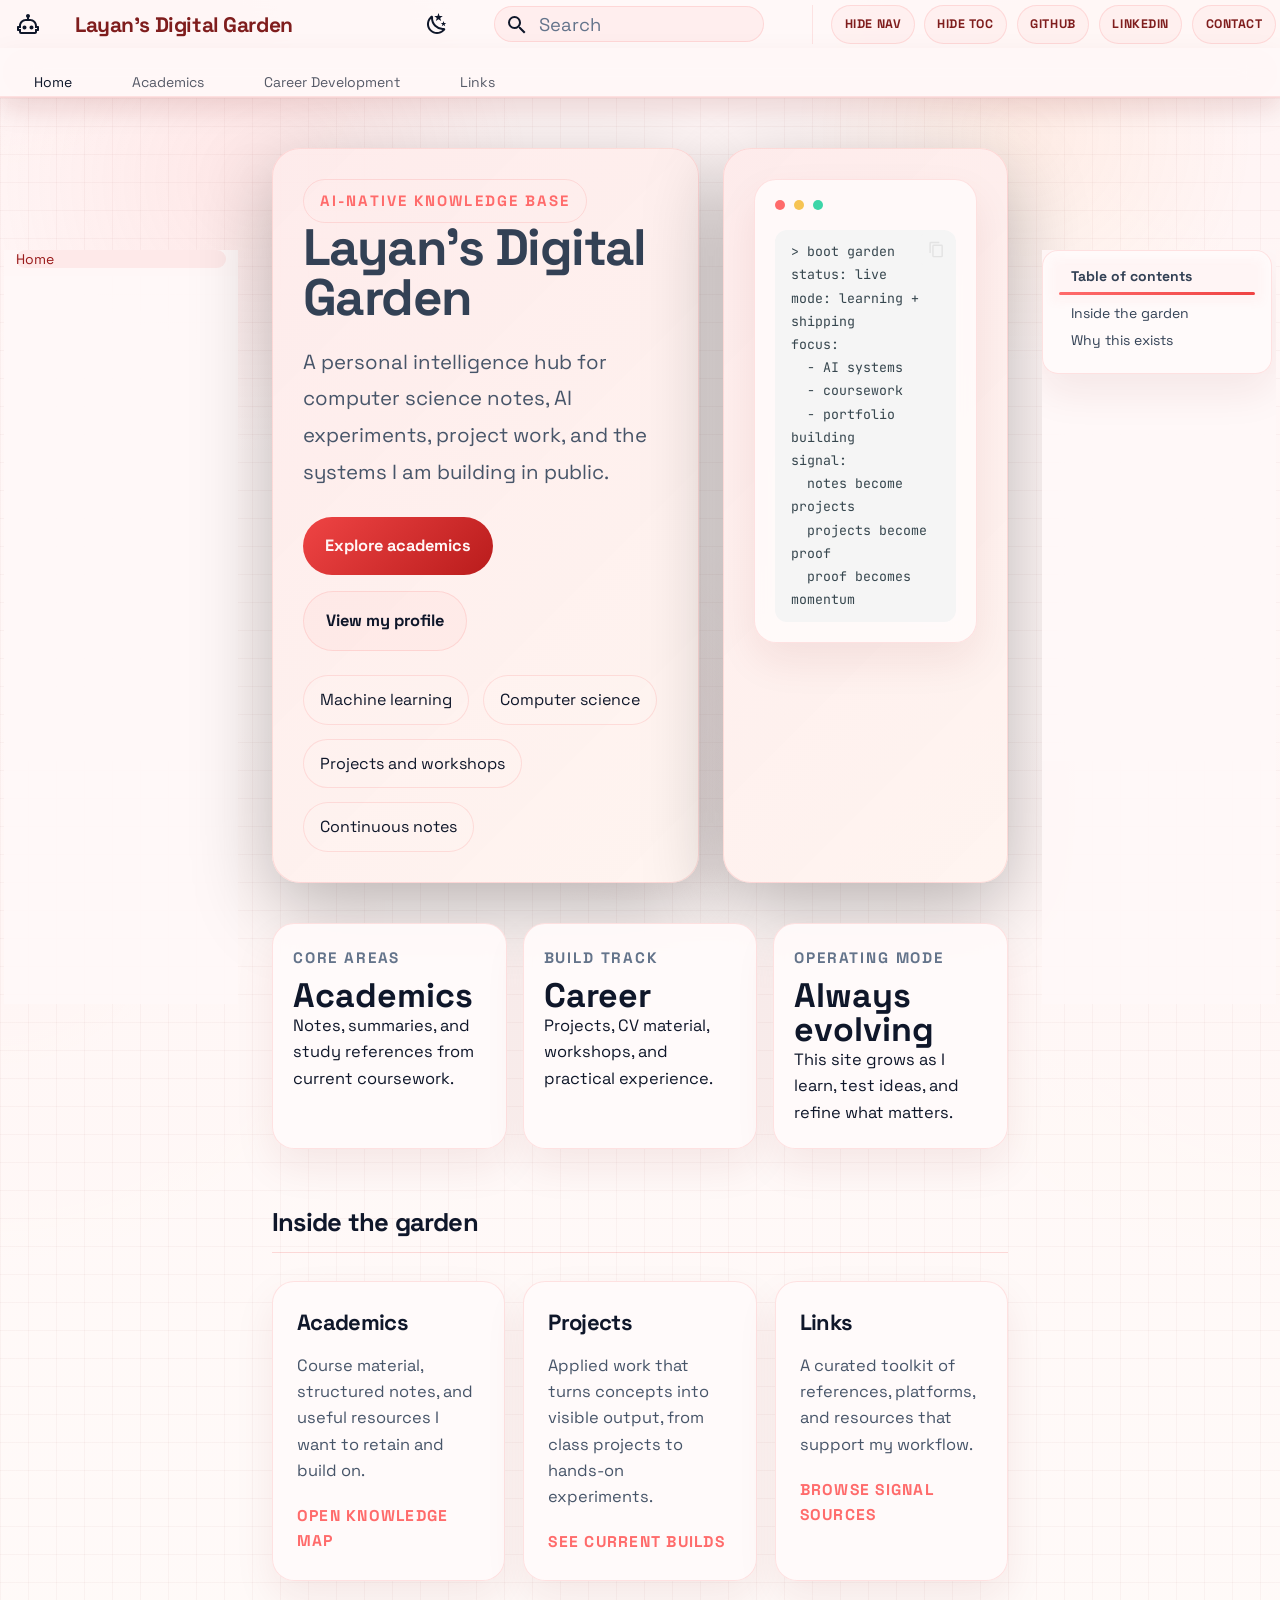
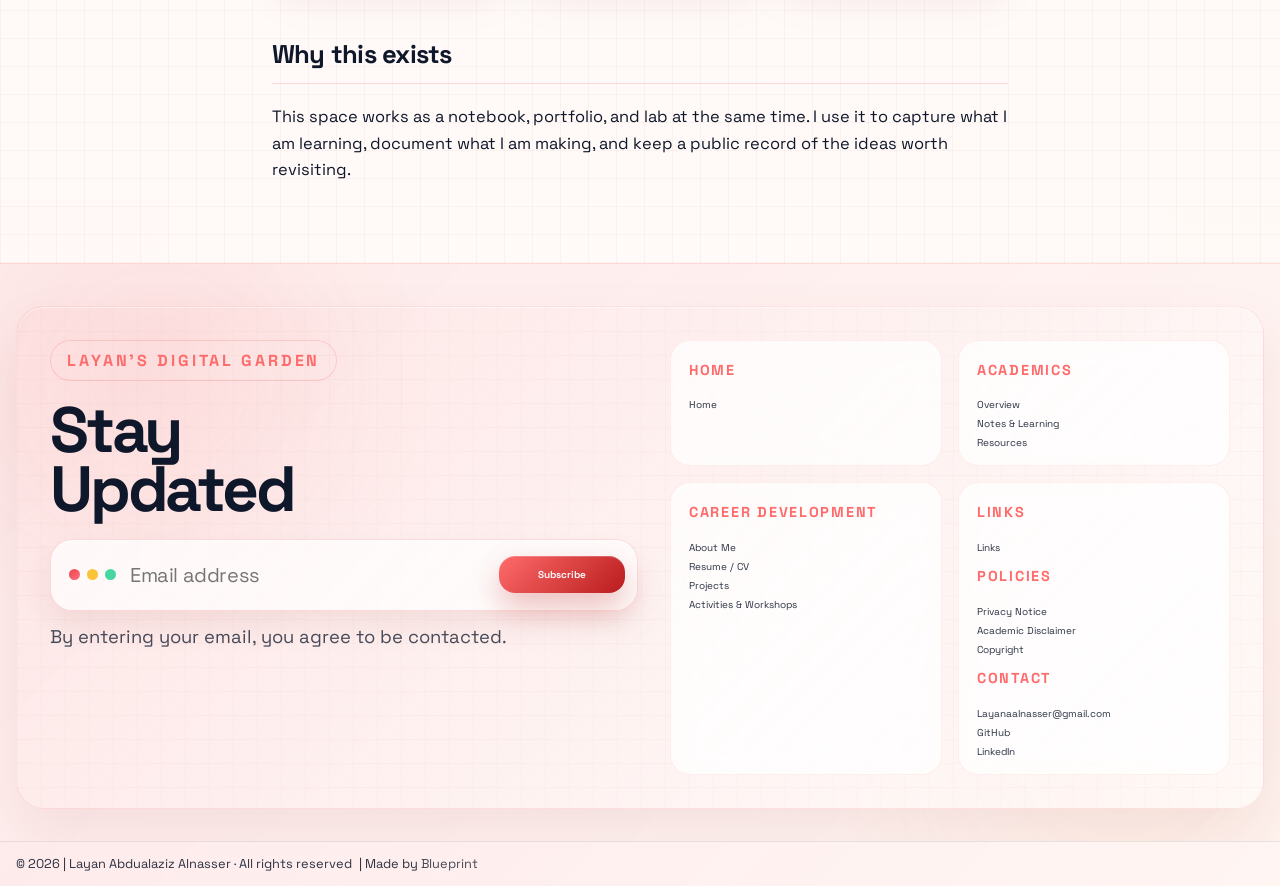
<file: site/index.html>
<!doctype html>
<html lang="en" class="no-js">
  <head>
    
      <meta charset="utf-8">
      <meta name="viewport" content="width=device-width,initial-scale=1">
      
      
      
        <link rel="canonical" href="https://layanalnasser.github.io/My-Garden/">
      
      
      
        <link rel="next" href="academics/">
      
      
        
      
      
      <link rel="icon" href="assets/images/favicon.png">
      <meta name="generator" content="mkdocs-1.6.1, mkdocs-material-9.7.2">
    
    
      
        <title>Layan's Digital Garden</title>
      
    
    
      <link rel="stylesheet" href="assets/stylesheets/main.484c7ddc.min.css">
      
        
        <link rel="stylesheet" href="assets/stylesheets/palette.ab4e12ef.min.css">
      
      


    
    
      
    
    
      
        
        
        <link rel="preconnect" href="https://fonts.gstatic.com" crossorigin>
        <link rel="stylesheet" href="https://fonts.googleapis.com/css?family=Space+Grotesk:300,300i,400,400i,700,700i%7CJetBrains+Mono:400,400i,700,700i&display=fallback">
        <style>:root{--md-text-font:"Space Grotesk";--md-code-font:"JetBrains Mono"}</style>
      
    
    
      <link rel="stylesheet" href="styles/extra.css">
    
    <script>__md_scope=new URL(".",location),__md_hash=e=>[...e].reduce(((e,_)=>(e<<5)-e+_.charCodeAt(0)),0),__md_get=(e,_=localStorage,t=__md_scope)=>JSON.parse(_.getItem(t.pathname+"."+e)),__md_set=(e,_,t=localStorage,a=__md_scope)=>{try{t.setItem(a.pathname+"."+e,JSON.stringify(_))}catch(e){}}</script>
    
      

    
    
  </head>
  
  
    
    
      
    
    
    
    
    <body dir="ltr" data-md-color-scheme="default" data-md-color-primary="red" data-md-color-accent="red">
  
    
    <input class="md-toggle" data-md-toggle="drawer" type="checkbox" id="__drawer" autocomplete="off">
    <input class="md-toggle" data-md-toggle="search" type="checkbox" id="__search" autocomplete="off">
    <label class="md-overlay" for="__drawer"></label>
    <div data-md-component="skip">
      
        
        <a href="#inside-the-garden" class="md-skip">
          Skip to content
        </a>
      
    </div>
    <div data-md-component="announce">
      
    </div>
    
    
      

  

<header class="md-header md-header--shadow md-header--lifted" data-md-component="header">
  <nav class="md-header__inner md-grid" aria-label="Header">
    <a href="." title="Layan&#39;s Digital Garden" class="md-header__button md-logo" aria-label="Layan's Digital Garden" data-md-component="logo">
      
  
  <svg xmlns="http://www.w3.org/2000/svg" viewBox="0 0 24 24"><path d="M17.5 15.5c0 1.11-.89 2-2 2s-2-.89-2-2 .9-2 2-2 2 .9 2 2m-9-2c-1.1 0-2 .9-2 2s.9 2 2 2 2-.89 2-2-.89-2-2-2M23 15v3c0 .55-.45 1-1 1h-1v1c0 1.11-.89 2-2 2H5a2 2 0 0 1-2-2v-1H2c-.55 0-1-.45-1-1v-3c0-.55.45-1 1-1h1c0-3.87 3.13-7 7-7h1V5.73c-.6-.34-1-.99-1-1.73 0-1.1.9-2 2-2s2 .9 2 2c0 .74-.4 1.39-1 1.73V7h1c3.87 0 7 3.13 7 7h1c.55 0 1 .45 1 1m-2 1h-2v-2c0-2.76-2.24-5-5-5h-4c-2.76 0-5 2.24-5 5v2H3v1h2v3h14v-3h2z"/></svg>

    </a>
    <label class="md-header__button md-icon" for="__drawer">
      
      <svg xmlns="http://www.w3.org/2000/svg" viewBox="0 0 24 24"><path d="M3 6h18v2H3zm0 5h18v2H3zm0 5h18v2H3z"/></svg>
    </label>
    <div class="md-header__title" data-md-component="header-title">
      <div class="md-header__ellipsis">
        <div class="md-header__topic">
          <span class="md-ellipsis">
            Layan's Digital Garden
          </span>
        </div>
        <div class="md-header__topic" data-md-component="header-topic">
          <span class="md-ellipsis">
            
              Home
            
          </span>
        </div>
      </div>
    </div>
    
      
        <form class="md-header__option" data-md-component="palette">
  
    
    
    
    <input class="md-option" data-md-color-media="" data-md-color-scheme="default" data-md-color-primary="red" data-md-color-accent="red"  aria-label="Switch to dark mode"  type="radio" name="__palette" id="__palette_0">
    
      <label class="md-header__button md-icon" title="Switch to dark mode" for="__palette_1" hidden>
        <svg xmlns="http://www.w3.org/2000/svg" viewBox="0 0 24 24"><path d="m17.75 4.09-2.53 1.94.91 3.06-2.63-1.81-2.63 1.81.91-3.06-2.53-1.94L12.44 4l1.06-3 1.06 3zm3.5 6.91-1.64 1.25.59 1.98-1.7-1.17-1.7 1.17.59-1.98L15.75 11l2.06-.05L18.5 9l.69 1.95zm-2.28 4.95c.83-.08 1.72 1.1 1.19 1.85-.32.45-.66.87-1.08 1.27C15.17 23 8.84 23 4.94 19.07c-3.91-3.9-3.91-10.24 0-14.14.4-.4.82-.76 1.27-1.08.75-.53 1.93.36 1.85 1.19-.27 2.86.69 5.83 2.89 8.02a9.96 9.96 0 0 0 8.02 2.89m-1.64 2.02a12.08 12.08 0 0 1-7.8-3.47c-2.17-2.19-3.33-5-3.49-7.82-2.81 3.14-2.7 7.96.31 10.98 3.02 3.01 7.84 3.12 10.98.31"/></svg>
      </label>
    
  
    
    
    
    <input class="md-option" data-md-color-media="" data-md-color-scheme="slate" data-md-color-primary="red" data-md-color-accent="red"  aria-label="Switch to light mode"  type="radio" name="__palette" id="__palette_1">
    
      <label class="md-header__button md-icon" title="Switch to light mode" for="__palette_0" hidden>
        <svg xmlns="http://www.w3.org/2000/svg" viewBox="0 0 24 24"><path d="M12 7a5 5 0 0 1 5 5 5 5 0 0 1-5 5 5 5 0 0 1-5-5 5 5 0 0 1 5-5m0 2a3 3 0 0 0-3 3 3 3 0 0 0 3 3 3 3 0 0 0 3-3 3 3 0 0 0-3-3m0-7 2.39 3.42C13.65 5.15 12.84 5 12 5s-1.65.15-2.39.42zM3.34 7l4.16-.35A7.2 7.2 0 0 0 5.94 8.5c-.44.74-.69 1.5-.83 2.29zm.02 10 1.76-3.77a7.131 7.131 0 0 0 2.38 4.14zM20.65 7l-1.77 3.79a7.02 7.02 0 0 0-2.38-4.15zm-.01 10-4.14.36c.59-.51 1.12-1.14 1.54-1.86.42-.73.69-1.5.83-2.29zM12 22l-2.41-3.44c.74.27 1.55.44 2.41.44.82 0 1.63-.17 2.37-.44z"/></svg>
      </label>
    
  
</form>
      
    
    
      <script>var palette=__md_get("__palette");if(palette&&palette.color){if("(prefers-color-scheme)"===palette.color.media){var media=matchMedia("(prefers-color-scheme: light)"),input=document.querySelector(media.matches?"[data-md-color-media='(prefers-color-scheme: light)']":"[data-md-color-media='(prefers-color-scheme: dark)']");palette.color.media=input.getAttribute("data-md-color-media"),palette.color.scheme=input.getAttribute("data-md-color-scheme"),palette.color.primary=input.getAttribute("data-md-color-primary"),palette.color.accent=input.getAttribute("data-md-color-accent")}for(var[key,value]of Object.entries(palette.color))document.body.setAttribute("data-md-color-"+key,value)}</script>
    
    
    
      
      
        <label class="md-header__button md-icon" for="__search">
          
          <svg xmlns="http://www.w3.org/2000/svg" viewBox="0 0 24 24"><path d="M9.5 3A6.5 6.5 0 0 1 16 9.5c0 1.61-.59 3.09-1.56 4.23l.27.27h.79l5 5-1.5 1.5-5-5v-.79l-.27-.27A6.52 6.52 0 0 1 9.5 16 6.5 6.5 0 0 1 3 9.5 6.5 6.5 0 0 1 9.5 3m0 2C7 5 5 7 5 9.5S7 14 9.5 14 14 12 14 9.5 12 5 9.5 5"/></svg>
        </label>
        <div class="md-search" data-md-component="search" role="dialog">
  <label class="md-search__overlay" for="__search"></label>
  <div class="md-search__inner" role="search">
    <form class="md-search__form" name="search">
      <input type="text" class="md-search__input" name="query" aria-label="Search" placeholder="Search" autocapitalize="off" autocorrect="off" autocomplete="off" spellcheck="false" data-md-component="search-query" required>
      <label class="md-search__icon md-icon" for="__search">
        
        <svg xmlns="http://www.w3.org/2000/svg" viewBox="0 0 24 24"><path d="M9.5 3A6.5 6.5 0 0 1 16 9.5c0 1.61-.59 3.09-1.56 4.23l.27.27h.79l5 5-1.5 1.5-5-5v-.79l-.27-.27A6.52 6.52 0 0 1 9.5 16 6.5 6.5 0 0 1 3 9.5 6.5 6.5 0 0 1 9.5 3m0 2C7 5 5 7 5 9.5S7 14 9.5 14 14 12 14 9.5 12 5 9.5 5"/></svg>
        
        <svg xmlns="http://www.w3.org/2000/svg" viewBox="0 0 24 24"><path d="M20 11v2H8l5.5 5.5-1.42 1.42L4.16 12l7.92-7.92L13.5 5.5 8 11z"/></svg>
      </label>
      <nav class="md-search__options" aria-label="Search">
        
          <a href="javascript:void(0)" class="md-search__icon md-icon" title="Share" aria-label="Share" data-clipboard data-clipboard-text="" data-md-component="search-share" tabindex="-1">
            
            <svg xmlns="http://www.w3.org/2000/svg" viewBox="0 0 24 24"><path d="M18 16.08c-.76 0-1.44.3-1.96.77L8.91 12.7c.05-.23.09-.46.09-.7s-.04-.47-.09-.7l7.05-4.11c.54.5 1.25.81 2.04.81a3 3 0 0 0 3-3 3 3 0 0 0-3-3 3 3 0 0 0-3 3c0 .24.04.47.09.7L8.04 9.81C7.5 9.31 6.79 9 6 9a3 3 0 0 0-3 3 3 3 0 0 0 3 3c.79 0 1.5-.31 2.04-.81l7.12 4.15c-.05.21-.08.43-.08.66 0 1.61 1.31 2.91 2.92 2.91s2.92-1.3 2.92-2.91A2.92 2.92 0 0 0 18 16.08"/></svg>
          </a>
        
        <button type="reset" class="md-search__icon md-icon" title="Clear" aria-label="Clear" tabindex="-1">
          
          <svg xmlns="http://www.w3.org/2000/svg" viewBox="0 0 24 24"><path d="M19 6.41 17.59 5 12 10.59 6.41 5 5 6.41 10.59 12 5 17.59 6.41 19 12 13.41 17.59 19 19 17.59 13.41 12z"/></svg>
        </button>
      </nav>
      
        <div class="md-search__suggest" data-md-component="search-suggest"></div>
      
    </form>
    <div class="md-search__output">
      <div class="md-search__scrollwrap" tabindex="0" data-md-scrollfix>
        <div class="md-search-result" data-md-component="search-result">
          <div class="md-search-result__meta">
            Initializing search
          </div>
          <ol class="md-search-result__list" role="presentation"></ol>
        </div>
      </div>
    </div>
  </div>
</div>
      
    
    
  </nav>
  
    
      
<nav class="md-tabs" aria-label="Tabs" data-md-component="tabs">
  <div class="md-grid">
    <ul class="md-tabs__list">
      
        
  
  
  
    
  
  
    <li class="md-tabs__item md-tabs__item--active">
      <a href="." class="md-tabs__link">
        
  
  
    
  
  Home

      </a>
    </li>
  

      
        
  
  
  
  
    
    
      <li class="md-tabs__item">
        <a href="academics/" class="md-tabs__link">
          
  
  
    
  
  Academics

        </a>
      </li>
    
  

      
        
  
  
  
  
    
    
      <li class="md-tabs__item">
        <a href="career/about/" class="md-tabs__link">
          
  
  
    
  
  Career Development

        </a>
      </li>
    
  

      
        
  
  
  
  
    <li class="md-tabs__item">
      <a href="links/" class="md-tabs__link">
        
  
  
    
  
  Links

      </a>
    </li>
  

      
    </ul>
  </div>
</nav>
    
  
</header>
    
    <div class="md-container" data-md-component="container">
      
      
        
      
      <main class="md-main" data-md-component="main">
        <div class="md-main__inner md-grid">
          
            
              
              <div class="md-sidebar md-sidebar--primary" data-md-component="sidebar" data-md-type="navigation" >
                <div class="md-sidebar__scrollwrap">
                  <div class="md-sidebar__inner">
                    


  


<nav class="md-nav md-nav--primary md-nav--lifted" aria-label="Navigation" data-md-level="0">
  <label class="md-nav__title" for="__drawer">
    <a href="." title="Layan&#39;s Digital Garden" class="md-nav__button md-logo" aria-label="Layan's Digital Garden" data-md-component="logo">
      
  
  <svg xmlns="http://www.w3.org/2000/svg" viewBox="0 0 24 24"><path d="M17.5 15.5c0 1.11-.89 2-2 2s-2-.89-2-2 .9-2 2-2 2 .9 2 2m-9-2c-1.1 0-2 .9-2 2s.9 2 2 2 2-.89 2-2-.89-2-2-2M23 15v3c0 .55-.45 1-1 1h-1v1c0 1.11-.89 2-2 2H5a2 2 0 0 1-2-2v-1H2c-.55 0-1-.45-1-1v-3c0-.55.45-1 1-1h1c0-3.87 3.13-7 7-7h1V5.73c-.6-.34-1-.99-1-1.73 0-1.1.9-2 2-2s2 .9 2 2c0 .74-.4 1.39-1 1.73V7h1c3.87 0 7 3.13 7 7h1c.55 0 1 .45 1 1m-2 1h-2v-2c0-2.76-2.24-5-5-5h-4c-2.76 0-5 2.24-5 5v2H3v1h2v3h14v-3h2z"/></svg>

    </a>
    Layan's Digital Garden
  </label>
  
  <ul class="md-nav__list" data-md-scrollfix>
    
      
      
  
  
    
  
  
  
    <li class="md-nav__item md-nav__item--active">
      
      <input class="md-nav__toggle md-toggle" type="checkbox" id="__toc">
      
      
      
        <label class="md-nav__link md-nav__link--active" for="__toc">
          
  
  
  <span class="md-ellipsis">
    
  
    Home
  

    
  </span>
  
  

          <span class="md-nav__icon md-icon"></span>
        </label>
      
      <a href="." class="md-nav__link md-nav__link--active">
        
  
  
  <span class="md-ellipsis">
    
  
    Home
  

    
  </span>
  
  

      </a>
      
        

<nav class="md-nav md-nav--secondary" aria-label="Table of contents">
  
  
  
  
    <label class="md-nav__title" for="__toc">
      <span class="md-nav__icon md-icon"></span>
      Table of contents
    </label>
    <ul class="md-nav__list" data-md-component="toc" data-md-scrollfix>
      
        <li class="md-nav__item">
  <a href="#inside-the-garden" class="md-nav__link">
    <span class="md-ellipsis">
      
        Inside the garden
      
    </span>
  </a>
  
</li>
      
        <li class="md-nav__item">
  <a href="#why-this-exists" class="md-nav__link">
    <span class="md-ellipsis">
      
        Why this exists
      
    </span>
  </a>
  
</li>
      
    </ul>
  
</nav>
      
    </li>
  

    
      
      
  
  
  
  
    
    
      
        
          
        
      
        
      
        
      
    
    
    
      
      
        
      
    
    
    <li class="md-nav__item md-nav__item--nested">
      
        
        
        <input class="md-nav__toggle md-toggle " type="checkbox" id="__nav_2" >
        
          
          <div class="md-nav__link md-nav__container">
            <a href="academics/" class="md-nav__link ">
              
  
  
  <span class="md-ellipsis">
    
  
    Academics
  

    
  </span>
  
  

            </a>
            
              
              <label class="md-nav__link " for="__nav_2" id="__nav_2_label" tabindex="0">
                <span class="md-nav__icon md-icon"></span>
              </label>
            
          </div>
        
        <nav class="md-nav" data-md-level="1" aria-labelledby="__nav_2_label" aria-expanded="false">
          <label class="md-nav__title" for="__nav_2">
            <span class="md-nav__icon md-icon"></span>
            
  
    Academics
  

          </label>
          <ul class="md-nav__list" data-md-scrollfix>
            
              
            
              
                
  
  
  
  
    <li class="md-nav__item">
      <a href="academics/notes/" class="md-nav__link">
        
  
  
  <span class="md-ellipsis">
    
  
    Notes & Learning
  

    
  </span>
  
  

      </a>
    </li>
  

              
            
              
                
  
  
  
  
    <li class="md-nav__item">
      <a href="academics/resources/" class="md-nav__link">
        
  
  
  <span class="md-ellipsis">
    
  
    Resources
  

    
  </span>
  
  

      </a>
    </li>
  

              
            
          </ul>
        </nav>
      
    </li>
  

    
      
      
  
  
  
  
    
    
      
        
      
        
      
        
      
        
      
    
    
    
      
      
        
      
    
    
    <li class="md-nav__item md-nav__item--nested">
      
        
        
        <input class="md-nav__toggle md-toggle " type="checkbox" id="__nav_3" >
        
          
          <label class="md-nav__link" for="__nav_3" id="__nav_3_label" tabindex="0">
            
  
  
  <span class="md-ellipsis">
    
  
    Career Development
  

    
  </span>
  
  

            <span class="md-nav__icon md-icon"></span>
          </label>
        
        <nav class="md-nav" data-md-level="1" aria-labelledby="__nav_3_label" aria-expanded="false">
          <label class="md-nav__title" for="__nav_3">
            <span class="md-nav__icon md-icon"></span>
            
  
    Career Development
  

          </label>
          <ul class="md-nav__list" data-md-scrollfix>
            
              
                
  
  
  
  
    <li class="md-nav__item">
      <a href="career/about/" class="md-nav__link">
        
  
  
  <span class="md-ellipsis">
    
  
    About Me
  

    
  </span>
  
  

      </a>
    </li>
  

              
            
              
                
  
  
  
  
    <li class="md-nav__item">
      <a href="career/cv/" class="md-nav__link">
        
  
  
  <span class="md-ellipsis">
    
  
    Resume / CV
  

    
  </span>
  
  

      </a>
    </li>
  

              
            
              
                
  
  
  
  
    <li class="md-nav__item">
      <a href="career/projects/" class="md-nav__link">
        
  
  
  <span class="md-ellipsis">
    
  
    Projects
  

    
  </span>
  
  

      </a>
    </li>
  

              
            
              
                
  
  
  
  
    <li class="md-nav__item">
      <a href="career/activities/" class="md-nav__link">
        
  
  
  <span class="md-ellipsis">
    
  
    Activities & Workshops
  

    
  </span>
  
  

      </a>
    </li>
  

              
            
          </ul>
        </nav>
      
    </li>
  

    
      
      
  
  
  
  
    <li class="md-nav__item">
      <a href="links/" class="md-nav__link">
        
  
  
  <span class="md-ellipsis">
    
  
    Links
  

    
  </span>
  
  

      </a>
    </li>
  

    
  </ul>
</nav>
                  </div>
                </div>
              </div>
            
            
              
              <div class="md-sidebar md-sidebar--secondary" data-md-component="sidebar" data-md-type="toc" >
                <div class="md-sidebar__scrollwrap">
                  <div class="md-sidebar__inner">
                    

<nav class="md-nav md-nav--secondary" aria-label="Table of contents">
  
  
  
  
    <label class="md-nav__title" for="__toc">
      <span class="md-nav__icon md-icon"></span>
      Table of contents
    </label>
    <ul class="md-nav__list" data-md-component="toc" data-md-scrollfix>
      
        <li class="md-nav__item">
  <a href="#inside-the-garden" class="md-nav__link">
    <span class="md-ellipsis">
      
        Inside the garden
      
    </span>
  </a>
  
</li>
      
        <li class="md-nav__item">
  <a href="#why-this-exists" class="md-nav__link">
    <span class="md-ellipsis">
      
        Why this exists
      
    </span>
  </a>
  
</li>
      
    </ul>
  
</nav>
                  </div>
                </div>
              </div>
            
          
          
            <div class="md-content" data-md-component="content">
              
                



  


              
              <article class="md-content__inner md-typeset">
                
                  



<section class="ai-hero">
  <div class="ai-hero__panel">
    <span class="ai-kicker">AI-native knowledge base</span>
    <h1>Layan's Digital Garden</h1>
    <p class="ai-lead">
      A personal intelligence hub for computer science notes, AI experiments, project work, and the systems I am building in public.
    </p>
    <div class="ai-actions">
      <a class="ai-button ai-button--primary" href="academics/">Explore academics</a>
      <a class="ai-button ai-button--secondary" href="career/about/">View my profile</a>
    </div>
    <div class="ai-tags">
      <span class="ai-tag">Machine learning</span>
      <span class="ai-tag">Computer science</span>
      <span class="ai-tag">Projects and workshops</span>
      <span class="ai-tag">Continuous notes</span>
    </div>
  </div>
  <aside class="ai-hero__side">
    <div class="ai-terminal">
      <div class="ai-terminal__bar">
        <span class="ai-terminal__dot"></span>
        <span class="ai-terminal__dot"></span>
        <span class="ai-terminal__dot"></span>
      </div>
      <pre><code>&gt; boot garden
status: live
mode: learning + shipping
focus:
  - AI systems
  - coursework
  - portfolio building
signal:
  notes become projects
  projects become proof
  proof becomes momentum</code></pre>
    </div>
  </aside>
</section>

<section class="ai-stats">
  <div class="ai-stat">
    <span class="ai-stat__label">Core areas</span>
    <strong>Academics</strong>
    Notes, summaries, and study references from current coursework.
  </div>
  <div class="ai-stat">
    <span class="ai-stat__label">Build track</span>
    <strong>Career</strong>
    Projects, CV material, workshops, and practical experience.
  </div>
  <div class="ai-stat">
    <span class="ai-stat__label">Operating mode</span>
    <strong>Always evolving</strong>
    This site grows as I learn, test ideas, and refine what matters.
  </div>
</section>

<h2 id="inside-the-garden">Inside the garden<a class="headerlink" href="#inside-the-garden" title="Permanent link">&para;</a></h2>
<div class="ai-section-grid">
  <a class="ai-section-card" href="academics/">
    <h3>Academics</h3>
    <p>Course material, structured notes, and useful resources I want to retain and build on.</p>
    <span class="ai-section-card__meta">Open knowledge map</span>
  </a>
  <a class="ai-section-card" href="career/projects/">
    <h3>Projects</h3>
    <p>Applied work that turns concepts into visible output, from class projects to hands-on experiments.</p>
    <span class="ai-section-card__meta">See current builds</span>
  </a>
  <a class="ai-section-card" href="links/">
    <h3>Links</h3>
    <p>A curated toolkit of references, platforms, and resources that support my workflow.</p>
    <span class="ai-section-card__meta">Browse signal sources</span>
  </a>
</div>

<h2 id="why-this-exists">Why this exists<a class="headerlink" href="#why-this-exists" title="Permanent link">&para;</a></h2>
<p>This space works as a notebook, portfolio, and lab at the same time. I use it to capture what I am learning, document what I am making, and keep a public record of the ideas worth revisiting.</p>












                
              </article>
            </div>
          
          
<script>var target=document.getElementById(location.hash.slice(1));target&&target.name&&(target.checked=target.name.startsWith("__tabbed_"))</script>
        </div>
        
          <button type="button" class="md-top md-icon" data-md-component="top" hidden>
  
  <svg xmlns="http://www.w3.org/2000/svg" viewBox="0 0 24 24"><path d="M13 20h-2V8l-5.5 5.5-1.42-1.42L12 4.16l7.92 7.92-1.42 1.42L13 8z"/></svg>
  Back to top
</button>
        
      </main>
      
        <footer class="md-footer">
  
  <div class="md-footer-meta md-typeset">
    <div class="md-footer-meta__inner md-grid">
      <div class="md-copyright">
  
    <div class="md-copyright__highlight">
      ©️ 2026 | Layan Abdualaziz Alnasser · All rights reserved
    </div>
  
  
    Made with
    <a href="https://squidfunk.github.io/mkdocs-material/" target="_blank" rel="noopener">
      Material for MkDocs
    </a>
  
</div>
      
    </div>
  </div>
</footer>
      
    </div>
    <div class="md-dialog" data-md-component="dialog">
      <div class="md-dialog__inner md-typeset"></div>
    </div>
    
    
    
      
      
      <script id="__config" type="application/json">{"annotate": null, "base": ".", "features": ["navigation.tabs", "navigation.tabs.sticky", "navigation.sections", "navigation.indexes", "navigation.top", "navigation.path", "search.suggest", "search.highlight", "search.share", "content.code.copy", "toc.follow"], "search": "assets/javascripts/workers/search.2c215733.min.js", "tags": null, "translations": {"clipboard.copied": "Copied to clipboard", "clipboard.copy": "Copy to clipboard", "search.result.more.one": "1 more on this page", "search.result.more.other": "# more on this page", "search.result.none": "No matching documents", "search.result.one": "1 matching document", "search.result.other": "# matching documents", "search.result.placeholder": "Type to start searching", "search.result.term.missing": "Missing", "select.version": "Select version"}, "version": null}</script>
    
    
      <script src="assets/javascripts/bundle.79ae519e.min.js"></script>
      
        <script src="javascripts/cta-footer.js"></script>
      
    
  </body>
</html>
</file>
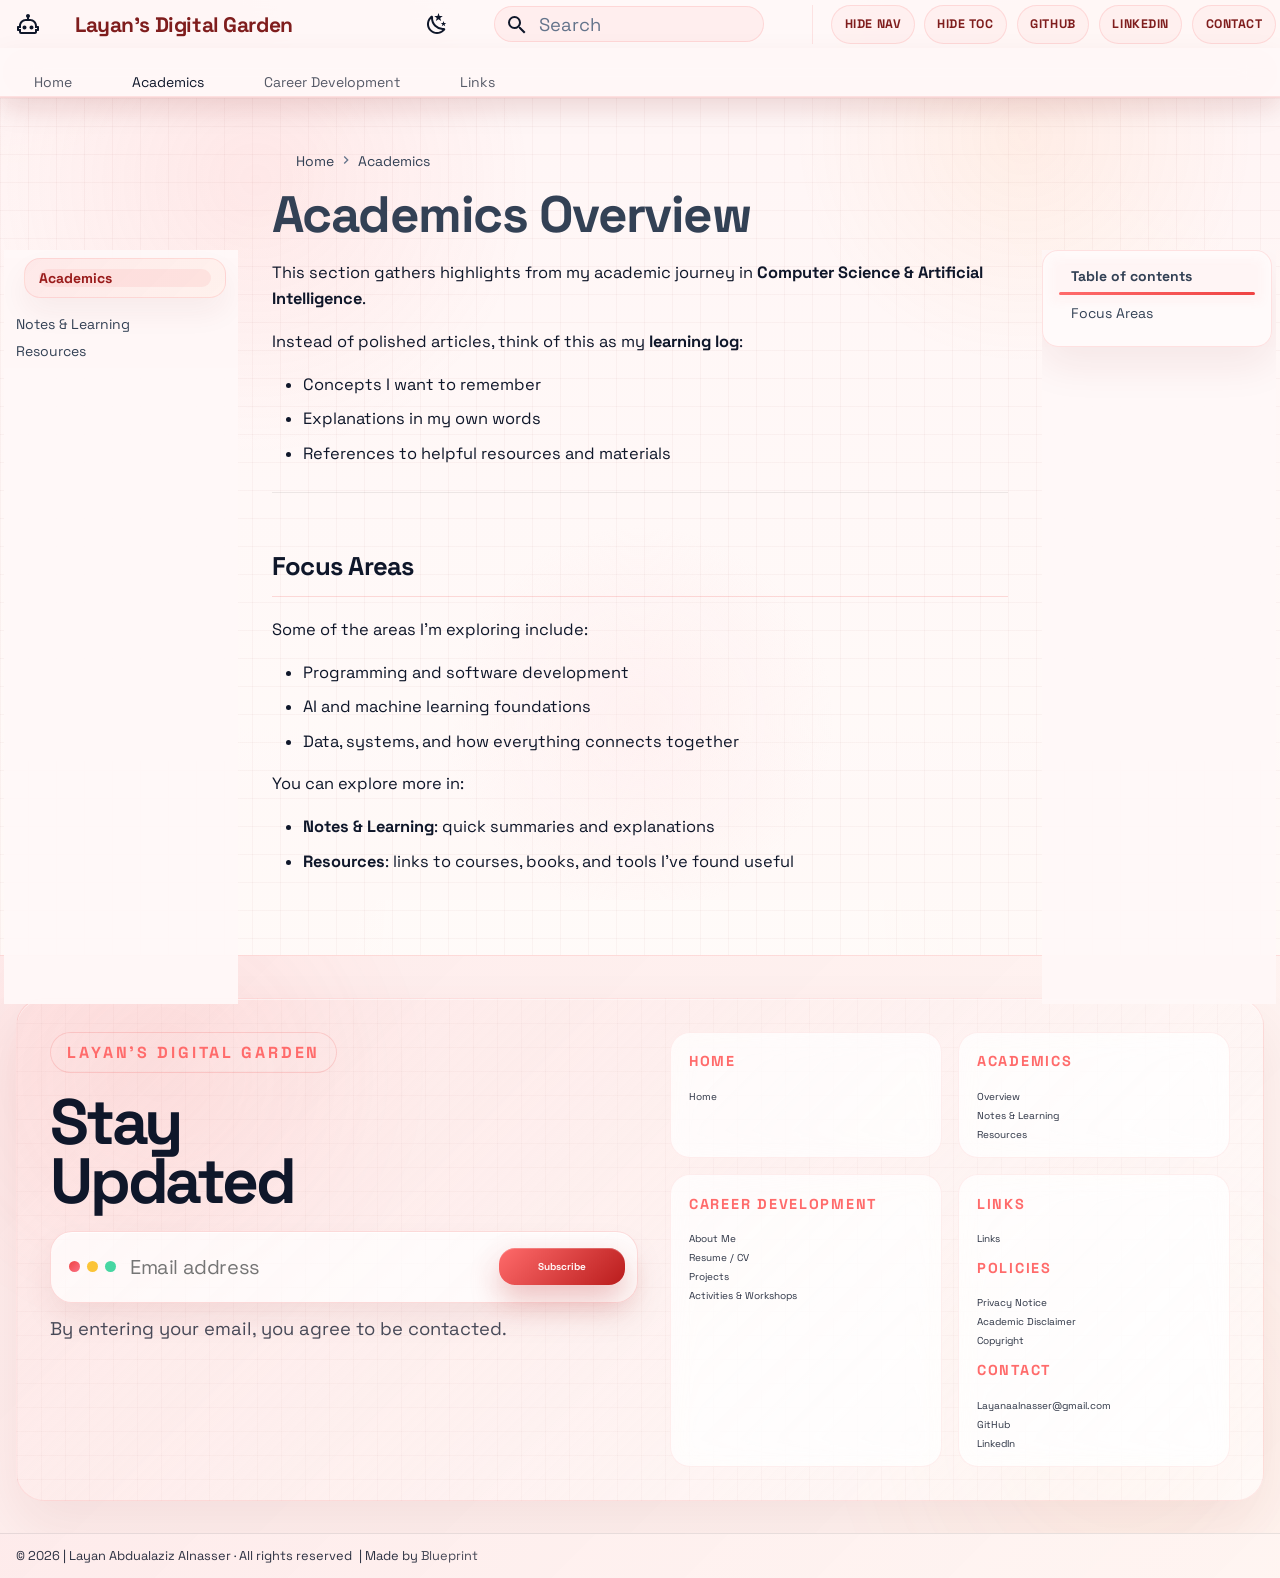
<file: site/academics/index.html>
<!doctype html>
<html lang="en" class="no-js">
  <head>
    
      <meta charset="utf-8">
      <meta name="viewport" content="width=device-width,initial-scale=1">
      
      
      
        <link rel="canonical" href="https://layanalnasser.github.io/My-Garden/academics/">
      
      
        <link rel="prev" href="..">
      
      
        <link rel="next" href="notes/">
      
      
        
      
      
      <link rel="icon" href="../assets/images/favicon.png">
      <meta name="generator" content="mkdocs-1.6.1, mkdocs-material-9.7.2">
    
    
      
        <title>Overview - Layan's Digital Garden</title>
      
    
    
      <link rel="stylesheet" href="../assets/stylesheets/main.484c7ddc.min.css">
      
        
        <link rel="stylesheet" href="../assets/stylesheets/palette.ab4e12ef.min.css">
      
      


    
    
      
    
    
      
        
        
        <link rel="preconnect" href="https://fonts.gstatic.com" crossorigin>
        <link rel="stylesheet" href="https://fonts.googleapis.com/css?family=Space+Grotesk:300,300i,400,400i,700,700i%7CJetBrains+Mono:400,400i,700,700i&display=fallback">
        <style>:root{--md-text-font:"Space Grotesk";--md-code-font:"JetBrains Mono"}</style>
      
    
    
      <link rel="stylesheet" href="../styles/extra.css">
    
    <script>__md_scope=new URL("..",location),__md_hash=e=>[...e].reduce(((e,_)=>(e<<5)-e+_.charCodeAt(0)),0),__md_get=(e,_=localStorage,t=__md_scope)=>JSON.parse(_.getItem(t.pathname+"."+e)),__md_set=(e,_,t=localStorage,a=__md_scope)=>{try{t.setItem(a.pathname+"."+e,JSON.stringify(_))}catch(e){}}</script>
    
      

    
    
  </head>
  
  
    
    
      
    
    
    
    
    <body dir="ltr" data-md-color-scheme="default" data-md-color-primary="red" data-md-color-accent="red">
  
    
    <input class="md-toggle" data-md-toggle="drawer" type="checkbox" id="__drawer" autocomplete="off">
    <input class="md-toggle" data-md-toggle="search" type="checkbox" id="__search" autocomplete="off">
    <label class="md-overlay" for="__drawer"></label>
    <div data-md-component="skip">
      
        
        <a href="#academics-overview" class="md-skip">
          Skip to content
        </a>
      
    </div>
    <div data-md-component="announce">
      
    </div>
    
    
      

  

<header class="md-header md-header--shadow md-header--lifted" data-md-component="header">
  <nav class="md-header__inner md-grid" aria-label="Header">
    <a href=".." title="Layan&#39;s Digital Garden" class="md-header__button md-logo" aria-label="Layan's Digital Garden" data-md-component="logo">
      
  
  <svg xmlns="http://www.w3.org/2000/svg" viewBox="0 0 24 24"><path d="M17.5 15.5c0 1.11-.89 2-2 2s-2-.89-2-2 .9-2 2-2 2 .9 2 2m-9-2c-1.1 0-2 .9-2 2s.9 2 2 2 2-.89 2-2-.89-2-2-2M23 15v3c0 .55-.45 1-1 1h-1v1c0 1.11-.89 2-2 2H5a2 2 0 0 1-2-2v-1H2c-.55 0-1-.45-1-1v-3c0-.55.45-1 1-1h1c0-3.87 3.13-7 7-7h1V5.73c-.6-.34-1-.99-1-1.73 0-1.1.9-2 2-2s2 .9 2 2c0 .74-.4 1.39-1 1.73V7h1c3.87 0 7 3.13 7 7h1c.55 0 1 .45 1 1m-2 1h-2v-2c0-2.76-2.24-5-5-5h-4c-2.76 0-5 2.24-5 5v2H3v1h2v3h14v-3h2z"/></svg>

    </a>
    <label class="md-header__button md-icon" for="__drawer">
      
      <svg xmlns="http://www.w3.org/2000/svg" viewBox="0 0 24 24"><path d="M3 6h18v2H3zm0 5h18v2H3zm0 5h18v2H3z"/></svg>
    </label>
    <div class="md-header__title" data-md-component="header-title">
      <div class="md-header__ellipsis">
        <div class="md-header__topic">
          <span class="md-ellipsis">
            Layan's Digital Garden
          </span>
        </div>
        <div class="md-header__topic" data-md-component="header-topic">
          <span class="md-ellipsis">
            
              Overview
            
          </span>
        </div>
      </div>
    </div>
    
      
        <form class="md-header__option" data-md-component="palette">
  
    
    
    
    <input class="md-option" data-md-color-media="" data-md-color-scheme="default" data-md-color-primary="red" data-md-color-accent="red"  aria-label="Switch to dark mode"  type="radio" name="__palette" id="__palette_0">
    
      <label class="md-header__button md-icon" title="Switch to dark mode" for="__palette_1" hidden>
        <svg xmlns="http://www.w3.org/2000/svg" viewBox="0 0 24 24"><path d="m17.75 4.09-2.53 1.94.91 3.06-2.63-1.81-2.63 1.81.91-3.06-2.53-1.94L12.44 4l1.06-3 1.06 3zm3.5 6.91-1.64 1.25.59 1.98-1.7-1.17-1.7 1.17.59-1.98L15.75 11l2.06-.05L18.5 9l.69 1.95zm-2.28 4.95c.83-.08 1.72 1.1 1.19 1.85-.32.45-.66.87-1.08 1.27C15.17 23 8.84 23 4.94 19.07c-3.91-3.9-3.91-10.24 0-14.14.4-.4.82-.76 1.27-1.08.75-.53 1.93.36 1.85 1.19-.27 2.86.69 5.83 2.89 8.02a9.96 9.96 0 0 0 8.02 2.89m-1.64 2.02a12.08 12.08 0 0 1-7.8-3.47c-2.17-2.19-3.33-5-3.49-7.82-2.81 3.14-2.7 7.96.31 10.98 3.02 3.01 7.84 3.12 10.98.31"/></svg>
      </label>
    
  
    
    
    
    <input class="md-option" data-md-color-media="" data-md-color-scheme="slate" data-md-color-primary="red" data-md-color-accent="red"  aria-label="Switch to light mode"  type="radio" name="__palette" id="__palette_1">
    
      <label class="md-header__button md-icon" title="Switch to light mode" for="__palette_0" hidden>
        <svg xmlns="http://www.w3.org/2000/svg" viewBox="0 0 24 24"><path d="M12 7a5 5 0 0 1 5 5 5 5 0 0 1-5 5 5 5 0 0 1-5-5 5 5 0 0 1 5-5m0 2a3 3 0 0 0-3 3 3 3 0 0 0 3 3 3 3 0 0 0 3-3 3 3 0 0 0-3-3m0-7 2.39 3.42C13.65 5.15 12.84 5 12 5s-1.65.15-2.39.42zM3.34 7l4.16-.35A7.2 7.2 0 0 0 5.94 8.5c-.44.74-.69 1.5-.83 2.29zm.02 10 1.76-3.77a7.131 7.131 0 0 0 2.38 4.14zM20.65 7l-1.77 3.79a7.02 7.02 0 0 0-2.38-4.15zm-.01 10-4.14.36c.59-.51 1.12-1.14 1.54-1.86.42-.73.69-1.5.83-2.29zM12 22l-2.41-3.44c.74.27 1.55.44 2.41.44.82 0 1.63-.17 2.37-.44z"/></svg>
      </label>
    
  
</form>
      
    
    
      <script>var palette=__md_get("__palette");if(palette&&palette.color){if("(prefers-color-scheme)"===palette.color.media){var media=matchMedia("(prefers-color-scheme: light)"),input=document.querySelector(media.matches?"[data-md-color-media='(prefers-color-scheme: light)']":"[data-md-color-media='(prefers-color-scheme: dark)']");palette.color.media=input.getAttribute("data-md-color-media"),palette.color.scheme=input.getAttribute("data-md-color-scheme"),palette.color.primary=input.getAttribute("data-md-color-primary"),palette.color.accent=input.getAttribute("data-md-color-accent")}for(var[key,value]of Object.entries(palette.color))document.body.setAttribute("data-md-color-"+key,value)}</script>
    
    
    
      
      
        <label class="md-header__button md-icon" for="__search">
          
          <svg xmlns="http://www.w3.org/2000/svg" viewBox="0 0 24 24"><path d="M9.5 3A6.5 6.5 0 0 1 16 9.5c0 1.61-.59 3.09-1.56 4.23l.27.27h.79l5 5-1.5 1.5-5-5v-.79l-.27-.27A6.52 6.52 0 0 1 9.5 16 6.5 6.5 0 0 1 3 9.5 6.5 6.5 0 0 1 9.5 3m0 2C7 5 5 7 5 9.5S7 14 9.5 14 14 12 14 9.5 12 5 9.5 5"/></svg>
        </label>
        <div class="md-search" data-md-component="search" role="dialog">
  <label class="md-search__overlay" for="__search"></label>
  <div class="md-search__inner" role="search">
    <form class="md-search__form" name="search">
      <input type="text" class="md-search__input" name="query" aria-label="Search" placeholder="Search" autocapitalize="off" autocorrect="off" autocomplete="off" spellcheck="false" data-md-component="search-query" required>
      <label class="md-search__icon md-icon" for="__search">
        
        <svg xmlns="http://www.w3.org/2000/svg" viewBox="0 0 24 24"><path d="M9.5 3A6.5 6.5 0 0 1 16 9.5c0 1.61-.59 3.09-1.56 4.23l.27.27h.79l5 5-1.5 1.5-5-5v-.79l-.27-.27A6.52 6.52 0 0 1 9.5 16 6.5 6.5 0 0 1 3 9.5 6.5 6.5 0 0 1 9.5 3m0 2C7 5 5 7 5 9.5S7 14 9.5 14 14 12 14 9.5 12 5 9.5 5"/></svg>
        
        <svg xmlns="http://www.w3.org/2000/svg" viewBox="0 0 24 24"><path d="M20 11v2H8l5.5 5.5-1.42 1.42L4.16 12l7.92-7.92L13.5 5.5 8 11z"/></svg>
      </label>
      <nav class="md-search__options" aria-label="Search">
        
          <a href="javascript:void(0)" class="md-search__icon md-icon" title="Share" aria-label="Share" data-clipboard data-clipboard-text="" data-md-component="search-share" tabindex="-1">
            
            <svg xmlns="http://www.w3.org/2000/svg" viewBox="0 0 24 24"><path d="M18 16.08c-.76 0-1.44.3-1.96.77L8.91 12.7c.05-.23.09-.46.09-.7s-.04-.47-.09-.7l7.05-4.11c.54.5 1.25.81 2.04.81a3 3 0 0 0 3-3 3 3 0 0 0-3-3 3 3 0 0 0-3 3c0 .24.04.47.09.7L8.04 9.81C7.5 9.31 6.79 9 6 9a3 3 0 0 0-3 3 3 3 0 0 0 3 3c.79 0 1.5-.31 2.04-.81l7.12 4.15c-.05.21-.08.43-.08.66 0 1.61 1.31 2.91 2.92 2.91s2.92-1.3 2.92-2.91A2.92 2.92 0 0 0 18 16.08"/></svg>
          </a>
        
        <button type="reset" class="md-search__icon md-icon" title="Clear" aria-label="Clear" tabindex="-1">
          
          <svg xmlns="http://www.w3.org/2000/svg" viewBox="0 0 24 24"><path d="M19 6.41 17.59 5 12 10.59 6.41 5 5 6.41 10.59 12 5 17.59 6.41 19 12 13.41 17.59 19 19 17.59 13.41 12z"/></svg>
        </button>
      </nav>
      
        <div class="md-search__suggest" data-md-component="search-suggest"></div>
      
    </form>
    <div class="md-search__output">
      <div class="md-search__scrollwrap" tabindex="0" data-md-scrollfix>
        <div class="md-search-result" data-md-component="search-result">
          <div class="md-search-result__meta">
            Initializing search
          </div>
          <ol class="md-search-result__list" role="presentation"></ol>
        </div>
      </div>
    </div>
  </div>
</div>
      
    
    
  </nav>
  
    
      
<nav class="md-tabs" aria-label="Tabs" data-md-component="tabs">
  <div class="md-grid">
    <ul class="md-tabs__list">
      
        
  
  
  
  
    <li class="md-tabs__item">
      <a href=".." class="md-tabs__link">
        
  
  
    
  
  Home

      </a>
    </li>
  

      
        
  
  
  
    
  
  
    
    
      <li class="md-tabs__item md-tabs__item--active">
        <a href="./" class="md-tabs__link">
          
  
  
    
  
  Academics

        </a>
      </li>
    
  

      
        
  
  
  
  
    
    
      <li class="md-tabs__item">
        <a href="../career/about/" class="md-tabs__link">
          
  
  
    
  
  Career Development

        </a>
      </li>
    
  

      
        
  
  
  
  
    <li class="md-tabs__item">
      <a href="../links/" class="md-tabs__link">
        
  
  
    
  
  Links

      </a>
    </li>
  

      
    </ul>
  </div>
</nav>
    
  
</header>
    
    <div class="md-container" data-md-component="container">
      
      
        
      
      <main class="md-main" data-md-component="main">
        <div class="md-main__inner md-grid">
          
            
              
              <div class="md-sidebar md-sidebar--primary" data-md-component="sidebar" data-md-type="navigation" >
                <div class="md-sidebar__scrollwrap">
                  <div class="md-sidebar__inner">
                    


  


<nav class="md-nav md-nav--primary md-nav--lifted" aria-label="Navigation" data-md-level="0">
  <label class="md-nav__title" for="__drawer">
    <a href=".." title="Layan&#39;s Digital Garden" class="md-nav__button md-logo" aria-label="Layan's Digital Garden" data-md-component="logo">
      
  
  <svg xmlns="http://www.w3.org/2000/svg" viewBox="0 0 24 24"><path d="M17.5 15.5c0 1.11-.89 2-2 2s-2-.89-2-2 .9-2 2-2 2 .9 2 2m-9-2c-1.1 0-2 .9-2 2s.9 2 2 2 2-.89 2-2-.89-2-2-2M23 15v3c0 .55-.45 1-1 1h-1v1c0 1.11-.89 2-2 2H5a2 2 0 0 1-2-2v-1H2c-.55 0-1-.45-1-1v-3c0-.55.45-1 1-1h1c0-3.87 3.13-7 7-7h1V5.73c-.6-.34-1-.99-1-1.73 0-1.1.9-2 2-2s2 .9 2 2c0 .74-.4 1.39-1 1.73V7h1c3.87 0 7 3.13 7 7h1c.55 0 1 .45 1 1m-2 1h-2v-2c0-2.76-2.24-5-5-5h-4c-2.76 0-5 2.24-5 5v2H3v1h2v3h14v-3h2z"/></svg>

    </a>
    Layan's Digital Garden
  </label>
  
  <ul class="md-nav__list" data-md-scrollfix>
    
      
      
  
  
  
  
    <li class="md-nav__item">
      <a href=".." class="md-nav__link">
        
  
  
  <span class="md-ellipsis">
    
  
    Home
  

    
  </span>
  
  

      </a>
    </li>
  

    
      
      
  
  
    
  
  
  
    
    
      
        
          
        
      
        
      
        
      
    
    
    
      
        
        
      
      
        
      
    
    
    <li class="md-nav__item md-nav__item--active md-nav__item--section md-nav__item--nested">
      
        
        
        <input class="md-nav__toggle md-toggle " type="checkbox" id="__nav_2" checked>
        
          
          <div class="md-nav__link md-nav__container">
            <a href="./" class="md-nav__link md-nav__link--active">
              
  
  
  <span class="md-ellipsis">
    
  
    Academics
  

    
  </span>
  
  

            </a>
            
              
              <label class="md-nav__link md-nav__link--active" for="__nav_2" id="__nav_2_label" tabindex="">
                <span class="md-nav__icon md-icon"></span>
              </label>
            
          </div>
        
        <nav class="md-nav" data-md-level="1" aria-labelledby="__nav_2_label" aria-expanded="true">
          <label class="md-nav__title" for="__nav_2">
            <span class="md-nav__icon md-icon"></span>
            
  
    Academics
  

          </label>
          <ul class="md-nav__list" data-md-scrollfix>
            
              
            
              
                
  
  
  
  
    <li class="md-nav__item">
      <a href="notes/" class="md-nav__link">
        
  
  
  <span class="md-ellipsis">
    
  
    Notes & Learning
  

    
  </span>
  
  

      </a>
    </li>
  

              
            
              
                
  
  
  
  
    <li class="md-nav__item">
      <a href="resources/" class="md-nav__link">
        
  
  
  <span class="md-ellipsis">
    
  
    Resources
  

    
  </span>
  
  

      </a>
    </li>
  

              
            
          </ul>
        </nav>
      
    </li>
  

    
      
      
  
  
  
  
    
    
      
        
      
        
      
        
      
        
      
    
    
    
      
      
        
      
    
    
    <li class="md-nav__item md-nav__item--nested">
      
        
        
        <input class="md-nav__toggle md-toggle " type="checkbox" id="__nav_3" >
        
          
          <label class="md-nav__link" for="__nav_3" id="__nav_3_label" tabindex="0">
            
  
  
  <span class="md-ellipsis">
    
  
    Career Development
  

    
  </span>
  
  

            <span class="md-nav__icon md-icon"></span>
          </label>
        
        <nav class="md-nav" data-md-level="1" aria-labelledby="__nav_3_label" aria-expanded="false">
          <label class="md-nav__title" for="__nav_3">
            <span class="md-nav__icon md-icon"></span>
            
  
    Career Development
  

          </label>
          <ul class="md-nav__list" data-md-scrollfix>
            
              
                
  
  
  
  
    <li class="md-nav__item">
      <a href="../career/about/" class="md-nav__link">
        
  
  
  <span class="md-ellipsis">
    
  
    About Me
  

    
  </span>
  
  

      </a>
    </li>
  

              
            
              
                
  
  
  
  
    <li class="md-nav__item">
      <a href="../career/cv/" class="md-nav__link">
        
  
  
  <span class="md-ellipsis">
    
  
    Resume / CV
  

    
  </span>
  
  

      </a>
    </li>
  

              
            
              
                
  
  
  
  
    <li class="md-nav__item">
      <a href="../career/projects/" class="md-nav__link">
        
  
  
  <span class="md-ellipsis">
    
  
    Projects
  

    
  </span>
  
  

      </a>
    </li>
  

              
            
              
                
  
  
  
  
    <li class="md-nav__item">
      <a href="../career/activities/" class="md-nav__link">
        
  
  
  <span class="md-ellipsis">
    
  
    Activities & Workshops
  

    
  </span>
  
  

      </a>
    </li>
  

              
            
          </ul>
        </nav>
      
    </li>
  

    
      
      
  
  
  
  
    <li class="md-nav__item">
      <a href="../links/" class="md-nav__link">
        
  
  
  <span class="md-ellipsis">
    
  
    Links
  

    
  </span>
  
  

      </a>
    </li>
  

    
  </ul>
</nav>
                  </div>
                </div>
              </div>
            
            
              
              <div class="md-sidebar md-sidebar--secondary" data-md-component="sidebar" data-md-type="toc" >
                <div class="md-sidebar__scrollwrap">
                  <div class="md-sidebar__inner">
                    

<nav class="md-nav md-nav--secondary" aria-label="Table of contents">
  
  
  
    
  
  
    <label class="md-nav__title" for="__toc">
      <span class="md-nav__icon md-icon"></span>
      Table of contents
    </label>
    <ul class="md-nav__list" data-md-component="toc" data-md-scrollfix>
      
        <li class="md-nav__item">
  <a href="#focus-areas" class="md-nav__link">
    <span class="md-ellipsis">
      
        Focus Areas
      
    </span>
  </a>
  
</li>
      
    </ul>
  
</nav>
                  </div>
                </div>
              </div>
            
          
          
            <div class="md-content" data-md-component="content">
              
                



  


  <nav class="md-path" aria-label="Navigation" >
    <ol class="md-path__list">
      
        
  
  
    <li class="md-path__item">
      <a href=".." class="md-path__link">
        
  <span class="md-ellipsis">
    Home
  </span>

      </a>
    </li>
  

      
      
        
  
  
    
    
      <li class="md-path__item">
        <a href="./" class="md-path__link">
          
  <span class="md-ellipsis">
    Academics
  </span>

        </a>
      </li>
    
  

      
    </ol>
  </nav>

              
              <article class="md-content__inner md-typeset">
                
                  



<h1 id="academics-overview">Academics Overview<a class="headerlink" href="#academics-overview" title="Permanent link">&para;</a></h1>
<p>This section gathers highlights from my academic journey in <strong>Computer Science &amp; Artificial Intelligence</strong>.</p>
<p>Instead of polished articles, think of this as my <strong>learning log</strong>:</p>
<ul>
<li>Concepts I want to remember  </li>
<li>Explanations in my own words  </li>
<li>References to helpful resources and materials  </li>
</ul>
<hr />
<h2 id="focus-areas">Focus Areas<a class="headerlink" href="#focus-areas" title="Permanent link">&para;</a></h2>
<p>Some of the areas I’m exploring include:</p>
<ul>
<li>Programming and software development  </li>
<li>AI and machine learning foundations  </li>
<li>Data, systems, and how everything connects together  </li>
</ul>
<p>You can explore more in:</p>
<ul>
<li><strong>Notes &amp; Learning</strong>: quick summaries and explanations  </li>
<li><strong>Resources</strong>: links to courses, books, and tools I’ve found useful</li>
</ul>












                
              </article>
            </div>
          
          
<script>var target=document.getElementById(location.hash.slice(1));target&&target.name&&(target.checked=target.name.startsWith("__tabbed_"))</script>
        </div>
        
          <button type="button" class="md-top md-icon" data-md-component="top" hidden>
  
  <svg xmlns="http://www.w3.org/2000/svg" viewBox="0 0 24 24"><path d="M13 20h-2V8l-5.5 5.5-1.42-1.42L12 4.16l7.92 7.92-1.42 1.42L13 8z"/></svg>
  Back to top
</button>
        
      </main>
      
        <footer class="md-footer">
  
  <div class="md-footer-meta md-typeset">
    <div class="md-footer-meta__inner md-grid">
      <div class="md-copyright">
  
    <div class="md-copyright__highlight">
      ©️ 2026 | Layan Abdualaziz Alnasser · All rights reserved
    </div>
  
  
    Made with
    <a href="https://squidfunk.github.io/mkdocs-material/" target="_blank" rel="noopener">
      Material for MkDocs
    </a>
  
</div>
      
    </div>
  </div>
</footer>
      
    </div>
    <div class="md-dialog" data-md-component="dialog">
      <div class="md-dialog__inner md-typeset"></div>
    </div>
    
    
    
      
      
      <script id="__config" type="application/json">{"annotate": null, "base": "..", "features": ["navigation.tabs", "navigation.tabs.sticky", "navigation.sections", "navigation.indexes", "navigation.top", "navigation.path", "search.suggest", "search.highlight", "search.share", "content.code.copy", "toc.follow"], "search": "../assets/javascripts/workers/search.2c215733.min.js", "tags": null, "translations": {"clipboard.copied": "Copied to clipboard", "clipboard.copy": "Copy to clipboard", "search.result.more.one": "1 more on this page", "search.result.more.other": "# more on this page", "search.result.none": "No matching documents", "search.result.one": "1 matching document", "search.result.other": "# matching documents", "search.result.placeholder": "Type to start searching", "search.result.term.missing": "Missing", "select.version": "Select version"}, "version": null}</script>
    
    
      <script src="../assets/javascripts/bundle.79ae519e.min.js"></script>
      
        <script src="../javascripts/cta-footer.js"></script>
      
    
  </body>
</html>
</file>
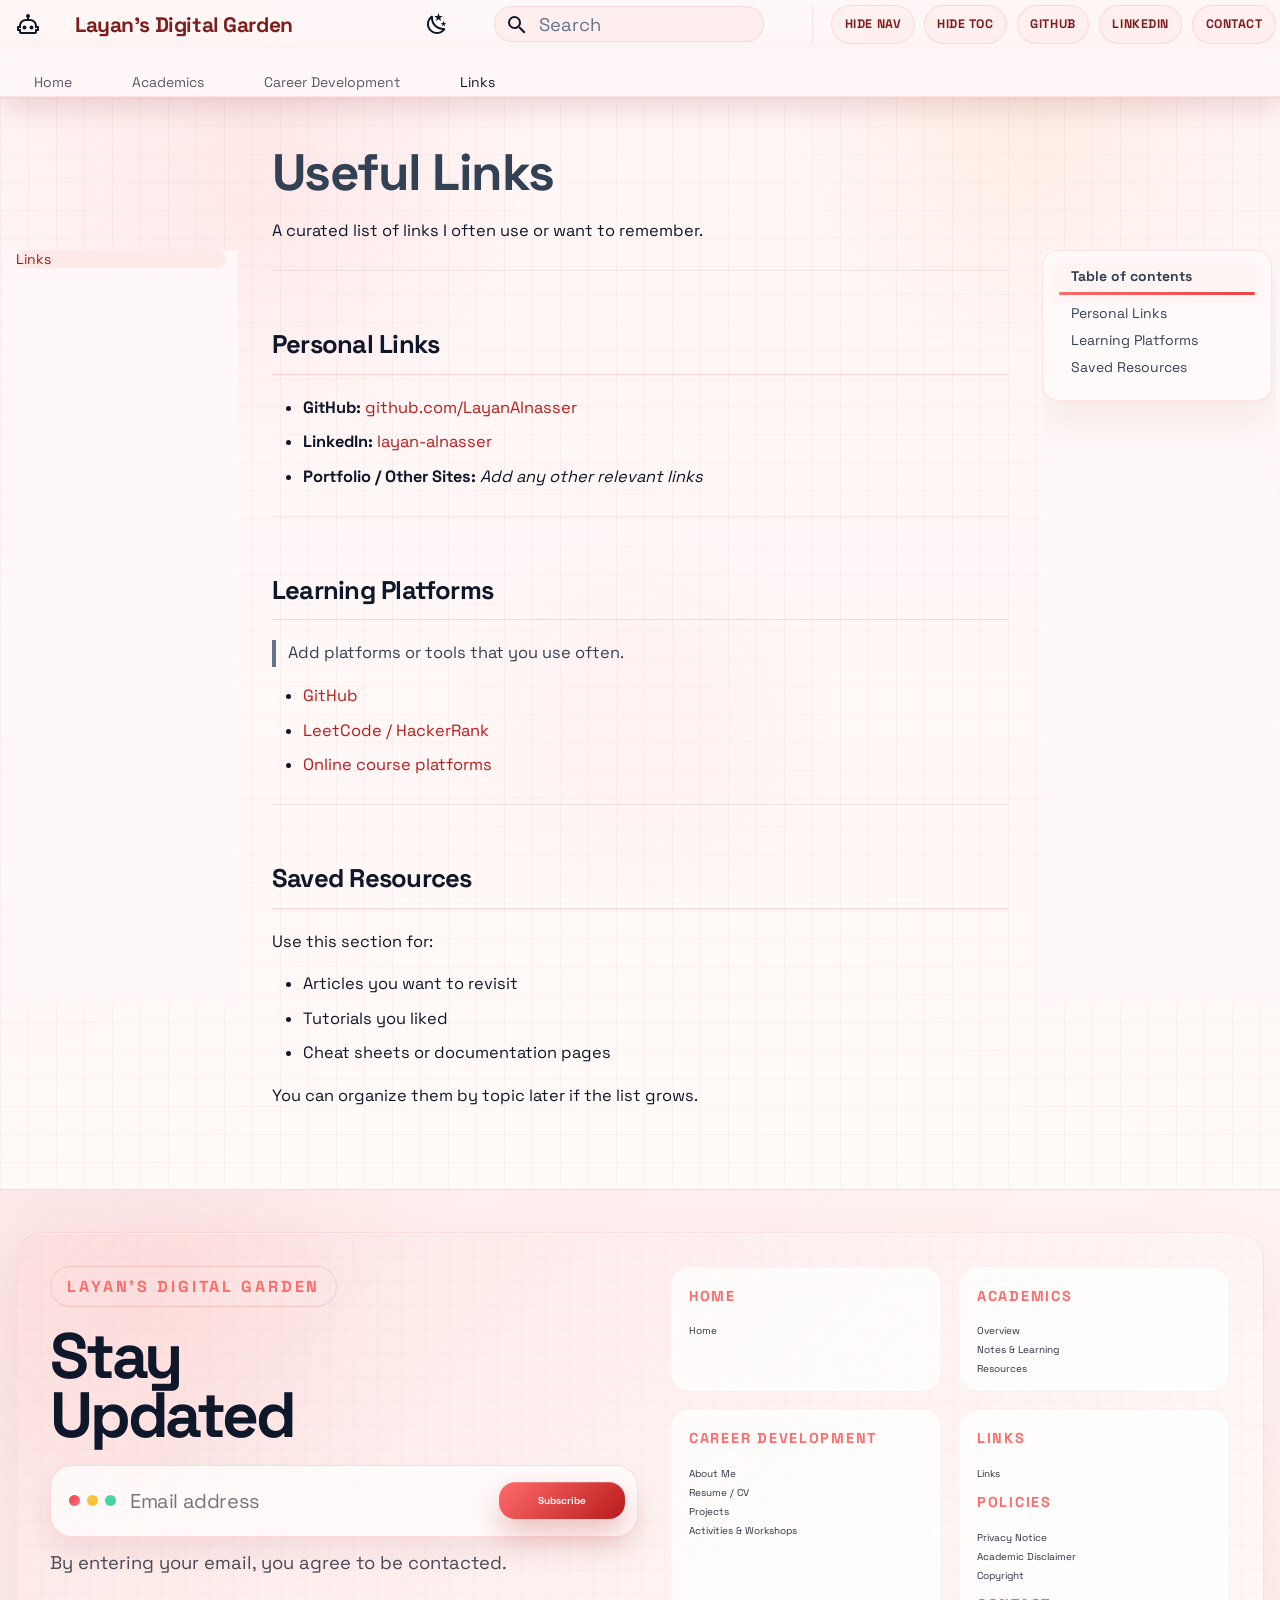
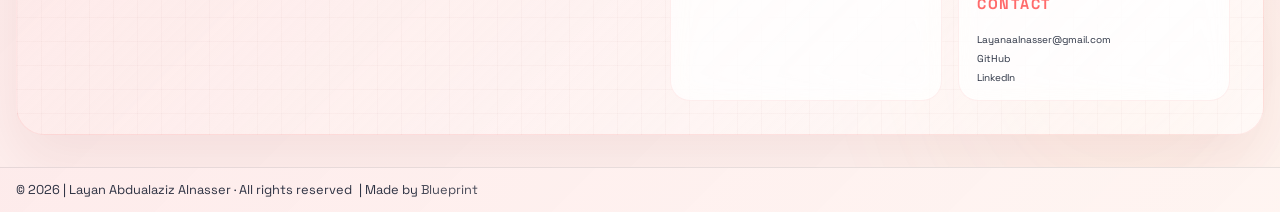
<file: site/links/index.html>
<!doctype html>
<html lang="en" class="no-js">
  <head>
    
      <meta charset="utf-8">
      <meta name="viewport" content="width=device-width,initial-scale=1">
      
      
      
        <link rel="canonical" href="https://layanalnasser.github.io/My-Garden/links/">
      
      
        <link rel="prev" href="../career/activities/">
      
      
      
        
      
      
      <link rel="icon" href="../assets/images/favicon.png">
      <meta name="generator" content="mkdocs-1.6.1, mkdocs-material-9.7.2">
    
    
      
        <title>Links - Layan's Digital Garden</title>
      
    
    
      <link rel="stylesheet" href="../assets/stylesheets/main.484c7ddc.min.css">
      
        
        <link rel="stylesheet" href="../assets/stylesheets/palette.ab4e12ef.min.css">
      
      


    
    
      
    
    
      
        
        
        <link rel="preconnect" href="https://fonts.gstatic.com" crossorigin>
        <link rel="stylesheet" href="https://fonts.googleapis.com/css?family=Space+Grotesk:300,300i,400,400i,700,700i%7CJetBrains+Mono:400,400i,700,700i&display=fallback">
        <style>:root{--md-text-font:"Space Grotesk";--md-code-font:"JetBrains Mono"}</style>
      
    
    
      <link rel="stylesheet" href="../styles/extra.css">
    
    <script>__md_scope=new URL("..",location),__md_hash=e=>[...e].reduce(((e,_)=>(e<<5)-e+_.charCodeAt(0)),0),__md_get=(e,_=localStorage,t=__md_scope)=>JSON.parse(_.getItem(t.pathname+"."+e)),__md_set=(e,_,t=localStorage,a=__md_scope)=>{try{t.setItem(a.pathname+"."+e,JSON.stringify(_))}catch(e){}}</script>
    
      

    
    
  </head>
  
  
    
    
      
    
    
    
    
    <body dir="ltr" data-md-color-scheme="default" data-md-color-primary="red" data-md-color-accent="red">
  
    
    <input class="md-toggle" data-md-toggle="drawer" type="checkbox" id="__drawer" autocomplete="off">
    <input class="md-toggle" data-md-toggle="search" type="checkbox" id="__search" autocomplete="off">
    <label class="md-overlay" for="__drawer"></label>
    <div data-md-component="skip">
      
        
        <a href="#useful-links" class="md-skip">
          Skip to content
        </a>
      
    </div>
    <div data-md-component="announce">
      
    </div>
    
    
      

  

<header class="md-header md-header--shadow md-header--lifted" data-md-component="header">
  <nav class="md-header__inner md-grid" aria-label="Header">
    <a href=".." title="Layan&#39;s Digital Garden" class="md-header__button md-logo" aria-label="Layan's Digital Garden" data-md-component="logo">
      
  
  <svg xmlns="http://www.w3.org/2000/svg" viewBox="0 0 24 24"><path d="M17.5 15.5c0 1.11-.89 2-2 2s-2-.89-2-2 .9-2 2-2 2 .9 2 2m-9-2c-1.1 0-2 .9-2 2s.9 2 2 2 2-.89 2-2-.89-2-2-2M23 15v3c0 .55-.45 1-1 1h-1v1c0 1.11-.89 2-2 2H5a2 2 0 0 1-2-2v-1H2c-.55 0-1-.45-1-1v-3c0-.55.45-1 1-1h1c0-3.87 3.13-7 7-7h1V5.73c-.6-.34-1-.99-1-1.73 0-1.1.9-2 2-2s2 .9 2 2c0 .74-.4 1.39-1 1.73V7h1c3.87 0 7 3.13 7 7h1c.55 0 1 .45 1 1m-2 1h-2v-2c0-2.76-2.24-5-5-5h-4c-2.76 0-5 2.24-5 5v2H3v1h2v3h14v-3h2z"/></svg>

    </a>
    <label class="md-header__button md-icon" for="__drawer">
      
      <svg xmlns="http://www.w3.org/2000/svg" viewBox="0 0 24 24"><path d="M3 6h18v2H3zm0 5h18v2H3zm0 5h18v2H3z"/></svg>
    </label>
    <div class="md-header__title" data-md-component="header-title">
      <div class="md-header__ellipsis">
        <div class="md-header__topic">
          <span class="md-ellipsis">
            Layan's Digital Garden
          </span>
        </div>
        <div class="md-header__topic" data-md-component="header-topic">
          <span class="md-ellipsis">
            
              Links
            
          </span>
        </div>
      </div>
    </div>
    
      
        <form class="md-header__option" data-md-component="palette">
  
    
    
    
    <input class="md-option" data-md-color-media="" data-md-color-scheme="default" data-md-color-primary="red" data-md-color-accent="red"  aria-label="Switch to dark mode"  type="radio" name="__palette" id="__palette_0">
    
      <label class="md-header__button md-icon" title="Switch to dark mode" for="__palette_1" hidden>
        <svg xmlns="http://www.w3.org/2000/svg" viewBox="0 0 24 24"><path d="m17.75 4.09-2.53 1.94.91 3.06-2.63-1.81-2.63 1.81.91-3.06-2.53-1.94L12.44 4l1.06-3 1.06 3zm3.5 6.91-1.64 1.25.59 1.98-1.7-1.17-1.7 1.17.59-1.98L15.75 11l2.06-.05L18.5 9l.69 1.95zm-2.28 4.95c.83-.08 1.72 1.1 1.19 1.85-.32.45-.66.87-1.08 1.27C15.17 23 8.84 23 4.94 19.07c-3.91-3.9-3.91-10.24 0-14.14.4-.4.82-.76 1.27-1.08.75-.53 1.93.36 1.85 1.19-.27 2.86.69 5.83 2.89 8.02a9.96 9.96 0 0 0 8.02 2.89m-1.64 2.02a12.08 12.08 0 0 1-7.8-3.47c-2.17-2.19-3.33-5-3.49-7.82-2.81 3.14-2.7 7.96.31 10.98 3.02 3.01 7.84 3.12 10.98.31"/></svg>
      </label>
    
  
    
    
    
    <input class="md-option" data-md-color-media="" data-md-color-scheme="slate" data-md-color-primary="red" data-md-color-accent="red"  aria-label="Switch to light mode"  type="radio" name="__palette" id="__palette_1">
    
      <label class="md-header__button md-icon" title="Switch to light mode" for="__palette_0" hidden>
        <svg xmlns="http://www.w3.org/2000/svg" viewBox="0 0 24 24"><path d="M12 7a5 5 0 0 1 5 5 5 5 0 0 1-5 5 5 5 0 0 1-5-5 5 5 0 0 1 5-5m0 2a3 3 0 0 0-3 3 3 3 0 0 0 3 3 3 3 0 0 0 3-3 3 3 0 0 0-3-3m0-7 2.39 3.42C13.65 5.15 12.84 5 12 5s-1.65.15-2.39.42zM3.34 7l4.16-.35A7.2 7.2 0 0 0 5.94 8.5c-.44.74-.69 1.5-.83 2.29zm.02 10 1.76-3.77a7.131 7.131 0 0 0 2.38 4.14zM20.65 7l-1.77 3.79a7.02 7.02 0 0 0-2.38-4.15zm-.01 10-4.14.36c.59-.51 1.12-1.14 1.54-1.86.42-.73.69-1.5.83-2.29zM12 22l-2.41-3.44c.74.27 1.55.44 2.41.44.82 0 1.63-.17 2.37-.44z"/></svg>
      </label>
    
  
</form>
      
    
    
      <script>var palette=__md_get("__palette");if(palette&&palette.color){if("(prefers-color-scheme)"===palette.color.media){var media=matchMedia("(prefers-color-scheme: light)"),input=document.querySelector(media.matches?"[data-md-color-media='(prefers-color-scheme: light)']":"[data-md-color-media='(prefers-color-scheme: dark)']");palette.color.media=input.getAttribute("data-md-color-media"),palette.color.scheme=input.getAttribute("data-md-color-scheme"),palette.color.primary=input.getAttribute("data-md-color-primary"),palette.color.accent=input.getAttribute("data-md-color-accent")}for(var[key,value]of Object.entries(palette.color))document.body.setAttribute("data-md-color-"+key,value)}</script>
    
    
    
      
      
        <label class="md-header__button md-icon" for="__search">
          
          <svg xmlns="http://www.w3.org/2000/svg" viewBox="0 0 24 24"><path d="M9.5 3A6.5 6.5 0 0 1 16 9.5c0 1.61-.59 3.09-1.56 4.23l.27.27h.79l5 5-1.5 1.5-5-5v-.79l-.27-.27A6.52 6.52 0 0 1 9.5 16 6.5 6.5 0 0 1 3 9.5 6.5 6.5 0 0 1 9.5 3m0 2C7 5 5 7 5 9.5S7 14 9.5 14 14 12 14 9.5 12 5 9.5 5"/></svg>
        </label>
        <div class="md-search" data-md-component="search" role="dialog">
  <label class="md-search__overlay" for="__search"></label>
  <div class="md-search__inner" role="search">
    <form class="md-search__form" name="search">
      <input type="text" class="md-search__input" name="query" aria-label="Search" placeholder="Search" autocapitalize="off" autocorrect="off" autocomplete="off" spellcheck="false" data-md-component="search-query" required>
      <label class="md-search__icon md-icon" for="__search">
        
        <svg xmlns="http://www.w3.org/2000/svg" viewBox="0 0 24 24"><path d="M9.5 3A6.5 6.5 0 0 1 16 9.5c0 1.61-.59 3.09-1.56 4.23l.27.27h.79l5 5-1.5 1.5-5-5v-.79l-.27-.27A6.52 6.52 0 0 1 9.5 16 6.5 6.5 0 0 1 3 9.5 6.5 6.5 0 0 1 9.5 3m0 2C7 5 5 7 5 9.5S7 14 9.5 14 14 12 14 9.5 12 5 9.5 5"/></svg>
        
        <svg xmlns="http://www.w3.org/2000/svg" viewBox="0 0 24 24"><path d="M20 11v2H8l5.5 5.5-1.42 1.42L4.16 12l7.92-7.92L13.5 5.5 8 11z"/></svg>
      </label>
      <nav class="md-search__options" aria-label="Search">
        
          <a href="javascript:void(0)" class="md-search__icon md-icon" title="Share" aria-label="Share" data-clipboard data-clipboard-text="" data-md-component="search-share" tabindex="-1">
            
            <svg xmlns="http://www.w3.org/2000/svg" viewBox="0 0 24 24"><path d="M18 16.08c-.76 0-1.44.3-1.96.77L8.91 12.7c.05-.23.09-.46.09-.7s-.04-.47-.09-.7l7.05-4.11c.54.5 1.25.81 2.04.81a3 3 0 0 0 3-3 3 3 0 0 0-3-3 3 3 0 0 0-3 3c0 .24.04.47.09.7L8.04 9.81C7.5 9.31 6.79 9 6 9a3 3 0 0 0-3 3 3 3 0 0 0 3 3c.79 0 1.5-.31 2.04-.81l7.12 4.15c-.05.21-.08.43-.08.66 0 1.61 1.31 2.91 2.92 2.91s2.92-1.3 2.92-2.91A2.92 2.92 0 0 0 18 16.08"/></svg>
          </a>
        
        <button type="reset" class="md-search__icon md-icon" title="Clear" aria-label="Clear" tabindex="-1">
          
          <svg xmlns="http://www.w3.org/2000/svg" viewBox="0 0 24 24"><path d="M19 6.41 17.59 5 12 10.59 6.41 5 5 6.41 10.59 12 5 17.59 6.41 19 12 13.41 17.59 19 19 17.59 13.41 12z"/></svg>
        </button>
      </nav>
      
        <div class="md-search__suggest" data-md-component="search-suggest"></div>
      
    </form>
    <div class="md-search__output">
      <div class="md-search__scrollwrap" tabindex="0" data-md-scrollfix>
        <div class="md-search-result" data-md-component="search-result">
          <div class="md-search-result__meta">
            Initializing search
          </div>
          <ol class="md-search-result__list" role="presentation"></ol>
        </div>
      </div>
    </div>
  </div>
</div>
      
    
    
  </nav>
  
    
      
<nav class="md-tabs" aria-label="Tabs" data-md-component="tabs">
  <div class="md-grid">
    <ul class="md-tabs__list">
      
        
  
  
  
  
    <li class="md-tabs__item">
      <a href=".." class="md-tabs__link">
        
  
  
    
  
  Home

      </a>
    </li>
  

      
        
  
  
  
  
    
    
      <li class="md-tabs__item">
        <a href="../academics/" class="md-tabs__link">
          
  
  
    
  
  Academics

        </a>
      </li>
    
  

      
        
  
  
  
  
    
    
      <li class="md-tabs__item">
        <a href="../career/about/" class="md-tabs__link">
          
  
  
    
  
  Career Development

        </a>
      </li>
    
  

      
        
  
  
  
    
  
  
    <li class="md-tabs__item md-tabs__item--active">
      <a href="./" class="md-tabs__link">
        
  
  
    
  
  Links

      </a>
    </li>
  

      
    </ul>
  </div>
</nav>
    
  
</header>
    
    <div class="md-container" data-md-component="container">
      
      
        
      
      <main class="md-main" data-md-component="main">
        <div class="md-main__inner md-grid">
          
            
              
              <div class="md-sidebar md-sidebar--primary" data-md-component="sidebar" data-md-type="navigation" >
                <div class="md-sidebar__scrollwrap">
                  <div class="md-sidebar__inner">
                    


  


<nav class="md-nav md-nav--primary md-nav--lifted" aria-label="Navigation" data-md-level="0">
  <label class="md-nav__title" for="__drawer">
    <a href=".." title="Layan&#39;s Digital Garden" class="md-nav__button md-logo" aria-label="Layan's Digital Garden" data-md-component="logo">
      
  
  <svg xmlns="http://www.w3.org/2000/svg" viewBox="0 0 24 24"><path d="M17.5 15.5c0 1.11-.89 2-2 2s-2-.89-2-2 .9-2 2-2 2 .9 2 2m-9-2c-1.1 0-2 .9-2 2s.9 2 2 2 2-.89 2-2-.89-2-2-2M23 15v3c0 .55-.45 1-1 1h-1v1c0 1.11-.89 2-2 2H5a2 2 0 0 1-2-2v-1H2c-.55 0-1-.45-1-1v-3c0-.55.45-1 1-1h1c0-3.87 3.13-7 7-7h1V5.73c-.6-.34-1-.99-1-1.73 0-1.1.9-2 2-2s2 .9 2 2c0 .74-.4 1.39-1 1.73V7h1c3.87 0 7 3.13 7 7h1c.55 0 1 .45 1 1m-2 1h-2v-2c0-2.76-2.24-5-5-5h-4c-2.76 0-5 2.24-5 5v2H3v1h2v3h14v-3h2z"/></svg>

    </a>
    Layan's Digital Garden
  </label>
  
  <ul class="md-nav__list" data-md-scrollfix>
    
      
      
  
  
  
  
    <li class="md-nav__item">
      <a href=".." class="md-nav__link">
        
  
  
  <span class="md-ellipsis">
    
  
    Home
  

    
  </span>
  
  

      </a>
    </li>
  

    
      
      
  
  
  
  
    
    
      
        
          
        
      
        
      
        
      
    
    
    
      
      
        
      
    
    
    <li class="md-nav__item md-nav__item--nested">
      
        
        
        <input class="md-nav__toggle md-toggle " type="checkbox" id="__nav_2" >
        
          
          <div class="md-nav__link md-nav__container">
            <a href="../academics/" class="md-nav__link ">
              
  
  
  <span class="md-ellipsis">
    
  
    Academics
  

    
  </span>
  
  

            </a>
            
              
              <label class="md-nav__link " for="__nav_2" id="__nav_2_label" tabindex="0">
                <span class="md-nav__icon md-icon"></span>
              </label>
            
          </div>
        
        <nav class="md-nav" data-md-level="1" aria-labelledby="__nav_2_label" aria-expanded="false">
          <label class="md-nav__title" for="__nav_2">
            <span class="md-nav__icon md-icon"></span>
            
  
    Academics
  

          </label>
          <ul class="md-nav__list" data-md-scrollfix>
            
              
            
              
                
  
  
  
  
    <li class="md-nav__item">
      <a href="../academics/notes/" class="md-nav__link">
        
  
  
  <span class="md-ellipsis">
    
  
    Notes & Learning
  

    
  </span>
  
  

      </a>
    </li>
  

              
            
              
                
  
  
  
  
    <li class="md-nav__item">
      <a href="../academics/resources/" class="md-nav__link">
        
  
  
  <span class="md-ellipsis">
    
  
    Resources
  

    
  </span>
  
  

      </a>
    </li>
  

              
            
          </ul>
        </nav>
      
    </li>
  

    
      
      
  
  
  
  
    
    
      
        
      
        
      
        
      
        
      
    
    
    
      
      
        
      
    
    
    <li class="md-nav__item md-nav__item--nested">
      
        
        
        <input class="md-nav__toggle md-toggle " type="checkbox" id="__nav_3" >
        
          
          <label class="md-nav__link" for="__nav_3" id="__nav_3_label" tabindex="0">
            
  
  
  <span class="md-ellipsis">
    
  
    Career Development
  

    
  </span>
  
  

            <span class="md-nav__icon md-icon"></span>
          </label>
        
        <nav class="md-nav" data-md-level="1" aria-labelledby="__nav_3_label" aria-expanded="false">
          <label class="md-nav__title" for="__nav_3">
            <span class="md-nav__icon md-icon"></span>
            
  
    Career Development
  

          </label>
          <ul class="md-nav__list" data-md-scrollfix>
            
              
                
  
  
  
  
    <li class="md-nav__item">
      <a href="../career/about/" class="md-nav__link">
        
  
  
  <span class="md-ellipsis">
    
  
    About Me
  

    
  </span>
  
  

      </a>
    </li>
  

              
            
              
                
  
  
  
  
    <li class="md-nav__item">
      <a href="../career/cv/" class="md-nav__link">
        
  
  
  <span class="md-ellipsis">
    
  
    Resume / CV
  

    
  </span>
  
  

      </a>
    </li>
  

              
            
              
                
  
  
  
  
    <li class="md-nav__item">
      <a href="../career/projects/" class="md-nav__link">
        
  
  
  <span class="md-ellipsis">
    
  
    Projects
  

    
  </span>
  
  

      </a>
    </li>
  

              
            
              
                
  
  
  
  
    <li class="md-nav__item">
      <a href="../career/activities/" class="md-nav__link">
        
  
  
  <span class="md-ellipsis">
    
  
    Activities & Workshops
  

    
  </span>
  
  

      </a>
    </li>
  

              
            
          </ul>
        </nav>
      
    </li>
  

    
      
      
  
  
    
  
  
  
    <li class="md-nav__item md-nav__item--active">
      
      <input class="md-nav__toggle md-toggle" type="checkbox" id="__toc">
      
      
        
      
      
        <label class="md-nav__link md-nav__link--active" for="__toc">
          
  
  
  <span class="md-ellipsis">
    
  
    Links
  

    
  </span>
  
  

          <span class="md-nav__icon md-icon"></span>
        </label>
      
      <a href="./" class="md-nav__link md-nav__link--active">
        
  
  
  <span class="md-ellipsis">
    
  
    Links
  

    
  </span>
  
  

      </a>
      
        

<nav class="md-nav md-nav--secondary" aria-label="Table of contents">
  
  
  
    
  
  
    <label class="md-nav__title" for="__toc">
      <span class="md-nav__icon md-icon"></span>
      Table of contents
    </label>
    <ul class="md-nav__list" data-md-component="toc" data-md-scrollfix>
      
        <li class="md-nav__item">
  <a href="#personal-links" class="md-nav__link">
    <span class="md-ellipsis">
      
        Personal Links
      
    </span>
  </a>
  
</li>
      
        <li class="md-nav__item">
  <a href="#learning-platforms" class="md-nav__link">
    <span class="md-ellipsis">
      
        Learning Platforms
      
    </span>
  </a>
  
</li>
      
        <li class="md-nav__item">
  <a href="#saved-resources" class="md-nav__link">
    <span class="md-ellipsis">
      
        Saved Resources
      
    </span>
  </a>
  
</li>
      
    </ul>
  
</nav>
      
    </li>
  

    
  </ul>
</nav>
                  </div>
                </div>
              </div>
            
            
              
              <div class="md-sidebar md-sidebar--secondary" data-md-component="sidebar" data-md-type="toc" >
                <div class="md-sidebar__scrollwrap">
                  <div class="md-sidebar__inner">
                    

<nav class="md-nav md-nav--secondary" aria-label="Table of contents">
  
  
  
    
  
  
    <label class="md-nav__title" for="__toc">
      <span class="md-nav__icon md-icon"></span>
      Table of contents
    </label>
    <ul class="md-nav__list" data-md-component="toc" data-md-scrollfix>
      
        <li class="md-nav__item">
  <a href="#personal-links" class="md-nav__link">
    <span class="md-ellipsis">
      
        Personal Links
      
    </span>
  </a>
  
</li>
      
        <li class="md-nav__item">
  <a href="#learning-platforms" class="md-nav__link">
    <span class="md-ellipsis">
      
        Learning Platforms
      
    </span>
  </a>
  
</li>
      
        <li class="md-nav__item">
  <a href="#saved-resources" class="md-nav__link">
    <span class="md-ellipsis">
      
        Saved Resources
      
    </span>
  </a>
  
</li>
      
    </ul>
  
</nav>
                  </div>
                </div>
              </div>
            
          
          
            <div class="md-content" data-md-component="content">
              
                



  


              
              <article class="md-content__inner md-typeset">
                
                  



<h1 id="useful-links">Useful Links<a class="headerlink" href="#useful-links" title="Permanent link">&para;</a></h1>
<p>A curated list of links I often use or want to remember.</p>
<hr />
<h2 id="personal-links">Personal Links<a class="headerlink" href="#personal-links" title="Permanent link">&para;</a></h2>
<ul>
<li><strong>GitHub:</strong> <a href="https://github.com/LayanAlnasser">github.com/LayanAlnasser</a>  </li>
<li><strong>LinkedIn:</strong> <a href="https://www.linkedin.com/in/layan-alnasser/">layan-alnasser</a>  </li>
<li><strong>Portfolio / Other Sites:</strong> <em>Add any other relevant links</em></li>
</ul>
<hr />
<h2 id="learning-platforms">Learning Platforms<a class="headerlink" href="#learning-platforms" title="Permanent link">&para;</a></h2>
<blockquote>
<p>Add platforms or tools that you use often.</p>
</blockquote>
<ul>
<li><a href="https://github.com/">GitHub</a>  </li>
<li><a href="#">LeetCode / HackerRank</a>  </li>
<li><a href="#">Online course platforms</a>  </li>
</ul>
<hr />
<h2 id="saved-resources">Saved Resources<a class="headerlink" href="#saved-resources" title="Permanent link">&para;</a></h2>
<p>Use this section for:</p>
<ul>
<li>Articles you want to revisit  </li>
<li>Tutorials you liked  </li>
<li>Cheat sheets or documentation pages</li>
</ul>
<p>You can organize them by topic later if the list grows.</p>












                
              </article>
            </div>
          
          
<script>var target=document.getElementById(location.hash.slice(1));target&&target.name&&(target.checked=target.name.startsWith("__tabbed_"))</script>
        </div>
        
          <button type="button" class="md-top md-icon" data-md-component="top" hidden>
  
  <svg xmlns="http://www.w3.org/2000/svg" viewBox="0 0 24 24"><path d="M13 20h-2V8l-5.5 5.5-1.42-1.42L12 4.16l7.92 7.92-1.42 1.42L13 8z"/></svg>
  Back to top
</button>
        
      </main>
      
        <footer class="md-footer">
  
  <div class="md-footer-meta md-typeset">
    <div class="md-footer-meta__inner md-grid">
      <div class="md-copyright">
  
    <div class="md-copyright__highlight">
      ©️ 2026 | Layan Abdualaziz Alnasser · All rights reserved
    </div>
  
  
    Made with
    <a href="https://squidfunk.github.io/mkdocs-material/" target="_blank" rel="noopener">
      Material for MkDocs
    </a>
  
</div>
      
    </div>
  </div>
</footer>
      
    </div>
    <div class="md-dialog" data-md-component="dialog">
      <div class="md-dialog__inner md-typeset"></div>
    </div>
    
    
    
      
      
      <script id="__config" type="application/json">{"annotate": null, "base": "..", "features": ["navigation.tabs", "navigation.tabs.sticky", "navigation.sections", "navigation.indexes", "navigation.top", "navigation.path", "search.suggest", "search.highlight", "search.share", "content.code.copy", "toc.follow"], "search": "../assets/javascripts/workers/search.2c215733.min.js", "tags": null, "translations": {"clipboard.copied": "Copied to clipboard", "clipboard.copy": "Copy to clipboard", "search.result.more.one": "1 more on this page", "search.result.more.other": "# more on this page", "search.result.none": "No matching documents", "search.result.one": "1 matching document", "search.result.other": "# matching documents", "search.result.placeholder": "Type to start searching", "search.result.term.missing": "Missing", "select.version": "Select version"}, "version": null}</script>
    
    
      <script src="../assets/javascripts/bundle.79ae519e.min.js"></script>
      
        <script src="../javascripts/cta-footer.js"></script>
      
    
  </body>
</html>
</file>
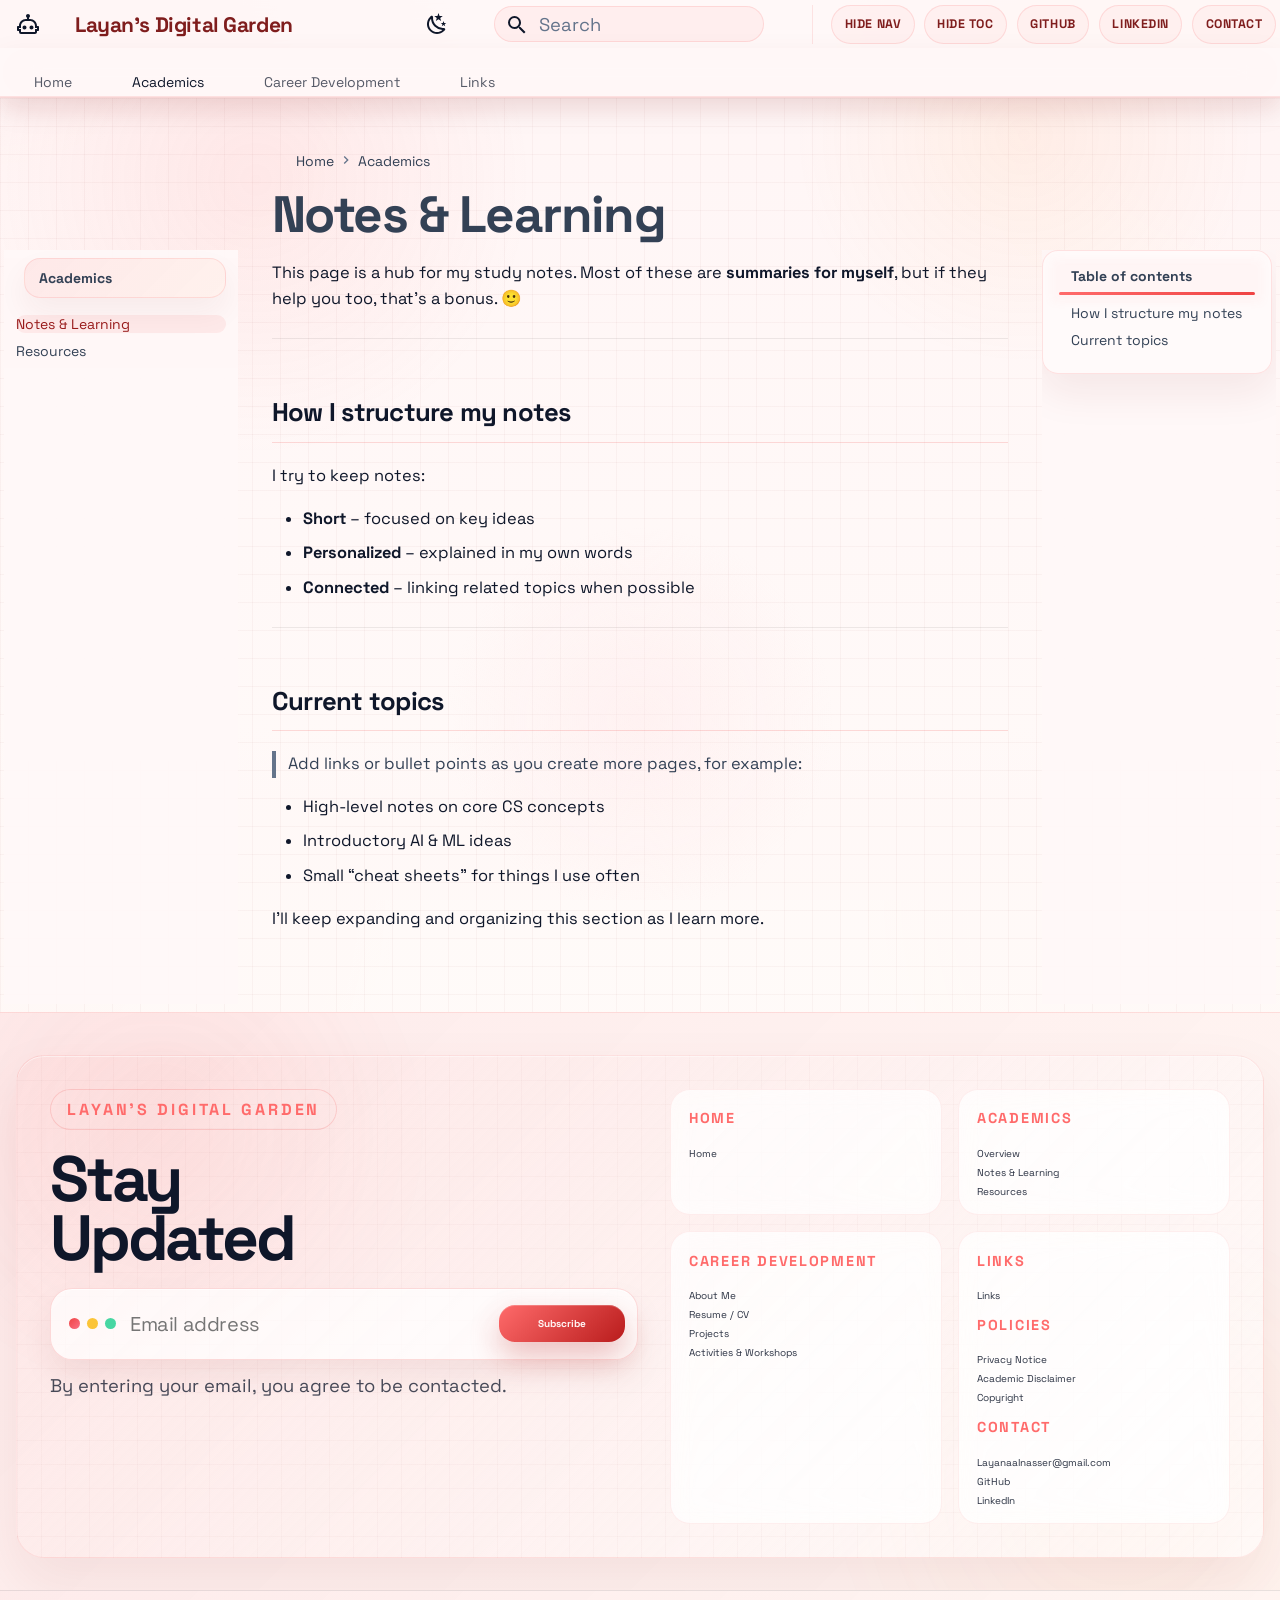
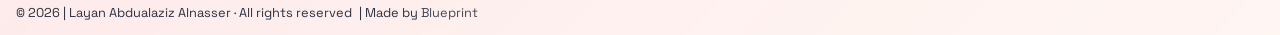
<file: site/academics/notes/index.html>
<!doctype html>
<html lang="en" class="no-js">
  <head>
    
      <meta charset="utf-8">
      <meta name="viewport" content="width=device-width,initial-scale=1">
      
      
      
        <link rel="canonical" href="https://layanalnasser.github.io/My-Garden/academics/notes/">
      
      
        <link rel="prev" href="../">
      
      
        <link rel="next" href="../resources/">
      
      
        
      
      
      <link rel="icon" href="../../assets/images/favicon.png">
      <meta name="generator" content="mkdocs-1.6.1, mkdocs-material-9.7.2">
    
    
      
        <title>Notes & Learning - Layan's Digital Garden</title>
      
    
    
      <link rel="stylesheet" href="../../assets/stylesheets/main.484c7ddc.min.css">
      
        
        <link rel="stylesheet" href="../../assets/stylesheets/palette.ab4e12ef.min.css">
      
      


    
    
      
    
    
      
        
        
        <link rel="preconnect" href="https://fonts.gstatic.com" crossorigin>
        <link rel="stylesheet" href="https://fonts.googleapis.com/css?family=Space+Grotesk:300,300i,400,400i,700,700i%7CJetBrains+Mono:400,400i,700,700i&display=fallback">
        <style>:root{--md-text-font:"Space Grotesk";--md-code-font:"JetBrains Mono"}</style>
      
    
    
      <link rel="stylesheet" href="../../styles/extra.css">
    
    <script>__md_scope=new URL("../..",location),__md_hash=e=>[...e].reduce(((e,_)=>(e<<5)-e+_.charCodeAt(0)),0),__md_get=(e,_=localStorage,t=__md_scope)=>JSON.parse(_.getItem(t.pathname+"."+e)),__md_set=(e,_,t=localStorage,a=__md_scope)=>{try{t.setItem(a.pathname+"."+e,JSON.stringify(_))}catch(e){}}</script>
    
      

    
    
  </head>
  
  
    
    
      
    
    
    
    
    <body dir="ltr" data-md-color-scheme="default" data-md-color-primary="red" data-md-color-accent="red">
  
    
    <input class="md-toggle" data-md-toggle="drawer" type="checkbox" id="__drawer" autocomplete="off">
    <input class="md-toggle" data-md-toggle="search" type="checkbox" id="__search" autocomplete="off">
    <label class="md-overlay" for="__drawer"></label>
    <div data-md-component="skip">
      
        
        <a href="#notes-learning" class="md-skip">
          Skip to content
        </a>
      
    </div>
    <div data-md-component="announce">
      
    </div>
    
    
      

  

<header class="md-header md-header--shadow md-header--lifted" data-md-component="header">
  <nav class="md-header__inner md-grid" aria-label="Header">
    <a href="../.." title="Layan&#39;s Digital Garden" class="md-header__button md-logo" aria-label="Layan's Digital Garden" data-md-component="logo">
      
  
  <svg xmlns="http://www.w3.org/2000/svg" viewBox="0 0 24 24"><path d="M17.5 15.5c0 1.11-.89 2-2 2s-2-.89-2-2 .9-2 2-2 2 .9 2 2m-9-2c-1.1 0-2 .9-2 2s.9 2 2 2 2-.89 2-2-.89-2-2-2M23 15v3c0 .55-.45 1-1 1h-1v1c0 1.11-.89 2-2 2H5a2 2 0 0 1-2-2v-1H2c-.55 0-1-.45-1-1v-3c0-.55.45-1 1-1h1c0-3.87 3.13-7 7-7h1V5.73c-.6-.34-1-.99-1-1.73 0-1.1.9-2 2-2s2 .9 2 2c0 .74-.4 1.39-1 1.73V7h1c3.87 0 7 3.13 7 7h1c.55 0 1 .45 1 1m-2 1h-2v-2c0-2.76-2.24-5-5-5h-4c-2.76 0-5 2.24-5 5v2H3v1h2v3h14v-3h2z"/></svg>

    </a>
    <label class="md-header__button md-icon" for="__drawer">
      
      <svg xmlns="http://www.w3.org/2000/svg" viewBox="0 0 24 24"><path d="M3 6h18v2H3zm0 5h18v2H3zm0 5h18v2H3z"/></svg>
    </label>
    <div class="md-header__title" data-md-component="header-title">
      <div class="md-header__ellipsis">
        <div class="md-header__topic">
          <span class="md-ellipsis">
            Layan's Digital Garden
          </span>
        </div>
        <div class="md-header__topic" data-md-component="header-topic">
          <span class="md-ellipsis">
            
              Notes & Learning
            
          </span>
        </div>
      </div>
    </div>
    
      
        <form class="md-header__option" data-md-component="palette">
  
    
    
    
    <input class="md-option" data-md-color-media="" data-md-color-scheme="default" data-md-color-primary="red" data-md-color-accent="red"  aria-label="Switch to dark mode"  type="radio" name="__palette" id="__palette_0">
    
      <label class="md-header__button md-icon" title="Switch to dark mode" for="__palette_1" hidden>
        <svg xmlns="http://www.w3.org/2000/svg" viewBox="0 0 24 24"><path d="m17.75 4.09-2.53 1.94.91 3.06-2.63-1.81-2.63 1.81.91-3.06-2.53-1.94L12.44 4l1.06-3 1.06 3zm3.5 6.91-1.64 1.25.59 1.98-1.7-1.17-1.7 1.17.59-1.98L15.75 11l2.06-.05L18.5 9l.69 1.95zm-2.28 4.95c.83-.08 1.72 1.1 1.19 1.85-.32.45-.66.87-1.08 1.27C15.17 23 8.84 23 4.94 19.07c-3.91-3.9-3.91-10.24 0-14.14.4-.4.82-.76 1.27-1.08.75-.53 1.93.36 1.85 1.19-.27 2.86.69 5.83 2.89 8.02a9.96 9.96 0 0 0 8.02 2.89m-1.64 2.02a12.08 12.08 0 0 1-7.8-3.47c-2.17-2.19-3.33-5-3.49-7.82-2.81 3.14-2.7 7.96.31 10.98 3.02 3.01 7.84 3.12 10.98.31"/></svg>
      </label>
    
  
    
    
    
    <input class="md-option" data-md-color-media="" data-md-color-scheme="slate" data-md-color-primary="red" data-md-color-accent="red"  aria-label="Switch to light mode"  type="radio" name="__palette" id="__palette_1">
    
      <label class="md-header__button md-icon" title="Switch to light mode" for="__palette_0" hidden>
        <svg xmlns="http://www.w3.org/2000/svg" viewBox="0 0 24 24"><path d="M12 7a5 5 0 0 1 5 5 5 5 0 0 1-5 5 5 5 0 0 1-5-5 5 5 0 0 1 5-5m0 2a3 3 0 0 0-3 3 3 3 0 0 0 3 3 3 3 0 0 0 3-3 3 3 0 0 0-3-3m0-7 2.39 3.42C13.65 5.15 12.84 5 12 5s-1.65.15-2.39.42zM3.34 7l4.16-.35A7.2 7.2 0 0 0 5.94 8.5c-.44.74-.69 1.5-.83 2.29zm.02 10 1.76-3.77a7.131 7.131 0 0 0 2.38 4.14zM20.65 7l-1.77 3.79a7.02 7.02 0 0 0-2.38-4.15zm-.01 10-4.14.36c.59-.51 1.12-1.14 1.54-1.86.42-.73.69-1.5.83-2.29zM12 22l-2.41-3.44c.74.27 1.55.44 2.41.44.82 0 1.63-.17 2.37-.44z"/></svg>
      </label>
    
  
</form>
      
    
    
      <script>var palette=__md_get("__palette");if(palette&&palette.color){if("(prefers-color-scheme)"===palette.color.media){var media=matchMedia("(prefers-color-scheme: light)"),input=document.querySelector(media.matches?"[data-md-color-media='(prefers-color-scheme: light)']":"[data-md-color-media='(prefers-color-scheme: dark)']");palette.color.media=input.getAttribute("data-md-color-media"),palette.color.scheme=input.getAttribute("data-md-color-scheme"),palette.color.primary=input.getAttribute("data-md-color-primary"),palette.color.accent=input.getAttribute("data-md-color-accent")}for(var[key,value]of Object.entries(palette.color))document.body.setAttribute("data-md-color-"+key,value)}</script>
    
    
    
      
      
        <label class="md-header__button md-icon" for="__search">
          
          <svg xmlns="http://www.w3.org/2000/svg" viewBox="0 0 24 24"><path d="M9.5 3A6.5 6.5 0 0 1 16 9.5c0 1.61-.59 3.09-1.56 4.23l.27.27h.79l5 5-1.5 1.5-5-5v-.79l-.27-.27A6.52 6.52 0 0 1 9.5 16 6.5 6.5 0 0 1 3 9.5 6.5 6.5 0 0 1 9.5 3m0 2C7 5 5 7 5 9.5S7 14 9.5 14 14 12 14 9.5 12 5 9.5 5"/></svg>
        </label>
        <div class="md-search" data-md-component="search" role="dialog">
  <label class="md-search__overlay" for="__search"></label>
  <div class="md-search__inner" role="search">
    <form class="md-search__form" name="search">
      <input type="text" class="md-search__input" name="query" aria-label="Search" placeholder="Search" autocapitalize="off" autocorrect="off" autocomplete="off" spellcheck="false" data-md-component="search-query" required>
      <label class="md-search__icon md-icon" for="__search">
        
        <svg xmlns="http://www.w3.org/2000/svg" viewBox="0 0 24 24"><path d="M9.5 3A6.5 6.5 0 0 1 16 9.5c0 1.61-.59 3.09-1.56 4.23l.27.27h.79l5 5-1.5 1.5-5-5v-.79l-.27-.27A6.52 6.52 0 0 1 9.5 16 6.5 6.5 0 0 1 3 9.5 6.5 6.5 0 0 1 9.5 3m0 2C7 5 5 7 5 9.5S7 14 9.5 14 14 12 14 9.5 12 5 9.5 5"/></svg>
        
        <svg xmlns="http://www.w3.org/2000/svg" viewBox="0 0 24 24"><path d="M20 11v2H8l5.5 5.5-1.42 1.42L4.16 12l7.92-7.92L13.5 5.5 8 11z"/></svg>
      </label>
      <nav class="md-search__options" aria-label="Search">
        
          <a href="javascript:void(0)" class="md-search__icon md-icon" title="Share" aria-label="Share" data-clipboard data-clipboard-text="" data-md-component="search-share" tabindex="-1">
            
            <svg xmlns="http://www.w3.org/2000/svg" viewBox="0 0 24 24"><path d="M18 16.08c-.76 0-1.44.3-1.96.77L8.91 12.7c.05-.23.09-.46.09-.7s-.04-.47-.09-.7l7.05-4.11c.54.5 1.25.81 2.04.81a3 3 0 0 0 3-3 3 3 0 0 0-3-3 3 3 0 0 0-3 3c0 .24.04.47.09.7L8.04 9.81C7.5 9.31 6.79 9 6 9a3 3 0 0 0-3 3 3 3 0 0 0 3 3c.79 0 1.5-.31 2.04-.81l7.12 4.15c-.05.21-.08.43-.08.66 0 1.61 1.31 2.91 2.92 2.91s2.92-1.3 2.92-2.91A2.92 2.92 0 0 0 18 16.08"/></svg>
          </a>
        
        <button type="reset" class="md-search__icon md-icon" title="Clear" aria-label="Clear" tabindex="-1">
          
          <svg xmlns="http://www.w3.org/2000/svg" viewBox="0 0 24 24"><path d="M19 6.41 17.59 5 12 10.59 6.41 5 5 6.41 10.59 12 5 17.59 6.41 19 12 13.41 17.59 19 19 17.59 13.41 12z"/></svg>
        </button>
      </nav>
      
        <div class="md-search__suggest" data-md-component="search-suggest"></div>
      
    </form>
    <div class="md-search__output">
      <div class="md-search__scrollwrap" tabindex="0" data-md-scrollfix>
        <div class="md-search-result" data-md-component="search-result">
          <div class="md-search-result__meta">
            Initializing search
          </div>
          <ol class="md-search-result__list" role="presentation"></ol>
        </div>
      </div>
    </div>
  </div>
</div>
      
    
    
  </nav>
  
    
      
<nav class="md-tabs" aria-label="Tabs" data-md-component="tabs">
  <div class="md-grid">
    <ul class="md-tabs__list">
      
        
  
  
  
  
    <li class="md-tabs__item">
      <a href="../.." class="md-tabs__link">
        
  
  
    
  
  Home

      </a>
    </li>
  

      
        
  
  
  
    
  
  
    
    
      <li class="md-tabs__item md-tabs__item--active">
        <a href="../" class="md-tabs__link">
          
  
  
    
  
  Academics

        </a>
      </li>
    
  

      
        
  
  
  
  
    
    
      <li class="md-tabs__item">
        <a href="../../career/about/" class="md-tabs__link">
          
  
  
    
  
  Career Development

        </a>
      </li>
    
  

      
        
  
  
  
  
    <li class="md-tabs__item">
      <a href="../../links/" class="md-tabs__link">
        
  
  
    
  
  Links

      </a>
    </li>
  

      
    </ul>
  </div>
</nav>
    
  
</header>
    
    <div class="md-container" data-md-component="container">
      
      
        
      
      <main class="md-main" data-md-component="main">
        <div class="md-main__inner md-grid">
          
            
              
              <div class="md-sidebar md-sidebar--primary" data-md-component="sidebar" data-md-type="navigation" >
                <div class="md-sidebar__scrollwrap">
                  <div class="md-sidebar__inner">
                    


  


<nav class="md-nav md-nav--primary md-nav--lifted" aria-label="Navigation" data-md-level="0">
  <label class="md-nav__title" for="__drawer">
    <a href="../.." title="Layan&#39;s Digital Garden" class="md-nav__button md-logo" aria-label="Layan's Digital Garden" data-md-component="logo">
      
  
  <svg xmlns="http://www.w3.org/2000/svg" viewBox="0 0 24 24"><path d="M17.5 15.5c0 1.11-.89 2-2 2s-2-.89-2-2 .9-2 2-2 2 .9 2 2m-9-2c-1.1 0-2 .9-2 2s.9 2 2 2 2-.89 2-2-.89-2-2-2M23 15v3c0 .55-.45 1-1 1h-1v1c0 1.11-.89 2-2 2H5a2 2 0 0 1-2-2v-1H2c-.55 0-1-.45-1-1v-3c0-.55.45-1 1-1h1c0-3.87 3.13-7 7-7h1V5.73c-.6-.34-1-.99-1-1.73 0-1.1.9-2 2-2s2 .9 2 2c0 .74-.4 1.39-1 1.73V7h1c3.87 0 7 3.13 7 7h1c.55 0 1 .45 1 1m-2 1h-2v-2c0-2.76-2.24-5-5-5h-4c-2.76 0-5 2.24-5 5v2H3v1h2v3h14v-3h2z"/></svg>

    </a>
    Layan's Digital Garden
  </label>
  
  <ul class="md-nav__list" data-md-scrollfix>
    
      
      
  
  
  
  
    <li class="md-nav__item">
      <a href="../.." class="md-nav__link">
        
  
  
  <span class="md-ellipsis">
    
  
    Home
  

    
  </span>
  
  

      </a>
    </li>
  

    
      
      
  
  
    
  
  
  
    
    
      
        
          
        
      
        
      
        
      
    
    
    
      
        
        
      
      
        
      
    
    
    <li class="md-nav__item md-nav__item--active md-nav__item--section md-nav__item--nested">
      
        
        
        <input class="md-nav__toggle md-toggle " type="checkbox" id="__nav_2" checked>
        
          
          <div class="md-nav__link md-nav__container">
            <a href="../" class="md-nav__link ">
              
  
  
  <span class="md-ellipsis">
    
  
    Academics
  

    
  </span>
  
  

            </a>
            
              
              <label class="md-nav__link " for="__nav_2" id="__nav_2_label" tabindex="">
                <span class="md-nav__icon md-icon"></span>
              </label>
            
          </div>
        
        <nav class="md-nav" data-md-level="1" aria-labelledby="__nav_2_label" aria-expanded="true">
          <label class="md-nav__title" for="__nav_2">
            <span class="md-nav__icon md-icon"></span>
            
  
    Academics
  

          </label>
          <ul class="md-nav__list" data-md-scrollfix>
            
              
            
              
                
  
  
    
  
  
  
    <li class="md-nav__item md-nav__item--active">
      
      <input class="md-nav__toggle md-toggle" type="checkbox" id="__toc">
      
      
        
      
      
        <label class="md-nav__link md-nav__link--active" for="__toc">
          
  
  
  <span class="md-ellipsis">
    
  
    Notes & Learning
  

    
  </span>
  
  

          <span class="md-nav__icon md-icon"></span>
        </label>
      
      <a href="./" class="md-nav__link md-nav__link--active">
        
  
  
  <span class="md-ellipsis">
    
  
    Notes & Learning
  

    
  </span>
  
  

      </a>
      
        

<nav class="md-nav md-nav--secondary" aria-label="Table of contents">
  
  
  
    
  
  
    <label class="md-nav__title" for="__toc">
      <span class="md-nav__icon md-icon"></span>
      Table of contents
    </label>
    <ul class="md-nav__list" data-md-component="toc" data-md-scrollfix>
      
        <li class="md-nav__item">
  <a href="#how-i-structure-my-notes" class="md-nav__link">
    <span class="md-ellipsis">
      
        How I structure my notes
      
    </span>
  </a>
  
</li>
      
        <li class="md-nav__item">
  <a href="#current-topics" class="md-nav__link">
    <span class="md-ellipsis">
      
        Current topics
      
    </span>
  </a>
  
</li>
      
    </ul>
  
</nav>
      
    </li>
  

              
            
              
                
  
  
  
  
    <li class="md-nav__item">
      <a href="../resources/" class="md-nav__link">
        
  
  
  <span class="md-ellipsis">
    
  
    Resources
  

    
  </span>
  
  

      </a>
    </li>
  

              
            
          </ul>
        </nav>
      
    </li>
  

    
      
      
  
  
  
  
    
    
      
        
      
        
      
        
      
        
      
    
    
    
      
      
        
      
    
    
    <li class="md-nav__item md-nav__item--nested">
      
        
        
        <input class="md-nav__toggle md-toggle " type="checkbox" id="__nav_3" >
        
          
          <label class="md-nav__link" for="__nav_3" id="__nav_3_label" tabindex="0">
            
  
  
  <span class="md-ellipsis">
    
  
    Career Development
  

    
  </span>
  
  

            <span class="md-nav__icon md-icon"></span>
          </label>
        
        <nav class="md-nav" data-md-level="1" aria-labelledby="__nav_3_label" aria-expanded="false">
          <label class="md-nav__title" for="__nav_3">
            <span class="md-nav__icon md-icon"></span>
            
  
    Career Development
  

          </label>
          <ul class="md-nav__list" data-md-scrollfix>
            
              
                
  
  
  
  
    <li class="md-nav__item">
      <a href="../../career/about/" class="md-nav__link">
        
  
  
  <span class="md-ellipsis">
    
  
    About Me
  

    
  </span>
  
  

      </a>
    </li>
  

              
            
              
                
  
  
  
  
    <li class="md-nav__item">
      <a href="../../career/cv/" class="md-nav__link">
        
  
  
  <span class="md-ellipsis">
    
  
    Resume / CV
  

    
  </span>
  
  

      </a>
    </li>
  

              
            
              
                
  
  
  
  
    <li class="md-nav__item">
      <a href="../../career/projects/" class="md-nav__link">
        
  
  
  <span class="md-ellipsis">
    
  
    Projects
  

    
  </span>
  
  

      </a>
    </li>
  

              
            
              
                
  
  
  
  
    <li class="md-nav__item">
      <a href="../../career/activities/" class="md-nav__link">
        
  
  
  <span class="md-ellipsis">
    
  
    Activities & Workshops
  

    
  </span>
  
  

      </a>
    </li>
  

              
            
          </ul>
        </nav>
      
    </li>
  

    
      
      
  
  
  
  
    <li class="md-nav__item">
      <a href="../../links/" class="md-nav__link">
        
  
  
  <span class="md-ellipsis">
    
  
    Links
  

    
  </span>
  
  

      </a>
    </li>
  

    
  </ul>
</nav>
                  </div>
                </div>
              </div>
            
            
              
              <div class="md-sidebar md-sidebar--secondary" data-md-component="sidebar" data-md-type="toc" >
                <div class="md-sidebar__scrollwrap">
                  <div class="md-sidebar__inner">
                    

<nav class="md-nav md-nav--secondary" aria-label="Table of contents">
  
  
  
    
  
  
    <label class="md-nav__title" for="__toc">
      <span class="md-nav__icon md-icon"></span>
      Table of contents
    </label>
    <ul class="md-nav__list" data-md-component="toc" data-md-scrollfix>
      
        <li class="md-nav__item">
  <a href="#how-i-structure-my-notes" class="md-nav__link">
    <span class="md-ellipsis">
      
        How I structure my notes
      
    </span>
  </a>
  
</li>
      
        <li class="md-nav__item">
  <a href="#current-topics" class="md-nav__link">
    <span class="md-ellipsis">
      
        Current topics
      
    </span>
  </a>
  
</li>
      
    </ul>
  
</nav>
                  </div>
                </div>
              </div>
            
          
          
            <div class="md-content" data-md-component="content">
              
                



  


  <nav class="md-path" aria-label="Navigation" >
    <ol class="md-path__list">
      
        
  
  
    <li class="md-path__item">
      <a href="../.." class="md-path__link">
        
  <span class="md-ellipsis">
    Home
  </span>

      </a>
    </li>
  

      
      
        
  
  
    
    
      <li class="md-path__item">
        <a href="../" class="md-path__link">
          
  <span class="md-ellipsis">
    Academics
  </span>

        </a>
      </li>
    
  

      
    </ol>
  </nav>

              
              <article class="md-content__inner md-typeset">
                
                  



<h1 id="notes-learning">Notes &amp; Learning<a class="headerlink" href="#notes-learning" title="Permanent link">&para;</a></h1>
<p>This page is a hub for my study notes. Most of these are <strong>summaries for myself</strong>, but if they help you too, that’s a bonus. 🙂</p>
<hr />
<h2 id="how-i-structure-my-notes">How I structure my notes<a class="headerlink" href="#how-i-structure-my-notes" title="Permanent link">&para;</a></h2>
<p>I try to keep notes:</p>
<ul>
<li><strong>Short</strong> – focused on key ideas  </li>
<li><strong>Personalized</strong> – explained in my own words  </li>
<li><strong>Connected</strong> – linking related topics when possible  </li>
</ul>
<hr />
<h2 id="current-topics">Current topics<a class="headerlink" href="#current-topics" title="Permanent link">&para;</a></h2>
<blockquote>
<p>Add links or bullet points as you create more pages, for example:</p>
</blockquote>
<ul>
<li>High-level notes on core CS concepts  </li>
<li>Introductory AI &amp; ML ideas  </li>
<li>Small “cheat sheets” for things I use often  </li>
</ul>
<p>I’ll keep expanding and organizing this section as I learn more.</p>












                
              </article>
            </div>
          
          
<script>var target=document.getElementById(location.hash.slice(1));target&&target.name&&(target.checked=target.name.startsWith("__tabbed_"))</script>
        </div>
        
          <button type="button" class="md-top md-icon" data-md-component="top" hidden>
  
  <svg xmlns="http://www.w3.org/2000/svg" viewBox="0 0 24 24"><path d="M13 20h-2V8l-5.5 5.5-1.42-1.42L12 4.16l7.92 7.92-1.42 1.42L13 8z"/></svg>
  Back to top
</button>
        
      </main>
      
        <footer class="md-footer">
  
  <div class="md-footer-meta md-typeset">
    <div class="md-footer-meta__inner md-grid">
      <div class="md-copyright">
  
    <div class="md-copyright__highlight">
      ©️ 2026 | Layan Abdualaziz Alnasser · All rights reserved
    </div>
  
  
    Made with
    <a href="https://squidfunk.github.io/mkdocs-material/" target="_blank" rel="noopener">
      Material for MkDocs
    </a>
  
</div>
      
    </div>
  </div>
</footer>
      
    </div>
    <div class="md-dialog" data-md-component="dialog">
      <div class="md-dialog__inner md-typeset"></div>
    </div>
    
    
    
      
      
      <script id="__config" type="application/json">{"annotate": null, "base": "../..", "features": ["navigation.tabs", "navigation.tabs.sticky", "navigation.sections", "navigation.indexes", "navigation.top", "navigation.path", "search.suggest", "search.highlight", "search.share", "content.code.copy", "toc.follow"], "search": "../../assets/javascripts/workers/search.2c215733.min.js", "tags": null, "translations": {"clipboard.copied": "Copied to clipboard", "clipboard.copy": "Copy to clipboard", "search.result.more.one": "1 more on this page", "search.result.more.other": "# more on this page", "search.result.none": "No matching documents", "search.result.one": "1 matching document", "search.result.other": "# matching documents", "search.result.placeholder": "Type to start searching", "search.result.term.missing": "Missing", "select.version": "Select version"}, "version": null}</script>
    
    
      <script src="../../assets/javascripts/bundle.79ae519e.min.js"></script>
      
        <script src="../../javascripts/cta-footer.js"></script>
      
    
  </body>
</html>
</file>
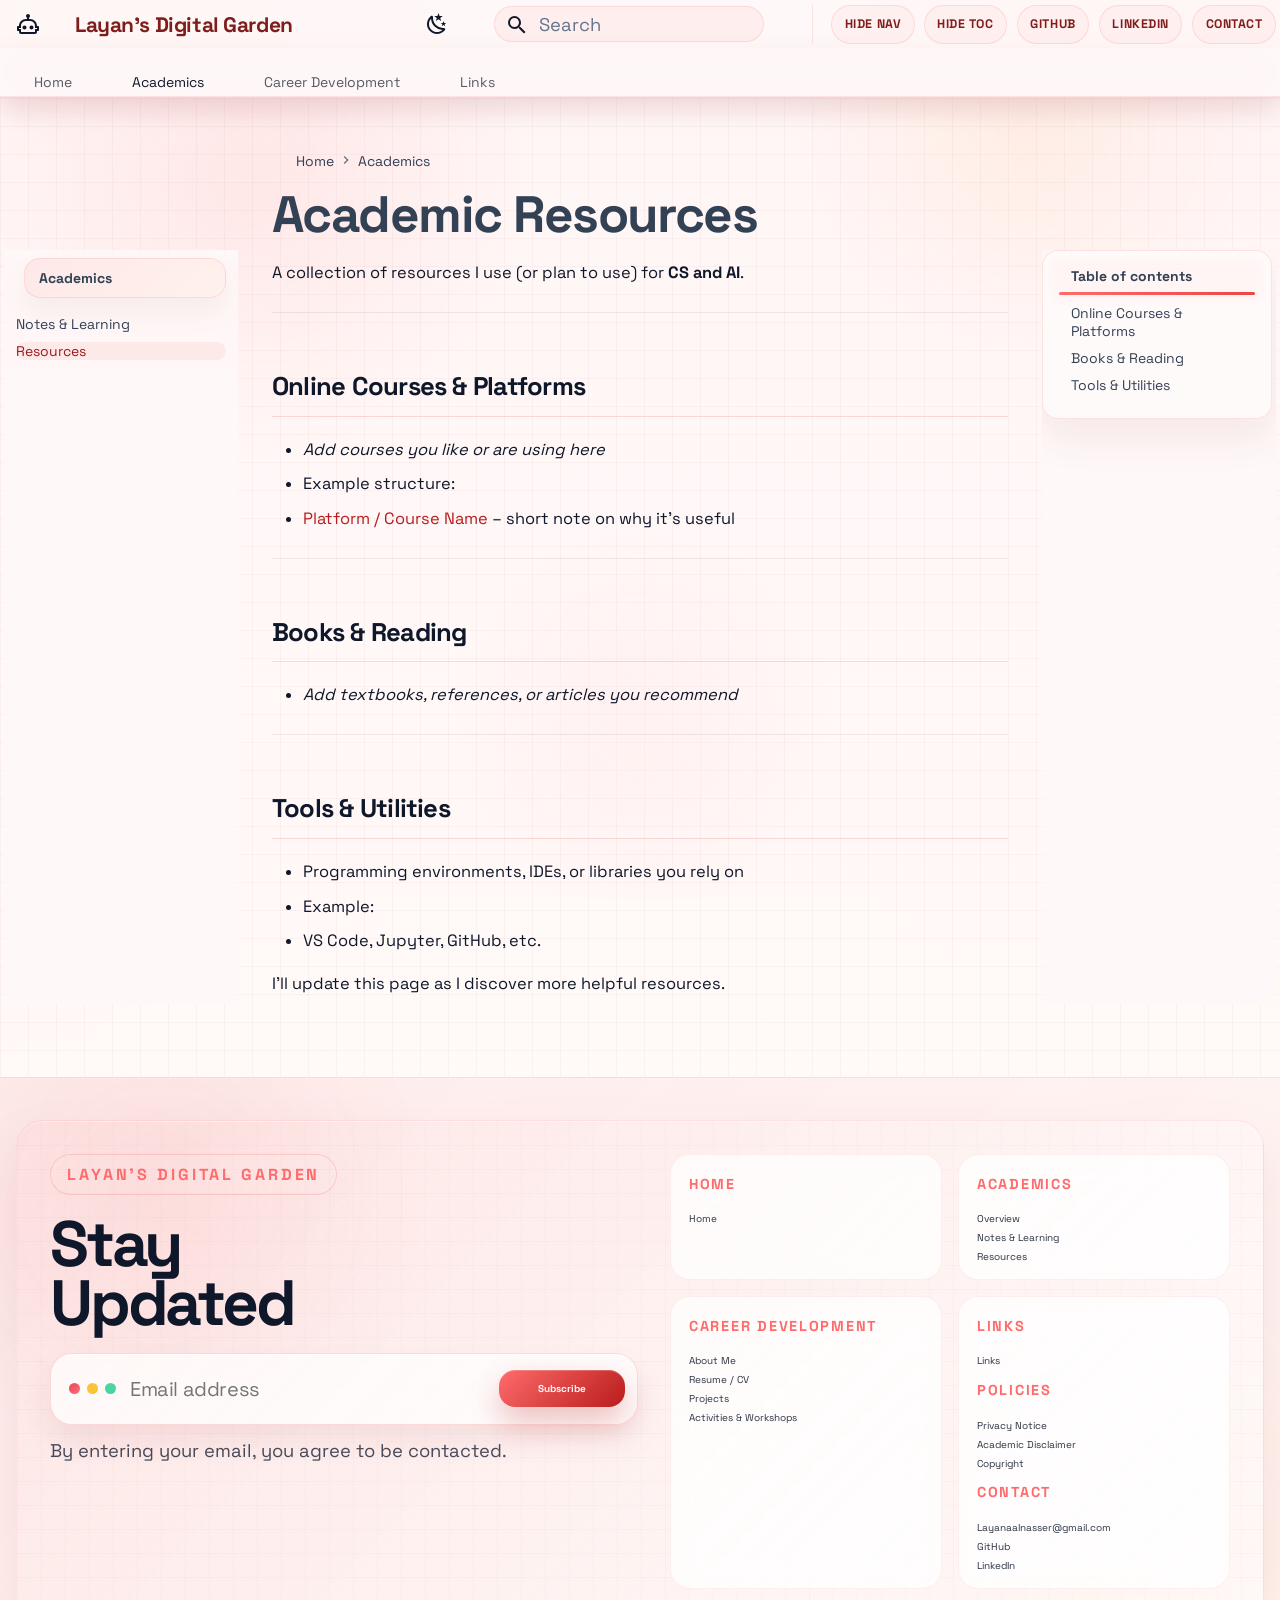
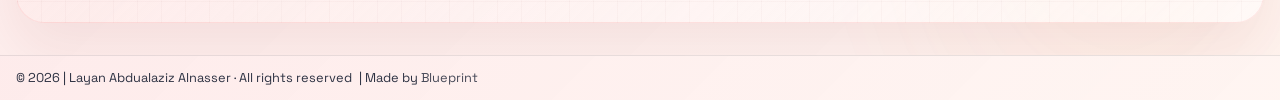
<file: site/academics/resources/index.html>
<!doctype html>
<html lang="en" class="no-js">
  <head>
    
      <meta charset="utf-8">
      <meta name="viewport" content="width=device-width,initial-scale=1">
      
      
      
        <link rel="canonical" href="https://layanalnasser.github.io/My-Garden/academics/resources/">
      
      
        <link rel="prev" href="../notes/">
      
      
        <link rel="next" href="../../career/about/">
      
      
        
      
      
      <link rel="icon" href="../../assets/images/favicon.png">
      <meta name="generator" content="mkdocs-1.6.1, mkdocs-material-9.7.2">
    
    
      
        <title>Resources - Layan's Digital Garden</title>
      
    
    
      <link rel="stylesheet" href="../../assets/stylesheets/main.484c7ddc.min.css">
      
        
        <link rel="stylesheet" href="../../assets/stylesheets/palette.ab4e12ef.min.css">
      
      


    
    
      
    
    
      
        
        
        <link rel="preconnect" href="https://fonts.gstatic.com" crossorigin>
        <link rel="stylesheet" href="https://fonts.googleapis.com/css?family=Space+Grotesk:300,300i,400,400i,700,700i%7CJetBrains+Mono:400,400i,700,700i&display=fallback">
        <style>:root{--md-text-font:"Space Grotesk";--md-code-font:"JetBrains Mono"}</style>
      
    
    
      <link rel="stylesheet" href="../../styles/extra.css">
    
    <script>__md_scope=new URL("../..",location),__md_hash=e=>[...e].reduce(((e,_)=>(e<<5)-e+_.charCodeAt(0)),0),__md_get=(e,_=localStorage,t=__md_scope)=>JSON.parse(_.getItem(t.pathname+"."+e)),__md_set=(e,_,t=localStorage,a=__md_scope)=>{try{t.setItem(a.pathname+"."+e,JSON.stringify(_))}catch(e){}}</script>
    
      

    
    
  </head>
  
  
    
    
      
    
    
    
    
    <body dir="ltr" data-md-color-scheme="default" data-md-color-primary="red" data-md-color-accent="red">
  
    
    <input class="md-toggle" data-md-toggle="drawer" type="checkbox" id="__drawer" autocomplete="off">
    <input class="md-toggle" data-md-toggle="search" type="checkbox" id="__search" autocomplete="off">
    <label class="md-overlay" for="__drawer"></label>
    <div data-md-component="skip">
      
        
        <a href="#academic-resources" class="md-skip">
          Skip to content
        </a>
      
    </div>
    <div data-md-component="announce">
      
    </div>
    
    
      

  

<header class="md-header md-header--shadow md-header--lifted" data-md-component="header">
  <nav class="md-header__inner md-grid" aria-label="Header">
    <a href="../.." title="Layan&#39;s Digital Garden" class="md-header__button md-logo" aria-label="Layan's Digital Garden" data-md-component="logo">
      
  
  <svg xmlns="http://www.w3.org/2000/svg" viewBox="0 0 24 24"><path d="M17.5 15.5c0 1.11-.89 2-2 2s-2-.89-2-2 .9-2 2-2 2 .9 2 2m-9-2c-1.1 0-2 .9-2 2s.9 2 2 2 2-.89 2-2-.89-2-2-2M23 15v3c0 .55-.45 1-1 1h-1v1c0 1.11-.89 2-2 2H5a2 2 0 0 1-2-2v-1H2c-.55 0-1-.45-1-1v-3c0-.55.45-1 1-1h1c0-3.87 3.13-7 7-7h1V5.73c-.6-.34-1-.99-1-1.73 0-1.1.9-2 2-2s2 .9 2 2c0 .74-.4 1.39-1 1.73V7h1c3.87 0 7 3.13 7 7h1c.55 0 1 .45 1 1m-2 1h-2v-2c0-2.76-2.24-5-5-5h-4c-2.76 0-5 2.24-5 5v2H3v1h2v3h14v-3h2z"/></svg>

    </a>
    <label class="md-header__button md-icon" for="__drawer">
      
      <svg xmlns="http://www.w3.org/2000/svg" viewBox="0 0 24 24"><path d="M3 6h18v2H3zm0 5h18v2H3zm0 5h18v2H3z"/></svg>
    </label>
    <div class="md-header__title" data-md-component="header-title">
      <div class="md-header__ellipsis">
        <div class="md-header__topic">
          <span class="md-ellipsis">
            Layan's Digital Garden
          </span>
        </div>
        <div class="md-header__topic" data-md-component="header-topic">
          <span class="md-ellipsis">
            
              Resources
            
          </span>
        </div>
      </div>
    </div>
    
      
        <form class="md-header__option" data-md-component="palette">
  
    
    
    
    <input class="md-option" data-md-color-media="" data-md-color-scheme="default" data-md-color-primary="red" data-md-color-accent="red"  aria-label="Switch to dark mode"  type="radio" name="__palette" id="__palette_0">
    
      <label class="md-header__button md-icon" title="Switch to dark mode" for="__palette_1" hidden>
        <svg xmlns="http://www.w3.org/2000/svg" viewBox="0 0 24 24"><path d="m17.75 4.09-2.53 1.94.91 3.06-2.63-1.81-2.63 1.81.91-3.06-2.53-1.94L12.44 4l1.06-3 1.06 3zm3.5 6.91-1.64 1.25.59 1.98-1.7-1.17-1.7 1.17.59-1.98L15.75 11l2.06-.05L18.5 9l.69 1.95zm-2.28 4.95c.83-.08 1.72 1.1 1.19 1.85-.32.45-.66.87-1.08 1.27C15.17 23 8.84 23 4.94 19.07c-3.91-3.9-3.91-10.24 0-14.14.4-.4.82-.76 1.27-1.08.75-.53 1.93.36 1.85 1.19-.27 2.86.69 5.83 2.89 8.02a9.96 9.96 0 0 0 8.02 2.89m-1.64 2.02a12.08 12.08 0 0 1-7.8-3.47c-2.17-2.19-3.33-5-3.49-7.82-2.81 3.14-2.7 7.96.31 10.98 3.02 3.01 7.84 3.12 10.98.31"/></svg>
      </label>
    
  
    
    
    
    <input class="md-option" data-md-color-media="" data-md-color-scheme="slate" data-md-color-primary="red" data-md-color-accent="red"  aria-label="Switch to light mode"  type="radio" name="__palette" id="__palette_1">
    
      <label class="md-header__button md-icon" title="Switch to light mode" for="__palette_0" hidden>
        <svg xmlns="http://www.w3.org/2000/svg" viewBox="0 0 24 24"><path d="M12 7a5 5 0 0 1 5 5 5 5 0 0 1-5 5 5 5 0 0 1-5-5 5 5 0 0 1 5-5m0 2a3 3 0 0 0-3 3 3 3 0 0 0 3 3 3 3 0 0 0 3-3 3 3 0 0 0-3-3m0-7 2.39 3.42C13.65 5.15 12.84 5 12 5s-1.65.15-2.39.42zM3.34 7l4.16-.35A7.2 7.2 0 0 0 5.94 8.5c-.44.74-.69 1.5-.83 2.29zm.02 10 1.76-3.77a7.131 7.131 0 0 0 2.38 4.14zM20.65 7l-1.77 3.79a7.02 7.02 0 0 0-2.38-4.15zm-.01 10-4.14.36c.59-.51 1.12-1.14 1.54-1.86.42-.73.69-1.5.83-2.29zM12 22l-2.41-3.44c.74.27 1.55.44 2.41.44.82 0 1.63-.17 2.37-.44z"/></svg>
      </label>
    
  
</form>
      
    
    
      <script>var palette=__md_get("__palette");if(palette&&palette.color){if("(prefers-color-scheme)"===palette.color.media){var media=matchMedia("(prefers-color-scheme: light)"),input=document.querySelector(media.matches?"[data-md-color-media='(prefers-color-scheme: light)']":"[data-md-color-media='(prefers-color-scheme: dark)']");palette.color.media=input.getAttribute("data-md-color-media"),palette.color.scheme=input.getAttribute("data-md-color-scheme"),palette.color.primary=input.getAttribute("data-md-color-primary"),palette.color.accent=input.getAttribute("data-md-color-accent")}for(var[key,value]of Object.entries(palette.color))document.body.setAttribute("data-md-color-"+key,value)}</script>
    
    
    
      
      
        <label class="md-header__button md-icon" for="__search">
          
          <svg xmlns="http://www.w3.org/2000/svg" viewBox="0 0 24 24"><path d="M9.5 3A6.5 6.5 0 0 1 16 9.5c0 1.61-.59 3.09-1.56 4.23l.27.27h.79l5 5-1.5 1.5-5-5v-.79l-.27-.27A6.52 6.52 0 0 1 9.5 16 6.5 6.5 0 0 1 3 9.5 6.5 6.5 0 0 1 9.5 3m0 2C7 5 5 7 5 9.5S7 14 9.5 14 14 12 14 9.5 12 5 9.5 5"/></svg>
        </label>
        <div class="md-search" data-md-component="search" role="dialog">
  <label class="md-search__overlay" for="__search"></label>
  <div class="md-search__inner" role="search">
    <form class="md-search__form" name="search">
      <input type="text" class="md-search__input" name="query" aria-label="Search" placeholder="Search" autocapitalize="off" autocorrect="off" autocomplete="off" spellcheck="false" data-md-component="search-query" required>
      <label class="md-search__icon md-icon" for="__search">
        
        <svg xmlns="http://www.w3.org/2000/svg" viewBox="0 0 24 24"><path d="M9.5 3A6.5 6.5 0 0 1 16 9.5c0 1.61-.59 3.09-1.56 4.23l.27.27h.79l5 5-1.5 1.5-5-5v-.79l-.27-.27A6.52 6.52 0 0 1 9.5 16 6.5 6.5 0 0 1 3 9.5 6.5 6.5 0 0 1 9.5 3m0 2C7 5 5 7 5 9.5S7 14 9.5 14 14 12 14 9.5 12 5 9.5 5"/></svg>
        
        <svg xmlns="http://www.w3.org/2000/svg" viewBox="0 0 24 24"><path d="M20 11v2H8l5.5 5.5-1.42 1.42L4.16 12l7.92-7.92L13.5 5.5 8 11z"/></svg>
      </label>
      <nav class="md-search__options" aria-label="Search">
        
          <a href="javascript:void(0)" class="md-search__icon md-icon" title="Share" aria-label="Share" data-clipboard data-clipboard-text="" data-md-component="search-share" tabindex="-1">
            
            <svg xmlns="http://www.w3.org/2000/svg" viewBox="0 0 24 24"><path d="M18 16.08c-.76 0-1.44.3-1.96.77L8.91 12.7c.05-.23.09-.46.09-.7s-.04-.47-.09-.7l7.05-4.11c.54.5 1.25.81 2.04.81a3 3 0 0 0 3-3 3 3 0 0 0-3-3 3 3 0 0 0-3 3c0 .24.04.47.09.7L8.04 9.81C7.5 9.31 6.79 9 6 9a3 3 0 0 0-3 3 3 3 0 0 0 3 3c.79 0 1.5-.31 2.04-.81l7.12 4.15c-.05.21-.08.43-.08.66 0 1.61 1.31 2.91 2.92 2.91s2.92-1.3 2.92-2.91A2.92 2.92 0 0 0 18 16.08"/></svg>
          </a>
        
        <button type="reset" class="md-search__icon md-icon" title="Clear" aria-label="Clear" tabindex="-1">
          
          <svg xmlns="http://www.w3.org/2000/svg" viewBox="0 0 24 24"><path d="M19 6.41 17.59 5 12 10.59 6.41 5 5 6.41 10.59 12 5 17.59 6.41 19 12 13.41 17.59 19 19 17.59 13.41 12z"/></svg>
        </button>
      </nav>
      
        <div class="md-search__suggest" data-md-component="search-suggest"></div>
      
    </form>
    <div class="md-search__output">
      <div class="md-search__scrollwrap" tabindex="0" data-md-scrollfix>
        <div class="md-search-result" data-md-component="search-result">
          <div class="md-search-result__meta">
            Initializing search
          </div>
          <ol class="md-search-result__list" role="presentation"></ol>
        </div>
      </div>
    </div>
  </div>
</div>
      
    
    
  </nav>
  
    
      
<nav class="md-tabs" aria-label="Tabs" data-md-component="tabs">
  <div class="md-grid">
    <ul class="md-tabs__list">
      
        
  
  
  
  
    <li class="md-tabs__item">
      <a href="../.." class="md-tabs__link">
        
  
  
    
  
  Home

      </a>
    </li>
  

      
        
  
  
  
    
  
  
    
    
      <li class="md-tabs__item md-tabs__item--active">
        <a href="../" class="md-tabs__link">
          
  
  
    
  
  Academics

        </a>
      </li>
    
  

      
        
  
  
  
  
    
    
      <li class="md-tabs__item">
        <a href="../../career/about/" class="md-tabs__link">
          
  
  
    
  
  Career Development

        </a>
      </li>
    
  

      
        
  
  
  
  
    <li class="md-tabs__item">
      <a href="../../links/" class="md-tabs__link">
        
  
  
    
  
  Links

      </a>
    </li>
  

      
    </ul>
  </div>
</nav>
    
  
</header>
    
    <div class="md-container" data-md-component="container">
      
      
        
      
      <main class="md-main" data-md-component="main">
        <div class="md-main__inner md-grid">
          
            
              
              <div class="md-sidebar md-sidebar--primary" data-md-component="sidebar" data-md-type="navigation" >
                <div class="md-sidebar__scrollwrap">
                  <div class="md-sidebar__inner">
                    


  


<nav class="md-nav md-nav--primary md-nav--lifted" aria-label="Navigation" data-md-level="0">
  <label class="md-nav__title" for="__drawer">
    <a href="../.." title="Layan&#39;s Digital Garden" class="md-nav__button md-logo" aria-label="Layan's Digital Garden" data-md-component="logo">
      
  
  <svg xmlns="http://www.w3.org/2000/svg" viewBox="0 0 24 24"><path d="M17.5 15.5c0 1.11-.89 2-2 2s-2-.89-2-2 .9-2 2-2 2 .9 2 2m-9-2c-1.1 0-2 .9-2 2s.9 2 2 2 2-.89 2-2-.89-2-2-2M23 15v3c0 .55-.45 1-1 1h-1v1c0 1.11-.89 2-2 2H5a2 2 0 0 1-2-2v-1H2c-.55 0-1-.45-1-1v-3c0-.55.45-1 1-1h1c0-3.87 3.13-7 7-7h1V5.73c-.6-.34-1-.99-1-1.73 0-1.1.9-2 2-2s2 .9 2 2c0 .74-.4 1.39-1 1.73V7h1c3.87 0 7 3.13 7 7h1c.55 0 1 .45 1 1m-2 1h-2v-2c0-2.76-2.24-5-5-5h-4c-2.76 0-5 2.24-5 5v2H3v1h2v3h14v-3h2z"/></svg>

    </a>
    Layan's Digital Garden
  </label>
  
  <ul class="md-nav__list" data-md-scrollfix>
    
      
      
  
  
  
  
    <li class="md-nav__item">
      <a href="../.." class="md-nav__link">
        
  
  
  <span class="md-ellipsis">
    
  
    Home
  

    
  </span>
  
  

      </a>
    </li>
  

    
      
      
  
  
    
  
  
  
    
    
      
        
          
        
      
        
      
        
      
    
    
    
      
        
        
      
      
        
      
    
    
    <li class="md-nav__item md-nav__item--active md-nav__item--section md-nav__item--nested">
      
        
        
        <input class="md-nav__toggle md-toggle " type="checkbox" id="__nav_2" checked>
        
          
          <div class="md-nav__link md-nav__container">
            <a href="../" class="md-nav__link ">
              
  
  
  <span class="md-ellipsis">
    
  
    Academics
  

    
  </span>
  
  

            </a>
            
              
              <label class="md-nav__link " for="__nav_2" id="__nav_2_label" tabindex="">
                <span class="md-nav__icon md-icon"></span>
              </label>
            
          </div>
        
        <nav class="md-nav" data-md-level="1" aria-labelledby="__nav_2_label" aria-expanded="true">
          <label class="md-nav__title" for="__nav_2">
            <span class="md-nav__icon md-icon"></span>
            
  
    Academics
  

          </label>
          <ul class="md-nav__list" data-md-scrollfix>
            
              
            
              
                
  
  
  
  
    <li class="md-nav__item">
      <a href="../notes/" class="md-nav__link">
        
  
  
  <span class="md-ellipsis">
    
  
    Notes & Learning
  

    
  </span>
  
  

      </a>
    </li>
  

              
            
              
                
  
  
    
  
  
  
    <li class="md-nav__item md-nav__item--active">
      
      <input class="md-nav__toggle md-toggle" type="checkbox" id="__toc">
      
      
        
      
      
        <label class="md-nav__link md-nav__link--active" for="__toc">
          
  
  
  <span class="md-ellipsis">
    
  
    Resources
  

    
  </span>
  
  

          <span class="md-nav__icon md-icon"></span>
        </label>
      
      <a href="./" class="md-nav__link md-nav__link--active">
        
  
  
  <span class="md-ellipsis">
    
  
    Resources
  

    
  </span>
  
  

      </a>
      
        

<nav class="md-nav md-nav--secondary" aria-label="Table of contents">
  
  
  
    
  
  
    <label class="md-nav__title" for="__toc">
      <span class="md-nav__icon md-icon"></span>
      Table of contents
    </label>
    <ul class="md-nav__list" data-md-component="toc" data-md-scrollfix>
      
        <li class="md-nav__item">
  <a href="#online-courses-platforms" class="md-nav__link">
    <span class="md-ellipsis">
      
        Online Courses &amp; Platforms
      
    </span>
  </a>
  
</li>
      
        <li class="md-nav__item">
  <a href="#books-reading" class="md-nav__link">
    <span class="md-ellipsis">
      
        Books &amp; Reading
      
    </span>
  </a>
  
</li>
      
        <li class="md-nav__item">
  <a href="#tools-utilities" class="md-nav__link">
    <span class="md-ellipsis">
      
        Tools &amp; Utilities
      
    </span>
  </a>
  
</li>
      
    </ul>
  
</nav>
      
    </li>
  

              
            
          </ul>
        </nav>
      
    </li>
  

    
      
      
  
  
  
  
    
    
      
        
      
        
      
        
      
        
      
    
    
    
      
      
        
      
    
    
    <li class="md-nav__item md-nav__item--nested">
      
        
        
        <input class="md-nav__toggle md-toggle " type="checkbox" id="__nav_3" >
        
          
          <label class="md-nav__link" for="__nav_3" id="__nav_3_label" tabindex="0">
            
  
  
  <span class="md-ellipsis">
    
  
    Career Development
  

    
  </span>
  
  

            <span class="md-nav__icon md-icon"></span>
          </label>
        
        <nav class="md-nav" data-md-level="1" aria-labelledby="__nav_3_label" aria-expanded="false">
          <label class="md-nav__title" for="__nav_3">
            <span class="md-nav__icon md-icon"></span>
            
  
    Career Development
  

          </label>
          <ul class="md-nav__list" data-md-scrollfix>
            
              
                
  
  
  
  
    <li class="md-nav__item">
      <a href="../../career/about/" class="md-nav__link">
        
  
  
  <span class="md-ellipsis">
    
  
    About Me
  

    
  </span>
  
  

      </a>
    </li>
  

              
            
              
                
  
  
  
  
    <li class="md-nav__item">
      <a href="../../career/cv/" class="md-nav__link">
        
  
  
  <span class="md-ellipsis">
    
  
    Resume / CV
  

    
  </span>
  
  

      </a>
    </li>
  

              
            
              
                
  
  
  
  
    <li class="md-nav__item">
      <a href="../../career/projects/" class="md-nav__link">
        
  
  
  <span class="md-ellipsis">
    
  
    Projects
  

    
  </span>
  
  

      </a>
    </li>
  

              
            
              
                
  
  
  
  
    <li class="md-nav__item">
      <a href="../../career/activities/" class="md-nav__link">
        
  
  
  <span class="md-ellipsis">
    
  
    Activities & Workshops
  

    
  </span>
  
  

      </a>
    </li>
  

              
            
          </ul>
        </nav>
      
    </li>
  

    
      
      
  
  
  
  
    <li class="md-nav__item">
      <a href="../../links/" class="md-nav__link">
        
  
  
  <span class="md-ellipsis">
    
  
    Links
  

    
  </span>
  
  

      </a>
    </li>
  

    
  </ul>
</nav>
                  </div>
                </div>
              </div>
            
            
              
              <div class="md-sidebar md-sidebar--secondary" data-md-component="sidebar" data-md-type="toc" >
                <div class="md-sidebar__scrollwrap">
                  <div class="md-sidebar__inner">
                    

<nav class="md-nav md-nav--secondary" aria-label="Table of contents">
  
  
  
    
  
  
    <label class="md-nav__title" for="__toc">
      <span class="md-nav__icon md-icon"></span>
      Table of contents
    </label>
    <ul class="md-nav__list" data-md-component="toc" data-md-scrollfix>
      
        <li class="md-nav__item">
  <a href="#online-courses-platforms" class="md-nav__link">
    <span class="md-ellipsis">
      
        Online Courses &amp; Platforms
      
    </span>
  </a>
  
</li>
      
        <li class="md-nav__item">
  <a href="#books-reading" class="md-nav__link">
    <span class="md-ellipsis">
      
        Books &amp; Reading
      
    </span>
  </a>
  
</li>
      
        <li class="md-nav__item">
  <a href="#tools-utilities" class="md-nav__link">
    <span class="md-ellipsis">
      
        Tools &amp; Utilities
      
    </span>
  </a>
  
</li>
      
    </ul>
  
</nav>
                  </div>
                </div>
              </div>
            
          
          
            <div class="md-content" data-md-component="content">
              
                



  


  <nav class="md-path" aria-label="Navigation" >
    <ol class="md-path__list">
      
        
  
  
    <li class="md-path__item">
      <a href="../.." class="md-path__link">
        
  <span class="md-ellipsis">
    Home
  </span>

      </a>
    </li>
  

      
      
        
  
  
    
    
      <li class="md-path__item">
        <a href="../" class="md-path__link">
          
  <span class="md-ellipsis">
    Academics
  </span>

        </a>
      </li>
    
  

      
    </ol>
  </nav>

              
              <article class="md-content__inner md-typeset">
                
                  



<h1 id="academic-resources">Academic Resources<a class="headerlink" href="#academic-resources" title="Permanent link">&para;</a></h1>
<p>A collection of resources I use (or plan to use) for <strong>CS and AI</strong>.</p>
<hr />
<h2 id="online-courses-platforms">Online Courses &amp; Platforms<a class="headerlink" href="#online-courses-platforms" title="Permanent link">&para;</a></h2>
<ul>
<li><em>Add courses you like or are using here</em>  </li>
<li>Example structure:</li>
<li><a href="#">Platform / Course Name</a> – short note on why it’s useful</li>
</ul>
<hr />
<h2 id="books-reading">Books &amp; Reading<a class="headerlink" href="#books-reading" title="Permanent link">&para;</a></h2>
<ul>
<li><em>Add textbooks, references, or articles you recommend</em>  </li>
</ul>
<hr />
<h2 id="tools-utilities">Tools &amp; Utilities<a class="headerlink" href="#tools-utilities" title="Permanent link">&para;</a></h2>
<ul>
<li>Programming environments, IDEs, or libraries you rely on  </li>
<li>Example:</li>
<li>VS Code, Jupyter, GitHub, etc.</li>
</ul>
<p>I’ll update this page as I discover more helpful resources.</p>












                
              </article>
            </div>
          
          
<script>var target=document.getElementById(location.hash.slice(1));target&&target.name&&(target.checked=target.name.startsWith("__tabbed_"))</script>
        </div>
        
          <button type="button" class="md-top md-icon" data-md-component="top" hidden>
  
  <svg xmlns="http://www.w3.org/2000/svg" viewBox="0 0 24 24"><path d="M13 20h-2V8l-5.5 5.5-1.42-1.42L12 4.16l7.92 7.92-1.42 1.42L13 8z"/></svg>
  Back to top
</button>
        
      </main>
      
        <footer class="md-footer">
  
  <div class="md-footer-meta md-typeset">
    <div class="md-footer-meta__inner md-grid">
      <div class="md-copyright">
  
    <div class="md-copyright__highlight">
      ©️ 2026 | Layan Abdualaziz Alnasser · All rights reserved
    </div>
  
  
    Made with
    <a href="https://squidfunk.github.io/mkdocs-material/" target="_blank" rel="noopener">
      Material for MkDocs
    </a>
  
</div>
      
    </div>
  </div>
</footer>
      
    </div>
    <div class="md-dialog" data-md-component="dialog">
      <div class="md-dialog__inner md-typeset"></div>
    </div>
    
    
    
      
      
      <script id="__config" type="application/json">{"annotate": null, "base": "../..", "features": ["navigation.tabs", "navigation.tabs.sticky", "navigation.sections", "navigation.indexes", "navigation.top", "navigation.path", "search.suggest", "search.highlight", "search.share", "content.code.copy", "toc.follow"], "search": "../../assets/javascripts/workers/search.2c215733.min.js", "tags": null, "translations": {"clipboard.copied": "Copied to clipboard", "clipboard.copy": "Copy to clipboard", "search.result.more.one": "1 more on this page", "search.result.more.other": "# more on this page", "search.result.none": "No matching documents", "search.result.one": "1 matching document", "search.result.other": "# matching documents", "search.result.placeholder": "Type to start searching", "search.result.term.missing": "Missing", "select.version": "Select version"}, "version": null}</script>
    
    
      <script src="../../assets/javascripts/bundle.79ae519e.min.js"></script>
      
        <script src="../../javascripts/cta-footer.js"></script>
      
    
  </body>
</html>
</file>
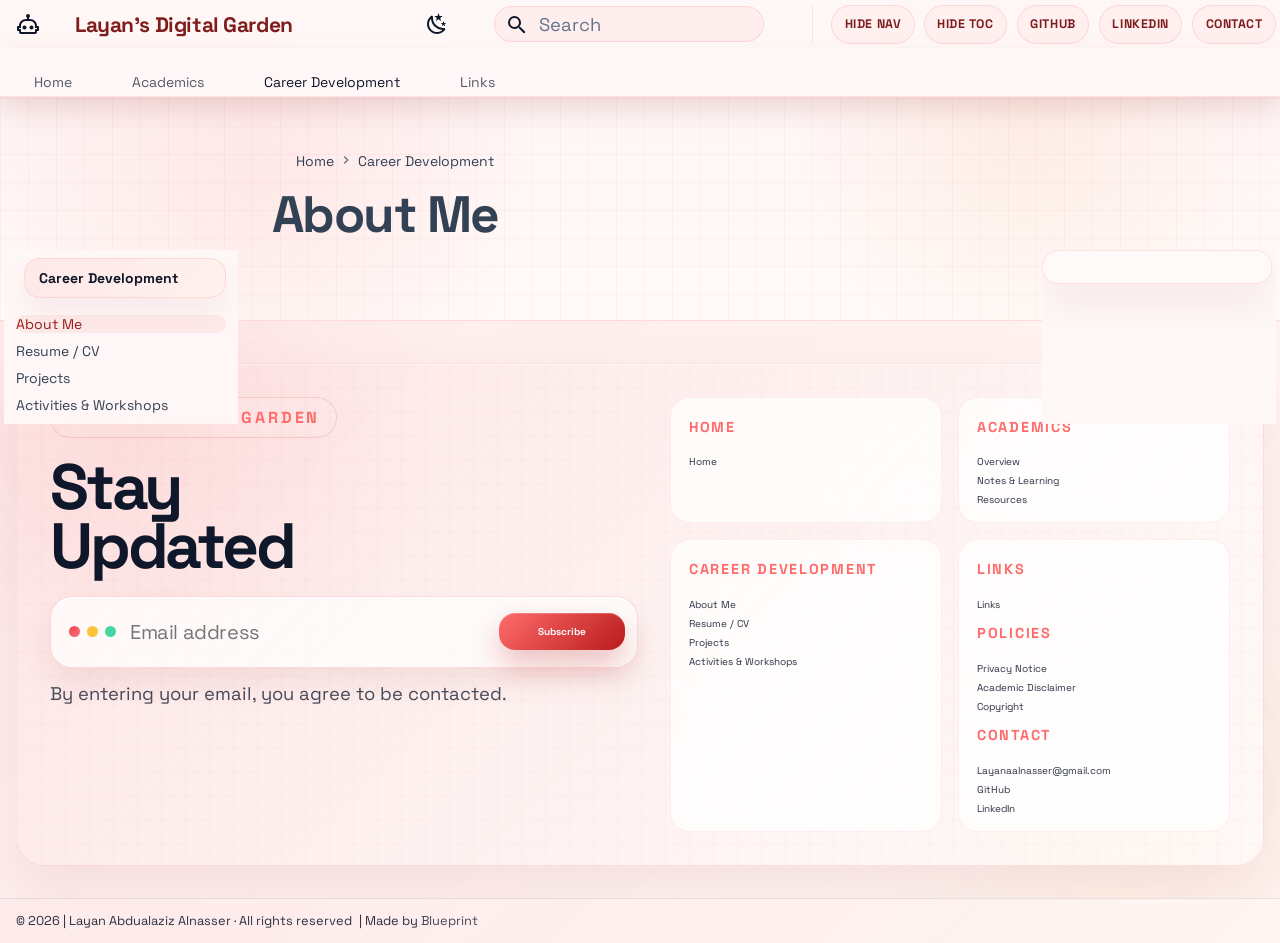
<file: site/career/about/index.html>
<!doctype html>
<html lang="en" class="no-js">
  <head>
    
      <meta charset="utf-8">
      <meta name="viewport" content="width=device-width,initial-scale=1">
      
      
      
        <link rel="canonical" href="https://layanalnasser.github.io/My-Garden/career/about/">
      
      
        <link rel="prev" href="../../academics/resources/">
      
      
        <link rel="next" href="../cv/">
      
      
        
      
      
      <link rel="icon" href="../../assets/images/favicon.png">
      <meta name="generator" content="mkdocs-1.6.1, mkdocs-material-9.7.2">
    
    
      
        <title>About Me - Layan's Digital Garden</title>
      
    
    
      <link rel="stylesheet" href="../../assets/stylesheets/main.484c7ddc.min.css">
      
        
        <link rel="stylesheet" href="../../assets/stylesheets/palette.ab4e12ef.min.css">
      
      


    
    
      
    
    
      
        
        
        <link rel="preconnect" href="https://fonts.gstatic.com" crossorigin>
        <link rel="stylesheet" href="https://fonts.googleapis.com/css?family=Space+Grotesk:300,300i,400,400i,700,700i%7CJetBrains+Mono:400,400i,700,700i&display=fallback">
        <style>:root{--md-text-font:"Space Grotesk";--md-code-font:"JetBrains Mono"}</style>
      
    
    
      <link rel="stylesheet" href="../../styles/extra.css">
    
    <script>__md_scope=new URL("../..",location),__md_hash=e=>[...e].reduce(((e,_)=>(e<<5)-e+_.charCodeAt(0)),0),__md_get=(e,_=localStorage,t=__md_scope)=>JSON.parse(_.getItem(t.pathname+"."+e)),__md_set=(e,_,t=localStorage,a=__md_scope)=>{try{t.setItem(a.pathname+"."+e,JSON.stringify(_))}catch(e){}}</script>
    
      

    
    
  </head>
  
  
    
    
      
    
    
    
    
    <body dir="ltr" data-md-color-scheme="default" data-md-color-primary="red" data-md-color-accent="red">
  
    
    <input class="md-toggle" data-md-toggle="drawer" type="checkbox" id="__drawer" autocomplete="off">
    <input class="md-toggle" data-md-toggle="search" type="checkbox" id="__search" autocomplete="off">
    <label class="md-overlay" for="__drawer"></label>
    <div data-md-component="skip">
      
    </div>
    <div data-md-component="announce">
      
    </div>
    
    
      

  

<header class="md-header md-header--shadow md-header--lifted" data-md-component="header">
  <nav class="md-header__inner md-grid" aria-label="Header">
    <a href="../.." title="Layan&#39;s Digital Garden" class="md-header__button md-logo" aria-label="Layan's Digital Garden" data-md-component="logo">
      
  
  <svg xmlns="http://www.w3.org/2000/svg" viewBox="0 0 24 24"><path d="M17.5 15.5c0 1.11-.89 2-2 2s-2-.89-2-2 .9-2 2-2 2 .9 2 2m-9-2c-1.1 0-2 .9-2 2s.9 2 2 2 2-.89 2-2-.89-2-2-2M23 15v3c0 .55-.45 1-1 1h-1v1c0 1.11-.89 2-2 2H5a2 2 0 0 1-2-2v-1H2c-.55 0-1-.45-1-1v-3c0-.55.45-1 1-1h1c0-3.87 3.13-7 7-7h1V5.73c-.6-.34-1-.99-1-1.73 0-1.1.9-2 2-2s2 .9 2 2c0 .74-.4 1.39-1 1.73V7h1c3.87 0 7 3.13 7 7h1c.55 0 1 .45 1 1m-2 1h-2v-2c0-2.76-2.24-5-5-5h-4c-2.76 0-5 2.24-5 5v2H3v1h2v3h14v-3h2z"/></svg>

    </a>
    <label class="md-header__button md-icon" for="__drawer">
      
      <svg xmlns="http://www.w3.org/2000/svg" viewBox="0 0 24 24"><path d="M3 6h18v2H3zm0 5h18v2H3zm0 5h18v2H3z"/></svg>
    </label>
    <div class="md-header__title" data-md-component="header-title">
      <div class="md-header__ellipsis">
        <div class="md-header__topic">
          <span class="md-ellipsis">
            Layan's Digital Garden
          </span>
        </div>
        <div class="md-header__topic" data-md-component="header-topic">
          <span class="md-ellipsis">
            
              About Me
            
          </span>
        </div>
      </div>
    </div>
    
      
        <form class="md-header__option" data-md-component="palette">
  
    
    
    
    <input class="md-option" data-md-color-media="" data-md-color-scheme="default" data-md-color-primary="red" data-md-color-accent="red"  aria-label="Switch to dark mode"  type="radio" name="__palette" id="__palette_0">
    
      <label class="md-header__button md-icon" title="Switch to dark mode" for="__palette_1" hidden>
        <svg xmlns="http://www.w3.org/2000/svg" viewBox="0 0 24 24"><path d="m17.75 4.09-2.53 1.94.91 3.06-2.63-1.81-2.63 1.81.91-3.06-2.53-1.94L12.44 4l1.06-3 1.06 3zm3.5 6.91-1.64 1.25.59 1.98-1.7-1.17-1.7 1.17.59-1.98L15.75 11l2.06-.05L18.5 9l.69 1.95zm-2.28 4.95c.83-.08 1.72 1.1 1.19 1.85-.32.45-.66.87-1.08 1.27C15.17 23 8.84 23 4.94 19.07c-3.91-3.9-3.91-10.24 0-14.14.4-.4.82-.76 1.27-1.08.75-.53 1.93.36 1.85 1.19-.27 2.86.69 5.83 2.89 8.02a9.96 9.96 0 0 0 8.02 2.89m-1.64 2.02a12.08 12.08 0 0 1-7.8-3.47c-2.17-2.19-3.33-5-3.49-7.82-2.81 3.14-2.7 7.96.31 10.98 3.02 3.01 7.84 3.12 10.98.31"/></svg>
      </label>
    
  
    
    
    
    <input class="md-option" data-md-color-media="" data-md-color-scheme="slate" data-md-color-primary="red" data-md-color-accent="red"  aria-label="Switch to light mode"  type="radio" name="__palette" id="__palette_1">
    
      <label class="md-header__button md-icon" title="Switch to light mode" for="__palette_0" hidden>
        <svg xmlns="http://www.w3.org/2000/svg" viewBox="0 0 24 24"><path d="M12 7a5 5 0 0 1 5 5 5 5 0 0 1-5 5 5 5 0 0 1-5-5 5 5 0 0 1 5-5m0 2a3 3 0 0 0-3 3 3 3 0 0 0 3 3 3 3 0 0 0 3-3 3 3 0 0 0-3-3m0-7 2.39 3.42C13.65 5.15 12.84 5 12 5s-1.65.15-2.39.42zM3.34 7l4.16-.35A7.2 7.2 0 0 0 5.94 8.5c-.44.74-.69 1.5-.83 2.29zm.02 10 1.76-3.77a7.131 7.131 0 0 0 2.38 4.14zM20.65 7l-1.77 3.79a7.02 7.02 0 0 0-2.38-4.15zm-.01 10-4.14.36c.59-.51 1.12-1.14 1.54-1.86.42-.73.69-1.5.83-2.29zM12 22l-2.41-3.44c.74.27 1.55.44 2.41.44.82 0 1.63-.17 2.37-.44z"/></svg>
      </label>
    
  
</form>
      
    
    
      <script>var palette=__md_get("__palette");if(palette&&palette.color){if("(prefers-color-scheme)"===palette.color.media){var media=matchMedia("(prefers-color-scheme: light)"),input=document.querySelector(media.matches?"[data-md-color-media='(prefers-color-scheme: light)']":"[data-md-color-media='(prefers-color-scheme: dark)']");palette.color.media=input.getAttribute("data-md-color-media"),palette.color.scheme=input.getAttribute("data-md-color-scheme"),palette.color.primary=input.getAttribute("data-md-color-primary"),palette.color.accent=input.getAttribute("data-md-color-accent")}for(var[key,value]of Object.entries(palette.color))document.body.setAttribute("data-md-color-"+key,value)}</script>
    
    
    
      
      
        <label class="md-header__button md-icon" for="__search">
          
          <svg xmlns="http://www.w3.org/2000/svg" viewBox="0 0 24 24"><path d="M9.5 3A6.5 6.5 0 0 1 16 9.5c0 1.61-.59 3.09-1.56 4.23l.27.27h.79l5 5-1.5 1.5-5-5v-.79l-.27-.27A6.52 6.52 0 0 1 9.5 16 6.5 6.5 0 0 1 3 9.5 6.5 6.5 0 0 1 9.5 3m0 2C7 5 5 7 5 9.5S7 14 9.5 14 14 12 14 9.5 12 5 9.5 5"/></svg>
        </label>
        <div class="md-search" data-md-component="search" role="dialog">
  <label class="md-search__overlay" for="__search"></label>
  <div class="md-search__inner" role="search">
    <form class="md-search__form" name="search">
      <input type="text" class="md-search__input" name="query" aria-label="Search" placeholder="Search" autocapitalize="off" autocorrect="off" autocomplete="off" spellcheck="false" data-md-component="search-query" required>
      <label class="md-search__icon md-icon" for="__search">
        
        <svg xmlns="http://www.w3.org/2000/svg" viewBox="0 0 24 24"><path d="M9.5 3A6.5 6.5 0 0 1 16 9.5c0 1.61-.59 3.09-1.56 4.23l.27.27h.79l5 5-1.5 1.5-5-5v-.79l-.27-.27A6.52 6.52 0 0 1 9.5 16 6.5 6.5 0 0 1 3 9.5 6.5 6.5 0 0 1 9.5 3m0 2C7 5 5 7 5 9.5S7 14 9.5 14 14 12 14 9.5 12 5 9.5 5"/></svg>
        
        <svg xmlns="http://www.w3.org/2000/svg" viewBox="0 0 24 24"><path d="M20 11v2H8l5.5 5.5-1.42 1.42L4.16 12l7.92-7.92L13.5 5.5 8 11z"/></svg>
      </label>
      <nav class="md-search__options" aria-label="Search">
        
          <a href="javascript:void(0)" class="md-search__icon md-icon" title="Share" aria-label="Share" data-clipboard data-clipboard-text="" data-md-component="search-share" tabindex="-1">
            
            <svg xmlns="http://www.w3.org/2000/svg" viewBox="0 0 24 24"><path d="M18 16.08c-.76 0-1.44.3-1.96.77L8.91 12.7c.05-.23.09-.46.09-.7s-.04-.47-.09-.7l7.05-4.11c.54.5 1.25.81 2.04.81a3 3 0 0 0 3-3 3 3 0 0 0-3-3 3 3 0 0 0-3 3c0 .24.04.47.09.7L8.04 9.81C7.5 9.31 6.79 9 6 9a3 3 0 0 0-3 3 3 3 0 0 0 3 3c.79 0 1.5-.31 2.04-.81l7.12 4.15c-.05.21-.08.43-.08.66 0 1.61 1.31 2.91 2.92 2.91s2.92-1.3 2.92-2.91A2.92 2.92 0 0 0 18 16.08"/></svg>
          </a>
        
        <button type="reset" class="md-search__icon md-icon" title="Clear" aria-label="Clear" tabindex="-1">
          
          <svg xmlns="http://www.w3.org/2000/svg" viewBox="0 0 24 24"><path d="M19 6.41 17.59 5 12 10.59 6.41 5 5 6.41 10.59 12 5 17.59 6.41 19 12 13.41 17.59 19 19 17.59 13.41 12z"/></svg>
        </button>
      </nav>
      
        <div class="md-search__suggest" data-md-component="search-suggest"></div>
      
    </form>
    <div class="md-search__output">
      <div class="md-search__scrollwrap" tabindex="0" data-md-scrollfix>
        <div class="md-search-result" data-md-component="search-result">
          <div class="md-search-result__meta">
            Initializing search
          </div>
          <ol class="md-search-result__list" role="presentation"></ol>
        </div>
      </div>
    </div>
  </div>
</div>
      
    
    
  </nav>
  
    
      
<nav class="md-tabs" aria-label="Tabs" data-md-component="tabs">
  <div class="md-grid">
    <ul class="md-tabs__list">
      
        
  
  
  
  
    <li class="md-tabs__item">
      <a href="../.." class="md-tabs__link">
        
  
  
    
  
  Home

      </a>
    </li>
  

      
        
  
  
  
  
    
    
      <li class="md-tabs__item">
        <a href="../../academics/" class="md-tabs__link">
          
  
  
    
  
  Academics

        </a>
      </li>
    
  

      
        
  
  
  
    
  
  
    
    
      <li class="md-tabs__item md-tabs__item--active">
        <a href="./" class="md-tabs__link">
          
  
  
    
  
  Career Development

        </a>
      </li>
    
  

      
        
  
  
  
  
    <li class="md-tabs__item">
      <a href="../../links/" class="md-tabs__link">
        
  
  
    
  
  Links

      </a>
    </li>
  

      
    </ul>
  </div>
</nav>
    
  
</header>
    
    <div class="md-container" data-md-component="container">
      
      
        
      
      <main class="md-main" data-md-component="main">
        <div class="md-main__inner md-grid">
          
            
              
              <div class="md-sidebar md-sidebar--primary" data-md-component="sidebar" data-md-type="navigation" >
                <div class="md-sidebar__scrollwrap">
                  <div class="md-sidebar__inner">
                    


  


<nav class="md-nav md-nav--primary md-nav--lifted" aria-label="Navigation" data-md-level="0">
  <label class="md-nav__title" for="__drawer">
    <a href="../.." title="Layan&#39;s Digital Garden" class="md-nav__button md-logo" aria-label="Layan's Digital Garden" data-md-component="logo">
      
  
  <svg xmlns="http://www.w3.org/2000/svg" viewBox="0 0 24 24"><path d="M17.5 15.5c0 1.11-.89 2-2 2s-2-.89-2-2 .9-2 2-2 2 .9 2 2m-9-2c-1.1 0-2 .9-2 2s.9 2 2 2 2-.89 2-2-.89-2-2-2M23 15v3c0 .55-.45 1-1 1h-1v1c0 1.11-.89 2-2 2H5a2 2 0 0 1-2-2v-1H2c-.55 0-1-.45-1-1v-3c0-.55.45-1 1-1h1c0-3.87 3.13-7 7-7h1V5.73c-.6-.34-1-.99-1-1.73 0-1.1.9-2 2-2s2 .9 2 2c0 .74-.4 1.39-1 1.73V7h1c3.87 0 7 3.13 7 7h1c.55 0 1 .45 1 1m-2 1h-2v-2c0-2.76-2.24-5-5-5h-4c-2.76 0-5 2.24-5 5v2H3v1h2v3h14v-3h2z"/></svg>

    </a>
    Layan's Digital Garden
  </label>
  
  <ul class="md-nav__list" data-md-scrollfix>
    
      
      
  
  
  
  
    <li class="md-nav__item">
      <a href="../.." class="md-nav__link">
        
  
  
  <span class="md-ellipsis">
    
  
    Home
  

    
  </span>
  
  

      </a>
    </li>
  

    
      
      
  
  
  
  
    
    
      
        
          
        
      
        
      
        
      
    
    
    
      
      
        
      
    
    
    <li class="md-nav__item md-nav__item--nested">
      
        
        
        <input class="md-nav__toggle md-toggle " type="checkbox" id="__nav_2" >
        
          
          <div class="md-nav__link md-nav__container">
            <a href="../../academics/" class="md-nav__link ">
              
  
  
  <span class="md-ellipsis">
    
  
    Academics
  

    
  </span>
  
  

            </a>
            
              
              <label class="md-nav__link " for="__nav_2" id="__nav_2_label" tabindex="0">
                <span class="md-nav__icon md-icon"></span>
              </label>
            
          </div>
        
        <nav class="md-nav" data-md-level="1" aria-labelledby="__nav_2_label" aria-expanded="false">
          <label class="md-nav__title" for="__nav_2">
            <span class="md-nav__icon md-icon"></span>
            
  
    Academics
  

          </label>
          <ul class="md-nav__list" data-md-scrollfix>
            
              
            
              
                
  
  
  
  
    <li class="md-nav__item">
      <a href="../../academics/notes/" class="md-nav__link">
        
  
  
  <span class="md-ellipsis">
    
  
    Notes & Learning
  

    
  </span>
  
  

      </a>
    </li>
  

              
            
              
                
  
  
  
  
    <li class="md-nav__item">
      <a href="../../academics/resources/" class="md-nav__link">
        
  
  
  <span class="md-ellipsis">
    
  
    Resources
  

    
  </span>
  
  

      </a>
    </li>
  

              
            
          </ul>
        </nav>
      
    </li>
  

    
      
      
  
  
    
  
  
  
    
    
      
        
      
        
      
        
      
        
      
    
    
    
      
        
        
      
      
        
      
    
    
    <li class="md-nav__item md-nav__item--active md-nav__item--section md-nav__item--nested">
      
        
        
        <input class="md-nav__toggle md-toggle " type="checkbox" id="__nav_3" checked>
        
          
          <label class="md-nav__link" for="__nav_3" id="__nav_3_label" tabindex="">
            
  
  
  <span class="md-ellipsis">
    
  
    Career Development
  

    
  </span>
  
  

            <span class="md-nav__icon md-icon"></span>
          </label>
        
        <nav class="md-nav" data-md-level="1" aria-labelledby="__nav_3_label" aria-expanded="true">
          <label class="md-nav__title" for="__nav_3">
            <span class="md-nav__icon md-icon"></span>
            
  
    Career Development
  

          </label>
          <ul class="md-nav__list" data-md-scrollfix>
            
              
                
  
  
    
  
  
  
    <li class="md-nav__item md-nav__item--active">
      
      <input class="md-nav__toggle md-toggle" type="checkbox" id="__toc">
      
      
      
      <a href="./" class="md-nav__link md-nav__link--active">
        
  
  
  <span class="md-ellipsis">
    
  
    About Me
  

    
  </span>
  
  

      </a>
      
    </li>
  

              
            
              
                
  
  
  
  
    <li class="md-nav__item">
      <a href="../cv/" class="md-nav__link">
        
  
  
  <span class="md-ellipsis">
    
  
    Resume / CV
  

    
  </span>
  
  

      </a>
    </li>
  

              
            
              
                
  
  
  
  
    <li class="md-nav__item">
      <a href="../projects/" class="md-nav__link">
        
  
  
  <span class="md-ellipsis">
    
  
    Projects
  

    
  </span>
  
  

      </a>
    </li>
  

              
            
              
                
  
  
  
  
    <li class="md-nav__item">
      <a href="../activities/" class="md-nav__link">
        
  
  
  <span class="md-ellipsis">
    
  
    Activities & Workshops
  

    
  </span>
  
  

      </a>
    </li>
  

              
            
          </ul>
        </nav>
      
    </li>
  

    
      
      
  
  
  
  
    <li class="md-nav__item">
      <a href="../../links/" class="md-nav__link">
        
  
  
  <span class="md-ellipsis">
    
  
    Links
  

    
  </span>
  
  

      </a>
    </li>
  

    
  </ul>
</nav>
                  </div>
                </div>
              </div>
            
            
              
              <div class="md-sidebar md-sidebar--secondary" data-md-component="sidebar" data-md-type="toc" >
                <div class="md-sidebar__scrollwrap">
                  <div class="md-sidebar__inner">
                    

<nav class="md-nav md-nav--secondary" aria-label="Table of contents">
  
  
  
  
</nav>
                  </div>
                </div>
              </div>
            
          
          
            <div class="md-content" data-md-component="content">
              
                



  


  <nav class="md-path" aria-label="Navigation" >
    <ol class="md-path__list">
      
        
  
  
    <li class="md-path__item">
      <a href="../.." class="md-path__link">
        
  <span class="md-ellipsis">
    Home
  </span>

      </a>
    </li>
  

      
      
        
  
  
    
    
      <li class="md-path__item">
        <a href="./" class="md-path__link">
          
  <span class="md-ellipsis">
    Career Development
  </span>

        </a>
      </li>
    
  

      
    </ol>
  </nav>

              
              <article class="md-content__inner md-typeset">
                
                  



  <h1>About Me</h1>














                
              </article>
            </div>
          
          
<script>var target=document.getElementById(location.hash.slice(1));target&&target.name&&(target.checked=target.name.startsWith("__tabbed_"))</script>
        </div>
        
          <button type="button" class="md-top md-icon" data-md-component="top" hidden>
  
  <svg xmlns="http://www.w3.org/2000/svg" viewBox="0 0 24 24"><path d="M13 20h-2V8l-5.5 5.5-1.42-1.42L12 4.16l7.92 7.92-1.42 1.42L13 8z"/></svg>
  Back to top
</button>
        
      </main>
      
        <footer class="md-footer">
  
  <div class="md-footer-meta md-typeset">
    <div class="md-footer-meta__inner md-grid">
      <div class="md-copyright">
  
    <div class="md-copyright__highlight">
      ©️ 2026 | Layan Abdualaziz Alnasser · All rights reserved
    </div>
  
  
    Made with
    <a href="https://squidfunk.github.io/mkdocs-material/" target="_blank" rel="noopener">
      Material for MkDocs
    </a>
  
</div>
      
    </div>
  </div>
</footer>
      
    </div>
    <div class="md-dialog" data-md-component="dialog">
      <div class="md-dialog__inner md-typeset"></div>
    </div>
    
    
    
      
      
      <script id="__config" type="application/json">{"annotate": null, "base": "../..", "features": ["navigation.tabs", "navigation.tabs.sticky", "navigation.sections", "navigation.indexes", "navigation.top", "navigation.path", "search.suggest", "search.highlight", "search.share", "content.code.copy", "toc.follow"], "search": "../../assets/javascripts/workers/search.2c215733.min.js", "tags": null, "translations": {"clipboard.copied": "Copied to clipboard", "clipboard.copy": "Copy to clipboard", "search.result.more.one": "1 more on this page", "search.result.more.other": "# more on this page", "search.result.none": "No matching documents", "search.result.one": "1 matching document", "search.result.other": "# matching documents", "search.result.placeholder": "Type to start searching", "search.result.term.missing": "Missing", "select.version": "Select version"}, "version": null}</script>
    
    
      <script src="../../assets/javascripts/bundle.79ae519e.min.js"></script>
      
        <script src="../../javascripts/cta-footer.js"></script>
      
    
  </body>
</html>
</file>
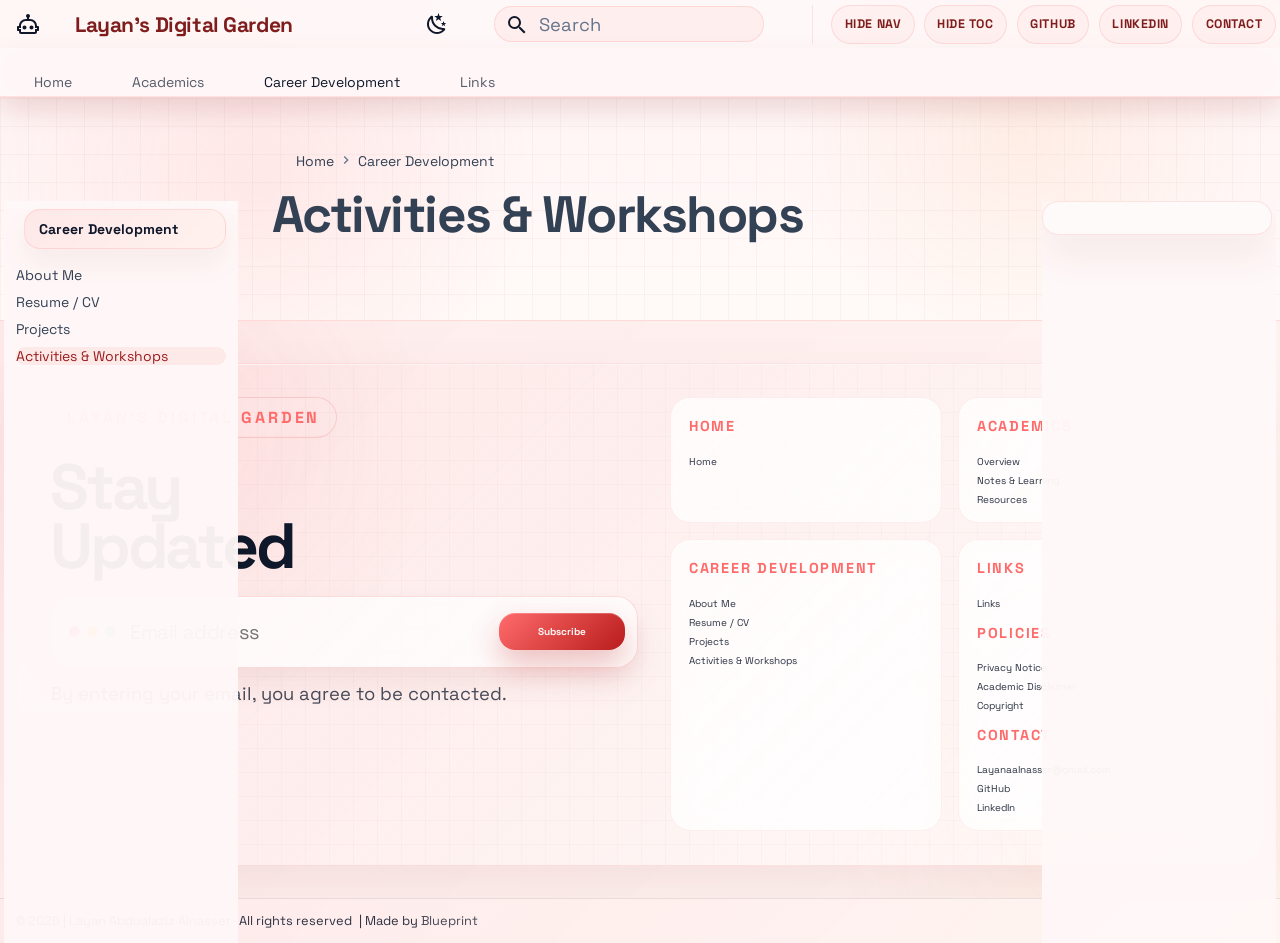
<file: site/career/activities/index.html>
<!doctype html>
<html lang="en" class="no-js">
  <head>
    
      <meta charset="utf-8">
      <meta name="viewport" content="width=device-width,initial-scale=1">
      
      
      
        <link rel="canonical" href="https://layanalnasser.github.io/My-Garden/career/activities/">
      
      
        <link rel="prev" href="../projects/">
      
      
        <link rel="next" href="../../links/">
      
      
        
      
      
      <link rel="icon" href="../../assets/images/favicon.png">
      <meta name="generator" content="mkdocs-1.6.1, mkdocs-material-9.7.2">
    
    
      
        <title>Activities & Workshops - Layan's Digital Garden</title>
      
    
    
      <link rel="stylesheet" href="../../assets/stylesheets/main.484c7ddc.min.css">
      
        
        <link rel="stylesheet" href="../../assets/stylesheets/palette.ab4e12ef.min.css">
      
      


    
    
      
    
    
      
        
        
        <link rel="preconnect" href="https://fonts.gstatic.com" crossorigin>
        <link rel="stylesheet" href="https://fonts.googleapis.com/css?family=Space+Grotesk:300,300i,400,400i,700,700i%7CJetBrains+Mono:400,400i,700,700i&display=fallback">
        <style>:root{--md-text-font:"Space Grotesk";--md-code-font:"JetBrains Mono"}</style>
      
    
    
      <link rel="stylesheet" href="../../styles/extra.css">
    
    <script>__md_scope=new URL("../..",location),__md_hash=e=>[...e].reduce(((e,_)=>(e<<5)-e+_.charCodeAt(0)),0),__md_get=(e,_=localStorage,t=__md_scope)=>JSON.parse(_.getItem(t.pathname+"."+e)),__md_set=(e,_,t=localStorage,a=__md_scope)=>{try{t.setItem(a.pathname+"."+e,JSON.stringify(_))}catch(e){}}</script>
    
      

    
    
  </head>
  
  
    
    
      
    
    
    
    
    <body dir="ltr" data-md-color-scheme="default" data-md-color-primary="red" data-md-color-accent="red">
  
    
    <input class="md-toggle" data-md-toggle="drawer" type="checkbox" id="__drawer" autocomplete="off">
    <input class="md-toggle" data-md-toggle="search" type="checkbox" id="__search" autocomplete="off">
    <label class="md-overlay" for="__drawer"></label>
    <div data-md-component="skip">
      
    </div>
    <div data-md-component="announce">
      
    </div>
    
    
      

  

<header class="md-header md-header--shadow md-header--lifted" data-md-component="header">
  <nav class="md-header__inner md-grid" aria-label="Header">
    <a href="../.." title="Layan&#39;s Digital Garden" class="md-header__button md-logo" aria-label="Layan's Digital Garden" data-md-component="logo">
      
  
  <svg xmlns="http://www.w3.org/2000/svg" viewBox="0 0 24 24"><path d="M17.5 15.5c0 1.11-.89 2-2 2s-2-.89-2-2 .9-2 2-2 2 .9 2 2m-9-2c-1.1 0-2 .9-2 2s.9 2 2 2 2-.89 2-2-.89-2-2-2M23 15v3c0 .55-.45 1-1 1h-1v1c0 1.11-.89 2-2 2H5a2 2 0 0 1-2-2v-1H2c-.55 0-1-.45-1-1v-3c0-.55.45-1 1-1h1c0-3.87 3.13-7 7-7h1V5.73c-.6-.34-1-.99-1-1.73 0-1.1.9-2 2-2s2 .9 2 2c0 .74-.4 1.39-1 1.73V7h1c3.87 0 7 3.13 7 7h1c.55 0 1 .45 1 1m-2 1h-2v-2c0-2.76-2.24-5-5-5h-4c-2.76 0-5 2.24-5 5v2H3v1h2v3h14v-3h2z"/></svg>

    </a>
    <label class="md-header__button md-icon" for="__drawer">
      
      <svg xmlns="http://www.w3.org/2000/svg" viewBox="0 0 24 24"><path d="M3 6h18v2H3zm0 5h18v2H3zm0 5h18v2H3z"/></svg>
    </label>
    <div class="md-header__title" data-md-component="header-title">
      <div class="md-header__ellipsis">
        <div class="md-header__topic">
          <span class="md-ellipsis">
            Layan's Digital Garden
          </span>
        </div>
        <div class="md-header__topic" data-md-component="header-topic">
          <span class="md-ellipsis">
            
              Activities & Workshops
            
          </span>
        </div>
      </div>
    </div>
    
      
        <form class="md-header__option" data-md-component="palette">
  
    
    
    
    <input class="md-option" data-md-color-media="" data-md-color-scheme="default" data-md-color-primary="red" data-md-color-accent="red"  aria-label="Switch to dark mode"  type="radio" name="__palette" id="__palette_0">
    
      <label class="md-header__button md-icon" title="Switch to dark mode" for="__palette_1" hidden>
        <svg xmlns="http://www.w3.org/2000/svg" viewBox="0 0 24 24"><path d="m17.75 4.09-2.53 1.94.91 3.06-2.63-1.81-2.63 1.81.91-3.06-2.53-1.94L12.44 4l1.06-3 1.06 3zm3.5 6.91-1.64 1.25.59 1.98-1.7-1.17-1.7 1.17.59-1.98L15.75 11l2.06-.05L18.5 9l.69 1.95zm-2.28 4.95c.83-.08 1.72 1.1 1.19 1.85-.32.45-.66.87-1.08 1.27C15.17 23 8.84 23 4.94 19.07c-3.91-3.9-3.91-10.24 0-14.14.4-.4.82-.76 1.27-1.08.75-.53 1.93.36 1.85 1.19-.27 2.86.69 5.83 2.89 8.02a9.96 9.96 0 0 0 8.02 2.89m-1.64 2.02a12.08 12.08 0 0 1-7.8-3.47c-2.17-2.19-3.33-5-3.49-7.82-2.81 3.14-2.7 7.96.31 10.98 3.02 3.01 7.84 3.12 10.98.31"/></svg>
      </label>
    
  
    
    
    
    <input class="md-option" data-md-color-media="" data-md-color-scheme="slate" data-md-color-primary="red" data-md-color-accent="red"  aria-label="Switch to light mode"  type="radio" name="__palette" id="__palette_1">
    
      <label class="md-header__button md-icon" title="Switch to light mode" for="__palette_0" hidden>
        <svg xmlns="http://www.w3.org/2000/svg" viewBox="0 0 24 24"><path d="M12 7a5 5 0 0 1 5 5 5 5 0 0 1-5 5 5 5 0 0 1-5-5 5 5 0 0 1 5-5m0 2a3 3 0 0 0-3 3 3 3 0 0 0 3 3 3 3 0 0 0 3-3 3 3 0 0 0-3-3m0-7 2.39 3.42C13.65 5.15 12.84 5 12 5s-1.65.15-2.39.42zM3.34 7l4.16-.35A7.2 7.2 0 0 0 5.94 8.5c-.44.74-.69 1.5-.83 2.29zm.02 10 1.76-3.77a7.131 7.131 0 0 0 2.38 4.14zM20.65 7l-1.77 3.79a7.02 7.02 0 0 0-2.38-4.15zm-.01 10-4.14.36c.59-.51 1.12-1.14 1.54-1.86.42-.73.69-1.5.83-2.29zM12 22l-2.41-3.44c.74.27 1.55.44 2.41.44.82 0 1.63-.17 2.37-.44z"/></svg>
      </label>
    
  
</form>
      
    
    
      <script>var palette=__md_get("__palette");if(palette&&palette.color){if("(prefers-color-scheme)"===palette.color.media){var media=matchMedia("(prefers-color-scheme: light)"),input=document.querySelector(media.matches?"[data-md-color-media='(prefers-color-scheme: light)']":"[data-md-color-media='(prefers-color-scheme: dark)']");palette.color.media=input.getAttribute("data-md-color-media"),palette.color.scheme=input.getAttribute("data-md-color-scheme"),palette.color.primary=input.getAttribute("data-md-color-primary"),palette.color.accent=input.getAttribute("data-md-color-accent")}for(var[key,value]of Object.entries(palette.color))document.body.setAttribute("data-md-color-"+key,value)}</script>
    
    
    
      
      
        <label class="md-header__button md-icon" for="__search">
          
          <svg xmlns="http://www.w3.org/2000/svg" viewBox="0 0 24 24"><path d="M9.5 3A6.5 6.5 0 0 1 16 9.5c0 1.61-.59 3.09-1.56 4.23l.27.27h.79l5 5-1.5 1.5-5-5v-.79l-.27-.27A6.52 6.52 0 0 1 9.5 16 6.5 6.5 0 0 1 3 9.5 6.5 6.5 0 0 1 9.5 3m0 2C7 5 5 7 5 9.5S7 14 9.5 14 14 12 14 9.5 12 5 9.5 5"/></svg>
        </label>
        <div class="md-search" data-md-component="search" role="dialog">
  <label class="md-search__overlay" for="__search"></label>
  <div class="md-search__inner" role="search">
    <form class="md-search__form" name="search">
      <input type="text" class="md-search__input" name="query" aria-label="Search" placeholder="Search" autocapitalize="off" autocorrect="off" autocomplete="off" spellcheck="false" data-md-component="search-query" required>
      <label class="md-search__icon md-icon" for="__search">
        
        <svg xmlns="http://www.w3.org/2000/svg" viewBox="0 0 24 24"><path d="M9.5 3A6.5 6.5 0 0 1 16 9.5c0 1.61-.59 3.09-1.56 4.23l.27.27h.79l5 5-1.5 1.5-5-5v-.79l-.27-.27A6.52 6.52 0 0 1 9.5 16 6.5 6.5 0 0 1 3 9.5 6.5 6.5 0 0 1 9.5 3m0 2C7 5 5 7 5 9.5S7 14 9.5 14 14 12 14 9.5 12 5 9.5 5"/></svg>
        
        <svg xmlns="http://www.w3.org/2000/svg" viewBox="0 0 24 24"><path d="M20 11v2H8l5.5 5.5-1.42 1.42L4.16 12l7.92-7.92L13.5 5.5 8 11z"/></svg>
      </label>
      <nav class="md-search__options" aria-label="Search">
        
          <a href="javascript:void(0)" class="md-search__icon md-icon" title="Share" aria-label="Share" data-clipboard data-clipboard-text="" data-md-component="search-share" tabindex="-1">
            
            <svg xmlns="http://www.w3.org/2000/svg" viewBox="0 0 24 24"><path d="M18 16.08c-.76 0-1.44.3-1.96.77L8.91 12.7c.05-.23.09-.46.09-.7s-.04-.47-.09-.7l7.05-4.11c.54.5 1.25.81 2.04.81a3 3 0 0 0 3-3 3 3 0 0 0-3-3 3 3 0 0 0-3 3c0 .24.04.47.09.7L8.04 9.81C7.5 9.31 6.79 9 6 9a3 3 0 0 0-3 3 3 3 0 0 0 3 3c.79 0 1.5-.31 2.04-.81l7.12 4.15c-.05.21-.08.43-.08.66 0 1.61 1.31 2.91 2.92 2.91s2.92-1.3 2.92-2.91A2.92 2.92 0 0 0 18 16.08"/></svg>
          </a>
        
        <button type="reset" class="md-search__icon md-icon" title="Clear" aria-label="Clear" tabindex="-1">
          
          <svg xmlns="http://www.w3.org/2000/svg" viewBox="0 0 24 24"><path d="M19 6.41 17.59 5 12 10.59 6.41 5 5 6.41 10.59 12 5 17.59 6.41 19 12 13.41 17.59 19 19 17.59 13.41 12z"/></svg>
        </button>
      </nav>
      
        <div class="md-search__suggest" data-md-component="search-suggest"></div>
      
    </form>
    <div class="md-search__output">
      <div class="md-search__scrollwrap" tabindex="0" data-md-scrollfix>
        <div class="md-search-result" data-md-component="search-result">
          <div class="md-search-result__meta">
            Initializing search
          </div>
          <ol class="md-search-result__list" role="presentation"></ol>
        </div>
      </div>
    </div>
  </div>
</div>
      
    
    
  </nav>
  
    
      
<nav class="md-tabs" aria-label="Tabs" data-md-component="tabs">
  <div class="md-grid">
    <ul class="md-tabs__list">
      
        
  
  
  
  
    <li class="md-tabs__item">
      <a href="../.." class="md-tabs__link">
        
  
  
    
  
  Home

      </a>
    </li>
  

      
        
  
  
  
  
    
    
      <li class="md-tabs__item">
        <a href="../../academics/" class="md-tabs__link">
          
  
  
    
  
  Academics

        </a>
      </li>
    
  

      
        
  
  
  
    
  
  
    
    
      <li class="md-tabs__item md-tabs__item--active">
        <a href="../about/" class="md-tabs__link">
          
  
  
    
  
  Career Development

        </a>
      </li>
    
  

      
        
  
  
  
  
    <li class="md-tabs__item">
      <a href="../../links/" class="md-tabs__link">
        
  
  
    
  
  Links

      </a>
    </li>
  

      
    </ul>
  </div>
</nav>
    
  
</header>
    
    <div class="md-container" data-md-component="container">
      
      
        
      
      <main class="md-main" data-md-component="main">
        <div class="md-main__inner md-grid">
          
            
              
              <div class="md-sidebar md-sidebar--primary" data-md-component="sidebar" data-md-type="navigation" >
                <div class="md-sidebar__scrollwrap">
                  <div class="md-sidebar__inner">
                    


  


<nav class="md-nav md-nav--primary md-nav--lifted" aria-label="Navigation" data-md-level="0">
  <label class="md-nav__title" for="__drawer">
    <a href="../.." title="Layan&#39;s Digital Garden" class="md-nav__button md-logo" aria-label="Layan's Digital Garden" data-md-component="logo">
      
  
  <svg xmlns="http://www.w3.org/2000/svg" viewBox="0 0 24 24"><path d="M17.5 15.5c0 1.11-.89 2-2 2s-2-.89-2-2 .9-2 2-2 2 .9 2 2m-9-2c-1.1 0-2 .9-2 2s.9 2 2 2 2-.89 2-2-.89-2-2-2M23 15v3c0 .55-.45 1-1 1h-1v1c0 1.11-.89 2-2 2H5a2 2 0 0 1-2-2v-1H2c-.55 0-1-.45-1-1v-3c0-.55.45-1 1-1h1c0-3.87 3.13-7 7-7h1V5.73c-.6-.34-1-.99-1-1.73 0-1.1.9-2 2-2s2 .9 2 2c0 .74-.4 1.39-1 1.73V7h1c3.87 0 7 3.13 7 7h1c.55 0 1 .45 1 1m-2 1h-2v-2c0-2.76-2.24-5-5-5h-4c-2.76 0-5 2.24-5 5v2H3v1h2v3h14v-3h2z"/></svg>

    </a>
    Layan's Digital Garden
  </label>
  
  <ul class="md-nav__list" data-md-scrollfix>
    
      
      
  
  
  
  
    <li class="md-nav__item">
      <a href="../.." class="md-nav__link">
        
  
  
  <span class="md-ellipsis">
    
  
    Home
  

    
  </span>
  
  

      </a>
    </li>
  

    
      
      
  
  
  
  
    
    
      
        
          
        
      
        
      
        
      
    
    
    
      
      
        
      
    
    
    <li class="md-nav__item md-nav__item--nested">
      
        
        
        <input class="md-nav__toggle md-toggle " type="checkbox" id="__nav_2" >
        
          
          <div class="md-nav__link md-nav__container">
            <a href="../../academics/" class="md-nav__link ">
              
  
  
  <span class="md-ellipsis">
    
  
    Academics
  

    
  </span>
  
  

            </a>
            
              
              <label class="md-nav__link " for="__nav_2" id="__nav_2_label" tabindex="0">
                <span class="md-nav__icon md-icon"></span>
              </label>
            
          </div>
        
        <nav class="md-nav" data-md-level="1" aria-labelledby="__nav_2_label" aria-expanded="false">
          <label class="md-nav__title" for="__nav_2">
            <span class="md-nav__icon md-icon"></span>
            
  
    Academics
  

          </label>
          <ul class="md-nav__list" data-md-scrollfix>
            
              
            
              
                
  
  
  
  
    <li class="md-nav__item">
      <a href="../../academics/notes/" class="md-nav__link">
        
  
  
  <span class="md-ellipsis">
    
  
    Notes & Learning
  

    
  </span>
  
  

      </a>
    </li>
  

              
            
              
                
  
  
  
  
    <li class="md-nav__item">
      <a href="../../academics/resources/" class="md-nav__link">
        
  
  
  <span class="md-ellipsis">
    
  
    Resources
  

    
  </span>
  
  

      </a>
    </li>
  

              
            
          </ul>
        </nav>
      
    </li>
  

    
      
      
  
  
    
  
  
  
    
    
      
        
      
        
      
        
      
        
      
    
    
    
      
        
        
      
      
        
      
    
    
    <li class="md-nav__item md-nav__item--active md-nav__item--section md-nav__item--nested">
      
        
        
        <input class="md-nav__toggle md-toggle " type="checkbox" id="__nav_3" checked>
        
          
          <label class="md-nav__link" for="__nav_3" id="__nav_3_label" tabindex="">
            
  
  
  <span class="md-ellipsis">
    
  
    Career Development
  

    
  </span>
  
  

            <span class="md-nav__icon md-icon"></span>
          </label>
        
        <nav class="md-nav" data-md-level="1" aria-labelledby="__nav_3_label" aria-expanded="true">
          <label class="md-nav__title" for="__nav_3">
            <span class="md-nav__icon md-icon"></span>
            
  
    Career Development
  

          </label>
          <ul class="md-nav__list" data-md-scrollfix>
            
              
                
  
  
  
  
    <li class="md-nav__item">
      <a href="../about/" class="md-nav__link">
        
  
  
  <span class="md-ellipsis">
    
  
    About Me
  

    
  </span>
  
  

      </a>
    </li>
  

              
            
              
                
  
  
  
  
    <li class="md-nav__item">
      <a href="../cv/" class="md-nav__link">
        
  
  
  <span class="md-ellipsis">
    
  
    Resume / CV
  

    
  </span>
  
  

      </a>
    </li>
  

              
            
              
                
  
  
  
  
    <li class="md-nav__item">
      <a href="../projects/" class="md-nav__link">
        
  
  
  <span class="md-ellipsis">
    
  
    Projects
  

    
  </span>
  
  

      </a>
    </li>
  

              
            
              
                
  
  
    
  
  
  
    <li class="md-nav__item md-nav__item--active">
      
      <input class="md-nav__toggle md-toggle" type="checkbox" id="__toc">
      
      
      
      <a href="./" class="md-nav__link md-nav__link--active">
        
  
  
  <span class="md-ellipsis">
    
  
    Activities & Workshops
  

    
  </span>
  
  

      </a>
      
    </li>
  

              
            
          </ul>
        </nav>
      
    </li>
  

    
      
      
  
  
  
  
    <li class="md-nav__item">
      <a href="../../links/" class="md-nav__link">
        
  
  
  <span class="md-ellipsis">
    
  
    Links
  

    
  </span>
  
  

      </a>
    </li>
  

    
  </ul>
</nav>
                  </div>
                </div>
              </div>
            
            
              
              <div class="md-sidebar md-sidebar--secondary" data-md-component="sidebar" data-md-type="toc" >
                <div class="md-sidebar__scrollwrap">
                  <div class="md-sidebar__inner">
                    

<nav class="md-nav md-nav--secondary" aria-label="Table of contents">
  
  
  
  
</nav>
                  </div>
                </div>
              </div>
            
          
          
            <div class="md-content" data-md-component="content">
              
                



  


  <nav class="md-path" aria-label="Navigation" >
    <ol class="md-path__list">
      
        
  
  
    <li class="md-path__item">
      <a href="../.." class="md-path__link">
        
  <span class="md-ellipsis">
    Home
  </span>

      </a>
    </li>
  

      
      
        
  
  
    
    
      <li class="md-path__item">
        <a href="../about/" class="md-path__link">
          
  <span class="md-ellipsis">
    Career Development
  </span>

        </a>
      </li>
    
  

      
    </ol>
  </nav>

              
              <article class="md-content__inner md-typeset">
                
                  



  <h1>Activities & Workshops</h1>














                
              </article>
            </div>
          
          
<script>var target=document.getElementById(location.hash.slice(1));target&&target.name&&(target.checked=target.name.startsWith("__tabbed_"))</script>
        </div>
        
          <button type="button" class="md-top md-icon" data-md-component="top" hidden>
  
  <svg xmlns="http://www.w3.org/2000/svg" viewBox="0 0 24 24"><path d="M13 20h-2V8l-5.5 5.5-1.42-1.42L12 4.16l7.92 7.92-1.42 1.42L13 8z"/></svg>
  Back to top
</button>
        
      </main>
      
        <footer class="md-footer">
  
  <div class="md-footer-meta md-typeset">
    <div class="md-footer-meta__inner md-grid">
      <div class="md-copyright">
  
    <div class="md-copyright__highlight">
      ©️ 2026 | Layan Abdualaziz Alnasser · All rights reserved
    </div>
  
  
    Made with
    <a href="https://squidfunk.github.io/mkdocs-material/" target="_blank" rel="noopener">
      Material for MkDocs
    </a>
  
</div>
      
    </div>
  </div>
</footer>
      
    </div>
    <div class="md-dialog" data-md-component="dialog">
      <div class="md-dialog__inner md-typeset"></div>
    </div>
    
    
    
      
      
      <script id="__config" type="application/json">{"annotate": null, "base": "../..", "features": ["navigation.tabs", "navigation.tabs.sticky", "navigation.sections", "navigation.indexes", "navigation.top", "navigation.path", "search.suggest", "search.highlight", "search.share", "content.code.copy", "toc.follow"], "search": "../../assets/javascripts/workers/search.2c215733.min.js", "tags": null, "translations": {"clipboard.copied": "Copied to clipboard", "clipboard.copy": "Copy to clipboard", "search.result.more.one": "1 more on this page", "search.result.more.other": "# more on this page", "search.result.none": "No matching documents", "search.result.one": "1 matching document", "search.result.other": "# matching documents", "search.result.placeholder": "Type to start searching", "search.result.term.missing": "Missing", "select.version": "Select version"}, "version": null}</script>
    
    
      <script src="../../assets/javascripts/bundle.79ae519e.min.js"></script>
      
        <script src="../../javascripts/cta-footer.js"></script>
      
    
  </body>
</html>
</file>
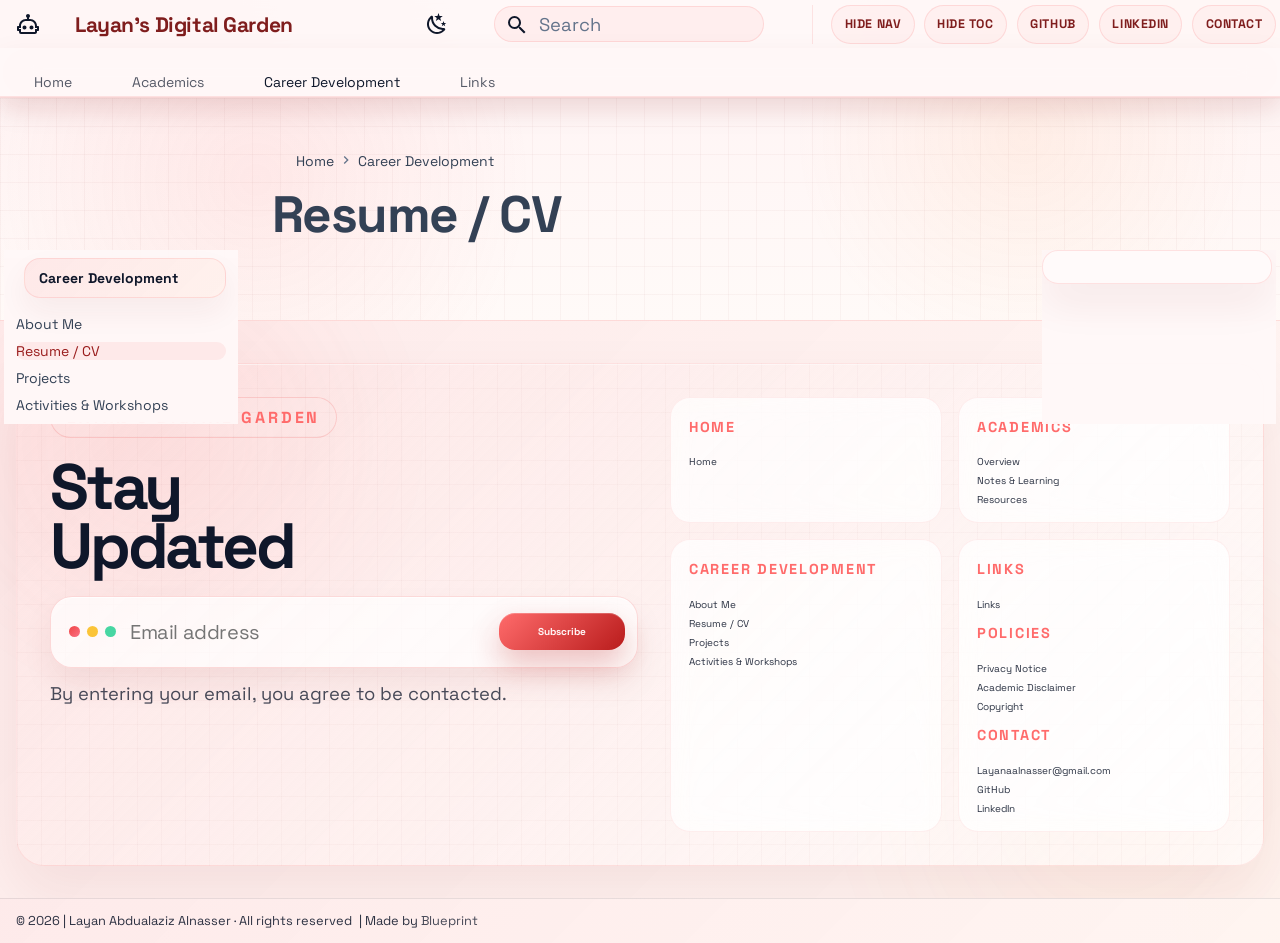
<file: site/career/cv/index.html>
<!doctype html>
<html lang="en" class="no-js">
  <head>
    
      <meta charset="utf-8">
      <meta name="viewport" content="width=device-width,initial-scale=1">
      
      
      
        <link rel="canonical" href="https://layanalnasser.github.io/My-Garden/career/cv/">
      
      
        <link rel="prev" href="../about/">
      
      
        <link rel="next" href="../projects/">
      
      
        
      
      
      <link rel="icon" href="../../assets/images/favicon.png">
      <meta name="generator" content="mkdocs-1.6.1, mkdocs-material-9.7.2">
    
    
      
        <title>Resume / CV - Layan's Digital Garden</title>
      
    
    
      <link rel="stylesheet" href="../../assets/stylesheets/main.484c7ddc.min.css">
      
        
        <link rel="stylesheet" href="../../assets/stylesheets/palette.ab4e12ef.min.css">
      
      


    
    
      
    
    
      
        
        
        <link rel="preconnect" href="https://fonts.gstatic.com" crossorigin>
        <link rel="stylesheet" href="https://fonts.googleapis.com/css?family=Space+Grotesk:300,300i,400,400i,700,700i%7CJetBrains+Mono:400,400i,700,700i&display=fallback">
        <style>:root{--md-text-font:"Space Grotesk";--md-code-font:"JetBrains Mono"}</style>
      
    
    
      <link rel="stylesheet" href="../../styles/extra.css">
    
    <script>__md_scope=new URL("../..",location),__md_hash=e=>[...e].reduce(((e,_)=>(e<<5)-e+_.charCodeAt(0)),0),__md_get=(e,_=localStorage,t=__md_scope)=>JSON.parse(_.getItem(t.pathname+"."+e)),__md_set=(e,_,t=localStorage,a=__md_scope)=>{try{t.setItem(a.pathname+"."+e,JSON.stringify(_))}catch(e){}}</script>
    
      

    
    
  </head>
  
  
    
    
      
    
    
    
    
    <body dir="ltr" data-md-color-scheme="default" data-md-color-primary="red" data-md-color-accent="red">
  
    
    <input class="md-toggle" data-md-toggle="drawer" type="checkbox" id="__drawer" autocomplete="off">
    <input class="md-toggle" data-md-toggle="search" type="checkbox" id="__search" autocomplete="off">
    <label class="md-overlay" for="__drawer"></label>
    <div data-md-component="skip">
      
    </div>
    <div data-md-component="announce">
      
    </div>
    
    
      

  

<header class="md-header md-header--shadow md-header--lifted" data-md-component="header">
  <nav class="md-header__inner md-grid" aria-label="Header">
    <a href="../.." title="Layan&#39;s Digital Garden" class="md-header__button md-logo" aria-label="Layan's Digital Garden" data-md-component="logo">
      
  
  <svg xmlns="http://www.w3.org/2000/svg" viewBox="0 0 24 24"><path d="M17.5 15.5c0 1.11-.89 2-2 2s-2-.89-2-2 .9-2 2-2 2 .9 2 2m-9-2c-1.1 0-2 .9-2 2s.9 2 2 2 2-.89 2-2-.89-2-2-2M23 15v3c0 .55-.45 1-1 1h-1v1c0 1.11-.89 2-2 2H5a2 2 0 0 1-2-2v-1H2c-.55 0-1-.45-1-1v-3c0-.55.45-1 1-1h1c0-3.87 3.13-7 7-7h1V5.73c-.6-.34-1-.99-1-1.73 0-1.1.9-2 2-2s2 .9 2 2c0 .74-.4 1.39-1 1.73V7h1c3.87 0 7 3.13 7 7h1c.55 0 1 .45 1 1m-2 1h-2v-2c0-2.76-2.24-5-5-5h-4c-2.76 0-5 2.24-5 5v2H3v1h2v3h14v-3h2z"/></svg>

    </a>
    <label class="md-header__button md-icon" for="__drawer">
      
      <svg xmlns="http://www.w3.org/2000/svg" viewBox="0 0 24 24"><path d="M3 6h18v2H3zm0 5h18v2H3zm0 5h18v2H3z"/></svg>
    </label>
    <div class="md-header__title" data-md-component="header-title">
      <div class="md-header__ellipsis">
        <div class="md-header__topic">
          <span class="md-ellipsis">
            Layan's Digital Garden
          </span>
        </div>
        <div class="md-header__topic" data-md-component="header-topic">
          <span class="md-ellipsis">
            
              Resume / CV
            
          </span>
        </div>
      </div>
    </div>
    
      
        <form class="md-header__option" data-md-component="palette">
  
    
    
    
    <input class="md-option" data-md-color-media="" data-md-color-scheme="default" data-md-color-primary="red" data-md-color-accent="red"  aria-label="Switch to dark mode"  type="radio" name="__palette" id="__palette_0">
    
      <label class="md-header__button md-icon" title="Switch to dark mode" for="__palette_1" hidden>
        <svg xmlns="http://www.w3.org/2000/svg" viewBox="0 0 24 24"><path d="m17.75 4.09-2.53 1.94.91 3.06-2.63-1.81-2.63 1.81.91-3.06-2.53-1.94L12.44 4l1.06-3 1.06 3zm3.5 6.91-1.64 1.25.59 1.98-1.7-1.17-1.7 1.17.59-1.98L15.75 11l2.06-.05L18.5 9l.69 1.95zm-2.28 4.95c.83-.08 1.72 1.1 1.19 1.85-.32.45-.66.87-1.08 1.27C15.17 23 8.84 23 4.94 19.07c-3.91-3.9-3.91-10.24 0-14.14.4-.4.82-.76 1.27-1.08.75-.53 1.93.36 1.85 1.19-.27 2.86.69 5.83 2.89 8.02a9.96 9.96 0 0 0 8.02 2.89m-1.64 2.02a12.08 12.08 0 0 1-7.8-3.47c-2.17-2.19-3.33-5-3.49-7.82-2.81 3.14-2.7 7.96.31 10.98 3.02 3.01 7.84 3.12 10.98.31"/></svg>
      </label>
    
  
    
    
    
    <input class="md-option" data-md-color-media="" data-md-color-scheme="slate" data-md-color-primary="red" data-md-color-accent="red"  aria-label="Switch to light mode"  type="radio" name="__palette" id="__palette_1">
    
      <label class="md-header__button md-icon" title="Switch to light mode" for="__palette_0" hidden>
        <svg xmlns="http://www.w3.org/2000/svg" viewBox="0 0 24 24"><path d="M12 7a5 5 0 0 1 5 5 5 5 0 0 1-5 5 5 5 0 0 1-5-5 5 5 0 0 1 5-5m0 2a3 3 0 0 0-3 3 3 3 0 0 0 3 3 3 3 0 0 0 3-3 3 3 0 0 0-3-3m0-7 2.39 3.42C13.65 5.15 12.84 5 12 5s-1.65.15-2.39.42zM3.34 7l4.16-.35A7.2 7.2 0 0 0 5.94 8.5c-.44.74-.69 1.5-.83 2.29zm.02 10 1.76-3.77a7.131 7.131 0 0 0 2.38 4.14zM20.65 7l-1.77 3.79a7.02 7.02 0 0 0-2.38-4.15zm-.01 10-4.14.36c.59-.51 1.12-1.14 1.54-1.86.42-.73.69-1.5.83-2.29zM12 22l-2.41-3.44c.74.27 1.55.44 2.41.44.82 0 1.63-.17 2.37-.44z"/></svg>
      </label>
    
  
</form>
      
    
    
      <script>var palette=__md_get("__palette");if(palette&&palette.color){if("(prefers-color-scheme)"===palette.color.media){var media=matchMedia("(prefers-color-scheme: light)"),input=document.querySelector(media.matches?"[data-md-color-media='(prefers-color-scheme: light)']":"[data-md-color-media='(prefers-color-scheme: dark)']");palette.color.media=input.getAttribute("data-md-color-media"),palette.color.scheme=input.getAttribute("data-md-color-scheme"),palette.color.primary=input.getAttribute("data-md-color-primary"),palette.color.accent=input.getAttribute("data-md-color-accent")}for(var[key,value]of Object.entries(palette.color))document.body.setAttribute("data-md-color-"+key,value)}</script>
    
    
    
      
      
        <label class="md-header__button md-icon" for="__search">
          
          <svg xmlns="http://www.w3.org/2000/svg" viewBox="0 0 24 24"><path d="M9.5 3A6.5 6.5 0 0 1 16 9.5c0 1.61-.59 3.09-1.56 4.23l.27.27h.79l5 5-1.5 1.5-5-5v-.79l-.27-.27A6.52 6.52 0 0 1 9.5 16 6.5 6.5 0 0 1 3 9.5 6.5 6.5 0 0 1 9.5 3m0 2C7 5 5 7 5 9.5S7 14 9.5 14 14 12 14 9.5 12 5 9.5 5"/></svg>
        </label>
        <div class="md-search" data-md-component="search" role="dialog">
  <label class="md-search__overlay" for="__search"></label>
  <div class="md-search__inner" role="search">
    <form class="md-search__form" name="search">
      <input type="text" class="md-search__input" name="query" aria-label="Search" placeholder="Search" autocapitalize="off" autocorrect="off" autocomplete="off" spellcheck="false" data-md-component="search-query" required>
      <label class="md-search__icon md-icon" for="__search">
        
        <svg xmlns="http://www.w3.org/2000/svg" viewBox="0 0 24 24"><path d="M9.5 3A6.5 6.5 0 0 1 16 9.5c0 1.61-.59 3.09-1.56 4.23l.27.27h.79l5 5-1.5 1.5-5-5v-.79l-.27-.27A6.52 6.52 0 0 1 9.5 16 6.5 6.5 0 0 1 3 9.5 6.5 6.5 0 0 1 9.5 3m0 2C7 5 5 7 5 9.5S7 14 9.5 14 14 12 14 9.5 12 5 9.5 5"/></svg>
        
        <svg xmlns="http://www.w3.org/2000/svg" viewBox="0 0 24 24"><path d="M20 11v2H8l5.5 5.5-1.42 1.42L4.16 12l7.92-7.92L13.5 5.5 8 11z"/></svg>
      </label>
      <nav class="md-search__options" aria-label="Search">
        
          <a href="javascript:void(0)" class="md-search__icon md-icon" title="Share" aria-label="Share" data-clipboard data-clipboard-text="" data-md-component="search-share" tabindex="-1">
            
            <svg xmlns="http://www.w3.org/2000/svg" viewBox="0 0 24 24"><path d="M18 16.08c-.76 0-1.44.3-1.96.77L8.91 12.7c.05-.23.09-.46.09-.7s-.04-.47-.09-.7l7.05-4.11c.54.5 1.25.81 2.04.81a3 3 0 0 0 3-3 3 3 0 0 0-3-3 3 3 0 0 0-3 3c0 .24.04.47.09.7L8.04 9.81C7.5 9.31 6.79 9 6 9a3 3 0 0 0-3 3 3 3 0 0 0 3 3c.79 0 1.5-.31 2.04-.81l7.12 4.15c-.05.21-.08.43-.08.66 0 1.61 1.31 2.91 2.92 2.91s2.92-1.3 2.92-2.91A2.92 2.92 0 0 0 18 16.08"/></svg>
          </a>
        
        <button type="reset" class="md-search__icon md-icon" title="Clear" aria-label="Clear" tabindex="-1">
          
          <svg xmlns="http://www.w3.org/2000/svg" viewBox="0 0 24 24"><path d="M19 6.41 17.59 5 12 10.59 6.41 5 5 6.41 10.59 12 5 17.59 6.41 19 12 13.41 17.59 19 19 17.59 13.41 12z"/></svg>
        </button>
      </nav>
      
        <div class="md-search__suggest" data-md-component="search-suggest"></div>
      
    </form>
    <div class="md-search__output">
      <div class="md-search__scrollwrap" tabindex="0" data-md-scrollfix>
        <div class="md-search-result" data-md-component="search-result">
          <div class="md-search-result__meta">
            Initializing search
          </div>
          <ol class="md-search-result__list" role="presentation"></ol>
        </div>
      </div>
    </div>
  </div>
</div>
      
    
    
  </nav>
  
    
      
<nav class="md-tabs" aria-label="Tabs" data-md-component="tabs">
  <div class="md-grid">
    <ul class="md-tabs__list">
      
        
  
  
  
  
    <li class="md-tabs__item">
      <a href="../.." class="md-tabs__link">
        
  
  
    
  
  Home

      </a>
    </li>
  

      
        
  
  
  
  
    
    
      <li class="md-tabs__item">
        <a href="../../academics/" class="md-tabs__link">
          
  
  
    
  
  Academics

        </a>
      </li>
    
  

      
        
  
  
  
    
  
  
    
    
      <li class="md-tabs__item md-tabs__item--active">
        <a href="../about/" class="md-tabs__link">
          
  
  
    
  
  Career Development

        </a>
      </li>
    
  

      
        
  
  
  
  
    <li class="md-tabs__item">
      <a href="../../links/" class="md-tabs__link">
        
  
  
    
  
  Links

      </a>
    </li>
  

      
    </ul>
  </div>
</nav>
    
  
</header>
    
    <div class="md-container" data-md-component="container">
      
      
        
      
      <main class="md-main" data-md-component="main">
        <div class="md-main__inner md-grid">
          
            
              
              <div class="md-sidebar md-sidebar--primary" data-md-component="sidebar" data-md-type="navigation" >
                <div class="md-sidebar__scrollwrap">
                  <div class="md-sidebar__inner">
                    


  


<nav class="md-nav md-nav--primary md-nav--lifted" aria-label="Navigation" data-md-level="0">
  <label class="md-nav__title" for="__drawer">
    <a href="../.." title="Layan&#39;s Digital Garden" class="md-nav__button md-logo" aria-label="Layan's Digital Garden" data-md-component="logo">
      
  
  <svg xmlns="http://www.w3.org/2000/svg" viewBox="0 0 24 24"><path d="M17.5 15.5c0 1.11-.89 2-2 2s-2-.89-2-2 .9-2 2-2 2 .9 2 2m-9-2c-1.1 0-2 .9-2 2s.9 2 2 2 2-.89 2-2-.89-2-2-2M23 15v3c0 .55-.45 1-1 1h-1v1c0 1.11-.89 2-2 2H5a2 2 0 0 1-2-2v-1H2c-.55 0-1-.45-1-1v-3c0-.55.45-1 1-1h1c0-3.87 3.13-7 7-7h1V5.73c-.6-.34-1-.99-1-1.73 0-1.1.9-2 2-2s2 .9 2 2c0 .74-.4 1.39-1 1.73V7h1c3.87 0 7 3.13 7 7h1c.55 0 1 .45 1 1m-2 1h-2v-2c0-2.76-2.24-5-5-5h-4c-2.76 0-5 2.24-5 5v2H3v1h2v3h14v-3h2z"/></svg>

    </a>
    Layan's Digital Garden
  </label>
  
  <ul class="md-nav__list" data-md-scrollfix>
    
      
      
  
  
  
  
    <li class="md-nav__item">
      <a href="../.." class="md-nav__link">
        
  
  
  <span class="md-ellipsis">
    
  
    Home
  

    
  </span>
  
  

      </a>
    </li>
  

    
      
      
  
  
  
  
    
    
      
        
          
        
      
        
      
        
      
    
    
    
      
      
        
      
    
    
    <li class="md-nav__item md-nav__item--nested">
      
        
        
        <input class="md-nav__toggle md-toggle " type="checkbox" id="__nav_2" >
        
          
          <div class="md-nav__link md-nav__container">
            <a href="../../academics/" class="md-nav__link ">
              
  
  
  <span class="md-ellipsis">
    
  
    Academics
  

    
  </span>
  
  

            </a>
            
              
              <label class="md-nav__link " for="__nav_2" id="__nav_2_label" tabindex="0">
                <span class="md-nav__icon md-icon"></span>
              </label>
            
          </div>
        
        <nav class="md-nav" data-md-level="1" aria-labelledby="__nav_2_label" aria-expanded="false">
          <label class="md-nav__title" for="__nav_2">
            <span class="md-nav__icon md-icon"></span>
            
  
    Academics
  

          </label>
          <ul class="md-nav__list" data-md-scrollfix>
            
              
            
              
                
  
  
  
  
    <li class="md-nav__item">
      <a href="../../academics/notes/" class="md-nav__link">
        
  
  
  <span class="md-ellipsis">
    
  
    Notes & Learning
  

    
  </span>
  
  

      </a>
    </li>
  

              
            
              
                
  
  
  
  
    <li class="md-nav__item">
      <a href="../../academics/resources/" class="md-nav__link">
        
  
  
  <span class="md-ellipsis">
    
  
    Resources
  

    
  </span>
  
  

      </a>
    </li>
  

              
            
          </ul>
        </nav>
      
    </li>
  

    
      
      
  
  
    
  
  
  
    
    
      
        
      
        
      
        
      
        
      
    
    
    
      
        
        
      
      
        
      
    
    
    <li class="md-nav__item md-nav__item--active md-nav__item--section md-nav__item--nested">
      
        
        
        <input class="md-nav__toggle md-toggle " type="checkbox" id="__nav_3" checked>
        
          
          <label class="md-nav__link" for="__nav_3" id="__nav_3_label" tabindex="">
            
  
  
  <span class="md-ellipsis">
    
  
    Career Development
  

    
  </span>
  
  

            <span class="md-nav__icon md-icon"></span>
          </label>
        
        <nav class="md-nav" data-md-level="1" aria-labelledby="__nav_3_label" aria-expanded="true">
          <label class="md-nav__title" for="__nav_3">
            <span class="md-nav__icon md-icon"></span>
            
  
    Career Development
  

          </label>
          <ul class="md-nav__list" data-md-scrollfix>
            
              
                
  
  
  
  
    <li class="md-nav__item">
      <a href="../about/" class="md-nav__link">
        
  
  
  <span class="md-ellipsis">
    
  
    About Me
  

    
  </span>
  
  

      </a>
    </li>
  

              
            
              
                
  
  
    
  
  
  
    <li class="md-nav__item md-nav__item--active">
      
      <input class="md-nav__toggle md-toggle" type="checkbox" id="__toc">
      
      
      
      <a href="./" class="md-nav__link md-nav__link--active">
        
  
  
  <span class="md-ellipsis">
    
  
    Resume / CV
  

    
  </span>
  
  

      </a>
      
    </li>
  

              
            
              
                
  
  
  
  
    <li class="md-nav__item">
      <a href="../projects/" class="md-nav__link">
        
  
  
  <span class="md-ellipsis">
    
  
    Projects
  

    
  </span>
  
  

      </a>
    </li>
  

              
            
              
                
  
  
  
  
    <li class="md-nav__item">
      <a href="../activities/" class="md-nav__link">
        
  
  
  <span class="md-ellipsis">
    
  
    Activities & Workshops
  

    
  </span>
  
  

      </a>
    </li>
  

              
            
          </ul>
        </nav>
      
    </li>
  

    
      
      
  
  
  
  
    <li class="md-nav__item">
      <a href="../../links/" class="md-nav__link">
        
  
  
  <span class="md-ellipsis">
    
  
    Links
  

    
  </span>
  
  

      </a>
    </li>
  

    
  </ul>
</nav>
                  </div>
                </div>
              </div>
            
            
              
              <div class="md-sidebar md-sidebar--secondary" data-md-component="sidebar" data-md-type="toc" >
                <div class="md-sidebar__scrollwrap">
                  <div class="md-sidebar__inner">
                    

<nav class="md-nav md-nav--secondary" aria-label="Table of contents">
  
  
  
  
</nav>
                  </div>
                </div>
              </div>
            
          
          
            <div class="md-content" data-md-component="content">
              
                



  


  <nav class="md-path" aria-label="Navigation" >
    <ol class="md-path__list">
      
        
  
  
    <li class="md-path__item">
      <a href="../.." class="md-path__link">
        
  <span class="md-ellipsis">
    Home
  </span>

      </a>
    </li>
  

      
      
        
  
  
    
    
      <li class="md-path__item">
        <a href="../about/" class="md-path__link">
          
  <span class="md-ellipsis">
    Career Development
  </span>

        </a>
      </li>
    
  

      
    </ol>
  </nav>

              
              <article class="md-content__inner md-typeset">
                
                  



  <h1>Resume / CV</h1>














                
              </article>
            </div>
          
          
<script>var target=document.getElementById(location.hash.slice(1));target&&target.name&&(target.checked=target.name.startsWith("__tabbed_"))</script>
        </div>
        
          <button type="button" class="md-top md-icon" data-md-component="top" hidden>
  
  <svg xmlns="http://www.w3.org/2000/svg" viewBox="0 0 24 24"><path d="M13 20h-2V8l-5.5 5.5-1.42-1.42L12 4.16l7.92 7.92-1.42 1.42L13 8z"/></svg>
  Back to top
</button>
        
      </main>
      
        <footer class="md-footer">
  
  <div class="md-footer-meta md-typeset">
    <div class="md-footer-meta__inner md-grid">
      <div class="md-copyright">
  
    <div class="md-copyright__highlight">
      ©️ 2026 | Layan Abdualaziz Alnasser · All rights reserved
    </div>
  
  
    Made with
    <a href="https://squidfunk.github.io/mkdocs-material/" target="_blank" rel="noopener">
      Material for MkDocs
    </a>
  
</div>
      
    </div>
  </div>
</footer>
      
    </div>
    <div class="md-dialog" data-md-component="dialog">
      <div class="md-dialog__inner md-typeset"></div>
    </div>
    
    
    
      
      
      <script id="__config" type="application/json">{"annotate": null, "base": "../..", "features": ["navigation.tabs", "navigation.tabs.sticky", "navigation.sections", "navigation.indexes", "navigation.top", "navigation.path", "search.suggest", "search.highlight", "search.share", "content.code.copy", "toc.follow"], "search": "../../assets/javascripts/workers/search.2c215733.min.js", "tags": null, "translations": {"clipboard.copied": "Copied to clipboard", "clipboard.copy": "Copy to clipboard", "search.result.more.one": "1 more on this page", "search.result.more.other": "# more on this page", "search.result.none": "No matching documents", "search.result.one": "1 matching document", "search.result.other": "# matching documents", "search.result.placeholder": "Type to start searching", "search.result.term.missing": "Missing", "select.version": "Select version"}, "version": null}</script>
    
    
      <script src="../../assets/javascripts/bundle.79ae519e.min.js"></script>
      
        <script src="../../javascripts/cta-footer.js"></script>
      
    
  </body>
</html>
</file>
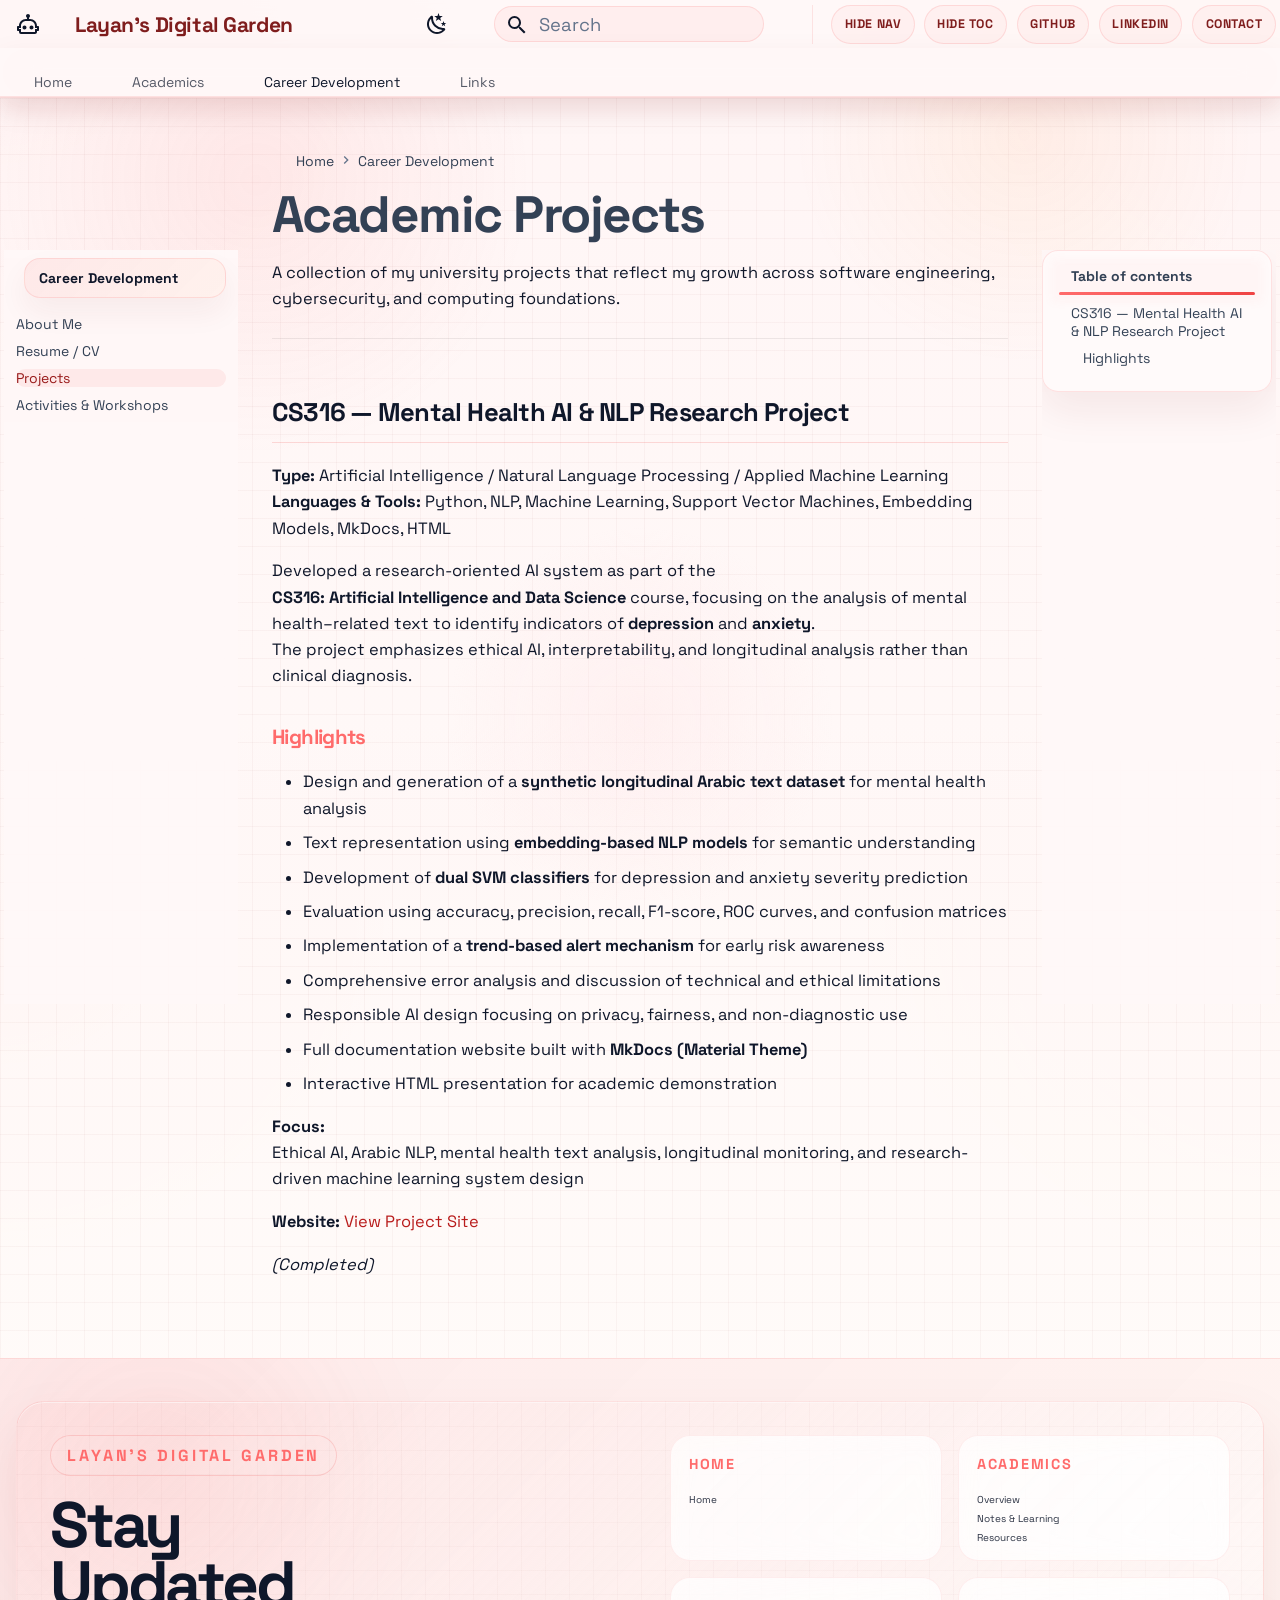
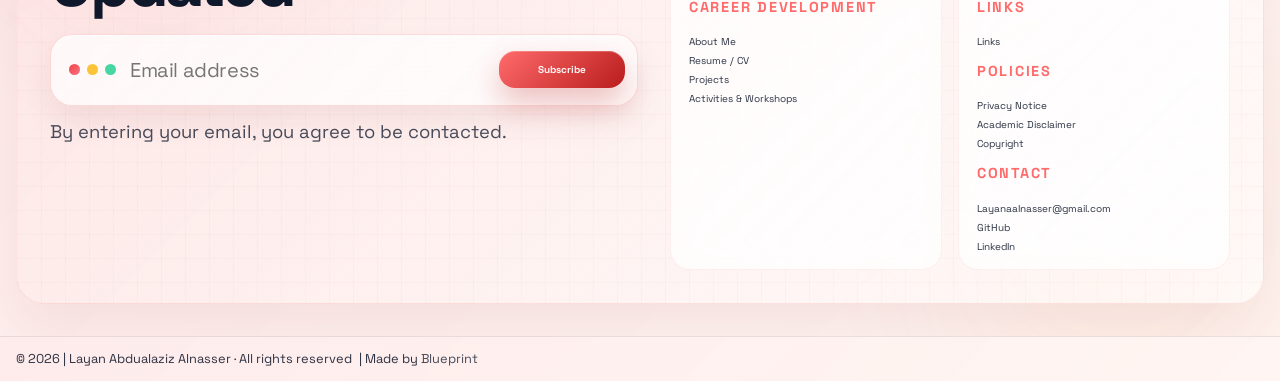
<file: site/career/projects/index.html>
<!doctype html>
<html lang="en" class="no-js">
  <head>
    
      <meta charset="utf-8">
      <meta name="viewport" content="width=device-width,initial-scale=1">
      
      
      
        <link rel="canonical" href="https://layanalnasser.github.io/My-Garden/career/projects/">
      
      
        <link rel="prev" href="../cv/">
      
      
        <link rel="next" href="../activities/">
      
      
        
      
      
      <link rel="icon" href="../../assets/images/favicon.png">
      <meta name="generator" content="mkdocs-1.6.1, mkdocs-material-9.7.2">
    
    
      
        <title>Projects - Layan's Digital Garden</title>
      
    
    
      <link rel="stylesheet" href="../../assets/stylesheets/main.484c7ddc.min.css">
      
        
        <link rel="stylesheet" href="../../assets/stylesheets/palette.ab4e12ef.min.css">
      
      


    
    
      
    
    
      
        
        
        <link rel="preconnect" href="https://fonts.gstatic.com" crossorigin>
        <link rel="stylesheet" href="https://fonts.googleapis.com/css?family=Space+Grotesk:300,300i,400,400i,700,700i%7CJetBrains+Mono:400,400i,700,700i&display=fallback">
        <style>:root{--md-text-font:"Space Grotesk";--md-code-font:"JetBrains Mono"}</style>
      
    
    
      <link rel="stylesheet" href="../../styles/extra.css">
    
    <script>__md_scope=new URL("../..",location),__md_hash=e=>[...e].reduce(((e,_)=>(e<<5)-e+_.charCodeAt(0)),0),__md_get=(e,_=localStorage,t=__md_scope)=>JSON.parse(_.getItem(t.pathname+"."+e)),__md_set=(e,_,t=localStorage,a=__md_scope)=>{try{t.setItem(a.pathname+"."+e,JSON.stringify(_))}catch(e){}}</script>
    
      

    
    
  </head>
  
  
    
    
      
    
    
    
    
    <body dir="ltr" data-md-color-scheme="default" data-md-color-primary="red" data-md-color-accent="red">
  
    
    <input class="md-toggle" data-md-toggle="drawer" type="checkbox" id="__drawer" autocomplete="off">
    <input class="md-toggle" data-md-toggle="search" type="checkbox" id="__search" autocomplete="off">
    <label class="md-overlay" for="__drawer"></label>
    <div data-md-component="skip">
      
        
        <a href="#academic-projects" class="md-skip">
          Skip to content
        </a>
      
    </div>
    <div data-md-component="announce">
      
    </div>
    
    
      

  

<header class="md-header md-header--shadow md-header--lifted" data-md-component="header">
  <nav class="md-header__inner md-grid" aria-label="Header">
    <a href="../.." title="Layan&#39;s Digital Garden" class="md-header__button md-logo" aria-label="Layan's Digital Garden" data-md-component="logo">
      
  
  <svg xmlns="http://www.w3.org/2000/svg" viewBox="0 0 24 24"><path d="M17.5 15.5c0 1.11-.89 2-2 2s-2-.89-2-2 .9-2 2-2 2 .9 2 2m-9-2c-1.1 0-2 .9-2 2s.9 2 2 2 2-.89 2-2-.89-2-2-2M23 15v3c0 .55-.45 1-1 1h-1v1c0 1.11-.89 2-2 2H5a2 2 0 0 1-2-2v-1H2c-.55 0-1-.45-1-1v-3c0-.55.45-1 1-1h1c0-3.87 3.13-7 7-7h1V5.73c-.6-.34-1-.99-1-1.73 0-1.1.9-2 2-2s2 .9 2 2c0 .74-.4 1.39-1 1.73V7h1c3.87 0 7 3.13 7 7h1c.55 0 1 .45 1 1m-2 1h-2v-2c0-2.76-2.24-5-5-5h-4c-2.76 0-5 2.24-5 5v2H3v1h2v3h14v-3h2z"/></svg>

    </a>
    <label class="md-header__button md-icon" for="__drawer">
      
      <svg xmlns="http://www.w3.org/2000/svg" viewBox="0 0 24 24"><path d="M3 6h18v2H3zm0 5h18v2H3zm0 5h18v2H3z"/></svg>
    </label>
    <div class="md-header__title" data-md-component="header-title">
      <div class="md-header__ellipsis">
        <div class="md-header__topic">
          <span class="md-ellipsis">
            Layan's Digital Garden
          </span>
        </div>
        <div class="md-header__topic" data-md-component="header-topic">
          <span class="md-ellipsis">
            
              Projects
            
          </span>
        </div>
      </div>
    </div>
    
      
        <form class="md-header__option" data-md-component="palette">
  
    
    
    
    <input class="md-option" data-md-color-media="" data-md-color-scheme="default" data-md-color-primary="red" data-md-color-accent="red"  aria-label="Switch to dark mode"  type="radio" name="__palette" id="__palette_0">
    
      <label class="md-header__button md-icon" title="Switch to dark mode" for="__palette_1" hidden>
        <svg xmlns="http://www.w3.org/2000/svg" viewBox="0 0 24 24"><path d="m17.75 4.09-2.53 1.94.91 3.06-2.63-1.81-2.63 1.81.91-3.06-2.53-1.94L12.44 4l1.06-3 1.06 3zm3.5 6.91-1.64 1.25.59 1.98-1.7-1.17-1.7 1.17.59-1.98L15.75 11l2.06-.05L18.5 9l.69 1.95zm-2.28 4.95c.83-.08 1.72 1.1 1.19 1.85-.32.45-.66.87-1.08 1.27C15.17 23 8.84 23 4.94 19.07c-3.91-3.9-3.91-10.24 0-14.14.4-.4.82-.76 1.27-1.08.75-.53 1.93.36 1.85 1.19-.27 2.86.69 5.83 2.89 8.02a9.96 9.96 0 0 0 8.02 2.89m-1.64 2.02a12.08 12.08 0 0 1-7.8-3.47c-2.17-2.19-3.33-5-3.49-7.82-2.81 3.14-2.7 7.96.31 10.98 3.02 3.01 7.84 3.12 10.98.31"/></svg>
      </label>
    
  
    
    
    
    <input class="md-option" data-md-color-media="" data-md-color-scheme="slate" data-md-color-primary="red" data-md-color-accent="red"  aria-label="Switch to light mode"  type="radio" name="__palette" id="__palette_1">
    
      <label class="md-header__button md-icon" title="Switch to light mode" for="__palette_0" hidden>
        <svg xmlns="http://www.w3.org/2000/svg" viewBox="0 0 24 24"><path d="M12 7a5 5 0 0 1 5 5 5 5 0 0 1-5 5 5 5 0 0 1-5-5 5 5 0 0 1 5-5m0 2a3 3 0 0 0-3 3 3 3 0 0 0 3 3 3 3 0 0 0 3-3 3 3 0 0 0-3-3m0-7 2.39 3.42C13.65 5.15 12.84 5 12 5s-1.65.15-2.39.42zM3.34 7l4.16-.35A7.2 7.2 0 0 0 5.94 8.5c-.44.74-.69 1.5-.83 2.29zm.02 10 1.76-3.77a7.131 7.131 0 0 0 2.38 4.14zM20.65 7l-1.77 3.79a7.02 7.02 0 0 0-2.38-4.15zm-.01 10-4.14.36c.59-.51 1.12-1.14 1.54-1.86.42-.73.69-1.5.83-2.29zM12 22l-2.41-3.44c.74.27 1.55.44 2.41.44.82 0 1.63-.17 2.37-.44z"/></svg>
      </label>
    
  
</form>
      
    
    
      <script>var palette=__md_get("__palette");if(palette&&palette.color){if("(prefers-color-scheme)"===palette.color.media){var media=matchMedia("(prefers-color-scheme: light)"),input=document.querySelector(media.matches?"[data-md-color-media='(prefers-color-scheme: light)']":"[data-md-color-media='(prefers-color-scheme: dark)']");palette.color.media=input.getAttribute("data-md-color-media"),palette.color.scheme=input.getAttribute("data-md-color-scheme"),palette.color.primary=input.getAttribute("data-md-color-primary"),palette.color.accent=input.getAttribute("data-md-color-accent")}for(var[key,value]of Object.entries(palette.color))document.body.setAttribute("data-md-color-"+key,value)}</script>
    
    
    
      
      
        <label class="md-header__button md-icon" for="__search">
          
          <svg xmlns="http://www.w3.org/2000/svg" viewBox="0 0 24 24"><path d="M9.5 3A6.5 6.5 0 0 1 16 9.5c0 1.61-.59 3.09-1.56 4.23l.27.27h.79l5 5-1.5 1.5-5-5v-.79l-.27-.27A6.52 6.52 0 0 1 9.5 16 6.5 6.5 0 0 1 3 9.5 6.5 6.5 0 0 1 9.5 3m0 2C7 5 5 7 5 9.5S7 14 9.5 14 14 12 14 9.5 12 5 9.5 5"/></svg>
        </label>
        <div class="md-search" data-md-component="search" role="dialog">
  <label class="md-search__overlay" for="__search"></label>
  <div class="md-search__inner" role="search">
    <form class="md-search__form" name="search">
      <input type="text" class="md-search__input" name="query" aria-label="Search" placeholder="Search" autocapitalize="off" autocorrect="off" autocomplete="off" spellcheck="false" data-md-component="search-query" required>
      <label class="md-search__icon md-icon" for="__search">
        
        <svg xmlns="http://www.w3.org/2000/svg" viewBox="0 0 24 24"><path d="M9.5 3A6.5 6.5 0 0 1 16 9.5c0 1.61-.59 3.09-1.56 4.23l.27.27h.79l5 5-1.5 1.5-5-5v-.79l-.27-.27A6.52 6.52 0 0 1 9.5 16 6.5 6.5 0 0 1 3 9.5 6.5 6.5 0 0 1 9.5 3m0 2C7 5 5 7 5 9.5S7 14 9.5 14 14 12 14 9.5 12 5 9.5 5"/></svg>
        
        <svg xmlns="http://www.w3.org/2000/svg" viewBox="0 0 24 24"><path d="M20 11v2H8l5.5 5.5-1.42 1.42L4.16 12l7.92-7.92L13.5 5.5 8 11z"/></svg>
      </label>
      <nav class="md-search__options" aria-label="Search">
        
          <a href="javascript:void(0)" class="md-search__icon md-icon" title="Share" aria-label="Share" data-clipboard data-clipboard-text="" data-md-component="search-share" tabindex="-1">
            
            <svg xmlns="http://www.w3.org/2000/svg" viewBox="0 0 24 24"><path d="M18 16.08c-.76 0-1.44.3-1.96.77L8.91 12.7c.05-.23.09-.46.09-.7s-.04-.47-.09-.7l7.05-4.11c.54.5 1.25.81 2.04.81a3 3 0 0 0 3-3 3 3 0 0 0-3-3 3 3 0 0 0-3 3c0 .24.04.47.09.7L8.04 9.81C7.5 9.31 6.79 9 6 9a3 3 0 0 0-3 3 3 3 0 0 0 3 3c.79 0 1.5-.31 2.04-.81l7.12 4.15c-.05.21-.08.43-.08.66 0 1.61 1.31 2.91 2.92 2.91s2.92-1.3 2.92-2.91A2.92 2.92 0 0 0 18 16.08"/></svg>
          </a>
        
        <button type="reset" class="md-search__icon md-icon" title="Clear" aria-label="Clear" tabindex="-1">
          
          <svg xmlns="http://www.w3.org/2000/svg" viewBox="0 0 24 24"><path d="M19 6.41 17.59 5 12 10.59 6.41 5 5 6.41 10.59 12 5 17.59 6.41 19 12 13.41 17.59 19 19 17.59 13.41 12z"/></svg>
        </button>
      </nav>
      
        <div class="md-search__suggest" data-md-component="search-suggest"></div>
      
    </form>
    <div class="md-search__output">
      <div class="md-search__scrollwrap" tabindex="0" data-md-scrollfix>
        <div class="md-search-result" data-md-component="search-result">
          <div class="md-search-result__meta">
            Initializing search
          </div>
          <ol class="md-search-result__list" role="presentation"></ol>
        </div>
      </div>
    </div>
  </div>
</div>
      
    
    
  </nav>
  
    
      
<nav class="md-tabs" aria-label="Tabs" data-md-component="tabs">
  <div class="md-grid">
    <ul class="md-tabs__list">
      
        
  
  
  
  
    <li class="md-tabs__item">
      <a href="../.." class="md-tabs__link">
        
  
  
    
  
  Home

      </a>
    </li>
  

      
        
  
  
  
  
    
    
      <li class="md-tabs__item">
        <a href="../../academics/" class="md-tabs__link">
          
  
  
    
  
  Academics

        </a>
      </li>
    
  

      
        
  
  
  
    
  
  
    
    
      <li class="md-tabs__item md-tabs__item--active">
        <a href="../about/" class="md-tabs__link">
          
  
  
    
  
  Career Development

        </a>
      </li>
    
  

      
        
  
  
  
  
    <li class="md-tabs__item">
      <a href="../../links/" class="md-tabs__link">
        
  
  
    
  
  Links

      </a>
    </li>
  

      
    </ul>
  </div>
</nav>
    
  
</header>
    
    <div class="md-container" data-md-component="container">
      
      
        
      
      <main class="md-main" data-md-component="main">
        <div class="md-main__inner md-grid">
          
            
              
              <div class="md-sidebar md-sidebar--primary" data-md-component="sidebar" data-md-type="navigation" >
                <div class="md-sidebar__scrollwrap">
                  <div class="md-sidebar__inner">
                    


  


<nav class="md-nav md-nav--primary md-nav--lifted" aria-label="Navigation" data-md-level="0">
  <label class="md-nav__title" for="__drawer">
    <a href="../.." title="Layan&#39;s Digital Garden" class="md-nav__button md-logo" aria-label="Layan's Digital Garden" data-md-component="logo">
      
  
  <svg xmlns="http://www.w3.org/2000/svg" viewBox="0 0 24 24"><path d="M17.5 15.5c0 1.11-.89 2-2 2s-2-.89-2-2 .9-2 2-2 2 .9 2 2m-9-2c-1.1 0-2 .9-2 2s.9 2 2 2 2-.89 2-2-.89-2-2-2M23 15v3c0 .55-.45 1-1 1h-1v1c0 1.11-.89 2-2 2H5a2 2 0 0 1-2-2v-1H2c-.55 0-1-.45-1-1v-3c0-.55.45-1 1-1h1c0-3.87 3.13-7 7-7h1V5.73c-.6-.34-1-.99-1-1.73 0-1.1.9-2 2-2s2 .9 2 2c0 .74-.4 1.39-1 1.73V7h1c3.87 0 7 3.13 7 7h1c.55 0 1 .45 1 1m-2 1h-2v-2c0-2.76-2.24-5-5-5h-4c-2.76 0-5 2.24-5 5v2H3v1h2v3h14v-3h2z"/></svg>

    </a>
    Layan's Digital Garden
  </label>
  
  <ul class="md-nav__list" data-md-scrollfix>
    
      
      
  
  
  
  
    <li class="md-nav__item">
      <a href="../.." class="md-nav__link">
        
  
  
  <span class="md-ellipsis">
    
  
    Home
  

    
  </span>
  
  

      </a>
    </li>
  

    
      
      
  
  
  
  
    
    
      
        
          
        
      
        
      
        
      
    
    
    
      
      
        
      
    
    
    <li class="md-nav__item md-nav__item--nested">
      
        
        
        <input class="md-nav__toggle md-toggle " type="checkbox" id="__nav_2" >
        
          
          <div class="md-nav__link md-nav__container">
            <a href="../../academics/" class="md-nav__link ">
              
  
  
  <span class="md-ellipsis">
    
  
    Academics
  

    
  </span>
  
  

            </a>
            
              
              <label class="md-nav__link " for="__nav_2" id="__nav_2_label" tabindex="0">
                <span class="md-nav__icon md-icon"></span>
              </label>
            
          </div>
        
        <nav class="md-nav" data-md-level="1" aria-labelledby="__nav_2_label" aria-expanded="false">
          <label class="md-nav__title" for="__nav_2">
            <span class="md-nav__icon md-icon"></span>
            
  
    Academics
  

          </label>
          <ul class="md-nav__list" data-md-scrollfix>
            
              
            
              
                
  
  
  
  
    <li class="md-nav__item">
      <a href="../../academics/notes/" class="md-nav__link">
        
  
  
  <span class="md-ellipsis">
    
  
    Notes & Learning
  

    
  </span>
  
  

      </a>
    </li>
  

              
            
              
                
  
  
  
  
    <li class="md-nav__item">
      <a href="../../academics/resources/" class="md-nav__link">
        
  
  
  <span class="md-ellipsis">
    
  
    Resources
  

    
  </span>
  
  

      </a>
    </li>
  

              
            
          </ul>
        </nav>
      
    </li>
  

    
      
      
  
  
    
  
  
  
    
    
      
        
      
        
      
        
      
        
      
    
    
    
      
        
        
      
      
        
      
    
    
    <li class="md-nav__item md-nav__item--active md-nav__item--section md-nav__item--nested">
      
        
        
        <input class="md-nav__toggle md-toggle " type="checkbox" id="__nav_3" checked>
        
          
          <label class="md-nav__link" for="__nav_3" id="__nav_3_label" tabindex="">
            
  
  
  <span class="md-ellipsis">
    
  
    Career Development
  

    
  </span>
  
  

            <span class="md-nav__icon md-icon"></span>
          </label>
        
        <nav class="md-nav" data-md-level="1" aria-labelledby="__nav_3_label" aria-expanded="true">
          <label class="md-nav__title" for="__nav_3">
            <span class="md-nav__icon md-icon"></span>
            
  
    Career Development
  

          </label>
          <ul class="md-nav__list" data-md-scrollfix>
            
              
                
  
  
  
  
    <li class="md-nav__item">
      <a href="../about/" class="md-nav__link">
        
  
  
  <span class="md-ellipsis">
    
  
    About Me
  

    
  </span>
  
  

      </a>
    </li>
  

              
            
              
                
  
  
  
  
    <li class="md-nav__item">
      <a href="../cv/" class="md-nav__link">
        
  
  
  <span class="md-ellipsis">
    
  
    Resume / CV
  

    
  </span>
  
  

      </a>
    </li>
  

              
            
              
                
  
  
    
  
  
  
    <li class="md-nav__item md-nav__item--active">
      
      <input class="md-nav__toggle md-toggle" type="checkbox" id="__toc">
      
      
        
      
      
        <label class="md-nav__link md-nav__link--active" for="__toc">
          
  
  
  <span class="md-ellipsis">
    
  
    Projects
  

    
  </span>
  
  

          <span class="md-nav__icon md-icon"></span>
        </label>
      
      <a href="./" class="md-nav__link md-nav__link--active">
        
  
  
  <span class="md-ellipsis">
    
  
    Projects
  

    
  </span>
  
  

      </a>
      
        

<nav class="md-nav md-nav--secondary" aria-label="Table of contents">
  
  
  
    
  
  
    <label class="md-nav__title" for="__toc">
      <span class="md-nav__icon md-icon"></span>
      Table of contents
    </label>
    <ul class="md-nav__list" data-md-component="toc" data-md-scrollfix>
      
        <li class="md-nav__item">
  <a href="#cs316-mental-health-ai-nlp-research-project" class="md-nav__link">
    <span class="md-ellipsis">
      
        CS316 — Mental Health AI &amp; NLP Research Project
      
    </span>
  </a>
  
    <nav class="md-nav" aria-label="CS316 — Mental Health AI &amp; NLP Research Project">
      <ul class="md-nav__list">
        
          <li class="md-nav__item">
  <a href="#highlights" class="md-nav__link">
    <span class="md-ellipsis">
      
        Highlights
      
    </span>
  </a>
  
</li>
        
      </ul>
    </nav>
  
</li>
      
    </ul>
  
</nav>
      
    </li>
  

              
            
              
                
  
  
  
  
    <li class="md-nav__item">
      <a href="../activities/" class="md-nav__link">
        
  
  
  <span class="md-ellipsis">
    
  
    Activities & Workshops
  

    
  </span>
  
  

      </a>
    </li>
  

              
            
          </ul>
        </nav>
      
    </li>
  

    
      
      
  
  
  
  
    <li class="md-nav__item">
      <a href="../../links/" class="md-nav__link">
        
  
  
  <span class="md-ellipsis">
    
  
    Links
  

    
  </span>
  
  

      </a>
    </li>
  

    
  </ul>
</nav>
                  </div>
                </div>
              </div>
            
            
              
              <div class="md-sidebar md-sidebar--secondary" data-md-component="sidebar" data-md-type="toc" >
                <div class="md-sidebar__scrollwrap">
                  <div class="md-sidebar__inner">
                    

<nav class="md-nav md-nav--secondary" aria-label="Table of contents">
  
  
  
    
  
  
    <label class="md-nav__title" for="__toc">
      <span class="md-nav__icon md-icon"></span>
      Table of contents
    </label>
    <ul class="md-nav__list" data-md-component="toc" data-md-scrollfix>
      
        <li class="md-nav__item">
  <a href="#cs316-mental-health-ai-nlp-research-project" class="md-nav__link">
    <span class="md-ellipsis">
      
        CS316 — Mental Health AI &amp; NLP Research Project
      
    </span>
  </a>
  
    <nav class="md-nav" aria-label="CS316 — Mental Health AI &amp; NLP Research Project">
      <ul class="md-nav__list">
        
          <li class="md-nav__item">
  <a href="#highlights" class="md-nav__link">
    <span class="md-ellipsis">
      
        Highlights
      
    </span>
  </a>
  
</li>
        
      </ul>
    </nav>
  
</li>
      
    </ul>
  
</nav>
                  </div>
                </div>
              </div>
            
          
          
            <div class="md-content" data-md-component="content">
              
                



  


  <nav class="md-path" aria-label="Navigation" >
    <ol class="md-path__list">
      
        
  
  
    <li class="md-path__item">
      <a href="../.." class="md-path__link">
        
  <span class="md-ellipsis">
    Home
  </span>

      </a>
    </li>
  

      
      
        
  
  
    
    
      <li class="md-path__item">
        <a href="../about/" class="md-path__link">
          
  <span class="md-ellipsis">
    Career Development
  </span>

        </a>
      </li>
    
  

      
    </ol>
  </nav>

              
              <article class="md-content__inner md-typeset">
                
                  



<h1 id="academic-projects">Academic Projects<a class="headerlink" href="#academic-projects" title="Permanent link">&para;</a></h1>
<p>A collection of my university projects that reflect my growth across software engineering, cybersecurity, and computing foundations.</p>
<hr />
<h2 id="cs316-mental-health-ai-nlp-research-project">CS316 — Mental Health AI &amp; NLP Research Project<a class="headerlink" href="#cs316-mental-health-ai-nlp-research-project" title="Permanent link">&para;</a></h2>
<p><strong>Type:</strong> Artificial Intelligence / Natural Language Processing / Applied Machine Learning<br />
<strong>Languages &amp; Tools:</strong> Python, NLP, Machine Learning, Support Vector Machines, Embedding Models, MkDocs, HTML  </p>
<p>Developed a research-oriented AI system as part of the<br />
<strong>CS316: Artificial Intelligence and Data Science</strong> course, focusing on the analysis of mental health–related text to identify indicators of <strong>depression</strong> and <strong>anxiety</strong>.<br />
The project emphasizes ethical AI, interpretability, and longitudinal analysis rather than clinical diagnosis.</p>
<h3 id="highlights">Highlights<a class="headerlink" href="#highlights" title="Permanent link">&para;</a></h3>
<ul>
<li>Design and generation of a <strong>synthetic longitudinal Arabic text dataset</strong> for mental health analysis  </li>
<li>Text representation using <strong>embedding-based NLP models</strong> for semantic understanding  </li>
<li>Development of <strong>dual SVM classifiers</strong> for depression and anxiety severity prediction  </li>
<li>Evaluation using accuracy, precision, recall, F1-score, ROC curves, and confusion matrices  </li>
<li>Implementation of a <strong>trend-based alert mechanism</strong> for early risk awareness  </li>
<li>Comprehensive error analysis and discussion of technical and ethical limitations  </li>
<li>Responsible AI design focusing on privacy, fairness, and non-diagnostic use  </li>
<li>Full documentation website built with <strong>MkDocs (Material Theme)</strong>  </li>
<li>Interactive HTML presentation for academic demonstration  </li>
</ul>
<p><strong>Focus:</strong><br />
Ethical AI, Arabic NLP, mental health text analysis, longitudinal monitoring, and research-driven machine learning system design  </p>
<p><strong>Website:</strong> <a href="https://layanalnasser.github.io/CS316-Mental-Health-AI-Project/">View Project Site</a></p>
<p><em>(Completed)</em></p>












                
              </article>
            </div>
          
          
<script>var target=document.getElementById(location.hash.slice(1));target&&target.name&&(target.checked=target.name.startsWith("__tabbed_"))</script>
        </div>
        
          <button type="button" class="md-top md-icon" data-md-component="top" hidden>
  
  <svg xmlns="http://www.w3.org/2000/svg" viewBox="0 0 24 24"><path d="M13 20h-2V8l-5.5 5.5-1.42-1.42L12 4.16l7.92 7.92-1.42 1.42L13 8z"/></svg>
  Back to top
</button>
        
      </main>
      
        <footer class="md-footer">
  
  <div class="md-footer-meta md-typeset">
    <div class="md-footer-meta__inner md-grid">
      <div class="md-copyright">
  
    <div class="md-copyright__highlight">
      ©️ 2026 | Layan Abdualaziz Alnasser · All rights reserved
    </div>
  
  
    Made with
    <a href="https://squidfunk.github.io/mkdocs-material/" target="_blank" rel="noopener">
      Material for MkDocs
    </a>
  
</div>
      
    </div>
  </div>
</footer>
      
    </div>
    <div class="md-dialog" data-md-component="dialog">
      <div class="md-dialog__inner md-typeset"></div>
    </div>
    
    
    
      
      
      <script id="__config" type="application/json">{"annotate": null, "base": "../..", "features": ["navigation.tabs", "navigation.tabs.sticky", "navigation.sections", "navigation.indexes", "navigation.top", "navigation.path", "search.suggest", "search.highlight", "search.share", "content.code.copy", "toc.follow"], "search": "../../assets/javascripts/workers/search.2c215733.min.js", "tags": null, "translations": {"clipboard.copied": "Copied to clipboard", "clipboard.copy": "Copy to clipboard", "search.result.more.one": "1 more on this page", "search.result.more.other": "# more on this page", "search.result.none": "No matching documents", "search.result.one": "1 matching document", "search.result.other": "# matching documents", "search.result.placeholder": "Type to start searching", "search.result.term.missing": "Missing", "select.version": "Select version"}, "version": null}</script>
    
    
      <script src="../../assets/javascripts/bundle.79ae519e.min.js"></script>
      
        <script src="../../javascripts/cta-footer.js"></script>
      
    
  </body>
</html>
</file>
<file: site/styles/extra.css>
:root{
  --ai-bg: #07111f;
  --ai-bg-soft: #0d1a2d;
  --ai-surface: rgba(10, 19, 34, 0.72);
  --ai-surface-strong: rgba(11, 24, 43, 0.9);
  --ai-border: rgba(248, 113, 113, 0.18);
  --ai-border-strong: rgba(239, 68, 68, 0.34);
  --ai-text: #e8f3ff;
  --ai-text-dim: #97aec8;
  --ai-accent: #ff6b6b;
  --ai-accent-2: #ef4444;
  --ai-accent-3: #ffb4a2;
  --ai-shadow: 0 24px 80px rgba(0, 0, 0, 0.28);
  --md-header-height: 3.2rem;
}

[data-md-color-scheme="default"]{
  --md-default-bg-color: #fff5f5;
  --md-default-bg-color--light: #ffffff;
  --md-default-fg-color: #0f172a;
  --md-default-fg-color--light: #334155;
  --md-default-fg-color--lighter: #64748b;
  --md-typeset-a-color: #b91c1c;
}

html{
  scroll-behavior: smooth;
}

body{
  background:
    radial-gradient(circle at top left, rgba(255, 107, 107, 0.18), transparent 28%),
    radial-gradient(circle at top right, rgba(239, 68, 68, 0.14), transparent 32%),
    linear-gradient(180deg, #081120 0%, #0b1728 38%, #0a1220 100%);
  color: var(--ai-text);
}

[data-md-color-scheme="default"] body{
  background:
    radial-gradient(circle at top left, rgba(248, 113, 113, 0.18), transparent 26%),
    radial-gradient(circle at top right, rgba(251, 146, 60, 0.1), transparent 28%),
    linear-gradient(180deg, #fff5f5 0%, #fffaf8 42%, #fff1f2 100%);
  color: #0f172a;
}

html[data-md-color-scheme="default"] body,
body[data-md-color-scheme="default"]{
  background:
    radial-gradient(circle at top left, rgba(248, 113, 113, 0.18), transparent 26%),
    radial-gradient(circle at top right, rgba(251, 146, 60, 0.1), transparent 28%),
    linear-gradient(180deg, #fff5f5 0%, #fffaf8 42%, #fff1f2 100%) !important;
  color: #0f172a !important;
}

.md-main{
  position: relative;
  background:
    linear-gradient(rgba(255, 255, 255, 0.035) 1px, transparent 1px),
    linear-gradient(90deg, rgba(255, 255, 255, 0.035) 1px, transparent 1px);
  background-size: 28px 28px;
}

[data-md-color-scheme="default"] .md-main{
  background:
    linear-gradient(rgba(127, 29, 29, 0.035) 1px, transparent 1px),
    linear-gradient(90deg, rgba(127, 29, 29, 0.035) 1px, transparent 1px);
  background-size: 28px 28px;
}

html[data-md-color-scheme="default"] .md-main,
body[data-md-color-scheme="default"] .md-main{
  background:
    linear-gradient(rgba(127, 29, 29, 0.035) 1px, transparent 1px),
    linear-gradient(90deg, rgba(127, 29, 29, 0.035) 1px, transparent 1px),
    linear-gradient(180deg, rgba(255, 245, 245, 0.92), rgba(255, 250, 248, 0.92)) !important;
  background-size: 28px 28px, 28px 28px, auto !important;
}

.md-main::before{
  content: "";
  position: fixed;
  inset: 0;
  pointer-events: none;
  background:
    radial-gradient(circle at 20% 20%, rgba(255, 107, 107, 0.12), transparent 22%),
    radial-gradient(circle at 80% 15%, rgba(239, 68, 68, 0.12), transparent 18%),
    radial-gradient(circle at 50% 80%, rgba(255, 180, 162, 0.08), transparent 20%);
  z-index: 0;
}

[data-md-color-scheme="default"] .md-main::before,
html[data-md-color-scheme="default"] .md-main::before,
body[data-md-color-scheme="default"] .md-main::before{
  background:
    radial-gradient(circle at 20% 20%, rgba(248, 113, 113, 0.1), transparent 22%),
    radial-gradient(circle at 80% 15%, rgba(251, 146, 60, 0.08), transparent 18%),
    radial-gradient(circle at 50% 80%, rgba(255, 228, 230, 0.35), transparent 20%) !important;
}

.md-main__inner,
.md-content,
.md-sidebar{
  position: relative;
  z-index: 1;
}

.md-sidebar__scrollwrap,
.md-sidebar__inner{
  background: rgba(7, 17, 31, 0.88) !important;
}

[data-md-color-scheme="default"] .md-sidebar__scrollwrap,
[data-md-color-scheme="default"] .md-sidebar__inner,
html[data-md-color-scheme="default"] .md-sidebar__scrollwrap,
html[data-md-color-scheme="default"] .md-sidebar__inner,
body[data-md-color-scheme="default"] .md-sidebar__scrollwrap,
body[data-md-color-scheme="default"] .md-sidebar__inner{
  background: rgba(255, 248, 248, 0.96) !important;
}

[data-md-color-scheme="default"] .md-main__inner,
[data-md-color-scheme="default"] .md-content,
[data-md-color-scheme="default"] .md-content__inner,
[data-md-color-scheme="default"] .md-typeset,
html[data-md-color-scheme="default"] .md-main__inner,
html[data-md-color-scheme="default"] .md-content,
html[data-md-color-scheme="default"] .md-content__inner,
html[data-md-color-scheme="default"] .md-typeset,
body[data-md-color-scheme="default"] .md-main__inner,
body[data-md-color-scheme="default"] .md-content,
body[data-md-color-scheme="default"] .md-content__inner,
body[data-md-color-scheme="default"] .md-typeset{
  color: #0f172a !important;
}

.md-header,
.md-tabs{
  background: rgba(4, 11, 23, 0.78) !important;
  backdrop-filter: blur(18px);
  border-bottom: 1px solid rgba(248, 113, 113, 0.14);
  box-shadow: 0 10px 40px rgba(0, 0, 0, 0.22) !important;
}

[data-md-color-scheme="default"] .md-header,
[data-md-color-scheme="default"] .md-tabs{
  background: rgba(255, 248, 248, 0.92) !important;
  border-bottom: 1px solid rgba(239, 68, 68, 0.12);
  box-shadow: 0 10px 30px rgba(127, 29, 29, 0.08) !important;
}

.md-header__inner,
.md-tabs__inner{
  background: transparent !important;
}

.md-header__inner{
  gap: 1.15rem;
  align-items: center;
}

.md-header__topic[data-md-component="header-topic"]{
  display: none !important;
}

.header-brand{
  display: inline-flex;
  align-items: center;
  min-width: 0;
  margin-right: auto;
  color: var(--ai-text) !important;
  font-size: 1.05rem;
  font-weight: 800;
  letter-spacing: -0.02em;
  white-space: nowrap;
}

.md-header__title,
.md-header__topic,
.md-header__title .md-ellipsis,
.md-header__topic .md-ellipsis{
  color: var(--ai-text) !important;
  opacity: 1 !important;
}

.md-header__title{
  display: none !important;
}

.md-header__ellipsis{
  max-width: 100%;
}

.md-header__topic{
  display: block !important;
}

.md-header__title .md-ellipsis{
  overflow: hidden;
  text-overflow: ellipsis;
  white-space: nowrap;
  font-weight: 800;
  letter-spacing: -0.02em;
}

.header-actions{
  display: flex;
  align-items: center;
  gap: 0.5rem;
  margin-left: 0.25rem;
  padding-left: 0.9rem;
  border-left: 1px solid rgba(248, 113, 113, 0.14);
  flex: 0 0 auto;
  order: 5;
}

.header-layout-tools{
  display: flex;
  align-items: center;
  gap: 0.45rem;
}

.layout-toggle,
.header-cta,
.header-link{
  display: inline-flex;
  align-items: center;
  justify-content: center;
  min-height: 1.95rem;
  padding: 0.36rem 0.62rem;
  border-radius: 999px;
  border: 1px solid var(--ai-border);
  background: rgba(255, 255, 255, 0.05);
  color: inherit;
  font-size: 0.62rem;
  font-weight: 700;
  letter-spacing: 0.045em;
  text-transform: uppercase;
  white-space: nowrap;
}

.header-cta,
.header-link{
  margin-left: 0;
}

.md-header__option{
  margin-left: auto;
  order: 3;
  margin-right: 0.5rem;
}

.md-search{
  order: 4;
  flex: 0 0 13.5rem;
  width: 13.5rem;
  min-width: 13.5rem;
  max-width: 13.5rem;
  margin-right: 1rem;
}

.md-search__inner{
  width: 100% !important;
}

.md-search__form{
  width: 100%;
  min-width: 13.5rem;
  max-width: 13.5rem;
}

.md-search__input{
  font-size: 0.92rem;
}

@media (min-width: 1220px){
  .md-header__button[for="__search"]{
    display: none !important;
  }
}

.layout-toggle:hover,
.header-cta:hover,
.header-link:hover{
  border-color: var(--ai-border-strong);
  color: var(--ai-accent) !important;
}

[data-md-color-scheme="default"] .header-brand,
[data-md-color-scheme="default"] .md-header__title,
[data-md-color-scheme="default"] .md-header__topic,
[data-md-color-scheme="default"] .md-header__title .md-ellipsis,
[data-md-color-scheme="default"] .md-header__topic .md-ellipsis,
html[data-md-color-scheme="default"] .header-brand,
html[data-md-color-scheme="default"] .md-header__title,
html[data-md-color-scheme="default"] .md-header__topic,
html[data-md-color-scheme="default"] .md-header__title .md-ellipsis,
html[data-md-color-scheme="default"] .md-header__topic .md-ellipsis,
body[data-md-color-scheme="default"] .header-brand,
body[data-md-color-scheme="default"] .md-header__title,
body[data-md-color-scheme="default"] .md-header__topic,
body[data-md-color-scheme="default"] .md-header__title .md-ellipsis,
body[data-md-color-scheme="default"] .md-header__topic .md-ellipsis{
  color: #7f1d1d !important;
  opacity: 1 !important;
  text-shadow: none !important;
}

[data-md-color-scheme="default"] .layout-toggle,
[data-md-color-scheme="default"] .header-cta,
[data-md-color-scheme="default"] .header-link{
  background: rgba(239, 68, 68, 0.04);
  color: #7f1d1d !important;
}

[data-md-color-scheme="default"] .header-actions{
  border-left-color: rgba(239, 68, 68, 0.12);
}

[data-md-color-scheme="default"] .layout-toggle:hover,
[data-md-color-scheme="default"] .header-cta:hover,
[data-md-color-scheme="default"] .header-link:hover{
  color: #991b1b !important;
}

.md-header .md-header__button,
.md-header .md-header__button *,
.md-search__form,
.md-search__input,
.md-search__icon,
.md-header__option,
.md-tabs__link{
  color: var(--ai-text) !important;
}

[data-md-color-scheme="default"] .md-header .md-header__button,
[data-md-color-scheme="default"] .md-header .md-header__button *,
[data-md-color-scheme="default"] .md-search__form,
[data-md-color-scheme="default"] .md-search__input,
[data-md-color-scheme="default"] .md-search__icon,
[data-md-color-scheme="default"] .md-header__option,
[data-md-color-scheme="default"] .md-tabs__link{
  color: #0f172a !important;
}

.md-tabs__link{
  border-radius: 999px;
  padding: 0.45rem 0.9rem !important;
  transition: background-color 160ms ease, color 160ms ease, transform 160ms ease;
}

.md-tabs__link:hover,
.md-tabs__link--active{
  background: rgba(239, 68, 68, 0.16) !important;
  color: #ffffff !important;
  transform: translateY(-1px);
}

[data-md-color-scheme="default"] .md-tabs__link:hover,
[data-md-color-scheme="default"] .md-tabs__link--active{
  background: rgba(239, 68, 68, 0.12) !important;
  color: #991b1b !important;
}

.md-content__inner{
  max-width: 1080px !important;
  padding-bottom: 4rem;
}

@media (min-width: 1220px){
  .md-grid{
    max-width: 92rem !important;
  }

  .md-main__inner{
    grid-template-columns: 13rem minmax(0, 1fr) 15rem !important;
    gap: 1.5rem !important;
  }

  .md-content{
    max-width: none !important;
  }

  .md-content__inner{
    max-width: 1120px !important;
    margin: 0 auto !important;
  }

  body.layout-hide-nav .md-main__inner{
    grid-template-columns: minmax(0, 1fr) 15rem !important;
  }

  body.layout-hide-nav .md-sidebar--primary{
    display: none !important;
  }

  body.layout-hide-toc .md-main__inner{
    grid-template-columns: 13rem minmax(0, 1fr) !important;
  }

  body.layout-hide-toc .md-sidebar--secondary{
    display: none !important;
  }

  body.layout-hide-nav.layout-hide-toc .md-main__inner{
    grid-template-columns: minmax(0, 1fr) !important;
  }

  body.layout-hide-nav .md-content__inner,
  body.layout-hide-toc .md-content__inner,
  body.layout-hide-nav.layout-hide-toc .md-content__inner{
    max-width: 1220px !important;
  }
}

@media (max-width: 1219px){
  .header-brand{
    display: none;
  }

  .md-header__title{
    display: block !important;
    min-width: 0;
    padding-right: 0;
  }

  .header-actions,
  .header-layout-tools,
  .header-cta,
  .header-link{
    display: none;
  }
}

.md-typeset{
  font-size: 0.82rem;
}

.md-typeset h1,
.md-typeset h2,
.md-typeset h3{
  font-weight: 800 !important;
  letter-spacing: -0.03em;
}

.md-typeset h1{
  margin-bottom: 1rem;
  font-size: clamp(2.4rem, 4vw, 3.8rem);
  line-height: 0.98;
}

.md-typeset h2{
  margin-top: 2.8rem !important;
  margin-bottom: 1rem;
  border-bottom: 1px solid var(--ai-border);
  padding-bottom: 0.55rem;
}

.md-typeset h3{
  color: var(--ai-accent);
}

[data-md-color-scheme="default"] .md-typeset h2{
  border-bottom-color: rgba(239, 68, 68, 0.18);
}

.md-typeset p,
.md-typeset li,
.md-typeset td{
  color: inherit;
}

.md-typeset strong{
  color: inherit;
}

.md-typeset code,
.md-typeset pre code{
  border-radius: 0.6rem;
}

.md-typeset .admonition,
.md-typeset details{
  border: 1px solid var(--ai-border);
  background: var(--ai-surface);
  border-radius: 18px;
  box-shadow: var(--ai-shadow);
}

[data-md-color-scheme="default"] .md-typeset .admonition,
[data-md-color-scheme="default"] .md-typeset details{
  background: rgba(255, 251, 251, 0.94);
  box-shadow: 0 16px 40px rgba(127, 29, 29, 0.08);
}

.md-nav__item .md-nav__link--active,
.md-nav__item .md-nav__link:hover{
  color: var(--ai-accent) !important;
}

.md-nav__link{
  border-radius: 12px;
}

.md-nav__link--active{
  background: transparent !important;
}

[data-md-color-scheme="default"] .md-nav__link{
  color: #334155 !important;
}

[data-md-color-scheme="default"] .md-nav--primary .md-nav__link--active,
[data-md-color-scheme="default"] .md-nav--primary .md-nav__link[href]:hover,
html[data-md-color-scheme="default"] .md-nav--primary .md-nav__link--active,
html[data-md-color-scheme="default"] .md-nav--primary .md-nav__link[href]:hover,
body[data-md-color-scheme="default"] .md-nav--primary .md-nav__link--active,
body[data-md-color-scheme="default"] .md-nav--primary .md-nav__link[href]:hover{
  background: rgba(239, 68, 68, 0.08) !important;
  box-shadow: none !important;
  color: #991b1b !important;
}

.md-nav--primary .md-nav__title,
.md-nav--primary .md-nav__link,
.md-nav--secondary{
  border-radius: 16px;
}

.md-nav--primary .md-nav__item--section > .md-nav__title,
.md-nav--primary .md-nav__item--section > .md-nav__link,
.md-nav--primary .md-nav__item--nested > .md-nav__link{
  margin: 8px !important;
  padding: 10px 14px !important;
  border: 1px solid var(--ai-border);
  background: linear-gradient(135deg, rgba(255, 107, 107, 0.12), rgba(239, 68, 68, 0.08)) !important;
  color: var(--ai-text) !important;
  font-weight: 700 !important;
  box-shadow: 0 14px 34px rgba(0, 0, 0, 0.12);
}

[data-md-color-scheme="default"] .md-nav--primary .md-nav__item--section > .md-nav__title,
[data-md-color-scheme="default"] .md-nav--primary .md-nav__item--section > .md-nav__link,
[data-md-color-scheme="default"] .md-nav--primary .md-nav__item--nested > .md-nav__link{
  background: linear-gradient(135deg, rgba(239, 68, 68, 0.08), rgba(251, 146, 60, 0.05)) !important;
  color: #0f172a !important;
  box-shadow: 0 14px 30px rgba(127, 29, 29, 0.06);
}

.md-search__form{
  border: 1px solid var(--ai-border);
  background: rgba(255, 255, 255, 0.05) !important;
  border-radius: 999px !important;
}

[data-md-color-scheme="default"] .md-search__form{
  background: rgba(239, 68, 68, 0.05) !important;
}

[data-md-color-scheme="default"] .md-search__input::placeholder{
  color: #64748b;
}

[data-md-color-scheme="default"] .md-search__input,
html[data-md-color-scheme="default"] .md-search__input,
body[data-md-color-scheme="default"] .md-search__input{
  color: #0f172a !important;
}

.md-typeset .grid.cards > ul{
  gap: 18px !important;
}

.md-typeset .grid.cards > ul > li,
.ai-section-card,
.ai-stat,
.ai-terminal{
  border: 1px solid var(--ai-border);
  border-radius: 22px;
  background: var(--ai-surface);
  box-shadow: var(--ai-shadow);
  backdrop-filter: blur(12px);
}

[data-md-color-scheme="default"] .md-typeset .grid.cards > ul > li,
[data-md-color-scheme="default"] .ai-section-card,
[data-md-color-scheme="default"] .ai-stat,
[data-md-color-scheme="default"] .ai-terminal{
  background: rgba(255, 250, 250, 0.94);
  box-shadow: 0 18px 40px rgba(127, 29, 29, 0.08);
}

.md-typeset .grid.cards > ul > li{
  padding: 1.1rem !important;
}

.md-typeset .grid.cards > ul > li > p:first-child{
  font-weight: 800 !important;
}

.md-typeset .grid.cards > ul > li:hover,
.ai-section-card:hover,
.ai-stat:hover{
  transform: translateY(-4px);
  border-color: var(--ai-border-strong);
}

.md-typeset table:not([class]){
  border-radius: 18px;
  overflow: hidden;
  border: 1px solid var(--ai-border);
}

.md-typeset table:not([class]) td,
.md-typeset table:not([class]) th{
  background: rgba(255, 255, 255, 0.02);
}

[data-md-color-scheme="default"] .md-typeset table:not([class]) td,
[data-md-color-scheme="default"] .md-typeset table:not([class]) th{
  background: rgba(255, 251, 251, 0.92);
}

.md-footer{
  background: transparent !important;
}

.custom-footer,
.md-footer-meta{
  background:
    linear-gradient(135deg, rgba(255, 107, 107, 0.1), rgba(239, 68, 68, 0.06)),
    rgba(3, 10, 20, 0.96) !important;
  color: var(--ai-text) !important;
  border-top: 1px solid var(--ai-border);
}

[data-md-color-scheme="default"] .custom-footer,
[data-md-color-scheme="default"] .md-footer-meta{
  background:
    linear-gradient(135deg, rgba(239, 68, 68, 0.08), rgba(251, 146, 60, 0.04)),
    rgba(255, 249, 249, 0.98) !important;
  color: #0f172a !important;
}

.custom-footer{
  position: relative !important;
  overflow: hidden !important;
  width: 100% !important;
  max-width: none !important;
  padding: 42px 0 32px !important;
  isolation: isolate;
}

.custom-footer::before,
.custom-footer::after{
  content: "";
  position: absolute;
  inset: auto;
  border-radius: 999px;
  pointer-events: none;
  opacity: 0.55;
}

.custom-footer::before{
  top: -8rem;
  left: -6rem;
  width: 28rem;
  height: 28rem;
  background: radial-gradient(circle, rgba(239, 68, 68, 0.14), transparent 68%);
  filter: blur(20px);
  animation: footerFloat 18s ease-in-out infinite;
}

.custom-footer::after{
  right: -7rem;
  bottom: -10rem;
  width: 30rem;
  height: 30rem;
  background: radial-gradient(circle, rgba(251, 146, 60, 0.1), transparent 70%);
  filter: blur(24px);
  animation: footerFloat 22s ease-in-out infinite reverse;
}

.custom-footer__inner::before{
  content: "";
  position: absolute;
  inset: 0;
  border-radius: 28px;
  border: 1px solid rgba(255, 255, 255, 0.06);
  background:
    linear-gradient(rgba(255, 255, 255, 0.028) 1px, transparent 1px),
    linear-gradient(90deg, rgba(255, 255, 255, 0.028) 1px, transparent 1px),
    linear-gradient(135deg, rgba(255, 107, 107, 0.05), rgba(255, 255, 255, 0.01));
  background-size: 24px 24px, 24px 24px, auto;
  box-shadow:
    inset 0 1px 0 rgba(255, 255, 255, 0.05),
    0 32px 80px rgba(0, 0, 0, 0.32);
  pointer-events: none;
  z-index: 0;
}

[data-md-color-scheme="default"] .custom-footer__inner::before{
  border-color: rgba(239, 68, 68, 0.1);
  background:
    linear-gradient(rgba(127, 29, 29, 0.025) 1px, transparent 1px),
    linear-gradient(90deg, rgba(127, 29, 29, 0.025) 1px, transparent 1px),
    linear-gradient(135deg, rgba(239, 68, 68, 0.04), rgba(255, 255, 255, 0.55));
  background-size: 24px 24px, 24px 24px, auto;
  box-shadow:
    inset 0 1px 0 rgba(255, 255, 255, 0.55),
    0 26px 60px rgba(127, 29, 29, 0.08);
}

.custom-footer__inner{
  width: min(100%, 100vw - 32px) !important;
  max-width: 1680px !important;
  margin: 0 auto !important;
  display: grid !important;
  grid-template-columns: minmax(0, 1.2fr) minmax(560px, 0.8fr) !important;
  gap: 32px !important;
  position: relative;
  z-index: 1;
  animation: footerRise 700ms ease both;
  padding: 34px;
  border-radius: 28px;
}

.custom-footer__right{
  display: grid !important;
  grid-template-columns: repeat(2, minmax(0, 1fr)) !important;
  gap: 16px !important;
  align-content: start;
}

.footer-col{
  position: relative;
  min-height: 100%;
  padding: 16px 18px;
  border-radius: 20px;
  border: 1px solid rgba(255, 255, 255, 0.06);
  background: rgba(255, 255, 255, 0.035);
  backdrop-filter: blur(12px);
}

[data-md-color-scheme="default"] .footer-col{
  border-color: rgba(239, 68, 68, 0.08);
  background: rgba(255, 255, 255, 0.72);
}

.footer-col .footer-link{
  display: block !important;
  width: 100%;
  margin-top: 0.3rem;
}

.custom-footer__brand{
  display: inline-flex;
  align-items: center;
  gap: 0.55rem;
  padding: 0.45rem 0.8rem;
  border-radius: 999px;
  border: 1px solid rgba(239, 68, 68, 0.18);
  background: rgba(255, 255, 255, 0.035);
  font-weight: 700 !important;
  font-size: 0.8rem !important;
  text-transform: uppercase;
  letter-spacing: 0.18em;
  color: var(--ai-accent) !important;
}

.custom-footer__title{
  font-size: clamp(2.6rem, 5vw, 4.6rem) !important;
  line-height: 0.92 !important;
  font-weight: 900 !important;
  margin: 1rem 0 1rem 0 !important;
  max-width: 9ch;
  letter-spacing: -0.05em;
}

.custom-footer__left{
  position: relative;
  z-index: 1;
}

.custom-footer__subtitle,
.custom-footer__note,
.footer-link,
.md-footer-meta__inner,
.md-footer-meta__inner a{
  color: inherit !important;
  opacity: 0.88;
}

.custom-footer__form{
  display: flex !important;
  gap: 12px !important;
  align-items: center !important;
  max-width: 620px !important;
  padding: 12px 12px 12px 18px !important;
  border-radius: 22px !important;
  border: 1px solid rgba(239, 68, 68, 0.18) !important;
  background: rgba(8, 17, 31, 0.46) !important;
  box-shadow:
    inset 0 1px 0 rgba(255, 255, 255, 0.05),
    0 18px 36px rgba(0, 0, 0, 0.24) !important;
  transition: transform 180ms ease, box-shadow 180ms ease, border-color 180ms ease !important;
}

.custom-footer__form::before{
  content: "";
  width: 11px;
  height: 11px;
  border-radius: 50%;
  background: linear-gradient(135deg, #ef4444, #fb7185);
  box-shadow:
    18px 0 0 rgba(251, 191, 36, 0.9),
    36px 0 0 rgba(52, 211, 153, 0.9);
  margin-right: 38px;
  flex: 0 0 auto;
}

[data-md-color-scheme="default"] .custom-footer__form{
  background: rgba(255, 255, 255, 0.72) !important;
  box-shadow:
    inset 0 1px 0 rgba(255, 255, 255, 0.7),
    0 16px 30px rgba(127, 29, 29, 0.08) !important;
}

.custom-footer__input{
  flex: 1 !important;
  border: 0 !important;
  outline: none !important;
  background: transparent !important;
  color: inherit !important;
  padding: 10px 0 !important;
  font-size: 1rem !important;
  letter-spacing: -0.02em;
}

.custom-footer__button{
  border: 0 !important;
  cursor: pointer !important;
  border-radius: 16px !important;
  min-width: 126px;
  padding: 12px 18px !important;
  font-weight: 800 !important;
  color: #fff5f5 !important;
  background:
    linear-gradient(135deg, #ff6b6b, #b91c1c) !important;
  box-shadow:
    inset 0 1px 0 rgba(255, 255, 255, 0.22),
    0 14px 30px rgba(185, 28, 28, 0.28);
  transition: transform 180ms ease, box-shadow 180ms ease !important;
}

.custom-footer__note{
  margin-top: 14px !important;
  max-width: 56ch;
  font-size: 0.92rem;
  opacity: 0.76 !important;
}

.footer-col__title{
  display: inline-flex;
  align-items: center;
  margin-bottom: 0.5rem;
  padding: 0.18rem 0;
  font-size: 0.72rem;
  font-weight: 800 !important;
  letter-spacing: 0.12em;
  text-transform: uppercase;
  color: var(--ai-accent) !important;
}

.footer-link:hover{
  color: var(--ai-accent) !important;
}

.md-copyright{
  display: flex;
  flex-wrap: wrap;
  align-items: center;
  gap: 0.35rem;
}

.md-copyright__highlight,
.footer-meta-credit,
.footer-meta-credit a,
.footer-meta-sep{
  display: inline !important;
}

.custom-footer__form:hover{
  transform: translateY(-2px);
  box-shadow:
    inset 0 1px 0 rgba(255, 255, 255, 0.06),
    0 24px 44px rgba(0, 0, 0, 0.28) !important;
  border-color: rgba(239, 68, 68, 0.32) !important;
}

.custom-footer__button:hover{
  transform: translateY(-1px) scale(1.01);
  box-shadow:
    inset 0 1px 0 rgba(255, 255, 255, 0.25),
    0 16px 34px rgba(185, 28, 28, 0.36);
}

.footer-col,
.custom-footer__left{
  animation: footerFade 850ms ease both;
}

.footer-col:hover{
  border-color: rgba(239, 68, 68, 0.18);
  transform: translateY(-2px);
}

.custom-footer__left{
  animation-delay: 70ms;
}

.footer-col:nth-child(1){ animation-delay: 120ms; }
.footer-col:nth-child(2){ animation-delay: 180ms; }
.footer-col:nth-child(3){ animation-delay: 240ms; }
.footer-col:nth-child(4){ animation-delay: 300ms; }

@keyframes footerRise{
  from{
    opacity: 0;
    transform: translateY(14px);
  }
  to{
    opacity: 1;
    transform: translateY(0);
  }
}

@keyframes footerFade{
  from{
    opacity: 0;
    transform: translateY(10px);
  }
  to{
    opacity: 1;
    transform: translateY(0);
  }
}

@keyframes footerFloat{
  0%, 100%{
    transform: translate3d(0, 0, 0) scale(1);
  }
  50%{
    transform: translate3d(0, 16px, 0) scale(1.05);
  }
}

.md-nav--secondary .md-nav__title{
  position: relative !important;
  padding-bottom: 10px !important;
}

.md-nav--secondary .md-nav__title::after{
  content: "";
  position: absolute;
  left: 0;
  bottom: 0;
  width: 100%;
  height: 3px;
  border-radius: 999px;
  background: linear-gradient(90deg, var(--ai-accent), var(--ai-accent-2));
}

.md-nav--secondary{
  padding: 0.8rem;
  border: 1px solid var(--ai-border);
  background: var(--ai-surface);
  box-shadow: var(--ai-shadow);
}

[data-md-color-scheme="default"] .md-nav--secondary{
  background: rgba(255, 250, 250, 0.94);
  box-shadow: 0 18px 40px rgba(127, 29, 29, 0.08);
}

.md-header__button.md-logo img{
  max-height: calc(var(--md-header-height) - 0.8rem) !important;
}

.ai-hero{
  display: grid;
  grid-template-columns: minmax(0, 1.2fr) minmax(280px, 0.8fr);
  gap: 24px;
  align-items: stretch;
  margin: 0 0 2rem 0;
}

.ai-hero__panel,
.ai-hero__side{
  position: relative;
  overflow: hidden;
  border-radius: 28px;
  border: 1px solid var(--ai-border);
  background:
    linear-gradient(135deg, rgba(255, 107, 107, 0.12), rgba(239, 68, 68, 0.08)),
    var(--ai-surface-strong);
  box-shadow: var(--ai-shadow);
  padding: 1.5rem;
}

[data-md-color-scheme="default"] .ai-hero__panel,
[data-md-color-scheme="default"] .ai-hero__side{
  background:
    linear-gradient(135deg, rgba(239, 68, 68, 0.08), rgba(251, 146, 60, 0.05)),
    rgba(255, 250, 250, 0.96);
}

.ai-hero__panel::before,
.ai-hero__side::before{
  content: "";
  position: absolute;
  inset: auto -12% -30% auto;
  width: 220px;
  height: 220px;
  border-radius: 50%;
  background: radial-gradient(circle, rgba(255, 107, 107, 0.24), transparent 65%);
  pointer-events: none;
}

.ai-kicker{
  display: inline-flex;
  align-items: center;
  gap: 0.55rem;
  padding: 0.45rem 0.8rem;
  border-radius: 999px;
  border: 1px solid var(--ai-border);
  color: var(--ai-accent);
  font-size: 0.75rem;
  font-weight: 700;
  letter-spacing: 0.14em;
  text-transform: uppercase;
}

.ai-lead{
  max-width: 58ch;
  font-size: 1.02rem;
  line-height: 1.8;
  color: var(--ai-text-dim);
}

[data-md-color-scheme="default"] .ai-lead{
  color: #475569;
}

.ai-actions{
  display: flex;
  flex-wrap: wrap;
  gap: 0.8rem;
  margin-top: 1.3rem;
}

.ai-button{
  display: inline-flex;
  align-items: center;
  justify-content: center;
  min-height: 46px;
  padding: 0.8rem 1.1rem;
  border-radius: 999px;
  text-decoration: none !important;
  font-weight: 700;
  transition: transform 160ms ease, border-color 160ms ease, background-color 160ms ease;
}

.ai-button--primary{
  color: #fff5f5 !important;
  background: linear-gradient(135deg, #ef4444, #b91c1c);
}

.ai-button--secondary{
  color: inherit !important;
  border: 1px solid var(--ai-border);
  background: rgba(255, 255, 255, 0.04);
}

[data-md-color-scheme="default"] .ai-button--secondary{
  background: rgba(239, 68, 68, 0.03);
}

.ai-button:hover{
  transform: translateY(-2px);
}

.ai-tags{
  display: flex;
  flex-wrap: wrap;
  gap: 0.7rem;
  margin-top: 1.2rem;
}

.ai-tag{
  display: inline-flex;
  align-items: center;
  min-height: 36px;
  padding: 0.55rem 0.8rem;
  border-radius: 999px;
  border: 1px solid var(--ai-border);
  color: inherit;
  font-size: 0.8rem;
  background: rgba(255, 255, 255, 0.05);
}

.ai-terminal{
  padding: 1rem;
}

.ai-terminal__bar{
  display: flex;
  gap: 0.45rem;
  margin-bottom: 1rem;
}

.ai-terminal__dot{
  width: 10px;
  height: 10px;
  border-radius: 50%;
  background: rgba(255, 255, 255, 0.25);
}

.ai-terminal__dot:first-child{
  background: #ff6b6b;
}

.ai-terminal__dot:nth-child(2){
  background: #f6c453;
}

.ai-terminal__dot:nth-child(3){
  background: #3dd5a8;
}

.ai-terminal pre{
  margin: 0 !important;
  white-space: pre-wrap;
  color: var(--ai-text);
  font-size: 0.78rem;
  line-height: 1.75;
}

[data-md-color-scheme="default"] .ai-terminal pre{
  color: #0f172a;
}

.ai-stats{
  display: grid;
  grid-template-columns: repeat(3, minmax(0, 1fr));
  gap: 16px;
  margin: 0 0 2rem 0;
}

.ai-stat{
  padding: 1.1rem 1rem;
}

.ai-stat__label{
  display: block;
  margin-bottom: 0.45rem;
  color: var(--ai-text-dim);
  font-size: 0.76rem;
  font-weight: 700;
  letter-spacing: 0.12em;
  text-transform: uppercase;
}

[data-md-color-scheme="default"] .ai-stat__label{
  color: #64748b;
}

.ai-stat strong{
  display: block;
  font-size: 1.7rem;
  line-height: 1;
}

.ai-section-grid{
  display: grid;
  grid-template-columns: repeat(3, minmax(0, 1fr));
  gap: 18px;
  margin-top: 1.4rem;
}

.ai-section-card{
  padding: 1.2rem;
  text-decoration: none !important;
  color: inherit !important;
  transition: transform 160ms ease, border-color 160ms ease;
}

.ai-section-card h3{
  margin: 0 0 0.7rem 0 !important;
  font-size: 1.1rem;
  color: inherit;
}

.ai-section-card p{
  margin: 0;
  color: var(--ai-text-dim);
}

[data-md-color-scheme="default"] .ai-section-card p{
  color: #475569;
}

.ai-section-card__meta{
  display: inline-flex;
  margin-top: 1rem;
  color: var(--ai-accent);
  font-size: 0.78rem;
  font-weight: 700;
  letter-spacing: 0.08em;
  text-transform: uppercase;
}

@media (max-width: 960px){
  .ai-hero,
  .custom-footer__inner,
  .ai-section-grid{
    grid-template-columns: 1fr;
  }

  .ai-stats{
    grid-template-columns: 1fr;
  }

  .custom-footer__right{
    grid-template-columns: 1fr 1fr;
  }
}

@media (max-width: 700px){
  .md-content__inner{
    padding-bottom: 3rem;
  }

  .ai-hero__panel,
  .ai-hero__side{
    padding: 1.2rem;
    border-radius: 22px;
  }

  .custom-footer__right{
    grid-template-columns: 1fr;
  }

  .custom-footer{
    padding: 26px 0 24px !important;
  }

  .custom-footer__inner{
    width: min(100%, 100vw - 20px) !important;
    padding: 18px;
    border-radius: 22px;
  }

  .ai-actions{
    flex-direction: column;
  }

  .ai-button{
    width: 100%;
  }
}
</file>
<file: site/assets/stylesheets/main.484c7ddc.min.css>
@charset "UTF-8";html{-webkit-text-size-adjust:none;-moz-text-size-adjust:none;text-size-adjust:none;box-sizing:border-box}*,:after,:before{box-sizing:inherit}@media (prefers-reduced-motion){*,:after,:before{transition:none!important}}body{margin:0}a,button,input,label{-webkit-tap-highlight-color:transparent}a{color:inherit;text-decoration:none}hr{border:0;box-sizing:initial;display:block;height:.05rem;overflow:visible;padding:0}small{font-size:80%}sub,sup{line-height:1em}img{border-style:none}table{border-collapse:initial;border-spacing:0}td,th{font-weight:400;vertical-align:top}button{background:#0000;border:0;font-family:inherit;font-size:inherit;margin:0;padding:0}input{border:0;outline:none}:root{--md-primary-fg-color:#4051b5;--md-primary-fg-color--light:#5d6cc0;--md-primary-fg-color--dark:#303fa1;--md-primary-bg-color:#fff;--md-primary-bg-color--light:#ffffffb3;--md-accent-fg-color:#526cfe;--md-accent-fg-color--transparent:#526cfe1a;--md-accent-bg-color:#fff;--md-accent-bg-color--light:#ffffffb3}[data-md-color-scheme=default]{color-scheme:light}[data-md-color-scheme=default] img[src$="#gh-dark-mode-only"],[data-md-color-scheme=default] img[src$="#only-dark"]{display:none}:root,[data-md-color-scheme=default]{--md-hue:225deg;--md-default-fg-color:#000000de;--md-default-fg-color--light:#0000008a;--md-default-fg-color--lighter:#00000052;--md-default-fg-color--lightest:#00000012;--md-default-bg-color:#fff;--md-default-bg-color--light:#ffffffb3;--md-default-bg-color--lighter:#ffffff4d;--md-default-bg-color--lightest:#ffffff1f;--md-code-fg-color:#36464e;--md-code-bg-color:#f5f5f5;--md-code-bg-color--light:#f5f5f5b3;--md-code-bg-color--lighter:#f5f5f54d;--md-code-hl-color:#4287ff;--md-code-hl-color--light:#4287ff1a;--md-code-hl-number-color:#d52a2a;--md-code-hl-special-color:#db1457;--md-code-hl-function-color:#a846b9;--md-code-hl-constant-color:#6e59d9;--md-code-hl-keyword-color:#3f6ec6;--md-code-hl-string-color:#1c7d4d;--md-code-hl-name-color:var(--md-code-fg-color);--md-code-hl-operator-color:var(--md-default-fg-color--light);--md-code-hl-punctuation-color:var(--md-default-fg-color--light);--md-code-hl-comment-color:var(--md-default-fg-color--light);--md-code-hl-generic-color:var(--md-default-fg-color--light);--md-code-hl-variable-color:var(--md-default-fg-color--light);--md-typeset-color:var(--md-default-fg-color);--md-typeset-a-color:var(--md-primary-fg-color);--md-typeset-del-color:#f5503d26;--md-typeset-ins-color:#0bd57026;--md-typeset-kbd-color:#fafafa;--md-typeset-kbd-accent-color:#fff;--md-typeset-kbd-border-color:#b8b8b8;--md-typeset-mark-color:#ffff0080;--md-typeset-table-color:#0000001f;--md-typeset-table-color--light:rgba(0,0,0,.035);--md-admonition-fg-color:var(--md-default-fg-color);--md-admonition-bg-color:var(--md-default-bg-color);--md-warning-fg-color:#000000de;--md-warning-bg-color:#ff9;--md-footer-fg-color:#fff;--md-footer-fg-color--light:#ffffffb3;--md-footer-fg-color--lighter:#ffffff73;--md-footer-bg-color:#000000de;--md-footer-bg-color--dark:#00000052;--md-shadow-z1:0 0.2rem 0.5rem #0000000d,0 0 0.05rem #0000001a;--md-shadow-z2:0 0.2rem 0.5rem #0000001a,0 0 0.05rem #00000040;--md-shadow-z3:0 0.2rem 0.5rem #0003,0 0 0.05rem #00000059}.md-icon svg{fill:currentcolor;display:block;height:1.2rem;width:1.2rem}body{-webkit-font-smoothing:antialiased;-moz-osx-font-smoothing:grayscale;--md-text-font-family:var(--md-text-font,_),-apple-system,BlinkMacSystemFont,Helvetica,Arial,sans-serif;--md-code-font-family:var(--md-code-font,_),SFMono-Regular,Consolas,Menlo,monospace}aside,body,input{font-feature-settings:"kern","liga";color:var(--md-typeset-color);font-family:var(--md-text-font-family)}code,kbd,pre{font-feature-settings:"kern";font-family:var(--md-code-font-family)}:root{--md-typeset-table-sort-icon:url('data:image/svg+xml;charset=utf-8,<svg xmlns="http://www.w3.org/2000/svg" viewBox="0 0 24 24"><path d="m18 21-4-4h3V7h-3l4-4 4 4h-3v10h3M2 19v-2h10v2M2 13v-2h7v2M2 7V5h4v2z"/></svg>');--md-typeset-table-sort-icon--asc:url('data:image/svg+xml;charset=utf-8,<svg xmlns="http://www.w3.org/2000/svg" viewBox="0 0 24 24"><path d="M19 17h3l-4 4-4-4h3V3h2M2 17h10v2H2M6 5v2H2V5m0 6h7v2H2z"/></svg>');--md-typeset-table-sort-icon--desc:url('data:image/svg+xml;charset=utf-8,<svg xmlns="http://www.w3.org/2000/svg" viewBox="0 0 24 24"><path d="M19 7h3l-4-4-4 4h3v14h2M2 17h10v2H2M6 5v2H2V5m0 6h7v2H2z"/></svg>')}.md-typeset{-webkit-print-color-adjust:exact;color-adjust:exact;font-size:.8rem;line-height:1.6;overflow-wrap:break-word}@media print{.md-typeset{font-size:.68rem}}.md-typeset blockquote,.md-typeset dl,.md-typeset figure,.md-typeset ol,.md-typeset pre,.md-typeset ul{margin-bottom:1em;margin-top:1em}.md-typeset h1{color:var(--md-default-fg-color--light);font-size:2em;line-height:1.3;margin:0 0 1.25em}.md-typeset h1,.md-typeset h2{font-weight:300;letter-spacing:-.01em}.md-typeset h2{font-size:1.5625em;line-height:1.4;margin:1.6em 0 .64em}.md-typeset h3{font-size:1.25em;font-weight:400;letter-spacing:-.01em;line-height:1.5;margin:1.6em 0 .8em}.md-typeset h2+h3{margin-top:.8em}.md-typeset h4{font-weight:700;letter-spacing:-.01em;margin:1em 0}.md-typeset h5,.md-typeset h6{color:var(--md-default-fg-color--light);font-size:.8em;font-weight:700;letter-spacing:-.01em;margin:1.25em 0}.md-typeset h5{text-transform:uppercase}.md-typeset h5 code{text-transform:none}.md-typeset hr{border-bottom:.05rem solid var(--md-default-fg-color--lightest);display:flow-root;margin:1.5em 0}.md-typeset a{color:var(--md-typeset-a-color);word-break:break-word}.md-typeset a,.md-typeset a:before{transition:color 125ms}.md-typeset a:focus,.md-typeset a:hover{color:var(--md-accent-fg-color)}.md-typeset a:focus code,.md-typeset a:hover code{background-color:var(--md-accent-fg-color--transparent);color:var(--md-accent-fg-color)}.md-typeset a code{color:var(--md-typeset-a-color)}.md-typeset a.focus-visible{outline-color:var(--md-accent-fg-color);outline-offset:.2rem}.md-typeset code,.md-typeset kbd,.md-typeset pre{color:var(--md-code-fg-color);direction:ltr;font-variant-ligatures:none;transition:background-color 125ms}@media print{.md-typeset code,.md-typeset kbd,.md-typeset pre{white-space:pre-wrap}}.md-typeset code{background-color:var(--md-code-bg-color);border-radius:.1rem;-webkit-box-decoration-break:clone;box-decoration-break:clone;font-size:.85em;padding:0 .2941176471em;transition:color 125ms,background-color 125ms;word-break:break-word}.md-typeset code:not(.focus-visible){-webkit-tap-highlight-color:transparent;outline:none}.md-typeset pre{display:flow-root;line-height:1.4;position:relative}.md-typeset pre>code{-webkit-box-decoration-break:slice;box-decoration-break:slice;box-shadow:none;display:block;margin:0;outline-color:var(--md-accent-fg-color);overflow:auto;padding:.7720588235em 1.1764705882em;scrollbar-color:var(--md-default-fg-color--lighter) #0000;scrollbar-width:thin;touch-action:auto;word-break:normal}.md-typeset pre>code:hover{scrollbar-color:var(--md-accent-fg-color) #0000}.md-typeset pre>code::-webkit-scrollbar{height:.2rem;width:.2rem}.md-typeset pre>code::-webkit-scrollbar-thumb{background-color:var(--md-default-fg-color--lighter)}.md-typeset pre>code::-webkit-scrollbar-thumb:hover{background-color:var(--md-accent-fg-color)}.md-typeset kbd{background-color:var(--md-typeset-kbd-color);border-radius:.1rem;box-shadow:0 .1rem 0 .05rem var(--md-typeset-kbd-border-color),0 .1rem 0 var(--md-typeset-kbd-border-color),0 -.1rem .2rem var(--md-typeset-kbd-accent-color) inset;color:var(--md-default-fg-color);display:inline-block;font-size:.75em;padding:0 .6666666667em;vertical-align:text-top;word-break:break-word}.md-typeset mark{background-color:var(--md-typeset-mark-color);-webkit-box-decoration-break:clone;box-decoration-break:clone;color:inherit;word-break:break-word}.md-typeset abbr{cursor:help;text-decoration:none}.md-typeset [data-preview],.md-typeset abbr{border-bottom:.05rem dotted var(--md-default-fg-color--light)}.md-typeset small{opacity:.75}[dir=ltr] .md-typeset sub,[dir=ltr] .md-typeset sup{margin-left:.078125em}[dir=rtl] .md-typeset sub,[dir=rtl] .md-typeset sup{margin-right:.078125em}[dir=ltr] .md-typeset blockquote{padding-left:.6rem}[dir=rtl] .md-typeset blockquote{padding-right:.6rem}[dir=ltr] .md-typeset blockquote{border-left:.2rem solid var(--md-default-fg-color--lighter)}[dir=rtl] .md-typeset blockquote{border-right:.2rem solid var(--md-default-fg-color--lighter)}.md-typeset blockquote{color:var(--md-default-fg-color--light);margin-left:0;margin-right:0}.md-typeset ul{list-style-type:disc}.md-typeset ul[type]{list-style-type:revert-layer}[dir=ltr] .md-typeset ol,[dir=ltr] .md-typeset ul{margin-left:.625em}[dir=rtl] .md-typeset ol,[dir=rtl] .md-typeset ul{margin-right:.625em}.md-typeset ol,.md-typeset ul{padding:0}.md-typeset ol:not([hidden]),.md-typeset ul:not([hidden]){display:flow-root}.md-typeset ol ol,.md-typeset ul ol{list-style-type:lower-alpha}.md-typeset ol ol ol,.md-typeset ul ol ol{list-style-type:lower-roman}.md-typeset ol ol ol ol,.md-typeset ul ol ol ol{list-style-type:upper-alpha}.md-typeset ol ol ol ol ol,.md-typeset ul ol ol ol ol{list-style-type:upper-roman}.md-typeset ol[type],.md-typeset ul[type]{list-style-type:revert-layer}[dir=ltr] .md-typeset ol li,[dir=ltr] .md-typeset ul li{margin-left:1.25em}[dir=rtl] .md-typeset ol li,[dir=rtl] .md-typeset ul li{margin-right:1.25em}.md-typeset ol li,.md-typeset ul li{margin-bottom:.5em}.md-typeset ol li blockquote,.md-typeset ol li p,.md-typeset ul li blockquote,.md-typeset ul li p{margin:.5em 0}.md-typeset ol li:last-child,.md-typeset ul li:last-child{margin-bottom:0}[dir=ltr] .md-typeset ol li ol,[dir=ltr] .md-typeset ol li ul,[dir=ltr] .md-typeset ul li ol,[dir=ltr] .md-typeset ul li ul{margin-left:.625em}[dir=rtl] .md-typeset ol li ol,[dir=rtl] .md-typeset ol li ul,[dir=rtl] .md-typeset ul li ol,[dir=rtl] .md-typeset ul li ul{margin-right:.625em}.md-typeset ol li ol,.md-typeset ol li ul,.md-typeset ul li ol,.md-typeset ul li ul{margin-bottom:.5em;margin-top:.5em}[dir=ltr] .md-typeset dd{margin-left:1.875em}[dir=rtl] .md-typeset dd{margin-right:1.875em}.md-typeset dd{margin-bottom:1.5em;margin-top:1em}.md-typeset img,.md-typeset svg,.md-typeset video{height:auto;max-width:100%}.md-typeset img[align=left]{margin:1em 1em 1em 0}.md-typeset img[align=right]{margin:1em 0 1em 1em}.md-typeset img[align]:only-child{margin-top:0}.md-typeset figure{display:flow-root;margin:1em auto;max-width:100%;text-align:center;width:fit-content}.md-typeset figure img{display:block;margin:0 auto}.md-typeset figcaption{font-style:italic;margin:1em auto;max-width:24rem}.md-typeset iframe{max-width:100%}.md-typeset table:not([class]){background-color:var(--md-default-bg-color);border:.05rem solid var(--md-typeset-table-color);border-radius:.1rem;display:inline-block;font-size:.64rem;max-width:100%;overflow:auto;touch-action:auto}@media print{.md-typeset table:not([class]){display:table}}.md-typeset table:not([class])+*{margin-top:1.5em}.md-typeset table:not([class]) td>:first-child,.md-typeset table:not([class]) th>:first-child{margin-top:0}.md-typeset table:not([class]) td>:last-child,.md-typeset table:not([class]) th>:last-child{margin-bottom:0}.md-typeset table:not([class]) td:not([align]),.md-typeset table:not([class]) th:not([align]){text-align:left}[dir=rtl] .md-typeset table:not([class]) td:not([align]),[dir=rtl] .md-typeset table:not([class]) th:not([align]){text-align:right}.md-typeset table:not([class]) th{font-weight:700;min-width:5rem;padding:.9375em 1.25em;vertical-align:top}.md-typeset table:not([class]) td{border-top:.05rem solid var(--md-typeset-table-color);padding:.9375em 1.25em;vertical-align:top}.md-typeset table:not([class]) tbody tr{transition:background-color 125ms}.md-typeset table:not([class]) tbody tr:hover{background-color:var(--md-typeset-table-color--light);box-shadow:0 .05rem 0 var(--md-default-bg-color) inset}.md-typeset table:not([class]) a{word-break:normal}.md-typeset table th[role=columnheader]{cursor:pointer}[dir=ltr] .md-typeset table th[role=columnheader]:after{margin-left:.5em}[dir=rtl] .md-typeset table th[role=columnheader]:after{margin-right:.5em}.md-typeset table th[role=columnheader]:after{content:"";display:inline-block;height:1.2em;-webkit-mask-image:var(--md-typeset-table-sort-icon);mask-image:var(--md-typeset-table-sort-icon);-webkit-mask-repeat:no-repeat;mask-repeat:no-repeat;-webkit-mask-size:contain;mask-size:contain;transition:background-color 125ms;vertical-align:text-bottom;width:1.2em}.md-typeset table th[role=columnheader]:hover:after{background-color:var(--md-default-fg-color--lighter)}.md-typeset table th[role=columnheader][aria-sort=ascending]:after{background-color:var(--md-default-fg-color--light);-webkit-mask-image:var(--md-typeset-table-sort-icon--asc);mask-image:var(--md-typeset-table-sort-icon--asc)}.md-typeset table th[role=columnheader][aria-sort=descending]:after{background-color:var(--md-default-fg-color--light);-webkit-mask-image:var(--md-typeset-table-sort-icon--desc);mask-image:var(--md-typeset-table-sort-icon--desc)}.md-typeset__scrollwrap{margin:1em -.8rem;overflow-x:auto;touch-action:auto}.md-typeset__table{display:inline-block;margin-bottom:.5em;padding:0 .8rem}@media print{.md-typeset__table{display:block}}html .md-typeset__table table{display:table;margin:0;overflow:hidden;width:100%}@media screen and (max-width:44.984375em){.md-content__inner>pre{margin:1em -.8rem}.md-content__inner>pre code{border-radius:0}}.md-typeset .md-author{border-radius:100%;display:block;flex-shrink:0;height:1.6rem;overflow:hidden;position:relative;transition:color 125ms,transform 125ms;width:1.6rem}.md-typeset .md-author img{display:block}.md-typeset .md-author--more{background:var(--md-default-fg-color--lightest);color:var(--md-default-fg-color--lighter);font-size:.6rem;font-weight:700;line-height:1.6rem;text-align:center}.md-typeset .md-author--long{height:2.4rem;width:2.4rem}.md-typeset a.md-author{transform:scale(1)}.md-typeset a.md-author img{border-radius:100%;filter:grayscale(100%) opacity(75%);transition:filter 125ms}.md-typeset a.md-author:focus,.md-typeset a.md-author:hover{transform:scale(1.1);z-index:1}.md-typeset a.md-author:focus img,.md-typeset a.md-author:hover img{filter:grayscale(0)}.md-banner{background-color:var(--md-footer-bg-color);color:var(--md-footer-fg-color);overflow:auto}@media print{.md-banner{display:none}}.md-banner--warning{background-color:var(--md-warning-bg-color);color:var(--md-warning-fg-color)}.md-banner__inner{font-size:.7rem;margin:.6rem auto;padding:0 .8rem}[dir=ltr] .md-banner__button{float:right}[dir=rtl] .md-banner__button{float:left}.md-banner__button{color:inherit;cursor:pointer;transition:opacity .25s}.no-js .md-banner__button{display:none}.md-banner__button:hover{opacity:.7}html{font-size:125%;height:100%;overflow-x:hidden}@media screen and (min-width:100em){html{font-size:137.5%}}@media screen and (min-width:125em){html{font-size:150%}}body{background-color:var(--md-default-bg-color);display:flex;flex-direction:column;font-size:.5rem;min-height:100%;position:relative;width:100%}@media print{body{display:block}}@media screen and (max-width:59.984375em){body[data-md-scrolllock]{position:fixed}}.md-grid{margin-left:auto;margin-right:auto;max-width:61rem}.md-container{display:flex;flex-direction:column;flex-grow:1}@media print{.md-container{display:block}}.md-main{flex-grow:1}.md-main__inner{display:flex;height:100%;margin-top:1.5rem}.md-ellipsis{overflow:hidden;text-overflow:ellipsis}.md-toggle{display:none}.md-option{height:0;opacity:0;position:absolute;width:0}.md-option:checked+label:not([hidden]){display:block}.md-option.focus-visible+label{outline-color:var(--md-accent-fg-color);outline-style:auto}.md-skip{background-color:var(--md-default-fg-color);border-radius:.1rem;color:var(--md-default-bg-color);font-size:.64rem;margin:.5rem;opacity:0;outline-color:var(--md-accent-fg-color);padding:.3rem .5rem;position:fixed;transform:translateY(.4rem);z-index:-1}.md-skip:focus{opacity:1;transform:translateY(0);transition:transform .25s cubic-bezier(.4,0,.2,1),opacity 175ms 75ms;z-index:10}@page{margin:25mm}:root{--md-clipboard-icon:url('data:image/svg+xml;charset=utf-8,<svg xmlns="http://www.w3.org/2000/svg" viewBox="0 0 24 24"><path d="M19 21H8V7h11m0-2H8a2 2 0 0 0-2 2v14a2 2 0 0 0 2 2h11a2 2 0 0 0 2-2V7a2 2 0 0 0-2-2m-3-4H4a2 2 0 0 0-2 2v14h2V3h12z"/></svg>')}.md-clipboard{border-radius:.1rem;color:var(--md-default-fg-color--lightest);cursor:pointer;height:1.5em;outline-color:var(--md-accent-fg-color);outline-offset:.1rem;transition:color .25s;width:1.5em;z-index:1}@media print{.md-clipboard{display:none}}.md-clipboard:not(.focus-visible){-webkit-tap-highlight-color:transparent;outline:none}:hover>.md-clipboard{color:var(--md-default-fg-color--light)}.md-clipboard:focus,.md-clipboard:hover{color:var(--md-accent-fg-color)}.md-clipboard:after{background-color:currentcolor;content:"";display:block;height:1.125em;margin:0 auto;-webkit-mask-image:var(--md-clipboard-icon);mask-image:var(--md-clipboard-icon);-webkit-mask-position:center;mask-position:center;-webkit-mask-repeat:no-repeat;mask-repeat:no-repeat;-webkit-mask-size:contain;mask-size:contain;width:1.125em}.md-clipboard--inline{cursor:pointer}.md-clipboard--inline code{transition:color .25s,background-color .25s}.md-clipboard--inline:focus code,.md-clipboard--inline:hover code{background-color:var(--md-accent-fg-color--transparent);color:var(--md-accent-fg-color)}:root{--md-code-select-icon:url('data:image/svg+xml;charset=utf-8,<svg xmlns="http://www.w3.org/2000/svg" viewBox="0 0 24 24"><path d="M19 19h-4v2h4c1.1 0 2-.9 2-2v-4h-2m0-12h-4v2h4v4h2V5c0-1.1-.9-2-2-2M5 5h4V3H5c-1.1 0-2 .9-2 2v4h2m0 6H3v4c0 1.1.9 2 2 2h4v-2H5zm2-4h2v2H7zm4 0h2v2h-2zm4 0h2v2h-2zM7 7h2v2H7zm4 0h2v2h-2zm4 0h2v2h-2zm-8 8h2v2H7zm4 0h2v2h-2zm4 0h2v2h-2z"/></svg>');--md-code-copy-icon:url('data:image/svg+xml;charset=utf-8,<svg xmlns="http://www.w3.org/2000/svg" viewBox="0 0 24 24"><path d="M19 21H8V7h11m0-2H8a2 2 0 0 0-2 2v14a2 2 0 0 0 2 2h11a2 2 0 0 0 2-2V7a2 2 0 0 0-2-2m-3-4H4a2 2 0 0 0-2 2v14h2V3h12z"/></svg>')}.md-typeset .md-code__content{display:grid}.md-code__nav{background-color:var(--md-code-bg-color--lighter);border-radius:.1rem;display:flex;gap:.2rem;padding:.2rem;position:absolute;right:.25em;top:.25em;transition:background-color .25s;z-index:1}:hover>.md-code__nav{background-color:var(--md-code-bg-color--light)}.md-code__button{color:var(--md-default-fg-color--lightest);cursor:pointer;display:block;height:1.5em;outline-color:var(--md-accent-fg-color);outline-offset:.1rem;transition:color .25s;width:1.5em}:hover>*>.md-code__button{color:var(--md-default-fg-color--light)}.md-code__button.focus-visible,.md-code__button:hover{color:var(--md-accent-fg-color)}.md-code__button--active{color:var(--md-default-fg-color)!important}.md-code__button:after{background-color:currentcolor;content:"";display:block;height:1.125em;margin:0 auto;-webkit-mask-position:center;mask-position:center;-webkit-mask-repeat:no-repeat;mask-repeat:no-repeat;-webkit-mask-size:contain;mask-size:contain;width:1.125em}.md-code__button[data-md-type=select]:after{-webkit-mask-image:var(--md-code-select-icon);mask-image:var(--md-code-select-icon)}.md-code__button[data-md-type=copy]:after{-webkit-mask-image:var(--md-code-copy-icon);mask-image:var(--md-code-copy-icon)}@keyframes consent{0%{opacity:0;transform:translateY(100%)}to{opacity:1;transform:translateY(0)}}@keyframes overlay{0%{opacity:0}to{opacity:1}}.md-consent__overlay{animation:overlay .25s both;-webkit-backdrop-filter:blur(.1rem);backdrop-filter:blur(.1rem);background-color:#0000008a;height:100%;opacity:1;position:fixed;top:0;width:100%;z-index:5}.md-consent__inner{animation:consent .5s cubic-bezier(.1,.7,.1,1) both;background-color:var(--md-default-bg-color);border:0;border-radius:.1rem;bottom:0;box-shadow:0 0 .2rem #0000001a,0 .2rem .4rem #0003;max-height:100%;overflow:auto;padding:0;position:fixed;width:100%;z-index:5}.md-consent__form{padding:.8rem}.md-consent__settings{display:none;margin:1em 0}input:checked+.md-consent__settings{display:block}.md-consent__controls{margin-bottom:.8rem}.md-typeset .md-consent__controls .md-button{display:inline}@media screen and (max-width:44.984375em){.md-typeset .md-consent__controls .md-button{display:block;margin-top:.4rem;text-align:center;width:100%}}.md-consent label{cursor:pointer}.md-content{flex-grow:1;min-width:0}.md-content__inner{margin:0 .8rem 1.2rem;padding-top:.6rem}@media screen and (min-width:76.25em){[dir=ltr] .md-sidebar--primary:not([hidden])~.md-content>.md-content__inner{margin-left:1.2rem}[dir=ltr] .md-sidebar--secondary:not([hidden])~.md-content>.md-content__inner,[dir=rtl] .md-sidebar--primary:not([hidden])~.md-content>.md-content__inner{margin-right:1.2rem}[dir=rtl] .md-sidebar--secondary:not([hidden])~.md-content>.md-content__inner{margin-left:1.2rem}}.md-content__inner:before{content:"";display:block;height:.4rem}.md-content__inner>:last-child{margin-bottom:0}[dir=ltr] .md-content__button{float:right}[dir=rtl] .md-content__button{float:left}[dir=ltr] .md-content__button{margin-left:.4rem}[dir=rtl] .md-content__button{margin-right:.4rem}.md-content__button{margin:.4rem 0;padding:0}@media print{.md-content__button{display:none}}.md-typeset .md-content__button{color:var(--md-default-fg-color--lighter)}.md-content__button svg{display:inline;vertical-align:top}[dir=rtl] .md-content__button svg{transform:scaleX(-1)}[dir=ltr] .md-dialog{right:.8rem}[dir=rtl] .md-dialog{left:.8rem}.md-dialog{background-color:var(--md-default-fg-color);border-radius:.1rem;bottom:.8rem;box-shadow:var(--md-shadow-z3);min-width:11.1rem;opacity:0;padding:.4rem .6rem;pointer-events:none;position:fixed;transform:translateY(100%);transition:transform 0ms .4s,opacity .4s;z-index:4}@media print{.md-dialog{display:none}}.md-dialog--active{opacity:1;pointer-events:auto;transform:translateY(0);transition:transform .4s cubic-bezier(.075,.85,.175,1),opacity .4s}.md-dialog__inner{color:var(--md-default-bg-color);font-size:.7rem}.md-feedback{margin:2em 0 1em;text-align:center}.md-feedback fieldset{border:none;margin:0;padding:0}.md-feedback__title{font-weight:700;margin:1em auto}.md-feedback__inner{position:relative}.md-feedback__list{display:flex;flex-wrap:wrap;place-content:baseline center;position:relative}.md-feedback__list:hover .md-icon:not(:disabled){color:var(--md-default-fg-color--lighter)}:disabled .md-feedback__list{min-height:1.8rem}.md-feedback__icon{color:var(--md-default-fg-color--light);cursor:pointer;flex-shrink:0;margin:0 .1rem;transition:color 125ms}.md-feedback__icon:not(:disabled).md-icon:hover{color:var(--md-accent-fg-color)}.md-feedback__icon:disabled{color:var(--md-default-fg-color--lightest);pointer-events:none}.md-feedback__note{opacity:0;position:relative;transform:translateY(.4rem);transition:transform .4s cubic-bezier(.1,.7,.1,1),opacity .15s}.md-feedback__note>*{margin:0 auto;max-width:16rem}:disabled .md-feedback__note{opacity:1;transform:translateY(0)}@media print{.md-feedback{display:none}}.md-footer{background-color:var(--md-footer-bg-color);color:var(--md-footer-fg-color)}@media print{.md-footer{display:none}}.md-footer__inner{justify-content:space-between;overflow:auto;padding:.2rem}.md-footer__inner:not([hidden]){display:flex}.md-footer__link{align-items:end;display:flex;flex-grow:0.01;margin-bottom:.4rem;margin-top:1rem;max-width:100%;outline-color:var(--md-accent-fg-color);overflow:hidden;transition:opacity .25s}.md-footer__link:focus,.md-footer__link:hover{opacity:.7}[dir=rtl] .md-footer__link svg{transform:scaleX(-1)}@media screen and (max-width:44.984375em){.md-footer__link--prev{flex-shrink:0}.md-footer__link--prev .md-footer__title{display:none}}[dir=ltr] .md-footer__link--next{margin-left:auto}[dir=rtl] .md-footer__link--next{margin-right:auto}.md-footer__link--next{text-align:right}[dir=rtl] .md-footer__link--next{text-align:left}.md-footer__title{flex-grow:1;font-size:.9rem;margin-bottom:.7rem;max-width:calc(100% - 2.4rem);padding:0 1rem;white-space:nowrap}.md-footer__button{margin:.2rem;padding:.4rem}.md-footer__direction{font-size:.64rem;opacity:.7}.md-footer-meta{background-color:var(--md-footer-bg-color--dark)}.md-footer-meta__inner{display:flex;flex-wrap:wrap;justify-content:space-between;padding:.2rem}html .md-footer-meta.md-typeset a{color:var(--md-footer-fg-color--light)}html .md-footer-meta.md-typeset a:focus,html .md-footer-meta.md-typeset a:hover{color:var(--md-footer-fg-color)}.md-copyright{color:var(--md-footer-fg-color--lighter);font-size:.64rem;margin:auto .6rem;padding:.4rem 0;width:100%}@media screen and (min-width:45em){.md-copyright{width:auto}}.md-copyright__highlight{color:var(--md-footer-fg-color--light)}.md-social{display:inline-flex;gap:.2rem;margin:0 .4rem;padding:.2rem 0 .6rem}@media screen and (min-width:45em){.md-social{padding:.6rem 0}}.md-social__link{display:inline-block;height:1.6rem;text-align:center;width:1.6rem}.md-social__link:before{line-height:1.9}.md-social__link svg{fill:currentcolor;max-height:.8rem;vertical-align:-25%}.md-typeset .md-button{border:.1rem solid;border-radius:.1rem;color:var(--md-primary-fg-color);cursor:pointer;display:inline-block;font-weight:700;padding:.625em 2em;transition:color 125ms,background-color 125ms,border-color 125ms}.md-typeset .md-button--primary{background-color:var(--md-primary-fg-color);border-color:var(--md-primary-fg-color);color:var(--md-primary-bg-color)}.md-typeset .md-button:focus,.md-typeset .md-button:hover{background-color:var(--md-accent-fg-color);border-color:var(--md-accent-fg-color);color:var(--md-accent-bg-color)}[dir=ltr] .md-typeset .md-input{border-top-left-radius:.1rem}[dir=ltr] .md-typeset .md-input,[dir=rtl] .md-typeset .md-input{border-top-right-radius:.1rem}[dir=rtl] .md-typeset .md-input{border-top-left-radius:.1rem}.md-typeset .md-input{border-bottom:.1rem solid var(--md-default-fg-color--lighter);box-shadow:var(--md-shadow-z1);font-size:.8rem;height:1.8rem;padding:0 .6rem;transition:border .25s,box-shadow .25s}.md-typeset .md-input:focus,.md-typeset .md-input:hover{border-bottom-color:var(--md-accent-fg-color);box-shadow:var(--md-shadow-z2)}.md-typeset .md-input--stretch{width:100%}.md-header{background-color:var(--md-primary-fg-color);box-shadow:0 0 .2rem #0000,0 .2rem .4rem #0000;color:var(--md-primary-bg-color);display:block;left:0;position:sticky;right:0;top:0;z-index:4}@media print{.md-header{display:none}}.md-header[hidden]{transform:translateY(-100%);transition:transform .25s cubic-bezier(.8,0,.6,1),box-shadow .25s}.md-header--shadow{box-shadow:0 0 .2rem #0000001a,0 .2rem .4rem #0003;transition:transform .25s cubic-bezier(.1,.7,.1,1),box-shadow .25s}.md-header__inner{align-items:center;display:flex;padding:0 .2rem}.md-header__button{color:currentcolor;cursor:pointer;margin:.2rem;outline-color:var(--md-accent-fg-color);padding:.4rem;position:relative;transition:opacity .25s;vertical-align:middle;z-index:1}.md-header__button:hover{opacity:.7}.md-header__button:not([hidden]){display:inline-block}.md-header__button:not(.focus-visible){-webkit-tap-highlight-color:transparent;outline:none}.md-header__button.md-logo{margin:.2rem;padding:.4rem}@media screen and (max-width:76.234375em){.md-header__button.md-logo{display:none}}.md-header__button.md-logo img,.md-header__button.md-logo svg{fill:currentcolor;display:block;height:1.2rem;width:auto}@media screen and (min-width:60em){.md-header__button[for=__search]{display:none}}.no-js .md-header__button[for=__search]{display:none}[dir=rtl] .md-header__button[for=__search] svg{transform:scaleX(-1)}@media screen and (min-width:76.25em){.md-header__button[for=__drawer]{display:none}}.md-header__topic{display:flex;max-width:100%;position:absolute;transition:transform .4s cubic-bezier(.1,.7,.1,1),opacity .15s;white-space:nowrap}.md-header__topic+.md-header__topic{opacity:0;pointer-events:none;transform:translateX(1.25rem);transition:transform .4s cubic-bezier(1,.7,.1,.1),opacity .15s;z-index:-1}[dir=rtl] .md-header__topic+.md-header__topic{transform:translateX(-1.25rem)}.md-header__topic:first-child{font-weight:700}[dir=ltr] .md-header__title{margin-left:1rem;margin-right:.4rem}[dir=rtl] .md-header__title{margin-left:.4rem;margin-right:1rem}.md-header__title{flex-grow:1;font-size:.9rem;height:2.4rem;line-height:2.4rem}.md-header__title--active .md-header__topic{opacity:0;pointer-events:none;transform:translateX(-1.25rem);transition:transform .4s cubic-bezier(1,.7,.1,.1),opacity .15s;z-index:-1}[dir=rtl] .md-header__title--active .md-header__topic{transform:translateX(1.25rem)}.md-header__title--active .md-header__topic+.md-header__topic{opacity:1;pointer-events:auto;transform:translateX(0);transition:transform .4s cubic-bezier(.1,.7,.1,1),opacity .15s;z-index:0}.md-header__title>.md-header__ellipsis{height:100%;position:relative;width:100%}.md-header__option{display:flex;flex-shrink:0;max-width:100%;transition:max-width 0ms .25s,opacity .25s .25s;white-space:nowrap}[data-md-toggle=search]:checked~.md-header .md-header__option{max-width:0;opacity:0;transition:max-width 0ms,opacity 0ms}.md-header__option>input{bottom:0}.md-header__source{display:none}@media screen and (min-width:60em){[dir=ltr] .md-header__source{margin-left:1rem}[dir=rtl] .md-header__source{margin-right:1rem}.md-header__source{display:block;max-width:11.7rem;width:11.7rem}}@media screen and (min-width:76.25em){[dir=ltr] .md-header__source{margin-left:1.4rem}[dir=rtl] .md-header__source{margin-right:1.4rem}}.md-meta{color:var(--md-default-fg-color--light);font-size:.7rem;line-height:1.3}.md-meta__list{display:inline-flex;flex-wrap:wrap;list-style:none;margin:0;padding:0}.md-meta__item:not(:last-child):after{content:"·";margin-left:.2rem;margin-right:.2rem}.md-meta__link{color:var(--md-typeset-a-color)}.md-meta__link:focus,.md-meta__link:hover{color:var(--md-accent-fg-color)}.md-draft{background-color:#ff1744;border-radius:.125em;color:#fff;display:inline-block;font-weight:700;padding-left:.5714285714em;padding-right:.5714285714em}:root{--md-nav-icon--prev:url('data:image/svg+xml;charset=utf-8,<svg xmlns="http://www.w3.org/2000/svg" viewBox="0 0 24 24"><path d="M20 11v2H8l5.5 5.5-1.42 1.42L4.16 12l7.92-7.92L13.5 5.5 8 11z"/></svg>');--md-nav-icon--next:url('data:image/svg+xml;charset=utf-8,<svg xmlns="http://www.w3.org/2000/svg" viewBox="0 0 24 24"><path d="M8.59 16.58 13.17 12 8.59 7.41 10 6l6 6-6 6z"/></svg>');--md-toc-icon:url('data:image/svg+xml;charset=utf-8,<svg xmlns="http://www.w3.org/2000/svg" viewBox="0 0 24 24"><path d="M3 9h14V7H3zm0 4h14v-2H3zm0 4h14v-2H3zm16 0h2v-2h-2zm0-10v2h2V7zm0 6h2v-2h-2z"/></svg>')}.md-nav{font-size:.7rem;line-height:1.3}.md-nav__title{color:var(--md-default-fg-color--light);display:block;font-weight:700;overflow:hidden;padding:0 .6rem;text-overflow:ellipsis}.md-nav__title .md-nav__button{display:none}.md-nav__title .md-nav__button img{height:100%;width:auto}.md-nav__title .md-nav__button.md-logo img,.md-nav__title .md-nav__button.md-logo svg{fill:currentcolor;display:block;height:2.4rem;max-width:100%;object-fit:contain;width:auto}.md-nav__list{list-style:none;margin:0;padding:0}.md-nav__link{align-items:flex-start;display:flex;gap:.4rem;margin-top:.625em;scroll-snap-align:start;transition:color 125ms}.md-nav__link--passed,.md-nav__link--passed code{color:var(--md-default-fg-color--light)}.md-nav__item .md-nav__link--active,.md-nav__item .md-nav__link--active code{color:var(--md-typeset-a-color)}.md-nav__link .md-ellipsis{position:relative}.md-nav__link .md-ellipsis code{word-break:normal}[dir=ltr] .md-nav__link .md-icon:last-child{margin-left:auto}[dir=rtl] .md-nav__link .md-icon:last-child{margin-right:auto}.md-nav__link .md-typeset{font-size:.7rem;line-height:1.3}.md-nav__link svg{fill:currentcolor;flex-shrink:0;height:1.3em;position:relative}.md-nav__link[for]:focus,.md-nav__link[for]:hover,.md-nav__link[href]:focus,.md-nav__link[href]:hover{color:var(--md-accent-fg-color);cursor:pointer}.md-nav__link[for]:focus code,.md-nav__link[for]:hover code,.md-nav__link[href]:focus code,.md-nav__link[href]:hover code{background-color:var(--md-accent-fg-color--transparent);color:var(--md-accent-fg-color)}.md-nav__link.focus-visible{outline-color:var(--md-accent-fg-color);outline-offset:.2rem}.md-nav--primary .md-nav__link[for=__toc]{display:none}.md-nav--primary .md-nav__link[for=__toc] .md-icon:after{background-color:currentcolor;display:block;height:100%;-webkit-mask-image:var(--md-toc-icon);mask-image:var(--md-toc-icon);width:100%}.md-nav--primary .md-nav__link[for=__toc]~.md-nav{display:none}.md-nav__container>.md-nav__link{margin-top:0}.md-nav__container>.md-nav__link:first-child{flex-grow:1;min-width:0}.md-nav__icon{flex-shrink:0}.md-nav__source{display:none}@media screen and (max-width:76.234375em){.md-nav--primary,.md-nav--primary .md-nav{background-color:var(--md-default-bg-color);display:flex;flex-direction:column;height:100%;left:0;position:absolute;right:0;top:0;z-index:1}.md-nav--primary .md-nav__item,.md-nav--primary .md-nav__title{font-size:.8rem;line-height:1.5}.md-nav--primary .md-nav__title{background-color:var(--md-default-fg-color--lightest);color:var(--md-default-fg-color--light);cursor:pointer;height:5.6rem;line-height:2.4rem;padding:3rem .8rem .2rem;position:relative;white-space:nowrap}[dir=ltr] .md-nav--primary .md-nav__title .md-nav__icon{left:.4rem}[dir=rtl] .md-nav--primary .md-nav__title .md-nav__icon{right:.4rem}.md-nav--primary .md-nav__title .md-nav__icon{display:block;height:1.2rem;margin:.2rem;position:absolute;top:.4rem;width:1.2rem}.md-nav--primary .md-nav__title .md-nav__icon:after{background-color:currentcolor;content:"";display:block;height:100%;-webkit-mask-image:var(--md-nav-icon--prev);mask-image:var(--md-nav-icon--prev);-webkit-mask-position:center;mask-position:center;-webkit-mask-repeat:no-repeat;mask-repeat:no-repeat;-webkit-mask-size:contain;mask-size:contain;width:100%}.md-nav--primary .md-nav__title~.md-nav__list{background-color:var(--md-default-bg-color);box-shadow:0 .05rem 0 var(--md-default-fg-color--lightest) inset;overflow-y:auto;scroll-snap-type:y mandatory;touch-action:pan-y}.md-nav--primary .md-nav__title~.md-nav__list>:first-child{border-top:0}.md-nav--primary .md-nav__title[for=__drawer]{background-color:var(--md-primary-fg-color);color:var(--md-primary-bg-color);font-weight:700}.md-nav--primary .md-nav__title .md-logo{display:block;left:.2rem;margin:.2rem;padding:.4rem;position:absolute;right:.2rem;top:.2rem}.md-nav--primary .md-nav__list{flex:1}.md-nav--primary .md-nav__item{border-top:.05rem solid var(--md-default-fg-color--lightest)}.md-nav--primary .md-nav__item--active>.md-nav__link{color:var(--md-typeset-a-color)}.md-nav--primary .md-nav__item--active>.md-nav__link:focus,.md-nav--primary .md-nav__item--active>.md-nav__link:hover{color:var(--md-accent-fg-color)}.md-nav--primary .md-nav__link{margin-top:0;padding:.6rem .8rem}.md-nav--primary .md-nav__link svg{margin-top:.1em}.md-nav--primary .md-nav__link>.md-nav__link{padding:0}[dir=ltr] .md-nav--primary .md-nav__link .md-nav__icon{margin-right:-.2rem}[dir=rtl] .md-nav--primary .md-nav__link .md-nav__icon{margin-left:-.2rem}.md-nav--primary .md-nav__link .md-nav__icon{font-size:1.2rem;height:1.2rem;width:1.2rem}.md-nav--primary .md-nav__link .md-nav__icon:after{background-color:currentcolor;content:"";display:block;height:100%;-webkit-mask-image:var(--md-nav-icon--next);mask-image:var(--md-nav-icon--next);-webkit-mask-position:center;mask-position:center;-webkit-mask-repeat:no-repeat;mask-repeat:no-repeat;-webkit-mask-size:contain;mask-size:contain;width:100%}[dir=rtl] .md-nav--primary .md-nav__icon:after{transform:scale(-1)}.md-nav--primary .md-nav--secondary .md-nav{background-color:initial;position:static}[dir=ltr] .md-nav--primary .md-nav--secondary .md-nav .md-nav__link{padding-left:1.4rem}[dir=rtl] .md-nav--primary .md-nav--secondary .md-nav .md-nav__link{padding-right:1.4rem}[dir=ltr] .md-nav--primary .md-nav--secondary .md-nav .md-nav .md-nav__link{padding-left:2rem}[dir=rtl] .md-nav--primary .md-nav--secondary .md-nav .md-nav .md-nav__link{padding-right:2rem}[dir=ltr] .md-nav--primary .md-nav--secondary .md-nav .md-nav .md-nav .md-nav__link{padding-left:2.6rem}[dir=rtl] .md-nav--primary .md-nav--secondary .md-nav .md-nav .md-nav .md-nav__link{padding-right:2.6rem}[dir=ltr] .md-nav--primary .md-nav--secondary .md-nav .md-nav .md-nav .md-nav .md-nav__link{padding-left:3.2rem}[dir=rtl] .md-nav--primary .md-nav--secondary .md-nav .md-nav .md-nav .md-nav .md-nav__link{padding-right:3.2rem}.md-nav--secondary{background-color:initial}.md-nav__toggle~.md-nav{display:flex;opacity:0;transform:translateX(100%);transition:transform .25s cubic-bezier(.8,0,.6,1),opacity 125ms 50ms}[dir=rtl] .md-nav__toggle~.md-nav{transform:translateX(-100%)}.md-nav__toggle:checked~.md-nav{opacity:1;transform:translateX(0);transition:transform .25s cubic-bezier(.4,0,.2,1),opacity 125ms 125ms}.md-nav__toggle:checked~.md-nav>.md-nav__list{backface-visibility:hidden}}@media screen and (max-width:59.984375em){.md-nav--primary .md-nav__link[for=__toc]{display:flex}.md-nav--primary .md-nav__link[for=__toc] .md-icon:after{content:""}.md-nav--primary .md-nav__link[for=__toc]+.md-nav__link{display:none}.md-nav--primary .md-nav__link[for=__toc]~.md-nav{display:flex}.md-nav__source{background-color:var(--md-primary-fg-color--dark);color:var(--md-primary-bg-color);display:block;padding:0 .2rem}}@media screen and (min-width:60em) and (max-width:76.234375em){.md-nav--integrated .md-nav__link[for=__toc]{display:flex}.md-nav--integrated .md-nav__link[for=__toc] .md-icon:after{content:""}.md-nav--integrated .md-nav__link[for=__toc]+.md-nav__link{display:none}.md-nav--integrated .md-nav__link[for=__toc]~.md-nav{display:flex}}@media screen and (min-width:60em){.md-nav{margin-bottom:-.4rem}.md-nav--secondary .md-nav__title{background:var(--md-default-bg-color);box-shadow:0 0 .4rem .4rem var(--md-default-bg-color);position:sticky;top:0;z-index:1}.md-nav--secondary .md-nav__title[for=__toc]{scroll-snap-align:start}.md-nav--secondary .md-nav__title .md-nav__icon{display:none}[dir=ltr] .md-nav--secondary .md-nav__list{padding-left:.6rem}[dir=rtl] .md-nav--secondary .md-nav__list{padding-right:.6rem}.md-nav--secondary .md-nav__list{padding-bottom:.4rem}[dir=ltr] .md-nav--secondary .md-nav__item>.md-nav__link{margin-right:.4rem}[dir=rtl] .md-nav--secondary .md-nav__item>.md-nav__link{margin-left:.4rem}}@media screen and (min-width:76.25em){.md-nav{margin-bottom:-.4rem;transition:max-height .25s cubic-bezier(.86,0,.07,1)}.md-nav--primary .md-nav__title{background:var(--md-default-bg-color);box-shadow:0 0 .4rem .4rem var(--md-default-bg-color);position:sticky;top:0;z-index:1}.md-nav--primary .md-nav__title[for=__drawer]{scroll-snap-align:start}.md-nav--primary .md-nav__title .md-nav__icon{display:none}[dir=ltr] .md-nav--primary .md-nav__list{padding-left:.6rem}[dir=rtl] .md-nav--primary .md-nav__list{padding-right:.6rem}.md-nav--primary .md-nav__list{padding-bottom:.4rem}[dir=ltr] .md-nav--primary .md-nav__item>.md-nav__link{margin-right:.4rem}[dir=rtl] .md-nav--primary .md-nav__item>.md-nav__link{margin-left:.4rem}.md-nav__toggle~.md-nav{display:grid;grid-template-rows:minmax(.4rem,0fr);opacity:0;transition:grid-template-rows .25s cubic-bezier(.86,0,.07,1),opacity .25s,visibility 0ms .25s;visibility:collapse}.md-nav__toggle~.md-nav>.md-nav__list{overflow:hidden}.md-nav__toggle.md-toggle--indeterminate~.md-nav,.md-nav__toggle:checked~.md-nav{grid-template-rows:minmax(.4rem,1fr);opacity:1;transition:grid-template-rows .25s cubic-bezier(.86,0,.07,1),opacity .15s .1s,visibility 0ms;visibility:visible}.md-nav__toggle.md-toggle--indeterminate~.md-nav{transition:none}.md-nav__item--nested>.md-nav>.md-nav__title{display:none}.md-nav__item--section{display:block;margin:1.25em 0}.md-nav__item--section:last-child{margin-bottom:0}.md-nav__item--section>.md-nav__link{font-weight:700}.md-nav__item--section>.md-nav__link[for]{color:var(--md-default-fg-color--light)}.md-nav__item--section>.md-nav__link:not(.md-nav__container){pointer-events:none}.md-nav__item--section>.md-nav__link .md-icon,.md-nav__item--section>.md-nav__link>[for]{display:none}[dir=ltr] .md-nav__item--section>.md-nav{margin-left:-.6rem}[dir=rtl] .md-nav__item--section>.md-nav{margin-right:-.6rem}.md-nav__item--section>.md-nav{display:block;opacity:1;visibility:visible}.md-nav__item--section>.md-nav>.md-nav__list>.md-nav__item{padding:0}.md-nav__icon{border-radius:100%;height:.9rem;transition:background-color .25s;width:.9rem}.md-nav__icon:hover{background-color:var(--md-accent-fg-color--transparent)}.md-nav__icon:after{background-color:currentcolor;border-radius:100%;content:"";display:inline-block;height:100%;-webkit-mask-image:var(--md-nav-icon--next);mask-image:var(--md-nav-icon--next);-webkit-mask-position:center;mask-position:center;-webkit-mask-repeat:no-repeat;mask-repeat:no-repeat;-webkit-mask-size:contain;mask-size:contain;transition:transform .25s;vertical-align:-.1rem;width:100%}[dir=rtl] .md-nav__icon:after{transform:rotate(180deg)}.md-nav__item--nested .md-nav__toggle:checked~.md-nav__link .md-nav__icon:after,.md-nav__item--nested .md-toggle--indeterminate~.md-nav__link .md-nav__icon:after{transform:rotate(90deg)}.md-nav--lifted>.md-nav__list>.md-nav__item,.md-nav--lifted>.md-nav__title{display:none}.md-nav--lifted>.md-nav__list>.md-nav__item--active{display:block}.md-nav--lifted>.md-nav__list>.md-nav__item--active>.md-nav__link{background:var(--md-default-bg-color);box-shadow:0 0 .4rem .4rem var(--md-default-bg-color);margin-top:0;position:sticky;top:0;z-index:1}.md-nav--lifted>.md-nav__list>.md-nav__item--active>.md-nav__link:not(.md-nav__container){pointer-events:none}.md-nav--lifted>.md-nav__list>.md-nav__item--active.md-nav__item--section{margin:0}[dir=ltr] .md-nav--lifted>.md-nav__list>.md-nav__item>.md-nav:not(.md-nav--secondary){margin-left:-.6rem}[dir=rtl] .md-nav--lifted>.md-nav__list>.md-nav__item>.md-nav:not(.md-nav--secondary){margin-right:-.6rem}.md-nav--lifted>.md-nav__list>.md-nav__item>[for]{color:var(--md-default-fg-color--light)}.md-nav--lifted .md-nav[data-md-level="1"]{grid-template-rows:minmax(.4rem,1fr);opacity:1;visibility:visible}[dir=ltr] .md-nav--integrated>.md-nav__list>.md-nav__item--active .md-nav--secondary{border-left:.05rem solid var(--md-primary-fg-color)}[dir=rtl] .md-nav--integrated>.md-nav__list>.md-nav__item--active .md-nav--secondary{border-right:.05rem solid var(--md-primary-fg-color)}.md-nav--integrated>.md-nav__list>.md-nav__item--active .md-nav--secondary{display:block;margin-bottom:1.25em;opacity:1;visibility:visible}.md-nav--integrated>.md-nav__list>.md-nav__item--active .md-nav--secondary>.md-nav__list{overflow:visible;padding-bottom:0}.md-nav--integrated>.md-nav__list>.md-nav__item--active .md-nav--secondary>.md-nav__title{display:none}}.md-pagination{font-size:.8rem;font-weight:700;gap:.4rem}.md-pagination,.md-pagination>*{align-items:center;display:flex;justify-content:center}.md-pagination>*{border-radius:.2rem;height:1.8rem;min-width:1.8rem;text-align:center}.md-pagination__current{background-color:var(--md-default-fg-color--lightest);color:var(--md-default-fg-color--light)}.md-pagination__link{transition:color 125ms,background-color 125ms}.md-pagination__link:focus,.md-pagination__link:hover{background-color:var(--md-accent-fg-color--transparent);color:var(--md-accent-fg-color)}.md-pagination__link:focus svg,.md-pagination__link:hover svg{color:var(--md-accent-fg-color)}.md-pagination__link.focus-visible{outline-color:var(--md-accent-fg-color);outline-offset:.2rem}.md-pagination__link svg{fill:currentcolor;color:var(--md-default-fg-color--lighter);display:block;max-height:100%;width:1.2rem}:root{--md-path-icon:url('data:image/svg+xml;charset=utf-8,<svg xmlns="http://www.w3.org/2000/svg" viewBox="0 0 24 24"><path d="M8.59 16.58 13.17 12 8.59 7.41 10 6l6 6-6 6z"/></svg>')}.md-path{font-size:.7rem;margin:0 .8rem;overflow:auto;padding-top:1.2rem}.md-path:not([hidden]){display:block}@media screen and (min-width:76.25em){.md-path{margin:0 1.2rem}}.md-path__list{align-items:center;display:flex;gap:.2rem;list-style:none;margin:0;padding:0}.md-path__item:not(:first-child){display:inline-flex;gap:.2rem;white-space:nowrap}.md-path__item:not(:first-child):before{background-color:var(--md-default-fg-color--lighter);content:"";display:inline;height:.8rem;-webkit-mask-image:var(--md-path-icon);mask-image:var(--md-path-icon);width:.8rem}.md-path__link{align-items:center;color:var(--md-default-fg-color--light);display:flex}.md-path__link:focus,.md-path__link:hover{color:var(--md-accent-fg-color)}:root{--md-post-pin-icon:url('data:image/svg+xml;charset=utf-8,<svg xmlns="http://www.w3.org/2000/svg" viewBox="0 0 24 24"><path d="M16 12V4h1V2H7v2h1v8l-2 2v2h5.2v6h1.6v-6H18v-2z"/></svg>')}.md-post__back{border-bottom:.05rem solid var(--md-default-fg-color--lightest);margin-bottom:1.2rem;padding-bottom:1.2rem}@media screen and (max-width:76.234375em){.md-post__back{display:none}}[dir=rtl] .md-post__back svg{transform:scaleX(-1)}.md-post__authors{display:flex;flex-direction:column;gap:.6rem;margin:0 .6rem 1.2rem}.md-post .md-post__meta a{transition:color 125ms}.md-post .md-post__meta a:focus,.md-post .md-post__meta a:hover{color:var(--md-accent-fg-color)}.md-post__title{color:var(--md-default-fg-color--light);font-weight:700}.md-post--excerpt{margin-bottom:3.2rem}.md-post--excerpt .md-post__header{align-items:center;display:flex;gap:.6rem;min-height:1.6rem}.md-post--excerpt .md-post__authors{align-items:center;display:inline-flex;flex-direction:row;gap:.2rem;margin:0;min-height:2.4rem}[dir=ltr] .md-post--excerpt .md-post__meta .md-meta__list{margin-right:.4rem}[dir=rtl] .md-post--excerpt .md-post__meta .md-meta__list{margin-left:.4rem}.md-post--excerpt .md-post__content>:first-child{--md-scroll-margin:6rem;margin-top:0}.md-post>.md-nav--secondary{margin:1em 0}.md-pin{background:var(--md-default-fg-color--lightest);border-radius:1rem;margin-top:-.05rem;padding:.2rem}.md-pin:after{background-color:currentcolor;content:"";display:block;height:.6rem;margin:0 auto;-webkit-mask-image:var(--md-post-pin-icon);mask-image:var(--md-post-pin-icon);-webkit-mask-position:center;mask-position:center;-webkit-mask-repeat:no-repeat;mask-repeat:no-repeat;-webkit-mask-size:contain;mask-size:contain;width:.6rem}.md-profile{align-items:center;display:flex;font-size:.7rem;gap:.6rem;line-height:1.4;width:100%}.md-profile__description{flex-grow:1}.md-content--post{display:flex}@media screen and (max-width:76.234375em){.md-content--post{flex-flow:column-reverse}}.md-content--post>.md-content__inner{flex-grow:1;min-width:0}@media screen and (min-width:76.25em){[dir=ltr] .md-content--post>.md-content__inner{margin-left:1.2rem}[dir=rtl] .md-content--post>.md-content__inner{margin-right:1.2rem}}@media screen and (max-width:76.234375em){.md-sidebar.md-sidebar--post{padding:0;position:static;width:100%}.md-sidebar.md-sidebar--post .md-sidebar__scrollwrap{overflow:visible}.md-sidebar.md-sidebar--post .md-sidebar__inner{padding:0}.md-sidebar.md-sidebar--post .md-post__meta{margin-left:.6rem;margin-right:.6rem}.md-sidebar.md-sidebar--post .md-nav__item{border:none;display:inline}.md-sidebar.md-sidebar--post .md-nav__list{display:inline-flex;flex-wrap:wrap;gap:.6rem;padding-bottom:.6rem;padding-top:.6rem}.md-sidebar.md-sidebar--post .md-nav__link{padding:0}.md-sidebar.md-sidebar--post .md-nav{height:auto;margin-bottom:0;position:static}}:root{--md-progress-value:0;--md-progress-delay:400ms}.md-progress{background:var(--md-primary-bg-color);height:.075rem;opacity:min(clamp(0,var(--md-progress-value),1),clamp(0,100 - var(--md-progress-value),1));position:fixed;top:0;transform:scaleX(calc(var(--md-progress-value)*1%));transform-origin:left;transition:transform .5s cubic-bezier(.19,1,.22,1),opacity .25s var(--md-progress-delay);width:100%;z-index:4}:root{--md-search-result-icon:url('data:image/svg+xml;charset=utf-8,<svg xmlns="http://www.w3.org/2000/svg" viewBox="0 0 24 24"><path d="M14 2H6a2 2 0 0 0-2 2v16a2 2 0 0 0 2 2h7c-.41-.25-.8-.56-1.14-.9-.33-.33-.61-.7-.86-1.1H6V4h7v5h5v1.18c.71.16 1.39.43 2 .82V8zm6.31 16.9c1.33-2.11.69-4.9-1.4-6.22-2.11-1.33-4.91-.68-6.22 1.4-1.34 2.11-.69 4.89 1.4 6.22 1.46.93 3.32.93 4.79.02L22 23.39 23.39 22zm-3.81.1a2.5 2.5 0 0 1-2.5-2.5 2.5 2.5 0 0 1 2.5-2.5 2.5 2.5 0 0 1 2.5 2.5 2.5 2.5 0 0 1-2.5 2.5"/></svg>')}.md-search{position:relative}@media screen and (min-width:60em){.md-search{padding:.2rem 0}}.no-js .md-search{display:none}.md-search__overlay{opacity:0;z-index:1}@media screen and (max-width:59.984375em){[dir=ltr] .md-search__overlay{left:-2.2rem}[dir=rtl] .md-search__overlay{right:-2.2rem}.md-search__overlay{background-color:var(--md-default-bg-color);border-radius:1rem;height:2rem;overflow:hidden;pointer-events:none;position:absolute;top:-1rem;transform-origin:center;transition:transform .3s .1s,opacity .2s .2s;width:2rem}[data-md-toggle=search]:checked~.md-header .md-search__overlay{opacity:1;transition:transform .4s,opacity .1s}}@media screen and (min-width:60em){[dir=ltr] .md-search__overlay{left:0}[dir=rtl] .md-search__overlay{right:0}.md-search__overlay{background-color:#0000008a;cursor:pointer;height:0;position:fixed;top:0;transition:width 0ms .25s,height 0ms .25s,opacity .25s;width:0}[data-md-toggle=search]:checked~.md-header .md-search__overlay{height:200vh;opacity:1;transition:width 0ms,height 0ms,opacity .25s;width:100%}}@media screen and (max-width:29.984375em){[data-md-toggle=search]:checked~.md-header .md-search__overlay{transform:scale(45)}}@media screen and (min-width:30em) and (max-width:44.984375em){[data-md-toggle=search]:checked~.md-header .md-search__overlay{transform:scale(60)}}@media screen and (min-width:45em) and (max-width:59.984375em){[data-md-toggle=search]:checked~.md-header .md-search__overlay{transform:scale(75)}}.md-search__inner{backface-visibility:hidden}@media screen and (max-width:59.984375em){[dir=ltr] .md-search__inner{left:0}[dir=rtl] .md-search__inner{right:0}.md-search__inner{height:0;opacity:0;overflow:hidden;position:fixed;top:0;transform:translateX(5%);transition:width 0ms .3s,height 0ms .3s,transform .15s cubic-bezier(.4,0,.2,1) .15s,opacity .15s .15s;width:0;z-index:2}[dir=rtl] .md-search__inner{transform:translateX(-5%)}[data-md-toggle=search]:checked~.md-header .md-search__inner{height:100%;opacity:1;transform:translateX(0);transition:width 0ms 0ms,height 0ms 0ms,transform .15s cubic-bezier(.1,.7,.1,1) .15s,opacity .15s .15s;width:100%}}@media screen and (min-width:60em){[dir=ltr] .md-search__inner{float:right}[dir=rtl] .md-search__inner{float:left}.md-search__inner{padding:.1rem 0;position:relative;transition:width .25s cubic-bezier(.1,.7,.1,1);width:11.7rem}}@media screen and (min-width:60em) and (max-width:76.234375em){[data-md-toggle=search]:checked~.md-header .md-search__inner{width:23.4rem}}@media screen and (min-width:76.25em){[data-md-toggle=search]:checked~.md-header .md-search__inner{width:34.4rem}}.md-search__form{background-color:var(--md-default-bg-color);box-shadow:0 0 .6rem #0000;height:2.4rem;position:relative;transition:color .25s,background-color .25s;z-index:2}@media screen and (min-width:60em){.md-search__form{background-color:#00000042;border-radius:.1rem;height:1.8rem}.md-search__form:hover{background-color:#ffffff1f}}[data-md-toggle=search]:checked~.md-header .md-search__form{background-color:var(--md-default-bg-color);border-radius:.1rem .1rem 0 0;box-shadow:0 0 .6rem #00000012;color:var(--md-default-fg-color)}[dir=ltr] .md-search__input{padding-left:3.6rem;padding-right:2.2rem}[dir=rtl] .md-search__input{padding-left:2.2rem;padding-right:3.6rem}.md-search__input{background:#0000;font-size:.9rem;height:100%;position:relative;text-overflow:ellipsis;width:100%;z-index:2}.md-search__input::placeholder{transition:color .25s}.md-search__input::placeholder,.md-search__input~.md-search__icon{color:var(--md-default-fg-color--light)}.md-search__input::-ms-clear{display:none}@media screen and (max-width:59.984375em){.md-search__input{font-size:.9rem;height:2.4rem;width:100%}}@media screen and (min-width:60em){[dir=ltr] .md-search__input{padding-left:2.2rem}[dir=rtl] .md-search__input{padding-right:2.2rem}.md-search__input{color:inherit;font-size:.8rem}.md-search__input::placeholder{color:var(--md-primary-bg-color--light)}.md-search__input+.md-search__icon{color:var(--md-primary-bg-color)}[data-md-toggle=search]:checked~.md-header .md-search__input{text-overflow:clip}[data-md-toggle=search]:checked~.md-header .md-search__input+.md-search__icon{color:var(--md-default-fg-color--light)}[data-md-toggle=search]:checked~.md-header .md-search__input::placeholder{color:#0000}}.md-search__icon{cursor:pointer;display:inline-block;height:1.2rem;transition:color .25s,opacity .25s;width:1.2rem}.md-search__icon:hover{opacity:.7}[dir=ltr] .md-search__icon[for=__search]{left:.5rem}[dir=rtl] .md-search__icon[for=__search]{right:.5rem}.md-search__icon[for=__search]{position:absolute;top:.3rem;z-index:2}[dir=rtl] .md-search__icon[for=__search] svg{transform:scaleX(-1)}@media screen and (max-width:59.984375em){[dir=ltr] .md-search__icon[for=__search]{left:.8rem}[dir=rtl] .md-search__icon[for=__search]{right:.8rem}.md-search__icon[for=__search]{top:.6rem}.md-search__icon[for=__search] svg:first-child{display:none}}@media screen and (min-width:60em){.md-search__icon[for=__search]{pointer-events:none}.md-search__icon[for=__search] svg:last-child{display:none}}[dir=ltr] .md-search__options{right:.5rem}[dir=rtl] .md-search__options{left:.5rem}.md-search__options{pointer-events:none;position:absolute;top:.3rem;z-index:2}@media screen and (max-width:59.984375em){[dir=ltr] .md-search__options{right:.8rem}[dir=rtl] .md-search__options{left:.8rem}.md-search__options{top:.6rem}}[dir=ltr] .md-search__options>.md-icon{margin-left:.2rem}[dir=rtl] .md-search__options>.md-icon{margin-right:.2rem}.md-search__options>.md-icon{color:var(--md-default-fg-color--light);opacity:0;transform:scale(.75);transition:transform .15s cubic-bezier(.1,.7,.1,1),opacity .15s}.md-search__options>.md-icon:not(.focus-visible){-webkit-tap-highlight-color:transparent;outline:none}[data-md-toggle=search]:checked~.md-header .md-search__input:valid~.md-search__options>.md-icon{opacity:1;pointer-events:auto;transform:scale(1)}[data-md-toggle=search]:checked~.md-header .md-search__input:valid~.md-search__options>.md-icon:hover{opacity:.7}[dir=ltr] .md-search__suggest{padding-left:3.6rem;padding-right:2.2rem}[dir=rtl] .md-search__suggest{padding-left:2.2rem;padding-right:3.6rem}.md-search__suggest{align-items:center;color:var(--md-default-fg-color--lighter);display:flex;font-size:.9rem;height:100%;opacity:0;position:absolute;top:0;transition:opacity 50ms;white-space:nowrap;width:100%}@media screen and (min-width:60em){[dir=ltr] .md-search__suggest{padding-left:2.2rem}[dir=rtl] .md-search__suggest{padding-right:2.2rem}.md-search__suggest{font-size:.8rem}}[data-md-toggle=search]:checked~.md-header .md-search__suggest{opacity:1;transition:opacity .3s .1s}[dir=ltr] .md-search__output{border-bottom-left-radius:.1rem}[dir=ltr] .md-search__output,[dir=rtl] .md-search__output{border-bottom-right-radius:.1rem}[dir=rtl] .md-search__output{border-bottom-left-radius:.1rem}.md-search__output{overflow:hidden;position:absolute;width:100%;z-index:1}@media screen and (max-width:59.984375em){.md-search__output{bottom:0;top:2.4rem}}@media screen and (min-width:60em){.md-search__output{opacity:0;top:1.9rem;transition:opacity .4s}[data-md-toggle=search]:checked~.md-header .md-search__output{box-shadow:var(--md-shadow-z3);opacity:1}}.md-search__scrollwrap{backface-visibility:hidden;background-color:var(--md-default-bg-color);height:100%;overflow-y:auto;touch-action:pan-y}@media (-webkit-max-device-pixel-ratio:1),(max-resolution:1dppx){.md-search__scrollwrap{transform:translateZ(0)}}@media screen and (min-width:60em) and (max-width:76.234375em){.md-search__scrollwrap{width:23.4rem}}@media screen and (min-width:76.25em){.md-search__scrollwrap{width:34.4rem}}@media screen and (min-width:60em){.md-search__scrollwrap{max-height:0;scrollbar-color:var(--md-default-fg-color--lighter) #0000;scrollbar-width:thin}[data-md-toggle=search]:checked~.md-header .md-search__scrollwrap{max-height:75vh}.md-search__scrollwrap:hover{scrollbar-color:var(--md-accent-fg-color) #0000}.md-search__scrollwrap::-webkit-scrollbar{height:.2rem;width:.2rem}.md-search__scrollwrap::-webkit-scrollbar-thumb{background-color:var(--md-default-fg-color--lighter)}.md-search__scrollwrap::-webkit-scrollbar-thumb:hover{background-color:var(--md-accent-fg-color)}}.md-search-result{color:var(--md-default-fg-color);word-break:break-word}.md-search-result__meta{background-color:var(--md-default-fg-color--lightest);color:var(--md-default-fg-color--light);font-size:.64rem;line-height:1.8rem;padding:0 .8rem;scroll-snap-align:start}@media screen and (min-width:60em){[dir=ltr] .md-search-result__meta{padding-left:2.2rem}[dir=rtl] .md-search-result__meta{padding-right:2.2rem}}.md-search-result__list{list-style:none;margin:0;padding:0;-webkit-user-select:none;user-select:none}.md-search-result__item{box-shadow:0 -.05rem var(--md-default-fg-color--lightest)}.md-search-result__item:first-child{box-shadow:none}.md-search-result__link{display:block;outline:none;scroll-snap-align:start;transition:background-color .25s}.md-search-result__link:focus,.md-search-result__link:hover{background-color:var(--md-accent-fg-color--transparent)}.md-search-result__link:last-child p:last-child{margin-bottom:.6rem}.md-search-result__more>summary{cursor:pointer;display:block;outline:none;position:sticky;scroll-snap-align:start;top:0;z-index:1}.md-search-result__more>summary::marker{display:none}.md-search-result__more>summary::-webkit-details-marker{display:none}.md-search-result__more>summary>div{color:var(--md-typeset-a-color);font-size:.64rem;padding:.75em .8rem;transition:color .25s,background-color .25s}@media screen and (min-width:60em){[dir=ltr] .md-search-result__more>summary>div{padding-left:2.2rem}[dir=rtl] .md-search-result__more>summary>div{padding-right:2.2rem}}.md-search-result__more>summary:focus>div,.md-search-result__more>summary:hover>div{background-color:var(--md-accent-fg-color--transparent);color:var(--md-accent-fg-color)}.md-search-result__more[open]>summary{background-color:var(--md-default-bg-color)}.md-search-result__article{overflow:hidden;padding:0 .8rem;position:relative}@media screen and (min-width:60em){[dir=ltr] .md-search-result__article{padding-left:2.2rem}[dir=rtl] .md-search-result__article{padding-right:2.2rem}}[dir=ltr] .md-search-result__icon{left:0}[dir=rtl] .md-search-result__icon{right:0}.md-search-result__icon{color:var(--md-default-fg-color--light);height:1.2rem;margin:.5rem;position:absolute;width:1.2rem}@media screen and (max-width:59.984375em){.md-search-result__icon{display:none}}.md-search-result__icon:after{background-color:currentcolor;content:"";display:inline-block;height:100%;-webkit-mask-image:var(--md-search-result-icon);mask-image:var(--md-search-result-icon);-webkit-mask-position:center;mask-position:center;-webkit-mask-repeat:no-repeat;mask-repeat:no-repeat;-webkit-mask-size:contain;mask-size:contain;width:100%}[dir=rtl] .md-search-result__icon:after{transform:scaleX(-1)}.md-search-result .md-typeset{color:var(--md-default-fg-color--light);font-size:.64rem;line-height:1.6}.md-search-result .md-typeset h1{color:var(--md-default-fg-color);font-size:.8rem;font-weight:400;line-height:1.4;margin:.55rem 0}.md-search-result .md-typeset h1 mark{text-decoration:none}.md-search-result .md-typeset h2{color:var(--md-default-fg-color);font-size:.64rem;font-weight:700;line-height:1.6;margin:.5em 0}.md-search-result .md-typeset h2 mark{text-decoration:none}.md-search-result__terms{color:var(--md-default-fg-color);display:block;font-size:.64rem;font-style:italic;margin:.5em 0}.md-search-result mark{background-color:initial;color:var(--md-accent-fg-color);text-decoration:underline}.md-select{position:relative;z-index:1}.md-select__inner{background-color:var(--md-default-bg-color);border-radius:.1rem;box-shadow:var(--md-shadow-z2);color:var(--md-default-fg-color);left:50%;margin-top:.2rem;max-height:0;opacity:0;position:absolute;top:calc(100% - .2rem);transform:translate3d(-50%,.3rem,0);transition:transform .25s 375ms,opacity .25s .25s,max-height 0ms .5s}.md-select:focus-within .md-select__inner,.md-select:hover .md-select__inner{max-height:10rem;opacity:1;transform:translate3d(-50%,0,0);transition:transform .25s cubic-bezier(.1,.7,.1,1),opacity .25s,max-height 0ms}.md-select__inner:after{border-bottom:.2rem solid #0000;border-bottom-color:var(--md-default-bg-color);border-left:.2rem solid #0000;border-right:.2rem solid #0000;border-top:0;content:"";height:0;left:50%;margin-left:-.2rem;margin-top:-.2rem;position:absolute;top:0;width:0}.md-select__list{border-radius:.1rem;font-size:.8rem;list-style-type:none;margin:0;max-height:inherit;overflow:auto;padding:0}.md-select__item{line-height:1.8rem}[dir=ltr] .md-select__link{padding-left:.6rem;padding-right:1.2rem}[dir=rtl] .md-select__link{padding-left:1.2rem;padding-right:.6rem}.md-select__link{cursor:pointer;display:block;outline:none;scroll-snap-align:start;transition:background-color .25s,color .25s;width:100%}.md-select__link:focus,.md-select__link:hover{color:var(--md-accent-fg-color)}.md-select__link:focus{background-color:var(--md-default-fg-color--lightest)}.md-sidebar{align-self:flex-start;flex-shrink:0;padding:1.2rem 0;position:sticky;top:2.4rem;width:12.1rem}@media print{.md-sidebar{display:none}}@media screen and (max-width:76.234375em){[dir=ltr] .md-sidebar--primary{left:-12.1rem}[dir=rtl] .md-sidebar--primary{right:-12.1rem}.md-sidebar--primary{background-color:var(--md-default-bg-color);display:block;height:100%;position:fixed;top:0;transform:translateX(0);transition:transform .25s cubic-bezier(.4,0,.2,1),box-shadow .25s;width:12.1rem;z-index:5}[data-md-toggle=drawer]:checked~.md-container .md-sidebar--primary{box-shadow:var(--md-shadow-z3);transform:translateX(12.1rem)}[dir=rtl] [data-md-toggle=drawer]:checked~.md-container .md-sidebar--primary{transform:translateX(-12.1rem)}.md-sidebar--primary .md-sidebar__scrollwrap{bottom:0;left:0;margin:0;overflow:hidden;position:absolute;right:0;scroll-snap-type:none;top:0}}@media screen and (min-width:76.25em){.md-sidebar{height:0}.no-js .md-sidebar{height:auto}.md-header--lifted~.md-container .md-sidebar{top:4.8rem}}.md-sidebar--secondary{display:none;order:2}@media screen and (min-width:60em){.md-sidebar--secondary{height:0}.no-js .md-sidebar--secondary{height:auto}.md-sidebar--secondary:not([hidden]){display:block}.md-sidebar--secondary .md-sidebar__scrollwrap{touch-action:pan-y}}.md-sidebar__scrollwrap{backface-visibility:hidden;margin:0 .2rem;overflow-y:auto;scrollbar-color:var(--md-default-fg-color--lighter) #0000}@media screen and (min-width:60em){.md-sidebar__scrollwrap{scrollbar-gutter:stable;scrollbar-width:thin}}.md-sidebar__scrollwrap::-webkit-scrollbar{height:.2rem;width:.2rem}.md-sidebar__scrollwrap:focus-within,.md-sidebar__scrollwrap:hover{scrollbar-color:var(--md-accent-fg-color) #0000}.md-sidebar__scrollwrap:focus-within::-webkit-scrollbar-thumb,.md-sidebar__scrollwrap:hover::-webkit-scrollbar-thumb{background-color:var(--md-default-fg-color--lighter)}.md-sidebar__scrollwrap:focus-within::-webkit-scrollbar-thumb:hover,.md-sidebar__scrollwrap:hover::-webkit-scrollbar-thumb:hover{background-color:var(--md-accent-fg-color)}@supports selector(::-webkit-scrollbar){.md-sidebar__scrollwrap{scrollbar-gutter:auto}[dir=ltr] .md-sidebar__inner{padding-right:calc(100% - 11.5rem)}[dir=rtl] .md-sidebar__inner{padding-left:calc(100% - 11.5rem)}}@media screen and (max-width:76.234375em){.md-overlay{background-color:#0000008a;height:0;opacity:0;position:fixed;top:0;transition:width 0ms .25s,height 0ms .25s,opacity .25s;width:0;z-index:5}[data-md-toggle=drawer]:checked~.md-overlay{height:100%;opacity:1;transition:width 0ms,height 0ms,opacity .25s;width:100%}}@keyframes facts{0%{height:0}to{height:.65rem}}@keyframes fact{0%{opacity:0;transform:translateY(100%)}50%{opacity:0}to{opacity:1;transform:translateY(0)}}:root{--md-source-forks-icon:url('data:image/svg+xml;charset=utf-8,<svg xmlns="http://www.w3.org/2000/svg" viewBox="0 0 16 16"><path d="M5 5.372v.878c0 .414.336.75.75.75h4.5a.75.75 0 0 0 .75-.75v-.878a2.25 2.25 0 1 1 1.5 0v.878a2.25 2.25 0 0 1-2.25 2.25h-1.5v2.128a2.251 2.251 0 1 1-1.5 0V8.5h-1.5A2.25 2.25 0 0 1 3.5 6.25v-.878a2.25 2.25 0 1 1 1.5 0M5 3.25a.75.75 0 1 0-1.5 0 .75.75 0 0 0 1.5 0m6.75.75a.75.75 0 1 0 0-1.5.75.75 0 0 0 0 1.5m-3 8.75a.75.75 0 1 0-1.5 0 .75.75 0 0 0 1.5 0"/></svg>');--md-source-repositories-icon:url('data:image/svg+xml;charset=utf-8,<svg xmlns="http://www.w3.org/2000/svg" viewBox="0 0 16 16"><path d="M2 2.5A2.5 2.5 0 0 1 4.5 0h8.75a.75.75 0 0 1 .75.75v12.5a.75.75 0 0 1-.75.75h-2.5a.75.75 0 0 1 0-1.5h1.75v-2h-8a1 1 0 0 0-.714 1.7.75.75 0 1 1-1.072 1.05A2.5 2.5 0 0 1 2 11.5Zm10.5-1h-8a1 1 0 0 0-1 1v6.708A2.5 2.5 0 0 1 4.5 9h8ZM5 12.25a.25.25 0 0 1 .25-.25h3.5a.25.25 0 0 1 .25.25v3.25a.25.25 0 0 1-.4.2l-1.45-1.087a.25.25 0 0 0-.3 0L5.4 15.7a.25.25 0 0 1-.4-.2Z"/></svg>');--md-source-stars-icon:url('data:image/svg+xml;charset=utf-8,<svg xmlns="http://www.w3.org/2000/svg" viewBox="0 0 16 16"><path d="M8 .25a.75.75 0 0 1 .673.418l1.882 3.815 4.21.612a.75.75 0 0 1 .416 1.279l-3.046 2.97.719 4.192a.751.751 0 0 1-1.088.791L8 12.347l-3.766 1.98a.75.75 0 0 1-1.088-.79l.72-4.194L.818 6.374a.75.75 0 0 1 .416-1.28l4.21-.611L7.327.668A.75.75 0 0 1 8 .25m0 2.445L6.615 5.5a.75.75 0 0 1-.564.41l-3.097.45 2.24 2.184a.75.75 0 0 1 .216.664l-.528 3.084 2.769-1.456a.75.75 0 0 1 .698 0l2.77 1.456-.53-3.084a.75.75 0 0 1 .216-.664l2.24-2.183-3.096-.45a.75.75 0 0 1-.564-.41z"/></svg>');--md-source-version-icon:url('data:image/svg+xml;charset=utf-8,<svg xmlns="http://www.w3.org/2000/svg" viewBox="0 0 16 16"><path d="M1 7.775V2.75C1 1.784 1.784 1 2.75 1h5.025c.464 0 .91.184 1.238.513l6.25 6.25a1.75 1.75 0 0 1 0 2.474l-5.026 5.026a1.75 1.75 0 0 1-2.474 0l-6.25-6.25A1.75 1.75 0 0 1 1 7.775m1.5 0c0 .066.026.13.073.177l6.25 6.25a.25.25 0 0 0 .354 0l5.025-5.025a.25.25 0 0 0 0-.354l-6.25-6.25a.25.25 0 0 0-.177-.073H2.75a.25.25 0 0 0-.25.25ZM6 5a1 1 0 1 1 0 2 1 1 0 0 1 0-2"/></svg>')}.md-source{backface-visibility:hidden;display:block;font-size:.65rem;line-height:1.2;outline-color:var(--md-accent-fg-color);transition:opacity .25s;white-space:nowrap}.md-source:hover{opacity:.7}.md-source__icon{display:inline-block;height:2.4rem;vertical-align:middle;width:2rem}[dir=ltr] .md-source__icon svg{margin-left:.6rem}[dir=rtl] .md-source__icon svg{margin-right:.6rem}.md-source__icon svg{margin-top:.6rem}[dir=ltr] .md-source__icon+.md-source__repository{padding-left:2rem}[dir=rtl] .md-source__icon+.md-source__repository{padding-right:2rem}[dir=ltr] .md-source__icon+.md-source__repository{margin-left:-2rem}[dir=rtl] .md-source__icon+.md-source__repository{margin-right:-2rem}[dir=ltr] .md-source__repository{margin-left:.6rem}[dir=rtl] .md-source__repository{margin-right:.6rem}.md-source__repository{display:inline-block;max-width:calc(100% - 1.2rem);overflow:hidden;text-overflow:ellipsis;vertical-align:middle}.md-source__facts{display:flex;font-size:.55rem;gap:.4rem;list-style-type:none;margin:.1rem 0 0;opacity:.75;overflow:hidden;padding:0;width:100%}.md-source__repository--active .md-source__facts{animation:facts .25s ease-in}.md-source__fact{overflow:hidden;text-overflow:ellipsis}.md-source__repository--active .md-source__fact{animation:fact .4s ease-out}[dir=ltr] .md-source__fact:before{margin-right:.1rem}[dir=rtl] .md-source__fact:before{margin-left:.1rem}.md-source__fact:before{background-color:currentcolor;content:"";display:inline-block;height:.6rem;-webkit-mask-position:center;mask-position:center;-webkit-mask-repeat:no-repeat;mask-repeat:no-repeat;-webkit-mask-size:contain;mask-size:contain;vertical-align:text-top;width:.6rem}.md-source__fact:nth-child(1n+2){flex-shrink:0}.md-source__fact--version:before{-webkit-mask-image:var(--md-source-version-icon);mask-image:var(--md-source-version-icon)}.md-source__fact--stars:before{-webkit-mask-image:var(--md-source-stars-icon);mask-image:var(--md-source-stars-icon)}.md-source__fact--forks:before{-webkit-mask-image:var(--md-source-forks-icon);mask-image:var(--md-source-forks-icon)}.md-source__fact--repositories:before{-webkit-mask-image:var(--md-source-repositories-icon);mask-image:var(--md-source-repositories-icon)}.md-source-file{margin:1em 0}[dir=ltr] .md-source-file__fact{margin-right:.6rem}[dir=rtl] .md-source-file__fact{margin-left:.6rem}.md-source-file__fact{align-items:center;color:var(--md-default-fg-color--light);display:inline-flex;font-size:.68rem;gap:.3rem}.md-source-file__fact .md-icon{flex-shrink:0;margin-bottom:.05rem}[dir=ltr] .md-source-file__fact .md-author{float:left}[dir=rtl] .md-source-file__fact .md-author{float:right}.md-source-file__fact .md-author{margin-right:.2rem}.md-source-file__fact svg{width:.9rem}:root{--md-status:url('data:image/svg+xml;charset=utf-8,<svg xmlns="http://www.w3.org/2000/svg" viewBox="0 0 24 24"><path d="M11 9h2V7h-2m1 13c-4.41 0-8-3.59-8-8s3.59-8 8-8 8 3.59 8 8-3.59 8-8 8m0-18A10 10 0 0 0 2 12a10 10 0 0 0 10 10 10 10 0 0 0 10-10A10 10 0 0 0 12 2m-1 15h2v-6h-2z"/></svg>');--md-status--new:url('data:image/svg+xml;charset=utf-8,<svg xmlns="http://www.w3.org/2000/svg" viewBox="0 0 24 24"><path d="m23 12-2.44-2.78.34-3.68-3.61-.82-1.89-3.18L12 3 8.6 1.54 6.71 4.72l-3.61.81.34 3.68L1 12l2.44 2.78-.34 3.69 3.61.82 1.89 3.18L12 21l3.4 1.46 1.89-3.18 3.61-.82-.34-3.68zm-10 5h-2v-2h2zm0-4h-2V7h2z"/></svg>');--md-status--deprecated:url('data:image/svg+xml;charset=utf-8,<svg xmlns="http://www.w3.org/2000/svg" viewBox="0 0 24 24"><path d="M9 3v1H4v2h1v13a2 2 0 0 0 2 2h10a2 2 0 0 0 2-2V6h1V4h-5V3zm0 5h2v9H9zm4 0h2v9h-2z"/></svg>');--md-status--encrypted:url('data:image/svg+xml;charset=utf-8,<svg xmlns="http://www.w3.org/2000/svg" viewBox="0 0 24 24"><path d="M12 1 3 5v6c0 5.55 3.84 10.74 9 12 5.16-1.26 9-6.45 9-12V5zm0 6c1.4 0 2.8 1.1 2.8 2.5V11c.6 0 1.2.6 1.2 1.3v3.5c0 .6-.6 1.2-1.3 1.2H9.2c-.6 0-1.2-.6-1.2-1.3v-3.5c0-.6.6-1.2 1.2-1.2V9.5C9.2 8.1 10.6 7 12 7m0 1.2c-.8 0-1.5.5-1.5 1.3V11h3V9.5c0-.8-.7-1.3-1.5-1.3"/></svg>')}.md-status:after{background-color:var(--md-default-fg-color--light);content:"";display:inline-block;height:1.125em;-webkit-mask-image:var(--md-status);mask-image:var(--md-status);-webkit-mask-position:center;mask-position:center;-webkit-mask-repeat:no-repeat;mask-repeat:no-repeat;-webkit-mask-size:contain;mask-size:contain;vertical-align:text-bottom;width:1.125em}.md-status:hover:after{background-color:currentcolor}.md-status--new:after{-webkit-mask-image:var(--md-status--new);mask-image:var(--md-status--new)}.md-status--deprecated:after{-webkit-mask-image:var(--md-status--deprecated);mask-image:var(--md-status--deprecated)}.md-status--encrypted:after{-webkit-mask-image:var(--md-status--encrypted);mask-image:var(--md-status--encrypted)}.md-tabs{background-color:var(--md-primary-fg-color);color:var(--md-primary-bg-color);display:block;line-height:1.3;overflow:auto;width:100%;z-index:3}@media print{.md-tabs{display:none}}@media screen and (max-width:76.234375em){.md-tabs{display:none}}.md-tabs[hidden]{pointer-events:none}[dir=ltr] .md-tabs__list{margin-left:.2rem}[dir=rtl] .md-tabs__list{margin-right:.2rem}.md-tabs__list{contain:content;display:flex;list-style:none;margin:0;overflow:auto;padding:0;scrollbar-width:none;white-space:nowrap}.md-tabs__list::-webkit-scrollbar{display:none}.md-tabs__item{height:2.4rem;padding-left:.6rem;padding-right:.6rem}.md-tabs__item--active .md-tabs__link{color:inherit;opacity:1}.md-tabs__link{backface-visibility:hidden;display:flex;font-size:.7rem;margin-top:.8rem;opacity:.7;outline-color:var(--md-accent-fg-color);outline-offset:.2rem;transition:transform .4s cubic-bezier(.1,.7,.1,1),opacity .25s}.md-tabs__link:focus,.md-tabs__link:hover{color:inherit;opacity:1}[dir=ltr] .md-tabs__link svg{margin-right:.4rem}[dir=rtl] .md-tabs__link svg{margin-left:.4rem}.md-tabs__link svg{fill:currentcolor;height:1.3em}.md-tabs__item:nth-child(2) .md-tabs__link{transition-delay:20ms}.md-tabs__item:nth-child(3) .md-tabs__link{transition-delay:40ms}.md-tabs__item:nth-child(4) .md-tabs__link{transition-delay:60ms}.md-tabs__item:nth-child(5) .md-tabs__link{transition-delay:80ms}.md-tabs__item:nth-child(6) .md-tabs__link{transition-delay:.1s}.md-tabs__item:nth-child(7) .md-tabs__link{transition-delay:.12s}.md-tabs__item:nth-child(8) .md-tabs__link{transition-delay:.14s}.md-tabs__item:nth-child(9) .md-tabs__link{transition-delay:.16s}.md-tabs__item:nth-child(10) .md-tabs__link{transition-delay:.18s}.md-tabs__item:nth-child(11) .md-tabs__link{transition-delay:.2s}.md-tabs__item:nth-child(12) .md-tabs__link{transition-delay:.22s}.md-tabs__item:nth-child(13) .md-tabs__link{transition-delay:.24s}.md-tabs__item:nth-child(14) .md-tabs__link{transition-delay:.26s}.md-tabs__item:nth-child(15) .md-tabs__link{transition-delay:.28s}.md-tabs__item:nth-child(16) .md-tabs__link{transition-delay:.3s}.md-tabs[hidden] .md-tabs__link{opacity:0;transform:translateY(50%);transition:transform 0ms .1s,opacity .1s}:root{--md-tag-icon:url('data:image/svg+xml;charset=utf-8,<svg xmlns="http://www.w3.org/2000/svg" viewBox="0 0 24 24"><path d="m5.41 21 .71-4h-4l.35-2h4l1.06-6h-4l.35-2h4l.71-4h2l-.71 4h6l.71-4h2l-.71 4h4l-.35 2h-4l-1.06 6h4l-.35 2h-4l-.71 4h-2l.71-4h-6l-.71 4zM9.53 9l-1.06 6h6l1.06-6z"/></svg>')}.md-typeset .md-tags:not([hidden]){display:inline-flex;flex-wrap:wrap;gap:.5em;margin-bottom:.75em;margin-top:-.125em}.md-typeset .md-tag{align-items:center;background:var(--md-default-fg-color--lightest);border-radius:2.4rem;display:inline-flex;font-size:.64rem;font-size:min(.8em,.64rem);font-weight:700;gap:.5em;letter-spacing:normal;line-height:1.6;padding:.3125em .78125em}.md-typeset .md-tag[href]{-webkit-tap-highlight-color:transparent;color:inherit;outline:none;transition:color 125ms,background-color 125ms}.md-typeset .md-tag[href]:focus,.md-typeset .md-tag[href]:hover{background-color:var(--md-accent-fg-color);color:var(--md-accent-bg-color)}[id]>.md-typeset .md-tag{vertical-align:text-top}.md-typeset .md-tag-shadow{opacity:.5}.md-typeset .md-tag-icon:before{background-color:var(--md-default-fg-color--lighter);content:"";display:inline-block;height:1.2em;-webkit-mask-image:var(--md-tag-icon);mask-image:var(--md-tag-icon);-webkit-mask-position:center;mask-position:center;-webkit-mask-repeat:no-repeat;mask-repeat:no-repeat;-webkit-mask-size:contain;mask-size:contain;transition:background-color 125ms;vertical-align:text-bottom;width:1.2em}.md-typeset .md-tag-icon[href]:focus:before,.md-typeset .md-tag-icon[href]:hover:before{background-color:var(--md-accent-bg-color)}@keyframes pulse{0%{transform:scale(.95)}75%{transform:scale(1)}to{transform:scale(.95)}}:root{--md-annotation-bg-icon:url('data:image/svg+xml;charset=utf-8,<svg xmlns="http://www.w3.org/2000/svg" viewBox="0 0 24 24"><path d="M12 2A10 10 0 0 0 2 12a10 10 0 0 0 10 10 10 10 0 0 0 10-10A10 10 0 0 0 12 2"/></svg>');--md-annotation-icon:url('data:image/svg+xml;charset=utf-8,<svg xmlns="http://www.w3.org/2000/svg" viewBox="0 0 24 24"><path d="M17 13h-4v4h-2v-4H7v-2h4V7h2v4h4m-5-9A10 10 0 0 0 2 12a10 10 0 0 0 10 10 10 10 0 0 0 10-10A10 10 0 0 0 12 2"/></svg>')}.md-tooltip{backface-visibility:hidden;background-color:var(--md-default-bg-color);border-radius:.1rem;box-shadow:var(--md-shadow-z2);color:var(--md-default-fg-color);font-family:var(--md-text-font-family);left:clamp(var(--md-tooltip-0,0rem) + .8rem,var(--md-tooltip-x),100vw + var(--md-tooltip-0,0rem) + .8rem - var(--md-tooltip-width) - 2 * .8rem);max-width:calc(100vw - 1.6rem);opacity:0;position:absolute;top:var(--md-tooltip-y);transform:translateY(-.4rem);transition:transform 0ms .25s,opacity .25s,z-index .25s;width:var(--md-tooltip-width);z-index:0}.md-tooltip--active{opacity:1;transform:translateY(0);transition:transform .25s cubic-bezier(.1,.7,.1,1),opacity .25s,z-index 0ms;z-index:2}.md-tooltip--inline{font-weight:700;-webkit-user-select:none;user-select:none;width:auto}.md-tooltip--inline:not(.md-tooltip--active){transform:translateY(.2rem) scale(.9)}.md-tooltip--inline .md-tooltip__inner{font-size:.5rem;padding:.2rem .4rem}[hidden]+.md-tooltip--inline{display:none}.focus-visible>.md-tooltip,.md-tooltip:target{outline:var(--md-accent-fg-color) auto}.md-tooltip__inner{font-size:.64rem;padding:.8rem}.md-tooltip__inner.md-typeset>:first-child{margin-top:0}.md-tooltip__inner.md-typeset>:last-child{margin-bottom:0}.md-annotation{font-style:normal;font-weight:400;outline:none;text-align:initial;vertical-align:text-bottom;white-space:normal}[dir=rtl] .md-annotation{direction:rtl}code .md-annotation{font-family:var(--md-code-font-family);font-size:inherit}.md-annotation:not([hidden]){display:inline-block;line-height:1.25}.md-annotation__index{border-radius:.01px;cursor:pointer;display:inline-block;margin-left:.4ch;margin-right:.4ch;outline:none;overflow:hidden;position:relative;-webkit-user-select:none;user-select:none;vertical-align:text-top;z-index:0}.md-annotation .md-annotation__index{transition:z-index .25s}@media screen{.md-annotation__index{width:2.2ch}[data-md-visible]>.md-annotation__index{animation:pulse 2s infinite}.md-annotation__index:before{background:var(--md-default-bg-color);-webkit-mask-image:var(--md-annotation-bg-icon);mask-image:var(--md-annotation-bg-icon)}.md-annotation__index:after,.md-annotation__index:before{content:"";height:2.2ch;-webkit-mask-position:center;mask-position:center;-webkit-mask-repeat:no-repeat;mask-repeat:no-repeat;-webkit-mask-size:contain;mask-size:contain;position:absolute;top:-.1ch;width:2.2ch;z-index:-1}.md-annotation__index:after{background-color:var(--md-default-fg-color--lighter);-webkit-mask-image:var(--md-annotation-icon);mask-image:var(--md-annotation-icon);transform:scale(1.0001);transition:background-color .25s,transform .25s}.md-tooltip--active+.md-annotation__index:after{transform:rotate(45deg)}.md-tooltip--active+.md-annotation__index:after,:hover>.md-annotation__index:after{background-color:var(--md-accent-fg-color)}}.md-tooltip--active+.md-annotation__index{animation-play-state:paused;transition-duration:0ms;z-index:2}.md-annotation__index [data-md-annotation-id]{display:inline-block}@media print{.md-annotation__index [data-md-annotation-id]{background:var(--md-default-fg-color--lighter);border-radius:2ch;color:var(--md-default-bg-color);font-weight:700;padding:0 .6ch;white-space:nowrap}.md-annotation__index [data-md-annotation-id]:after{content:attr(data-md-annotation-id)}}.md-typeset .md-annotation-list{counter-reset:annotation;list-style:none!important}.md-typeset .md-annotation-list li{position:relative}[dir=ltr] .md-typeset .md-annotation-list li:before{left:-2.125em}[dir=rtl] .md-typeset .md-annotation-list li:before{right:-2.125em}.md-typeset .md-annotation-list li:before{background:var(--md-default-fg-color--lighter);border-radius:2ch;color:var(--md-default-bg-color);content:counter(annotation);counter-increment:annotation;font-size:.8875em;font-weight:700;height:2ch;line-height:1.25;min-width:2ch;padding:0 .6ch;position:absolute;text-align:center;top:.25em}:root{--md-tooltip-width:20rem;--md-tooltip-tail:0.3rem}.md-tooltip2{backface-visibility:hidden;color:var(--md-default-fg-color);font-family:var(--md-text-font-family);opacity:0;pointer-events:none;position:absolute;top:calc(var(--md-tooltip-host-y) + var(--md-tooltip-y));transform:translateY(-.4rem);transform-origin:calc(var(--md-tooltip-host-x) + var(--md-tooltip-x)) 0;transition:transform 0ms .25s,opacity .25s,z-index .25s;width:100%;z-index:0}.md-tooltip2:before{border-left:var(--md-tooltip-tail) solid #0000;border-right:var(--md-tooltip-tail) solid #0000;content:"";display:block;left:clamp(1.5 * .8rem,var(--md-tooltip-host-x) + var(--md-tooltip-x) - var(--md-tooltip-tail),100vw - 2 * var(--md-tooltip-tail) - 1.5 * .8rem);position:absolute;z-index:1}.md-tooltip2--top:before{border-top:var(--md-tooltip-tail) solid var(--md-default-bg-color);bottom:calc(var(--md-tooltip-tail)*-1 + .025rem);filter:drop-shadow(0 1px 0 hsla(0,0%,0%,.05))}.md-tooltip2--bottom:before{border-bottom:var(--md-tooltip-tail) solid var(--md-default-bg-color);filter:drop-shadow(0 -1px 0 hsla(0,0%,0%,.05));top:calc(var(--md-tooltip-tail)*-1 + .025rem)}.md-tooltip2--active{opacity:1;transform:translateY(0);transition:transform .4s cubic-bezier(0,1,.5,1),opacity .25s,z-index 0ms;z-index:2}.md-tooltip2__inner{scrollbar-gutter:stable;background-color:var(--md-default-bg-color);border-radius:.1rem;box-shadow:var(--md-shadow-z2);left:clamp(.8rem,var(--md-tooltip-host-x) - .8rem,100vw - var(--md-tooltip-width) - .8rem);max-height:40vh;max-width:calc(100vw - 1.6rem);position:relative;scrollbar-width:thin}.md-tooltip2__inner::-webkit-scrollbar{height:.2rem;width:.2rem}.md-tooltip2__inner::-webkit-scrollbar-thumb{background-color:var(--md-default-fg-color--lighter)}.md-tooltip2__inner::-webkit-scrollbar-thumb:hover{background-color:var(--md-accent-fg-color)}[role=dialog]>.md-tooltip2__inner{font-size:.64rem;overflow:auto;padding:0 .8rem;pointer-events:auto;width:var(--md-tooltip-width)}[role=dialog]>.md-tooltip2__inner:after,[role=dialog]>.md-tooltip2__inner:before{content:"";display:block;height:.8rem;position:sticky;width:100%;z-index:10}[role=dialog]>.md-tooltip2__inner:before{background:linear-gradient(var(--md-default-bg-color),#0000 75%);top:0}[role=dialog]>.md-tooltip2__inner:after{background:linear-gradient(#0000,var(--md-default-bg-color) 75%);bottom:0}[role=tooltip]>.md-tooltip2__inner{font-size:.5rem;font-weight:700;left:clamp(.8rem,var(--md-tooltip-host-x) + var(--md-tooltip-x) - var(--md-tooltip-width)/2,100vw - var(--md-tooltip-width) - .8rem);max-width:min(100vw - 2 * .8rem,400px);padding:.2rem .4rem;-webkit-user-select:none;user-select:none;width:fit-content}.md-tooltip2__inner.md-typeset>:first-child{margin-top:0}.md-tooltip2__inner.md-typeset>:last-child{margin-bottom:0}[dir=ltr] .md-top{margin-left:50%}[dir=rtl] .md-top{margin-right:50%}.md-top{background-color:var(--md-default-bg-color);border-radius:1.6rem;box-shadow:var(--md-shadow-z2);color:var(--md-default-fg-color--light);cursor:pointer;display:block;font-size:.7rem;outline:none;padding:.4rem .8rem;position:fixed;top:3.2rem;transform:translate(-50%);transition:color 125ms,background-color 125ms,transform 125ms cubic-bezier(.4,0,.2,1),opacity 125ms;z-index:2}@media print{.md-top{display:none}}[dir=rtl] .md-top{transform:translate(50%)}.md-top[hidden]{opacity:0;pointer-events:none;transform:translate(-50%,.2rem);transition-duration:0ms}[dir=rtl] .md-top[hidden]{transform:translate(50%,.2rem)}.md-top:focus,.md-top:hover{background-color:var(--md-accent-fg-color);color:var(--md-accent-bg-color)}.md-top svg{display:inline-block;vertical-align:-.5em}@keyframes hoverfix{0%{pointer-events:none}}:root{--md-version-icon:url('data:image/svg+xml;charset=utf-8,<svg xmlns="http://www.w3.org/2000/svg" viewBox="0 0 320 512"><!--! Font Awesome Free 7.1.0 by @fontawesome - https://fontawesome.com License - https://fontawesome.com/license/free (Icons: CC BY 4.0, Fonts: SIL OFL 1.1, Code: MIT License) Copyright 2025 Fonticons, Inc.--><path d="M140.3 376.8c12.6 10.2 31.1 9.5 42.8-2.2l128-128c9.2-9.2 11.9-22.9 6.9-34.9S301.4 192 288.5 192h-256c-12.9 0-24.6 7.8-29.6 19.8s-2.2 25.7 7 34.8l128 128z"/></svg>')}.md-version{flex-shrink:0;font-size:.8rem;height:2.4rem}[dir=ltr] .md-version__current{margin-left:1.4rem;margin-right:.4rem}[dir=rtl] .md-version__current{margin-left:.4rem;margin-right:1.4rem}.md-version__current{color:inherit;cursor:pointer;outline:none;position:relative;top:.05rem}[dir=ltr] .md-version__current:after{margin-left:.4rem}[dir=rtl] .md-version__current:after{margin-right:.4rem}.md-version__current:after{background-color:currentcolor;content:"";display:inline-block;height:.6rem;-webkit-mask-image:var(--md-version-icon);mask-image:var(--md-version-icon);-webkit-mask-position:center;mask-position:center;-webkit-mask-repeat:no-repeat;mask-repeat:no-repeat;-webkit-mask-size:contain;mask-size:contain;width:.4rem}.md-version__alias{margin-left:.3rem;opacity:.7}.md-version__list{background-color:var(--md-default-bg-color);border-radius:.1rem;box-shadow:var(--md-shadow-z2);color:var(--md-default-fg-color);list-style-type:none;margin:.2rem .8rem;max-height:0;opacity:0;overflow:auto;padding:0;position:absolute;scroll-snap-type:y mandatory;top:.15rem;transition:max-height 0ms .5s,opacity .25s .25s;z-index:3}.md-version:focus-within .md-version__list,.md-version:hover .md-version__list{max-height:10rem;opacity:1;transition:max-height 0ms,opacity .25s}@media (hover:none),(pointer:coarse){.md-version:hover .md-version__list{animation:hoverfix .25s forwards}.md-version:focus-within .md-version__list{animation:none}}.md-version__item{line-height:1.8rem}[dir=ltr] .md-version__link{padding-left:.6rem;padding-right:1.2rem}[dir=rtl] .md-version__link{padding-left:1.2rem;padding-right:.6rem}.md-version__link{cursor:pointer;display:block;outline:none;scroll-snap-align:start;transition:color .25s,background-color .25s;white-space:nowrap;width:100%}.md-version__link:focus,.md-version__link:hover{color:var(--md-accent-fg-color)}.md-version__link:focus{background-color:var(--md-default-fg-color--lightest)}:root{--md-admonition-icon--note:url('data:image/svg+xml;charset=utf-8,<svg xmlns="http://www.w3.org/2000/svg" viewBox="0 0 24 24"><path d="M12 2C6.47 2 2 6.47 2 12s4.47 10 10 10 10-4.47 10-10S17.53 2 12 2m3.1 5.07c.14 0 .28.05.4.16l1.27 1.27c.23.22.23.57 0 .78l-1 1-2.05-2.05 1-1c.1-.11.24-.16.38-.16m-1.97 1.74 2.06 2.06-6.06 6.06H7.07v-2.06z"/></svg>');--md-admonition-icon--abstract:url('data:image/svg+xml;charset=utf-8,<svg xmlns="http://www.w3.org/2000/svg" viewBox="0 0 24 24"><path d="M17 9H7V7h10m0 6H7v-2h10m-3 6H7v-2h7M12 3a1 1 0 0 1 1 1 1 1 0 0 1-1 1 1 1 0 0 1-1-1 1 1 0 0 1 1-1m7 0h-4.18C14.4 1.84 13.3 1 12 1s-2.4.84-2.82 2H5a2 2 0 0 0-2 2v14a2 2 0 0 0 2 2h14a2 2 0 0 0 2-2V5a2 2 0 0 0-2-2"/></svg>');--md-admonition-icon--info:url('data:image/svg+xml;charset=utf-8,<svg xmlns="http://www.w3.org/2000/svg" viewBox="0 0 24 24"><path d="M13 9h-2V7h2m0 10h-2v-6h2m-1-9A10 10 0 0 0 2 12a10 10 0 0 0 10 10 10 10 0 0 0 10-10A10 10 0 0 0 12 2"/></svg>');--md-admonition-icon--tip:url('data:image/svg+xml;charset=utf-8,<svg xmlns="http://www.w3.org/2000/svg" viewBox="0 0 24 24"><path d="M17.66 11.2c-.23-.3-.51-.56-.77-.82-.67-.6-1.43-1.03-2.07-1.66C13.33 7.26 13 4.85 13.95 3c-.95.23-1.78.75-2.49 1.32-2.59 2.08-3.61 5.75-2.39 8.9.04.1.08.2.08.33 0 .22-.15.42-.35.5-.23.1-.47.04-.66-.12a.6.6 0 0 1-.14-.17c-1.13-1.43-1.31-3.48-.55-5.12C5.78 10 4.87 12.3 5 14.47c.06.5.12 1 .29 1.5.14.6.41 1.2.71 1.73 1.08 1.73 2.95 2.97 4.96 3.22 2.14.27 4.43-.12 6.07-1.6 1.83-1.66 2.47-4.32 1.53-6.6l-.13-.26c-.21-.46-.77-1.26-.77-1.26m-3.16 6.3c-.28.24-.74.5-1.1.6-1.12.4-2.24-.16-2.9-.82 1.19-.28 1.9-1.16 2.11-2.05.17-.8-.15-1.46-.28-2.23-.12-.74-.1-1.37.17-2.06.19.38.39.76.63 1.06.77 1 1.98 1.44 2.24 2.8.04.14.06.28.06.43.03.82-.33 1.72-.93 2.27"/></svg>');--md-admonition-icon--success:url('data:image/svg+xml;charset=utf-8,<svg xmlns="http://www.w3.org/2000/svg" viewBox="0 0 24 24"><path d="M21 7 9 19l-5.5-5.5 1.41-1.41L9 16.17 19.59 5.59z"/></svg>');--md-admonition-icon--question:url('data:image/svg+xml;charset=utf-8,<svg xmlns="http://www.w3.org/2000/svg" viewBox="0 0 24 24"><path d="m15.07 11.25-.9.92C13.45 12.89 13 13.5 13 15h-2v-.5c0-1.11.45-2.11 1.17-2.83l1.24-1.26c.37-.36.59-.86.59-1.41a2 2 0 0 0-2-2 2 2 0 0 0-2 2H8a4 4 0 0 1 4-4 4 4 0 0 1 4 4 3.2 3.2 0 0 1-.93 2.25M13 19h-2v-2h2M12 2A10 10 0 0 0 2 12a10 10 0 0 0 10 10 10 10 0 0 0 10-10c0-5.53-4.5-10-10-10"/></svg>');--md-admonition-icon--warning:url('data:image/svg+xml;charset=utf-8,<svg xmlns="http://www.w3.org/2000/svg" viewBox="0 0 24 24"><path d="M13 14h-2V9h2m0 9h-2v-2h2M1 21h22L12 2z"/></svg>');--md-admonition-icon--failure:url('data:image/svg+xml;charset=utf-8,<svg xmlns="http://www.w3.org/2000/svg" viewBox="0 0 24 24"><path d="M19 6.41 17.59 5 12 10.59 6.41 5 5 6.41 10.59 12 5 17.59 6.41 19 12 13.41 17.59 19 19 17.59 13.41 12z"/></svg>');--md-admonition-icon--danger:url('data:image/svg+xml;charset=utf-8,<svg xmlns="http://www.w3.org/2000/svg" viewBox="0 0 24 24"><path d="m11.5 20 4.86-9.73H13V4l-5 9.73h3.5zM12 2c2.75 0 5.1 1 7.05 2.95S22 9.25 22 12s-1 5.1-2.95 7.05S14.75 22 12 22s-5.1-1-7.05-2.95S2 14.75 2 12s1-5.1 2.95-7.05S9.25 2 12 2"/></svg>');--md-admonition-icon--bug:url('data:image/svg+xml;charset=utf-8,<svg xmlns="http://www.w3.org/2000/svg" viewBox="0 0 24 24"><path d="M11 13h2v1h-2zm10-8v6c0 5.5-3.8 10.7-9 12-5.2-1.3-9-6.5-9-12V5l9-4zm-4 5h-2.2c-.2-.6-.6-1.1-1.1-1.5l1.2-1.2-.7-.7L12.8 8H12c-.2 0-.5 0-.7.1L9.9 6.6l-.8.8 1.2 1.2c-.5.3-.9.8-1.1 1.4H7v1h2v1H7v1h2v1H7v1h2.2c.4 1.2 1.5 2 2.8 2s2.4-.8 2.8-2H17v-1h-2v-1h2v-1h-2v-1h2zm-6 2h2v-1h-2z"/></svg>');--md-admonition-icon--example:url('data:image/svg+xml;charset=utf-8,<svg xmlns="http://www.w3.org/2000/svg" viewBox="0 0 24 24"><path d="M7 2v2h1v14a4 4 0 0 0 4 4 4 4 0 0 0 4-4V4h1V2zm4 14c-.6 0-1-.4-1-1s.4-1 1-1 1 .4 1 1-.4 1-1 1m2-4c-.6 0-1-.4-1-1s.4-1 1-1 1 .4 1 1-.4 1-1 1m1-5h-4V4h4z"/></svg>');--md-admonition-icon--quote:url('data:image/svg+xml;charset=utf-8,<svg xmlns="http://www.w3.org/2000/svg" viewBox="0 0 24 24"><path d="M14 17h3l2-4V7h-6v6h3M6 17h3l2-4V7H5v6h3z"/></svg>')}.md-typeset .admonition,.md-typeset details{background-color:var(--md-admonition-bg-color);border:.075rem solid #448aff;border-radius:.2rem;box-shadow:var(--md-shadow-z1);color:var(--md-admonition-fg-color);display:flow-root;font-size:.64rem;margin:1.5625em 0;padding:0 .6rem;page-break-inside:avoid;transition:box-shadow 125ms}@media print{.md-typeset .admonition,.md-typeset details{box-shadow:none}}.md-typeset .admonition:focus-within,.md-typeset details:focus-within{box-shadow:0 0 0 .2rem #448aff1a}.md-typeset .admonition>*,.md-typeset details>*{box-sizing:border-box}.md-typeset .admonition .admonition,.md-typeset .admonition details,.md-typeset details .admonition,.md-typeset details details{margin-bottom:1em;margin-top:1em}.md-typeset .admonition .md-typeset__scrollwrap,.md-typeset details .md-typeset__scrollwrap{margin:1em -.6rem}.md-typeset .admonition .md-typeset__table,.md-typeset details .md-typeset__table{padding:0 .6rem}.md-typeset .admonition>.tabbed-set:only-child,.md-typeset details>.tabbed-set:only-child{margin-top:0}html .md-typeset .admonition>:last-child,html .md-typeset details>:last-child{margin-bottom:.6rem}[dir=ltr] .md-typeset .admonition-title,[dir=ltr] .md-typeset summary{padding-left:2rem;padding-right:.6rem}[dir=rtl] .md-typeset .admonition-title,[dir=rtl] .md-typeset summary{padding-left:.6rem;padding-right:2rem}[dir=ltr] .md-typeset .admonition-title,[dir=ltr] .md-typeset summary{border-left-width:.2rem}[dir=rtl] .md-typeset .admonition-title,[dir=rtl] .md-typeset summary{border-right-width:.2rem}[dir=ltr] .md-typeset .admonition-title,[dir=ltr] .md-typeset summary{border-top-left-radius:.1rem}[dir=ltr] .md-typeset .admonition-title,[dir=ltr] .md-typeset summary,[dir=rtl] .md-typeset .admonition-title,[dir=rtl] .md-typeset summary{border-top-right-radius:.1rem}[dir=rtl] .md-typeset .admonition-title,[dir=rtl] .md-typeset summary{border-top-left-radius:.1rem}.md-typeset .admonition-title,.md-typeset summary{background-color:#448aff1a;border:none;font-weight:700;margin:0 -.6rem;padding-bottom:.4rem;padding-top:.4rem;position:relative}html .md-typeset .admonition-title:last-child,html .md-typeset summary:last-child{margin-bottom:0}[dir=ltr] .md-typeset .admonition-title:before,[dir=ltr] .md-typeset summary:before{left:.6rem}[dir=rtl] .md-typeset .admonition-title:before,[dir=rtl] .md-typeset summary:before{right:.6rem}.md-typeset .admonition-title:before,.md-typeset summary:before{background-color:#448aff;content:"";height:1rem;-webkit-mask-image:var(--md-admonition-icon--note);mask-image:var(--md-admonition-icon--note);-webkit-mask-position:center;mask-position:center;-webkit-mask-repeat:no-repeat;mask-repeat:no-repeat;-webkit-mask-size:contain;mask-size:contain;position:absolute;top:.625em;width:1rem}.md-typeset .admonition-title code,.md-typeset summary code{box-shadow:0 0 0 .05rem var(--md-default-fg-color--lightest)}.md-typeset .admonition.note,.md-typeset details.note{border-color:#448aff}.md-typeset .admonition.note:focus-within,.md-typeset details.note:focus-within{box-shadow:0 0 0 .2rem #448aff1a}.md-typeset .note>.admonition-title,.md-typeset .note>summary{background-color:#448aff1a}.md-typeset .note>.admonition-title:before,.md-typeset .note>summary:before{background-color:#448aff;-webkit-mask-image:var(--md-admonition-icon--note);mask-image:var(--md-admonition-icon--note)}.md-typeset .note>.admonition-title:after,.md-typeset .note>summary:after{color:#448aff}.md-typeset .admonition.abstract,.md-typeset details.abstract{border-color:#00b0ff}.md-typeset .admonition.abstract:focus-within,.md-typeset details.abstract:focus-within{box-shadow:0 0 0 .2rem #00b0ff1a}.md-typeset .abstract>.admonition-title,.md-typeset .abstract>summary{background-color:#00b0ff1a}.md-typeset .abstract>.admonition-title:before,.md-typeset .abstract>summary:before{background-color:#00b0ff;-webkit-mask-image:var(--md-admonition-icon--abstract);mask-image:var(--md-admonition-icon--abstract)}.md-typeset .abstract>.admonition-title:after,.md-typeset .abstract>summary:after{color:#00b0ff}.md-typeset .admonition.info,.md-typeset details.info{border-color:#00b8d4}.md-typeset .admonition.info:focus-within,.md-typeset details.info:focus-within{box-shadow:0 0 0 .2rem #00b8d41a}.md-typeset .info>.admonition-title,.md-typeset .info>summary{background-color:#00b8d41a}.md-typeset .info>.admonition-title:before,.md-typeset .info>summary:before{background-color:#00b8d4;-webkit-mask-image:var(--md-admonition-icon--info);mask-image:var(--md-admonition-icon--info)}.md-typeset .info>.admonition-title:after,.md-typeset .info>summary:after{color:#00b8d4}.md-typeset .admonition.tip,.md-typeset details.tip{border-color:#00bfa5}.md-typeset .admonition.tip:focus-within,.md-typeset details.tip:focus-within{box-shadow:0 0 0 .2rem #00bfa51a}.md-typeset .tip>.admonition-title,.md-typeset .tip>summary{background-color:#00bfa51a}.md-typeset .tip>.admonition-title:before,.md-typeset .tip>summary:before{background-color:#00bfa5;-webkit-mask-image:var(--md-admonition-icon--tip);mask-image:var(--md-admonition-icon--tip)}.md-typeset .tip>.admonition-title:after,.md-typeset .tip>summary:after{color:#00bfa5}.md-typeset .admonition.success,.md-typeset details.success{border-color:#00c853}.md-typeset .admonition.success:focus-within,.md-typeset details.success:focus-within{box-shadow:0 0 0 .2rem #00c8531a}.md-typeset .success>.admonition-title,.md-typeset .success>summary{background-color:#00c8531a}.md-typeset .success>.admonition-title:before,.md-typeset .success>summary:before{background-color:#00c853;-webkit-mask-image:var(--md-admonition-icon--success);mask-image:var(--md-admonition-icon--success)}.md-typeset .success>.admonition-title:after,.md-typeset .success>summary:after{color:#00c853}.md-typeset .admonition.question,.md-typeset details.question{border-color:#64dd17}.md-typeset .admonition.question:focus-within,.md-typeset details.question:focus-within{box-shadow:0 0 0 .2rem #64dd171a}.md-typeset .question>.admonition-title,.md-typeset .question>summary{background-color:#64dd171a}.md-typeset .question>.admonition-title:before,.md-typeset .question>summary:before{background-color:#64dd17;-webkit-mask-image:var(--md-admonition-icon--question);mask-image:var(--md-admonition-icon--question)}.md-typeset .question>.admonition-title:after,.md-typeset .question>summary:after{color:#64dd17}.md-typeset .admonition.warning,.md-typeset details.warning{border-color:#ff9100}.md-typeset .admonition.warning:focus-within,.md-typeset details.warning:focus-within{box-shadow:0 0 0 .2rem #ff91001a}.md-typeset .warning>.admonition-title,.md-typeset .warning>summary{background-color:#ff91001a}.md-typeset .warning>.admonition-title:before,.md-typeset .warning>summary:before{background-color:#ff9100;-webkit-mask-image:var(--md-admonition-icon--warning);mask-image:var(--md-admonition-icon--warning)}.md-typeset .warning>.admonition-title:after,.md-typeset .warning>summary:after{color:#ff9100}.md-typeset .admonition.failure,.md-typeset details.failure{border-color:#ff5252}.md-typeset .admonition.failure:focus-within,.md-typeset details.failure:focus-within{box-shadow:0 0 0 .2rem #ff52521a}.md-typeset .failure>.admonition-title,.md-typeset .failure>summary{background-color:#ff52521a}.md-typeset .failure>.admonition-title:before,.md-typeset .failure>summary:before{background-color:#ff5252;-webkit-mask-image:var(--md-admonition-icon--failure);mask-image:var(--md-admonition-icon--failure)}.md-typeset .failure>.admonition-title:after,.md-typeset .failure>summary:after{color:#ff5252}.md-typeset .admonition.danger,.md-typeset details.danger{border-color:#ff1744}.md-typeset .admonition.danger:focus-within,.md-typeset details.danger:focus-within{box-shadow:0 0 0 .2rem #ff17441a}.md-typeset .danger>.admonition-title,.md-typeset .danger>summary{background-color:#ff17441a}.md-typeset .danger>.admonition-title:before,.md-typeset .danger>summary:before{background-color:#ff1744;-webkit-mask-image:var(--md-admonition-icon--danger);mask-image:var(--md-admonition-icon--danger)}.md-typeset .danger>.admonition-title:after,.md-typeset .danger>summary:after{color:#ff1744}.md-typeset .admonition.bug,.md-typeset details.bug{border-color:#f50057}.md-typeset .admonition.bug:focus-within,.md-typeset details.bug:focus-within{box-shadow:0 0 0 .2rem #f500571a}.md-typeset .bug>.admonition-title,.md-typeset .bug>summary{background-color:#f500571a}.md-typeset .bug>.admonition-title:before,.md-typeset .bug>summary:before{background-color:#f50057;-webkit-mask-image:var(--md-admonition-icon--bug);mask-image:var(--md-admonition-icon--bug)}.md-typeset .bug>.admonition-title:after,.md-typeset .bug>summary:after{color:#f50057}.md-typeset .admonition.example,.md-typeset details.example{border-color:#7c4dff}.md-typeset .admonition.example:focus-within,.md-typeset details.example:focus-within{box-shadow:0 0 0 .2rem #7c4dff1a}.md-typeset .example>.admonition-title,.md-typeset .example>summary{background-color:#7c4dff1a}.md-typeset .example>.admonition-title:before,.md-typeset .example>summary:before{background-color:#7c4dff;-webkit-mask-image:var(--md-admonition-icon--example);mask-image:var(--md-admonition-icon--example)}.md-typeset .example>.admonition-title:after,.md-typeset .example>summary:after{color:#7c4dff}.md-typeset .admonition.quote,.md-typeset details.quote{border-color:#9e9e9e}.md-typeset .admonition.quote:focus-within,.md-typeset details.quote:focus-within{box-shadow:0 0 0 .2rem #9e9e9e1a}.md-typeset .quote>.admonition-title,.md-typeset .quote>summary{background-color:#9e9e9e1a}.md-typeset .quote>.admonition-title:before,.md-typeset .quote>summary:before{background-color:#9e9e9e;-webkit-mask-image:var(--md-admonition-icon--quote);mask-image:var(--md-admonition-icon--quote)}.md-typeset .quote>.admonition-title:after,.md-typeset .quote>summary:after{color:#9e9e9e}:root{--md-footnotes-icon:url('data:image/svg+xml;charset=utf-8,<svg xmlns="http://www.w3.org/2000/svg" viewBox="0 0 24 24"><path d="M19 7v4H5.83l3.58-3.59L8 6l-6 6 6 6 1.41-1.42L5.83 13H21V7z"/></svg>')}.md-typeset .footnote{color:var(--md-default-fg-color--light);font-size:.64rem}[dir=ltr] .md-typeset .footnote>ol{margin-left:0}[dir=rtl] .md-typeset .footnote>ol{margin-right:0}.md-typeset .footnote>ol>li{transition:color 125ms}.md-typeset .footnote>ol>li:target{color:var(--md-default-fg-color)}.md-typeset .footnote>ol>li:focus-within .footnote-backref{opacity:1;transform:translateX(0);transition:none}.md-typeset .footnote>ol>li:hover .footnote-backref,.md-typeset .footnote>ol>li:target .footnote-backref{opacity:1;transform:translateX(0)}.md-typeset .footnote>ol>li>:first-child{margin-top:0}.md-typeset .footnote-ref{font-size:.75em;font-weight:700}html .md-typeset .footnote-ref{outline-offset:.1rem}.md-typeset [id^="fnref:"]:target>.footnote-ref{outline:auto}.md-typeset .footnote-backref{color:var(--md-typeset-a-color);display:inline-block;font-size:0;opacity:0;transform:translateX(.25rem);transition:color .25s,transform .25s .25s,opacity 125ms .25s;vertical-align:text-bottom}@media print{.md-typeset .footnote-backref{color:var(--md-typeset-a-color);opacity:1;transform:translateX(0)}}[dir=rtl] .md-typeset .footnote-backref{transform:translateX(-.25rem)}.md-typeset .footnote-backref:hover{color:var(--md-accent-fg-color)}.md-typeset .footnote-backref:before{background-color:currentcolor;content:"";display:inline-block;height:.8rem;-webkit-mask-image:var(--md-footnotes-icon);mask-image:var(--md-footnotes-icon);-webkit-mask-position:center;mask-position:center;-webkit-mask-repeat:no-repeat;mask-repeat:no-repeat;-webkit-mask-size:contain;mask-size:contain;width:.8rem}[dir=rtl] .md-typeset .footnote-backref:before{transform:scaleX(-1)}[dir=ltr] .md-typeset .headerlink{margin-left:.5rem}[dir=rtl] .md-typeset .headerlink{margin-right:.5rem}.md-typeset .headerlink{color:var(--md-default-fg-color--lighter);display:inline-block;opacity:0;transition:color .25s,opacity 125ms}@media print{.md-typeset .headerlink{display:none}}.md-typeset .headerlink:focus,.md-typeset :hover>.headerlink,.md-typeset :target>.headerlink{opacity:1;transition:color .25s,opacity 125ms}.md-typeset .headerlink:focus,.md-typeset .headerlink:hover,.md-typeset :target>.headerlink{color:var(--md-accent-fg-color)}.md-typeset :target{--md-scroll-margin:3.6rem;--md-scroll-offset:0rem;scroll-margin-top:calc(var(--md-scroll-margin) - var(--md-scroll-offset))}@media screen and (min-width:76.25em){.md-header--lifted~.md-container .md-typeset :target{--md-scroll-margin:6rem}}.md-typeset h1:target,.md-typeset h2:target,.md-typeset h3:target{--md-scroll-offset:0.2rem}.md-typeset h4:target{--md-scroll-offset:0.15rem}.md-typeset div.arithmatex{overflow:auto}@media screen and (max-width:44.984375em){.md-typeset div.arithmatex{margin:0 -.8rem}.md-typeset div.arithmatex>*{width:min-content}}.md-typeset div.arithmatex>*{margin-left:auto!important;margin-right:auto!important;padding:0 .8rem;touch-action:auto}.md-typeset div.arithmatex>* mjx-container{margin:0!important}.md-typeset div.arithmatex mjx-assistive-mml{height:0}.md-typeset .katex-html svg{max-width:revert}.md-typeset del.critic{background-color:var(--md-typeset-del-color)}.md-typeset del.critic,.md-typeset ins.critic{-webkit-box-decoration-break:clone;box-decoration-break:clone}.md-typeset ins.critic{background-color:var(--md-typeset-ins-color)}.md-typeset .critic.comment{-webkit-box-decoration-break:clone;box-decoration-break:clone;color:var(--md-code-hl-comment-color)}.md-typeset .critic.comment:before{content:"/* "}.md-typeset .critic.comment:after{content:" */"}.md-typeset .critic.block{box-shadow:none;display:block;margin:1em 0;overflow:auto;padding-left:.8rem;padding-right:.8rem}.md-typeset .critic.block>:first-child{margin-top:.5em}.md-typeset .critic.block>:last-child{margin-bottom:.5em}:root{--md-details-icon:url('data:image/svg+xml;charset=utf-8,<svg xmlns="http://www.w3.org/2000/svg" viewBox="0 0 24 24"><path d="M8.59 16.58 13.17 12 8.59 7.41 10 6l6 6-6 6z"/></svg>')}.md-typeset details{display:flow-root;overflow:visible;padding-top:0}.md-typeset details[open]>summary:after{transform:rotate(90deg)}.md-typeset details:not([open]){box-shadow:none;padding-bottom:0}.md-typeset details:not([open])>summary{border-radius:.1rem}[dir=ltr] .md-typeset summary{padding-right:1.8rem}[dir=rtl] .md-typeset summary{padding-left:1.8rem}[dir=ltr] .md-typeset summary{border-top-left-radius:.1rem}[dir=ltr] .md-typeset summary,[dir=rtl] .md-typeset summary{border-top-right-radius:.1rem}[dir=rtl] .md-typeset summary{border-top-left-radius:.1rem}.md-typeset summary{cursor:pointer;display:block;min-height:1rem;overflow:hidden}.md-typeset summary.focus-visible{outline-color:var(--md-accent-fg-color);outline-offset:.2rem}.md-typeset summary:not(.focus-visible){-webkit-tap-highlight-color:transparent;outline:none}[dir=ltr] .md-typeset summary:after{right:.4rem}[dir=rtl] .md-typeset summary:after{left:.4rem}.md-typeset summary:after{background-color:currentcolor;content:"";height:1rem;-webkit-mask-image:var(--md-details-icon);mask-image:var(--md-details-icon);-webkit-mask-position:center;mask-position:center;-webkit-mask-repeat:no-repeat;mask-repeat:no-repeat;-webkit-mask-size:contain;mask-size:contain;position:absolute;top:.625em;transform:rotate(0deg);transition:transform .25s;width:1rem}[dir=rtl] .md-typeset summary:after{transform:rotate(180deg)}.md-typeset summary::marker{display:none}.md-typeset summary::-webkit-details-marker{display:none}.md-typeset .emojione,.md-typeset .gemoji,.md-typeset .twemoji{--md-icon-size:1.125em;display:inline-flex;height:var(--md-icon-size);vertical-align:text-top}.md-typeset .emojione svg,.md-typeset .gemoji svg,.md-typeset .twemoji svg{fill:currentcolor;max-height:100%;width:var(--md-icon-size)}.md-typeset .lg,.md-typeset .xl,.md-typeset .xxl,.md-typeset .xxxl{vertical-align:text-bottom}.md-typeset .middle{vertical-align:middle}.md-typeset .lg{--md-icon-size:1.5em}.md-typeset .xl{--md-icon-size:2.25em}.md-typeset .xxl{--md-icon-size:3em}.md-typeset .xxxl{--md-icon-size:4em}.highlight .o,.highlight .ow{color:var(--md-code-hl-operator-color)}.highlight .p{color:var(--md-code-hl-punctuation-color)}.highlight .cpf,.highlight .l,.highlight .s,.highlight .s1,.highlight .s2,.highlight .sb,.highlight .sc,.highlight .si,.highlight .ss{color:var(--md-code-hl-string-color)}.highlight .cp,.highlight .se,.highlight .sh,.highlight .sr,.highlight .sx{color:var(--md-code-hl-special-color)}.highlight .il,.highlight .m,.highlight .mb,.highlight .mf,.highlight .mh,.highlight .mi,.highlight .mo{color:var(--md-code-hl-number-color)}.highlight .k,.highlight .kd,.highlight .kn,.highlight .kp,.highlight .kr,.highlight .kt{color:var(--md-code-hl-keyword-color)}.highlight .kc,.highlight .n{color:var(--md-code-hl-name-color)}.highlight .bp,.highlight .nb,.highlight .no{color:var(--md-code-hl-constant-color)}.highlight .nc,.highlight .ne,.highlight .nf,.highlight .nn{color:var(--md-code-hl-function-color)}.highlight .nd,.highlight .ni,.highlight .nl,.highlight .nt{color:var(--md-code-hl-keyword-color)}.highlight .c,.highlight .c1,.highlight .ch,.highlight .cm,.highlight .cs,.highlight .sd{color:var(--md-code-hl-comment-color)}.highlight .na,.highlight .nv,.highlight .vc,.highlight .vg,.highlight .vi{color:var(--md-code-hl-variable-color)}.highlight .ge,.highlight .gh,.highlight .go,.highlight .gp,.highlight .gr,.highlight .gs,.highlight .gt,.highlight .gu{color:var(--md-code-hl-generic-color)}.highlight .gd,.highlight .gi{border-radius:.1rem;margin:0 -.125em;padding:0 .125em}.highlight .gd{background-color:var(--md-typeset-del-color)}.highlight .gi{background-color:var(--md-typeset-ins-color)}.highlight .hll{background-color:var(--md-code-hl-color--light);box-shadow:2px 0 0 0 var(--md-code-hl-color) inset;display:block;margin:0 -1.1764705882em;padding:0 1.1764705882em}.highlight span.filename{background-color:var(--md-code-bg-color);border-bottom:.05rem solid var(--md-default-fg-color--lightest);border-top-left-radius:.1rem;border-top-right-radius:.1rem;display:flow-root;font-size:.85em;font-weight:700;margin-top:1em;padding:.6617647059em 1.1764705882em;position:relative}.highlight span.filename+pre{margin-top:0}.highlight span.filename+pre>code{border-top-left-radius:0;border-top-right-radius:0}.highlight [data-linenos]:before{background-color:var(--md-code-bg-color);box-shadow:-.05rem 0 var(--md-default-fg-color--lightest) inset;color:var(--md-default-fg-color--light);content:attr(data-linenos);float:left;left:-1.1764705882em;margin-left:-1.1764705882em;margin-right:1.1764705882em;padding-left:1.1764705882em;position:sticky;-webkit-user-select:none;user-select:none;z-index:3}.highlight code a[id]{position:absolute;visibility:hidden}.highlight code[data-md-copying]{display:initial}.highlight code[data-md-copying] .hll{display:contents}.highlight code[data-md-copying] .md-annotation{display:none}.highlighttable{display:flow-root}.highlighttable tbody,.highlighttable td{display:block;padding:0}.highlighttable tr{display:flex}.highlighttable pre{margin:0}.highlighttable th.filename{flex-grow:1;padding:0;text-align:left}.highlighttable th.filename span.filename{margin-top:0}.highlighttable .linenos{background-color:var(--md-code-bg-color);border-bottom-left-radius:.1rem;border-top-left-radius:.1rem;font-size:.85em;padding:.7720588235em 0 .7720588235em 1.1764705882em;-webkit-user-select:none;user-select:none}.highlighttable .linenodiv{box-shadow:-.05rem 0 var(--md-default-fg-color--lightest) inset}.highlighttable .linenodiv pre{color:var(--md-default-fg-color--light);text-align:right}.highlighttable .linenodiv span[class]{padding-right:.5882352941em}.highlighttable .code{flex:1;min-width:0}.linenodiv a{color:inherit}.md-typeset .highlighttable{direction:ltr;margin:1em 0}.md-typeset .highlighttable>tbody>tr>.code>div>pre>code{border-bottom-left-radius:0;border-top-left-radius:0}.md-typeset .highlight+.result{border:.05rem solid var(--md-code-bg-color);border-bottom-left-radius:.1rem;border-bottom-right-radius:.1rem;border-top-width:.1rem;margin-top:-1.125em;overflow:visible;padding:0 1em}.md-typeset .highlight+.result:after{clear:both;content:"";display:block}@media screen and (max-width:44.984375em){.md-content__inner>.highlight{margin:1em -.8rem}.md-content__inner>.highlight>.filename,.md-content__inner>.highlight>.highlighttable>tbody>tr>.code>div>pre>code,.md-content__inner>.highlight>.highlighttable>tbody>tr>.filename span.filename,.md-content__inner>.highlight>.highlighttable>tbody>tr>.linenos,.md-content__inner>.highlight>pre>code{border-radius:0}.md-content__inner>.highlight+.result{border-left-width:0;border-radius:0;border-right-width:0;margin-left:-.8rem;margin-right:-.8rem}}.md-typeset .keys kbd:after,.md-typeset .keys kbd:before{-moz-osx-font-smoothing:initial;-webkit-font-smoothing:initial;color:inherit;margin:0;position:relative}.md-typeset .keys span{color:var(--md-default-fg-color--light);padding:0 .2em}.md-typeset .keys .key-alt:before,.md-typeset .keys .key-left-alt:before,.md-typeset .keys .key-right-alt:before{content:"⎇";padding-right:.4em}.md-typeset .keys .key-command:before,.md-typeset .keys .key-left-command:before,.md-typeset .keys .key-right-command:before{content:"⌘";padding-right:.4em}.md-typeset .keys .key-control:before,.md-typeset .keys .key-left-control:before,.md-typeset .keys .key-right-control:before{content:"⌃";padding-right:.4em}.md-typeset .keys .key-left-meta:before,.md-typeset .keys .key-meta:before,.md-typeset .keys .key-right-meta:before{content:"◆";padding-right:.4em}.md-typeset .keys .key-left-option:before,.md-typeset .keys .key-option:before,.md-typeset .keys .key-right-option:before{content:"⌥";padding-right:.4em}.md-typeset .keys .key-left-shift:before,.md-typeset .keys .key-right-shift:before,.md-typeset .keys .key-shift:before{content:"⇧";padding-right:.4em}.md-typeset .keys .key-left-super:before,.md-typeset .keys .key-right-super:before,.md-typeset .keys .key-super:before{content:"❖";padding-right:.4em}.md-typeset .keys .key-left-windows:before,.md-typeset .keys .key-right-windows:before,.md-typeset .keys .key-windows:before{content:"⊞";padding-right:.4em}.md-typeset .keys .key-arrow-down:before{content:"↓";padding-right:.4em}.md-typeset .keys .key-arrow-left:before{content:"←";padding-right:.4em}.md-typeset .keys .key-arrow-right:before{content:"→";padding-right:.4em}.md-typeset .keys .key-arrow-up:before{content:"↑";padding-right:.4em}.md-typeset .keys .key-backspace:before{content:"⌫";padding-right:.4em}.md-typeset .keys .key-backtab:before{content:"⇤";padding-right:.4em}.md-typeset .keys .key-caps-lock:before{content:"⇪";padding-right:.4em}.md-typeset .keys .key-clear:before{content:"⌧";padding-right:.4em}.md-typeset .keys .key-context-menu:before{content:"☰";padding-right:.4em}.md-typeset .keys .key-delete:before{content:"⌦";padding-right:.4em}.md-typeset .keys .key-eject:before{content:"⏏";padding-right:.4em}.md-typeset .keys .key-end:before{content:"⤓";padding-right:.4em}.md-typeset .keys .key-escape:before{content:"⎋";padding-right:.4em}.md-typeset .keys .key-home:before{content:"⤒";padding-right:.4em}.md-typeset .keys .key-insert:before{content:"⎀";padding-right:.4em}.md-typeset .keys .key-page-down:before{content:"⇟";padding-right:.4em}.md-typeset .keys .key-page-up:before{content:"⇞";padding-right:.4em}.md-typeset .keys .key-print-screen:before{content:"⎙";padding-right:.4em}.md-typeset .keys .key-tab:after{content:"⇥";padding-left:.4em}.md-typeset .keys .key-num-enter:after{content:"⌤";padding-left:.4em}.md-typeset .keys .key-enter:after{content:"⏎";padding-left:.4em}:root{--md-tabbed-icon--prev:url('data:image/svg+xml;charset=utf-8,<svg xmlns="http://www.w3.org/2000/svg" viewBox="0 0 24 24"><path d="M15.41 16.58 10.83 12l4.58-4.59L14 6l-6 6 6 6z"/></svg>');--md-tabbed-icon--next:url('data:image/svg+xml;charset=utf-8,<svg xmlns="http://www.w3.org/2000/svg" viewBox="0 0 24 24"><path d="M8.59 16.58 13.17 12 8.59 7.41 10 6l6 6-6 6z"/></svg>')}.md-typeset .tabbed-set{border-radius:.1rem;display:flex;flex-flow:column wrap;margin:1em 0;position:relative}.md-typeset .tabbed-set>input{height:0;opacity:0;position:absolute;width:0}.md-typeset .tabbed-set>input:target{--md-scroll-offset:0.625em}.md-typeset .tabbed-set>input.focus-visible~.tabbed-labels:before{background-color:var(--md-accent-fg-color)}.md-typeset .tabbed-labels{-ms-overflow-style:none;box-shadow:0 -.05rem var(--md-default-fg-color--lightest) inset;display:flex;max-width:100%;overflow:auto;scrollbar-width:none}@media print{.md-typeset .tabbed-labels{display:contents}}@media screen{.js .md-typeset .tabbed-labels{position:relative}.js .md-typeset .tabbed-labels:before{background:var(--md-default-fg-color);bottom:0;content:"";display:block;height:2px;left:0;position:absolute;transform:translateX(var(--md-indicator-x));transition:width 225ms,background-color .25s,transform .25s;transition-timing-function:cubic-bezier(.4,0,.2,1);width:var(--md-indicator-width)}}.md-typeset .tabbed-labels::-webkit-scrollbar{display:none}.md-typeset .tabbed-labels>label{border-bottom:.1rem solid #0000;border-radius:.1rem .1rem 0 0;color:var(--md-default-fg-color--light);cursor:pointer;flex-shrink:0;font-size:.64rem;font-weight:700;padding:.78125em 1.25em .625em;scroll-margin-inline-start:1rem;transition:background-color .25s,color .25s;white-space:nowrap;width:auto}@media print{.md-typeset .tabbed-labels>label:first-child{order:1}.md-typeset .tabbed-labels>label:nth-child(2){order:2}.md-typeset .tabbed-labels>label:nth-child(3){order:3}.md-typeset .tabbed-labels>label:nth-child(4){order:4}.md-typeset .tabbed-labels>label:nth-child(5){order:5}.md-typeset .tabbed-labels>label:nth-child(6){order:6}.md-typeset .tabbed-labels>label:nth-child(7){order:7}.md-typeset .tabbed-labels>label:nth-child(8){order:8}.md-typeset .tabbed-labels>label:nth-child(9){order:9}.md-typeset .tabbed-labels>label:nth-child(10){order:10}.md-typeset .tabbed-labels>label:nth-child(11){order:11}.md-typeset .tabbed-labels>label:nth-child(12){order:12}.md-typeset .tabbed-labels>label:nth-child(13){order:13}.md-typeset .tabbed-labels>label:nth-child(14){order:14}.md-typeset .tabbed-labels>label:nth-child(15){order:15}.md-typeset .tabbed-labels>label:nth-child(16){order:16}.md-typeset .tabbed-labels>label:nth-child(17){order:17}.md-typeset .tabbed-labels>label:nth-child(18){order:18}.md-typeset .tabbed-labels>label:nth-child(19){order:19}.md-typeset .tabbed-labels>label:nth-child(20){order:20}}.md-typeset .tabbed-labels>label:hover{color:var(--md-default-fg-color)}.md-typeset .tabbed-labels>label>[href]:first-child{color:inherit}.md-typeset .tabbed-labels--linked>label{padding:0}.md-typeset .tabbed-labels--linked>label>a{display:block;padding:.78125em 1.25em .625em}.md-typeset .tabbed-content{width:100%}@media print{.md-typeset .tabbed-content{display:contents}}.md-typeset .tabbed-block{display:none}@media print{.md-typeset .tabbed-block{display:block}.md-typeset .tabbed-block:first-child{order:1}.md-typeset .tabbed-block:nth-child(2){order:2}.md-typeset .tabbed-block:nth-child(3){order:3}.md-typeset .tabbed-block:nth-child(4){order:4}.md-typeset .tabbed-block:nth-child(5){order:5}.md-typeset .tabbed-block:nth-child(6){order:6}.md-typeset .tabbed-block:nth-child(7){order:7}.md-typeset .tabbed-block:nth-child(8){order:8}.md-typeset .tabbed-block:nth-child(9){order:9}.md-typeset .tabbed-block:nth-child(10){order:10}.md-typeset .tabbed-block:nth-child(11){order:11}.md-typeset .tabbed-block:nth-child(12){order:12}.md-typeset .tabbed-block:nth-child(13){order:13}.md-typeset .tabbed-block:nth-child(14){order:14}.md-typeset .tabbed-block:nth-child(15){order:15}.md-typeset .tabbed-block:nth-child(16){order:16}.md-typeset .tabbed-block:nth-child(17){order:17}.md-typeset .tabbed-block:nth-child(18){order:18}.md-typeset .tabbed-block:nth-child(19){order:19}.md-typeset .tabbed-block:nth-child(20){order:20}}.md-typeset .tabbed-block>.highlight:first-child>pre,.md-typeset .tabbed-block>pre:first-child{margin:0}.md-typeset .tabbed-block>.highlight:first-child>pre>code,.md-typeset .tabbed-block>pre:first-child>code{border-top-left-radius:0;border-top-right-radius:0}.md-typeset .tabbed-block>.highlight:first-child>.filename{border-top-left-radius:0;border-top-right-radius:0;margin:0}.md-typeset .tabbed-block>.highlight:first-child>.highlighttable{margin:0}.md-typeset .tabbed-block>.highlight:first-child>.highlighttable>tbody>tr>.filename span.filename,.md-typeset .tabbed-block>.highlight:first-child>.highlighttable>tbody>tr>.linenos{border-top-left-radius:0;border-top-right-radius:0;margin:0}.md-typeset .tabbed-block>.highlight:first-child>.highlighttable>tbody>tr>.code>div>pre>code{border-top-left-radius:0;border-top-right-radius:0}.md-typeset .tabbed-block>.highlight:first-child+.result{margin-top:-.125em}.md-typeset .tabbed-block>.tabbed-set{margin:0}.md-typeset .tabbed-button{align-self:center;border-radius:100%;color:var(--md-default-fg-color--light);cursor:pointer;display:block;height:.9rem;margin-top:.1rem;pointer-events:auto;transition:background-color .25s;width:.9rem}.md-typeset .tabbed-button:hover{background-color:var(--md-accent-fg-color--transparent);color:var(--md-accent-fg-color)}.md-typeset .tabbed-button:after{background-color:currentcolor;content:"";display:block;height:100%;-webkit-mask-image:var(--md-tabbed-icon--prev);mask-image:var(--md-tabbed-icon--prev);-webkit-mask-position:center;mask-position:center;-webkit-mask-repeat:no-repeat;mask-repeat:no-repeat;-webkit-mask-size:contain;mask-size:contain;transition:background-color .25s,transform .25s;width:100%}.md-typeset .tabbed-control{background:linear-gradient(to right,var(--md-default-bg-color) 60%,#0000);display:flex;height:1.9rem;justify-content:start;pointer-events:none;position:absolute;transition:opacity 125ms;width:1.2rem}[dir=rtl] .md-typeset .tabbed-control{transform:rotate(180deg)}.md-typeset .tabbed-control[hidden]{opacity:0}.md-typeset .tabbed-control--next{background:linear-gradient(to left,var(--md-default-bg-color) 60%,#0000);justify-content:end;right:0}.md-typeset .tabbed-control--next .tabbed-button:after{-webkit-mask-image:var(--md-tabbed-icon--next);mask-image:var(--md-tabbed-icon--next)}@media screen and (max-width:44.984375em){[dir=ltr] .md-content__inner>.tabbed-set .tabbed-labels{padding-left:.8rem}[dir=rtl] .md-content__inner>.tabbed-set .tabbed-labels{padding-right:.8rem}.md-content__inner>.tabbed-set .tabbed-labels{margin:0 -.8rem;max-width:100vw;scroll-padding-inline-start:.8rem}[dir=ltr] .md-content__inner>.tabbed-set .tabbed-labels:after{padding-right:.8rem}[dir=rtl] .md-content__inner>.tabbed-set .tabbed-labels:after{padding-left:.8rem}.md-content__inner>.tabbed-set .tabbed-labels:after{content:""}[dir=ltr] .md-content__inner>.tabbed-set .tabbed-labels~.tabbed-control--prev{padding-left:.8rem}[dir=rtl] .md-content__inner>.tabbed-set .tabbed-labels~.tabbed-control--prev{padding-right:.8rem}[dir=ltr] .md-content__inner>.tabbed-set .tabbed-labels~.tabbed-control--prev{margin-left:-.8rem}[dir=rtl] .md-content__inner>.tabbed-set .tabbed-labels~.tabbed-control--prev{margin-right:-.8rem}.md-content__inner>.tabbed-set .tabbed-labels~.tabbed-control--prev{width:2rem}[dir=ltr] .md-content__inner>.tabbed-set .tabbed-labels~.tabbed-control--next{padding-right:.8rem}[dir=rtl] .md-content__inner>.tabbed-set .tabbed-labels~.tabbed-control--next{padding-left:.8rem}[dir=ltr] .md-content__inner>.tabbed-set .tabbed-labels~.tabbed-control--next{margin-right:-.8rem}[dir=rtl] .md-content__inner>.tabbed-set .tabbed-labels~.tabbed-control--next{margin-left:-.8rem}.md-content__inner>.tabbed-set .tabbed-labels~.tabbed-control--next{width:2rem}}@media screen{.md-typeset .tabbed-set>input:first-child:checked~.tabbed-labels>:first-child,.md-typeset .tabbed-set>input:nth-child(10):checked~.tabbed-labels>:nth-child(10),.md-typeset .tabbed-set>input:nth-child(11):checked~.tabbed-labels>:nth-child(11),.md-typeset .tabbed-set>input:nth-child(12):checked~.tabbed-labels>:nth-child(12),.md-typeset .tabbed-set>input:nth-child(13):checked~.tabbed-labels>:nth-child(13),.md-typeset .tabbed-set>input:nth-child(14):checked~.tabbed-labels>:nth-child(14),.md-typeset .tabbed-set>input:nth-child(15):checked~.tabbed-labels>:nth-child(15),.md-typeset .tabbed-set>input:nth-child(16):checked~.tabbed-labels>:nth-child(16),.md-typeset .tabbed-set>input:nth-child(17):checked~.tabbed-labels>:nth-child(17),.md-typeset .tabbed-set>input:nth-child(18):checked~.tabbed-labels>:nth-child(18),.md-typeset .tabbed-set>input:nth-child(19):checked~.tabbed-labels>:nth-child(19),.md-typeset .tabbed-set>input:nth-child(2):checked~.tabbed-labels>:nth-child(2),.md-typeset .tabbed-set>input:nth-child(20):checked~.tabbed-labels>:nth-child(20),.md-typeset .tabbed-set>input:nth-child(3):checked~.tabbed-labels>:nth-child(3),.md-typeset .tabbed-set>input:nth-child(4):checked~.tabbed-labels>:nth-child(4),.md-typeset .tabbed-set>input:nth-child(5):checked~.tabbed-labels>:nth-child(5),.md-typeset .tabbed-set>input:nth-child(6):checked~.tabbed-labels>:nth-child(6),.md-typeset .tabbed-set>input:nth-child(7):checked~.tabbed-labels>:nth-child(7),.md-typeset .tabbed-set>input:nth-child(8):checked~.tabbed-labels>:nth-child(8),.md-typeset .tabbed-set>input:nth-child(9):checked~.tabbed-labels>:nth-child(9){color:var(--md-default-fg-color)}.md-typeset .no-js .tabbed-set>input:first-child:checked~.tabbed-labels>:first-child,.md-typeset .no-js .tabbed-set>input:nth-child(10):checked~.tabbed-labels>:nth-child(10),.md-typeset .no-js .tabbed-set>input:nth-child(11):checked~.tabbed-labels>:nth-child(11),.md-typeset .no-js .tabbed-set>input:nth-child(12):checked~.tabbed-labels>:nth-child(12),.md-typeset .no-js .tabbed-set>input:nth-child(13):checked~.tabbed-labels>:nth-child(13),.md-typeset .no-js .tabbed-set>input:nth-child(14):checked~.tabbed-labels>:nth-child(14),.md-typeset .no-js .tabbed-set>input:nth-child(15):checked~.tabbed-labels>:nth-child(15),.md-typeset .no-js .tabbed-set>input:nth-child(16):checked~.tabbed-labels>:nth-child(16),.md-typeset .no-js .tabbed-set>input:nth-child(17):checked~.tabbed-labels>:nth-child(17),.md-typeset .no-js .tabbed-set>input:nth-child(18):checked~.tabbed-labels>:nth-child(18),.md-typeset .no-js .tabbed-set>input:nth-child(19):checked~.tabbed-labels>:nth-child(19),.md-typeset .no-js .tabbed-set>input:nth-child(2):checked~.tabbed-labels>:nth-child(2),.md-typeset .no-js .tabbed-set>input:nth-child(20):checked~.tabbed-labels>:nth-child(20),.md-typeset .no-js .tabbed-set>input:nth-child(3):checked~.tabbed-labels>:nth-child(3),.md-typeset .no-js .tabbed-set>input:nth-child(4):checked~.tabbed-labels>:nth-child(4),.md-typeset .no-js .tabbed-set>input:nth-child(5):checked~.tabbed-labels>:nth-child(5),.md-typeset .no-js .tabbed-set>input:nth-child(6):checked~.tabbed-labels>:nth-child(6),.md-typeset .no-js .tabbed-set>input:nth-child(7):checked~.tabbed-labels>:nth-child(7),.md-typeset .no-js .tabbed-set>input:nth-child(8):checked~.tabbed-labels>:nth-child(8),.md-typeset .no-js .tabbed-set>input:nth-child(9):checked~.tabbed-labels>:nth-child(9),.md-typeset [role=dialog] .tabbed-set>input:first-child:checked~.tabbed-labels>:first-child,.md-typeset [role=dialog] .tabbed-set>input:nth-child(10):checked~.tabbed-labels>:nth-child(10),.md-typeset [role=dialog] .tabbed-set>input:nth-child(11):checked~.tabbed-labels>:nth-child(11),.md-typeset [role=dialog] .tabbed-set>input:nth-child(12):checked~.tabbed-labels>:nth-child(12),.md-typeset [role=dialog] .tabbed-set>input:nth-child(13):checked~.tabbed-labels>:nth-child(13),.md-typeset [role=dialog] .tabbed-set>input:nth-child(14):checked~.tabbed-labels>:nth-child(14),.md-typeset [role=dialog] .tabbed-set>input:nth-child(15):checked~.tabbed-labels>:nth-child(15),.md-typeset [role=dialog] .tabbed-set>input:nth-child(16):checked~.tabbed-labels>:nth-child(16),.md-typeset [role=dialog] .tabbed-set>input:nth-child(17):checked~.tabbed-labels>:nth-child(17),.md-typeset [role=dialog] .tabbed-set>input:nth-child(18):checked~.tabbed-labels>:nth-child(18),.md-typeset [role=dialog] .tabbed-set>input:nth-child(19):checked~.tabbed-labels>:nth-child(19),.md-typeset [role=dialog] .tabbed-set>input:nth-child(2):checked~.tabbed-labels>:nth-child(2),.md-typeset [role=dialog] .tabbed-set>input:nth-child(20):checked~.tabbed-labels>:nth-child(20),.md-typeset [role=dialog] .tabbed-set>input:nth-child(3):checked~.tabbed-labels>:nth-child(3),.md-typeset [role=dialog] .tabbed-set>input:nth-child(4):checked~.tabbed-labels>:nth-child(4),.md-typeset [role=dialog] .tabbed-set>input:nth-child(5):checked~.tabbed-labels>:nth-child(5),.md-typeset [role=dialog] .tabbed-set>input:nth-child(6):checked~.tabbed-labels>:nth-child(6),.md-typeset [role=dialog] .tabbed-set>input:nth-child(7):checked~.tabbed-labels>:nth-child(7),.md-typeset [role=dialog] .tabbed-set>input:nth-child(8):checked~.tabbed-labels>:nth-child(8),.md-typeset [role=dialog] .tabbed-set>input:nth-child(9):checked~.tabbed-labels>:nth-child(9),.no-js .md-typeset .tabbed-set>input:first-child:checked~.tabbed-labels>:first-child,.no-js .md-typeset .tabbed-set>input:nth-child(10):checked~.tabbed-labels>:nth-child(10),.no-js .md-typeset .tabbed-set>input:nth-child(11):checked~.tabbed-labels>:nth-child(11),.no-js .md-typeset .tabbed-set>input:nth-child(12):checked~.tabbed-labels>:nth-child(12),.no-js .md-typeset .tabbed-set>input:nth-child(13):checked~.tabbed-labels>:nth-child(13),.no-js .md-typeset .tabbed-set>input:nth-child(14):checked~.tabbed-labels>:nth-child(14),.no-js .md-typeset .tabbed-set>input:nth-child(15):checked~.tabbed-labels>:nth-child(15),.no-js .md-typeset .tabbed-set>input:nth-child(16):checked~.tabbed-labels>:nth-child(16),.no-js .md-typeset .tabbed-set>input:nth-child(17):checked~.tabbed-labels>:nth-child(17),.no-js .md-typeset .tabbed-set>input:nth-child(18):checked~.tabbed-labels>:nth-child(18),.no-js .md-typeset .tabbed-set>input:nth-child(19):checked~.tabbed-labels>:nth-child(19),.no-js .md-typeset .tabbed-set>input:nth-child(2):checked~.tabbed-labels>:nth-child(2),.no-js .md-typeset .tabbed-set>input:nth-child(20):checked~.tabbed-labels>:nth-child(20),.no-js .md-typeset .tabbed-set>input:nth-child(3):checked~.tabbed-labels>:nth-child(3),.no-js .md-typeset .tabbed-set>input:nth-child(4):checked~.tabbed-labels>:nth-child(4),.no-js .md-typeset .tabbed-set>input:nth-child(5):checked~.tabbed-labels>:nth-child(5),.no-js .md-typeset .tabbed-set>input:nth-child(6):checked~.tabbed-labels>:nth-child(6),.no-js .md-typeset .tabbed-set>input:nth-child(7):checked~.tabbed-labels>:nth-child(7),.no-js .md-typeset .tabbed-set>input:nth-child(8):checked~.tabbed-labels>:nth-child(8),.no-js .md-typeset .tabbed-set>input:nth-child(9):checked~.tabbed-labels>:nth-child(9),[role=dialog] .md-typeset .tabbed-set>input:first-child:checked~.tabbed-labels>:first-child,[role=dialog] .md-typeset .tabbed-set>input:nth-child(10):checked~.tabbed-labels>:nth-child(10),[role=dialog] .md-typeset .tabbed-set>input:nth-child(11):checked~.tabbed-labels>:nth-child(11),[role=dialog] .md-typeset .tabbed-set>input:nth-child(12):checked~.tabbed-labels>:nth-child(12),[role=dialog] .md-typeset .tabbed-set>input:nth-child(13):checked~.tabbed-labels>:nth-child(13),[role=dialog] .md-typeset .tabbed-set>input:nth-child(14):checked~.tabbed-labels>:nth-child(14),[role=dialog] .md-typeset .tabbed-set>input:nth-child(15):checked~.tabbed-labels>:nth-child(15),[role=dialog] .md-typeset .tabbed-set>input:nth-child(16):checked~.tabbed-labels>:nth-child(16),[role=dialog] .md-typeset .tabbed-set>input:nth-child(17):checked~.tabbed-labels>:nth-child(17),[role=dialog] .md-typeset .tabbed-set>input:nth-child(18):checked~.tabbed-labels>:nth-child(18),[role=dialog] .md-typeset .tabbed-set>input:nth-child(19):checked~.tabbed-labels>:nth-child(19),[role=dialog] .md-typeset .tabbed-set>input:nth-child(2):checked~.tabbed-labels>:nth-child(2),[role=dialog] .md-typeset .tabbed-set>input:nth-child(20):checked~.tabbed-labels>:nth-child(20),[role=dialog] .md-typeset .tabbed-set>input:nth-child(3):checked~.tabbed-labels>:nth-child(3),[role=dialog] .md-typeset .tabbed-set>input:nth-child(4):checked~.tabbed-labels>:nth-child(4),[role=dialog] .md-typeset .tabbed-set>input:nth-child(5):checked~.tabbed-labels>:nth-child(5),[role=dialog] .md-typeset .tabbed-set>input:nth-child(6):checked~.tabbed-labels>:nth-child(6),[role=dialog] .md-typeset .tabbed-set>input:nth-child(7):checked~.tabbed-labels>:nth-child(7),[role=dialog] .md-typeset .tabbed-set>input:nth-child(8):checked~.tabbed-labels>:nth-child(8),[role=dialog] .md-typeset .tabbed-set>input:nth-child(9):checked~.tabbed-labels>:nth-child(9){border-color:var(--md-default-fg-color)}}.md-typeset .tabbed-set>input:first-child.focus-visible~.tabbed-labels>:first-child,.md-typeset .tabbed-set>input:nth-child(10).focus-visible~.tabbed-labels>:nth-child(10),.md-typeset .tabbed-set>input:nth-child(11).focus-visible~.tabbed-labels>:nth-child(11),.md-typeset .tabbed-set>input:nth-child(12).focus-visible~.tabbed-labels>:nth-child(12),.md-typeset .tabbed-set>input:nth-child(13).focus-visible~.tabbed-labels>:nth-child(13),.md-typeset .tabbed-set>input:nth-child(14).focus-visible~.tabbed-labels>:nth-child(14),.md-typeset .tabbed-set>input:nth-child(15).focus-visible~.tabbed-labels>:nth-child(15),.md-typeset .tabbed-set>input:nth-child(16).focus-visible~.tabbed-labels>:nth-child(16),.md-typeset .tabbed-set>input:nth-child(17).focus-visible~.tabbed-labels>:nth-child(17),.md-typeset .tabbed-set>input:nth-child(18).focus-visible~.tabbed-labels>:nth-child(18),.md-typeset .tabbed-set>input:nth-child(19).focus-visible~.tabbed-labels>:nth-child(19),.md-typeset .tabbed-set>input:nth-child(2).focus-visible~.tabbed-labels>:nth-child(2),.md-typeset .tabbed-set>input:nth-child(20).focus-visible~.tabbed-labels>:nth-child(20),.md-typeset .tabbed-set>input:nth-child(3).focus-visible~.tabbed-labels>:nth-child(3),.md-typeset .tabbed-set>input:nth-child(4).focus-visible~.tabbed-labels>:nth-child(4),.md-typeset .tabbed-set>input:nth-child(5).focus-visible~.tabbed-labels>:nth-child(5),.md-typeset .tabbed-set>input:nth-child(6).focus-visible~.tabbed-labels>:nth-child(6),.md-typeset .tabbed-set>input:nth-child(7).focus-visible~.tabbed-labels>:nth-child(7),.md-typeset .tabbed-set>input:nth-child(8).focus-visible~.tabbed-labels>:nth-child(8),.md-typeset .tabbed-set>input:nth-child(9).focus-visible~.tabbed-labels>:nth-child(9){color:var(--md-accent-fg-color)}.md-typeset .tabbed-set>input:first-child:checked~.tabbed-content>:first-child,.md-typeset .tabbed-set>input:nth-child(10):checked~.tabbed-content>:nth-child(10),.md-typeset .tabbed-set>input:nth-child(11):checked~.tabbed-content>:nth-child(11),.md-typeset .tabbed-set>input:nth-child(12):checked~.tabbed-content>:nth-child(12),.md-typeset .tabbed-set>input:nth-child(13):checked~.tabbed-content>:nth-child(13),.md-typeset .tabbed-set>input:nth-child(14):checked~.tabbed-content>:nth-child(14),.md-typeset .tabbed-set>input:nth-child(15):checked~.tabbed-content>:nth-child(15),.md-typeset .tabbed-set>input:nth-child(16):checked~.tabbed-content>:nth-child(16),.md-typeset .tabbed-set>input:nth-child(17):checked~.tabbed-content>:nth-child(17),.md-typeset .tabbed-set>input:nth-child(18):checked~.tabbed-content>:nth-child(18),.md-typeset .tabbed-set>input:nth-child(19):checked~.tabbed-content>:nth-child(19),.md-typeset .tabbed-set>input:nth-child(2):checked~.tabbed-content>:nth-child(2),.md-typeset .tabbed-set>input:nth-child(20):checked~.tabbed-content>:nth-child(20),.md-typeset .tabbed-set>input:nth-child(3):checked~.tabbed-content>:nth-child(3),.md-typeset .tabbed-set>input:nth-child(4):checked~.tabbed-content>:nth-child(4),.md-typeset .tabbed-set>input:nth-child(5):checked~.tabbed-content>:nth-child(5),.md-typeset .tabbed-set>input:nth-child(6):checked~.tabbed-content>:nth-child(6),.md-typeset .tabbed-set>input:nth-child(7):checked~.tabbed-content>:nth-child(7),.md-typeset .tabbed-set>input:nth-child(8):checked~.tabbed-content>:nth-child(8),.md-typeset .tabbed-set>input:nth-child(9):checked~.tabbed-content>:nth-child(9){display:block}:root{--md-tasklist-icon:url('data:image/svg+xml;charset=utf-8,<svg xmlns="http://www.w3.org/2000/svg" viewBox="0 0 24 24"><path d="M1 12C1 5.925 5.925 1 12 1s11 4.925 11 11-4.925 11-11 11S1 18.075 1 12m16.28-2.72a.75.75 0 0 0-.018-1.042.75.75 0 0 0-1.042-.018l-5.97 5.97-2.47-2.47a.75.75 0 0 0-1.042.018.75.75 0 0 0-.018 1.042l3 3a.75.75 0 0 0 1.06 0Z"/></svg>');--md-tasklist-icon--checked:url('data:image/svg+xml;charset=utf-8,<svg xmlns="http://www.w3.org/2000/svg" viewBox="0 0 24 24"><path d="M1 12C1 5.925 5.925 1 12 1s11 4.925 11 11-4.925 11-11 11S1 18.075 1 12m16.28-2.72a.75.75 0 0 0-.018-1.042.75.75 0 0 0-1.042-.018l-5.97 5.97-2.47-2.47a.75.75 0 0 0-1.042.018.75.75 0 0 0-.018 1.042l3 3a.75.75 0 0 0 1.06 0Z"/></svg>')}.md-typeset .task-list-item{list-style-type:none;position:relative}[dir=ltr] .md-typeset .task-list-item [type=checkbox]{left:-2em}[dir=rtl] .md-typeset .task-list-item [type=checkbox]{right:-2em}.md-typeset .task-list-item [type=checkbox]{position:absolute;top:.45em}.md-typeset .task-list-control [type=checkbox]{opacity:0;z-index:-1}[dir=ltr] .md-typeset .task-list-indicator:before{left:-1.5em}[dir=rtl] .md-typeset .task-list-indicator:before{right:-1.5em}.md-typeset .task-list-indicator:before{background-color:var(--md-default-fg-color--lightest);content:"";height:1.25em;-webkit-mask-image:var(--md-tasklist-icon);mask-image:var(--md-tasklist-icon);-webkit-mask-position:center;mask-position:center;-webkit-mask-repeat:no-repeat;mask-repeat:no-repeat;-webkit-mask-size:contain;mask-size:contain;position:absolute;top:.15em;width:1.25em}.md-typeset [type=checkbox]:checked+.task-list-indicator:before{background-color:#00e676;-webkit-mask-image:var(--md-tasklist-icon--checked);mask-image:var(--md-tasklist-icon--checked)}@media print{.giscus,[id=__comments]{display:none}}:root>*{--md-mermaid-font-family:var(--md-text-font-family),sans-serif;--md-mermaid-edge-color:var(--md-code-fg-color);--md-mermaid-node-bg-color:var(--md-accent-fg-color--transparent);--md-mermaid-node-fg-color:var(--md-accent-fg-color);--md-mermaid-label-bg-color:var(--md-default-bg-color);--md-mermaid-label-fg-color:var(--md-code-fg-color);--md-mermaid-sequence-actor-bg-color:var(--md-mermaid-label-bg-color);--md-mermaid-sequence-actor-fg-color:var(--md-mermaid-label-fg-color);--md-mermaid-sequence-actor-border-color:var(--md-mermaid-node-fg-color);--md-mermaid-sequence-actor-line-color:var(--md-default-fg-color--lighter);--md-mermaid-sequence-actorman-bg-color:var(--md-mermaid-label-bg-color);--md-mermaid-sequence-actorman-line-color:var(--md-mermaid-node-fg-color);--md-mermaid-sequence-box-bg-color:var(--md-mermaid-node-bg-color);--md-mermaid-sequence-box-fg-color:var(--md-mermaid-edge-color);--md-mermaid-sequence-label-bg-color:var(--md-mermaid-node-bg-color);--md-mermaid-sequence-label-fg-color:var(--md-mermaid-node-fg-color);--md-mermaid-sequence-loop-bg-color:var(--md-mermaid-node-bg-color);--md-mermaid-sequence-loop-fg-color:var(--md-mermaid-edge-color);--md-mermaid-sequence-loop-border-color:var(--md-mermaid-node-fg-color);--md-mermaid-sequence-message-fg-color:var(--md-mermaid-edge-color);--md-mermaid-sequence-message-line-color:var(--md-mermaid-edge-color);--md-mermaid-sequence-note-bg-color:var(--md-mermaid-label-bg-color);--md-mermaid-sequence-note-fg-color:var(--md-mermaid-edge-color);--md-mermaid-sequence-note-border-color:var(--md-mermaid-label-fg-color);--md-mermaid-sequence-number-bg-color:var(--md-mermaid-node-fg-color);--md-mermaid-sequence-number-fg-color:var(--md-accent-bg-color)}.mermaid{line-height:normal;margin:1em 0}.md-typeset .grid{grid-gap:.4rem;display:grid;grid-template-columns:repeat(auto-fit,minmax(min(100%,16rem),1fr));margin:1em 0}.md-typeset .grid.cards>ol,.md-typeset .grid.cards>ul{display:contents}.md-typeset .grid.cards>ol>li,.md-typeset .grid.cards>ul>li,.md-typeset .grid>.card{border:.05rem solid var(--md-default-fg-color--lightest);border-radius:.1rem;display:block;margin:0;padding:.8rem;transition:border .25s,box-shadow .25s}.md-typeset .grid.cards>ol>li:focus-within,.md-typeset .grid.cards>ol>li:hover,.md-typeset .grid.cards>ul>li:focus-within,.md-typeset .grid.cards>ul>li:hover,.md-typeset .grid>.card:focus-within,.md-typeset .grid>.card:hover{border-color:#0000;box-shadow:var(--md-shadow-z2)}.md-typeset .grid.cards>ol>li>hr,.md-typeset .grid.cards>ul>li>hr,.md-typeset .grid>.card>hr{margin-bottom:1em;margin-top:1em}.md-typeset .grid.cards>ol>li>:first-child,.md-typeset .grid.cards>ul>li>:first-child,.md-typeset .grid>.card>:first-child{margin-top:0}.md-typeset .grid.cards>ol>li>:last-child,.md-typeset .grid.cards>ul>li>:last-child,.md-typeset .grid>.card>:last-child{margin-bottom:0}.md-typeset .grid>*,.md-typeset .grid>.admonition,.md-typeset .grid>.highlight>*,.md-typeset .grid>.highlighttable,.md-typeset .grid>.md-typeset details,.md-typeset .grid>details,.md-typeset .grid>pre{margin-bottom:0;margin-top:0}.md-typeset .grid>.highlight>pre:only-child,.md-typeset .grid>.highlight>pre>code,.md-typeset .grid>.highlighttable,.md-typeset .grid>.highlighttable>tbody,.md-typeset .grid>.highlighttable>tbody>tr,.md-typeset .grid>.highlighttable>tbody>tr>.code,.md-typeset .grid>.highlighttable>tbody>tr>.code>.highlight,.md-typeset .grid>.highlighttable>tbody>tr>.code>.highlight>pre,.md-typeset .grid>.highlighttable>tbody>tr>.code>.highlight>pre>code{height:100%}.md-typeset .grid>.tabbed-set{margin-bottom:0;margin-top:0}@media screen and (min-width:45em){[dir=ltr] .md-typeset .inline{float:left}[dir=rtl] .md-typeset .inline{float:right}[dir=ltr] .md-typeset .inline{margin-right:.8rem}[dir=rtl] .md-typeset .inline{margin-left:.8rem}.md-typeset .inline{margin-bottom:.8rem;margin-top:0;width:11.7rem}[dir=ltr] .md-typeset .inline.end{float:right}[dir=rtl] .md-typeset .inline.end{float:left}[dir=ltr] .md-typeset .inline.end{margin-left:.8rem;margin-right:0}[dir=rtl] .md-typeset .inline.end{margin-left:0;margin-right:.8rem}}
</file>
<file: site/assets/stylesheets/palette.ab4e12ef.min.css>
@media screen{[data-md-color-scheme=slate]{--md-default-fg-color:hsla(var(--md-hue),15%,90%,0.82);--md-default-fg-color--light:hsla(var(--md-hue),15%,90%,0.56);--md-default-fg-color--lighter:hsla(var(--md-hue),15%,90%,0.32);--md-default-fg-color--lightest:hsla(var(--md-hue),15%,90%,0.12);--md-default-bg-color:hsla(var(--md-hue),15%,14%,1);--md-default-bg-color--light:hsla(var(--md-hue),15%,14%,0.54);--md-default-bg-color--lighter:hsla(var(--md-hue),15%,14%,0.26);--md-default-bg-color--lightest:hsla(var(--md-hue),15%,14%,0.07);--md-code-fg-color:hsla(var(--md-hue),18%,86%,0.82);--md-code-bg-color:hsla(var(--md-hue),15%,18%,1);--md-code-bg-color--light:hsla(var(--md-hue),15%,18%,0.9);--md-code-bg-color--lighter:hsla(var(--md-hue),15%,18%,0.54);--md-code-hl-color:#2977ff;--md-code-hl-color--light:#2977ff1a;--md-code-hl-number-color:#e6695b;--md-code-hl-special-color:#f06090;--md-code-hl-function-color:#c973d9;--md-code-hl-constant-color:#9383e2;--md-code-hl-keyword-color:#6791e0;--md-code-hl-string-color:#2fb170;--md-code-hl-name-color:var(--md-code-fg-color);--md-code-hl-operator-color:var(--md-default-fg-color--light);--md-code-hl-punctuation-color:var(--md-default-fg-color--light);--md-code-hl-comment-color:var(--md-default-fg-color--light);--md-code-hl-generic-color:var(--md-default-fg-color--light);--md-code-hl-variable-color:var(--md-default-fg-color--light);--md-typeset-color:var(--md-default-fg-color);--md-typeset-a-color:var(--md-primary-fg-color);--md-typeset-kbd-color:hsla(var(--md-hue),15%,90%,0.12);--md-typeset-kbd-accent-color:hsla(var(--md-hue),15%,90%,0.2);--md-typeset-kbd-border-color:hsla(var(--md-hue),15%,14%,1);--md-typeset-mark-color:#4287ff4d;--md-typeset-table-color:hsla(var(--md-hue),15%,95%,0.12);--md-typeset-table-color--light:hsla(var(--md-hue),15%,95%,0.035);--md-admonition-fg-color:var(--md-default-fg-color);--md-admonition-bg-color:var(--md-default-bg-color);--md-footer-bg-color:hsla(var(--md-hue),15%,10%,0.87);--md-footer-bg-color--dark:hsla(var(--md-hue),15%,8%,1);--md-shadow-z1:0 0.2rem 0.5rem #0000000d,0 0 0.05rem #0000001a;--md-shadow-z2:0 0.2rem 0.5rem #00000040,0 0 0.05rem #00000040;--md-shadow-z3:0 0.2rem 0.5rem #0006,0 0 0.05rem #00000059;color-scheme:dark}[data-md-color-scheme=slate] img[src$="#gh-light-mode-only"],[data-md-color-scheme=slate] img[src$="#only-light"]{display:none}[data-md-color-scheme=slate][data-md-color-primary=pink]{--md-typeset-a-color:#ed5487}[data-md-color-scheme=slate][data-md-color-primary=purple]{--md-typeset-a-color:#c46fd3}[data-md-color-scheme=slate][data-md-color-primary=deep-purple]{--md-typeset-a-color:#a47bea}[data-md-color-scheme=slate][data-md-color-primary=indigo]{--md-typeset-a-color:#5488e8}[data-md-color-scheme=slate][data-md-color-primary=teal]{--md-typeset-a-color:#00ccb8}[data-md-color-scheme=slate][data-md-color-primary=green]{--md-typeset-a-color:#71c174}[data-md-color-scheme=slate][data-md-color-primary=deep-orange]{--md-typeset-a-color:#ff764d}[data-md-color-scheme=slate][data-md-color-primary=brown]{--md-typeset-a-color:#c1775c}[data-md-color-scheme=slate][data-md-color-primary=black],[data-md-color-scheme=slate][data-md-color-primary=blue-grey],[data-md-color-scheme=slate][data-md-color-primary=grey],[data-md-color-scheme=slate][data-md-color-primary=white]{--md-typeset-a-color:#5e8bde}[data-md-color-switching] *,[data-md-color-switching] :after,[data-md-color-switching] :before{transition-duration:0ms!important}}[data-md-color-accent=red]{--md-accent-fg-color:#ff1947;--md-accent-fg-color--transparent:#ff19471a;--md-accent-bg-color:#fff;--md-accent-bg-color--light:#ffffffb3}[data-md-color-accent=pink]{--md-accent-fg-color:#f50056;--md-accent-fg-color--transparent:#f500561a;--md-accent-bg-color:#fff;--md-accent-bg-color--light:#ffffffb3}[data-md-color-accent=purple]{--md-accent-fg-color:#df41fb;--md-accent-fg-color--transparent:#df41fb1a;--md-accent-bg-color:#fff;--md-accent-bg-color--light:#ffffffb3}[data-md-color-accent=deep-purple]{--md-accent-fg-color:#7c4dff;--md-accent-fg-color--transparent:#7c4dff1a;--md-accent-bg-color:#fff;--md-accent-bg-color--light:#ffffffb3}[data-md-color-accent=indigo]{--md-accent-fg-color:#526cfe;--md-accent-fg-color--transparent:#526cfe1a;--md-accent-bg-color:#fff;--md-accent-bg-color--light:#ffffffb3}[data-md-color-accent=blue]{--md-accent-fg-color:#4287ff;--md-accent-fg-color--transparent:#4287ff1a;--md-accent-bg-color:#fff;--md-accent-bg-color--light:#ffffffb3}[data-md-color-accent=light-blue]{--md-accent-fg-color:#0091eb;--md-accent-fg-color--transparent:#0091eb1a;--md-accent-bg-color:#fff;--md-accent-bg-color--light:#ffffffb3}[data-md-color-accent=cyan]{--md-accent-fg-color:#00bad6;--md-accent-fg-color--transparent:#00bad61a;--md-accent-bg-color:#fff;--md-accent-bg-color--light:#ffffffb3}[data-md-color-accent=teal]{--md-accent-fg-color:#00bda4;--md-accent-fg-color--transparent:#00bda41a;--md-accent-bg-color:#fff;--md-accent-bg-color--light:#ffffffb3}[data-md-color-accent=green]{--md-accent-fg-color:#00c753;--md-accent-fg-color--transparent:#00c7531a;--md-accent-bg-color:#fff;--md-accent-bg-color--light:#ffffffb3}[data-md-color-accent=light-green]{--md-accent-fg-color:#63de17;--md-accent-fg-color--transparent:#63de171a;--md-accent-bg-color:#fff;--md-accent-bg-color--light:#ffffffb3}[data-md-color-accent=lime]{--md-accent-fg-color:#b0eb00;--md-accent-fg-color--transparent:#b0eb001a;--md-accent-bg-color:#000000de;--md-accent-bg-color--light:#0000008a}[data-md-color-accent=yellow]{--md-accent-fg-color:#ffd500;--md-accent-fg-color--transparent:#ffd5001a;--md-accent-bg-color:#000000de;--md-accent-bg-color--light:#0000008a}[data-md-color-accent=amber]{--md-accent-fg-color:#fa0;--md-accent-fg-color--transparent:#ffaa001a;--md-accent-bg-color:#000000de;--md-accent-bg-color--light:#0000008a}[data-md-color-accent=orange]{--md-accent-fg-color:#ff9100;--md-accent-fg-color--transparent:#ff91001a;--md-accent-bg-color:#000000de;--md-accent-bg-color--light:#0000008a}[data-md-color-accent=deep-orange]{--md-accent-fg-color:#ff6e42;--md-accent-fg-color--transparent:#ff6e421a;--md-accent-bg-color:#fff;--md-accent-bg-color--light:#ffffffb3}[data-md-color-primary=red]{--md-primary-fg-color:#ef5552;--md-primary-fg-color--light:#e57171;--md-primary-fg-color--dark:#e53734;--md-primary-bg-color:#fff;--md-primary-bg-color--light:#ffffffb3}[data-md-color-primary=pink]{--md-primary-fg-color:#e92063;--md-primary-fg-color--light:#ec417a;--md-primary-fg-color--dark:#c3185d;--md-primary-bg-color:#fff;--md-primary-bg-color--light:#ffffffb3}[data-md-color-primary=purple]{--md-primary-fg-color:#ab47bd;--md-primary-fg-color--light:#bb69c9;--md-primary-fg-color--dark:#8c24a8;--md-primary-bg-color:#fff;--md-primary-bg-color--light:#ffffffb3}[data-md-color-primary=deep-purple]{--md-primary-fg-color:#7e56c2;--md-primary-fg-color--light:#9574cd;--md-primary-fg-color--dark:#673ab6;--md-primary-bg-color:#fff;--md-primary-bg-color--light:#ffffffb3}[data-md-color-primary=indigo]{--md-primary-fg-color:#4051b5;--md-primary-fg-color--light:#5d6cc0;--md-primary-fg-color--dark:#303fa1;--md-primary-bg-color:#fff;--md-primary-bg-color--light:#ffffffb3}[data-md-color-primary=blue]{--md-primary-fg-color:#2094f3;--md-primary-fg-color--light:#42a5f5;--md-primary-fg-color--dark:#1975d2;--md-primary-bg-color:#fff;--md-primary-bg-color--light:#ffffffb3}[data-md-color-primary=light-blue]{--md-primary-fg-color:#02a6f2;--md-primary-fg-color--light:#28b5f6;--md-primary-fg-color--dark:#0287cf;--md-primary-bg-color:#fff;--md-primary-bg-color--light:#ffffffb3}[data-md-color-primary=cyan]{--md-primary-fg-color:#00bdd6;--md-primary-fg-color--light:#25c5da;--md-primary-fg-color--dark:#0097a8;--md-primary-bg-color:#fff;--md-primary-bg-color--light:#ffffffb3}[data-md-color-primary=teal]{--md-primary-fg-color:#009485;--md-primary-fg-color--light:#26a699;--md-primary-fg-color--dark:#007a6c;--md-primary-bg-color:#fff;--md-primary-bg-color--light:#ffffffb3}[data-md-color-primary=green]{--md-primary-fg-color:#4cae4f;--md-primary-fg-color--light:#68bb6c;--md-primary-fg-color--dark:#398e3d;--md-primary-bg-color:#fff;--md-primary-bg-color--light:#ffffffb3}[data-md-color-primary=light-green]{--md-primary-fg-color:#8bc34b;--md-primary-fg-color--light:#9ccc66;--md-primary-fg-color--dark:#689f38;--md-primary-bg-color:#fff;--md-primary-bg-color--light:#ffffffb3}[data-md-color-primary=lime]{--md-primary-fg-color:#cbdc38;--md-primary-fg-color--light:#d3e156;--md-primary-fg-color--dark:#b0b52c;--md-primary-bg-color:#000000de;--md-primary-bg-color--light:#0000008a}[data-md-color-primary=yellow]{--md-primary-fg-color:#ffec3d;--md-primary-fg-color--light:#ffee57;--md-primary-fg-color--dark:#fbc02d;--md-primary-bg-color:#000000de;--md-primary-bg-color--light:#0000008a}[data-md-color-primary=amber]{--md-primary-fg-color:#ffc105;--md-primary-fg-color--light:#ffc929;--md-primary-fg-color--dark:#ffa200;--md-primary-bg-color:#000000de;--md-primary-bg-color--light:#0000008a}[data-md-color-primary=orange]{--md-primary-fg-color:#ffa724;--md-primary-fg-color--light:#ffa724;--md-primary-fg-color--dark:#fa8900;--md-primary-bg-color:#000000de;--md-primary-bg-color--light:#0000008a}[data-md-color-primary=deep-orange]{--md-primary-fg-color:#ff6e42;--md-primary-fg-color--light:#ff8a66;--md-primary-fg-color--dark:#f4511f;--md-primary-bg-color:#fff;--md-primary-bg-color--light:#ffffffb3}[data-md-color-primary=brown]{--md-primary-fg-color:#795649;--md-primary-fg-color--light:#8d6e62;--md-primary-fg-color--dark:#5d4037;--md-primary-bg-color:#fff;--md-primary-bg-color--light:#ffffffb3}[data-md-color-primary=grey]{--md-primary-fg-color:#757575;--md-primary-fg-color--light:#9e9e9e;--md-primary-fg-color--dark:#616161;--md-primary-bg-color:#fff;--md-primary-bg-color--light:#ffffffb3;--md-typeset-a-color:#4051b5}[data-md-color-primary=blue-grey]{--md-primary-fg-color:#546d78;--md-primary-fg-color--light:#607c8a;--md-primary-fg-color--dark:#455a63;--md-primary-bg-color:#fff;--md-primary-bg-color--light:#ffffffb3;--md-typeset-a-color:#4051b5}[data-md-color-primary=light-green]:not([data-md-color-scheme=slate]){--md-typeset-a-color:#72ad2e}[data-md-color-primary=lime]:not([data-md-color-scheme=slate]){--md-typeset-a-color:#8b990a}[data-md-color-primary=yellow]:not([data-md-color-scheme=slate]){--md-typeset-a-color:#b8a500}[data-md-color-primary=amber]:not([data-md-color-scheme=slate]){--md-typeset-a-color:#d19d00}[data-md-color-primary=orange]:not([data-md-color-scheme=slate]){--md-typeset-a-color:#e68a00}[data-md-color-primary=white]{--md-primary-fg-color:hsla(var(--md-hue),0%,100%,1);--md-primary-fg-color--light:hsla(var(--md-hue),0%,100%,0.7);--md-primary-fg-color--dark:hsla(var(--md-hue),0%,0%,0.07);--md-primary-bg-color:hsla(var(--md-hue),0%,0%,0.87);--md-primary-bg-color--light:hsla(var(--md-hue),0%,0%,0.54);--md-typeset-a-color:#4051b5}[data-md-color-primary=white] .md-button{color:var(--md-typeset-a-color)}[data-md-color-primary=white] .md-button--primary{background-color:var(--md-typeset-a-color);border-color:var(--md-typeset-a-color);color:hsla(var(--md-hue),0%,100%,1)}@media screen and (min-width:60em){[data-md-color-primary=white] .md-search__form{background-color:hsla(var(--md-hue),0%,0%,.07)}[data-md-color-primary=white] .md-search__form:hover{background-color:hsla(var(--md-hue),0%,0%,.32)}[data-md-color-primary=white] .md-search__input+.md-search__icon{color:hsla(var(--md-hue),0%,0%,.87)}}@media screen and (min-width:76.25em){[data-md-color-primary=white] .md-tabs{border-bottom:.05rem solid #00000012}}[data-md-color-primary=black]{--md-primary-fg-color:hsla(var(--md-hue),15%,9%,1);--md-primary-fg-color--light:hsla(var(--md-hue),15%,9%,0.54);--md-primary-fg-color--dark:hsla(var(--md-hue),15%,9%,1);--md-primary-bg-color:hsla(var(--md-hue),15%,100%,1);--md-primary-bg-color--light:hsla(var(--md-hue),15%,100%,0.7);--md-typeset-a-color:#4051b5}[data-md-color-primary=black] .md-button{color:var(--md-typeset-a-color)}[data-md-color-primary=black] .md-button--primary{background-color:var(--md-typeset-a-color);border-color:var(--md-typeset-a-color);color:hsla(var(--md-hue),0%,100%,1)}[data-md-color-primary=black] .md-header{background-color:hsla(var(--md-hue),15%,9%,1)}@media screen and (max-width:59.984375em){[data-md-color-primary=black] .md-nav__source{background-color:hsla(var(--md-hue),15%,11%,.87)}}@media screen and (max-width:76.234375em){html [data-md-color-primary=black] .md-nav--primary .md-nav__title[for=__drawer]{background-color:hsla(var(--md-hue),15%,9%,1)}}@media screen and (min-width:76.25em){[data-md-color-primary=black] .md-tabs{background-color:hsla(var(--md-hue),15%,9%,1)}}
</file>
